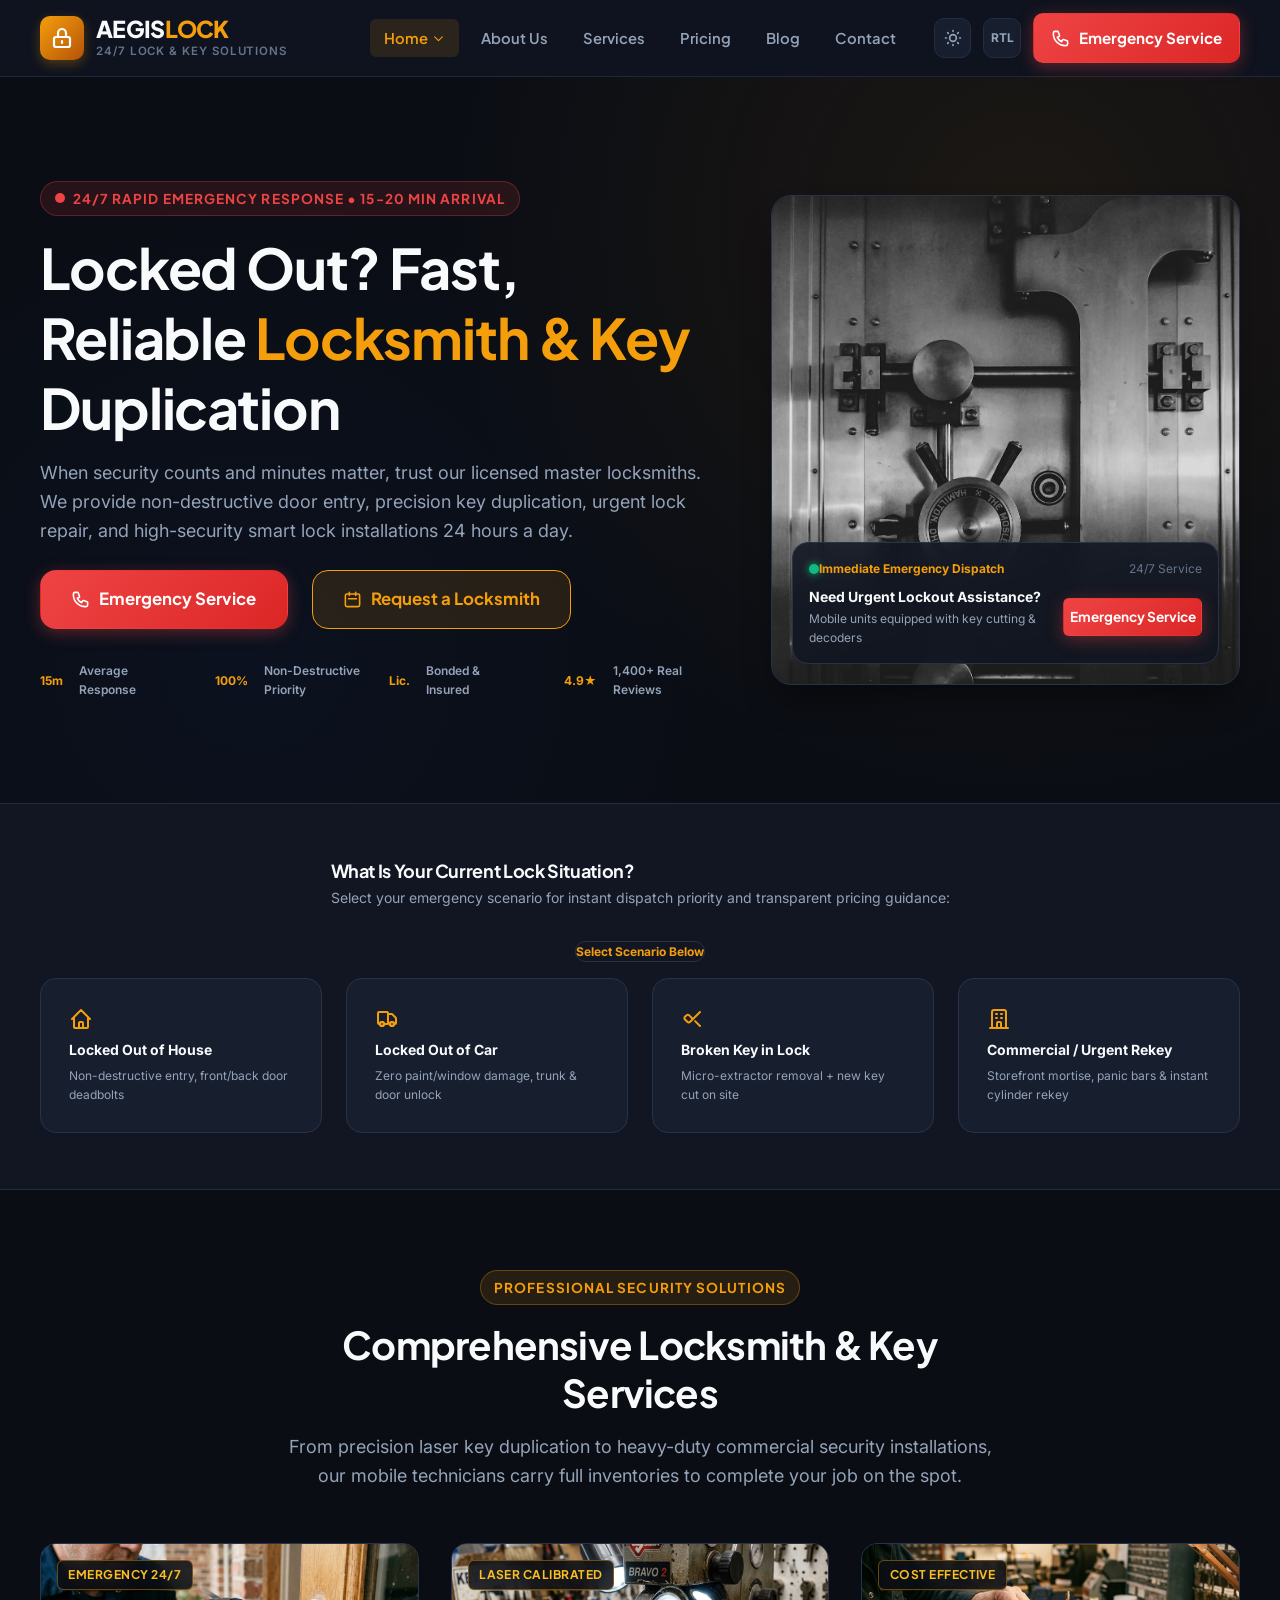
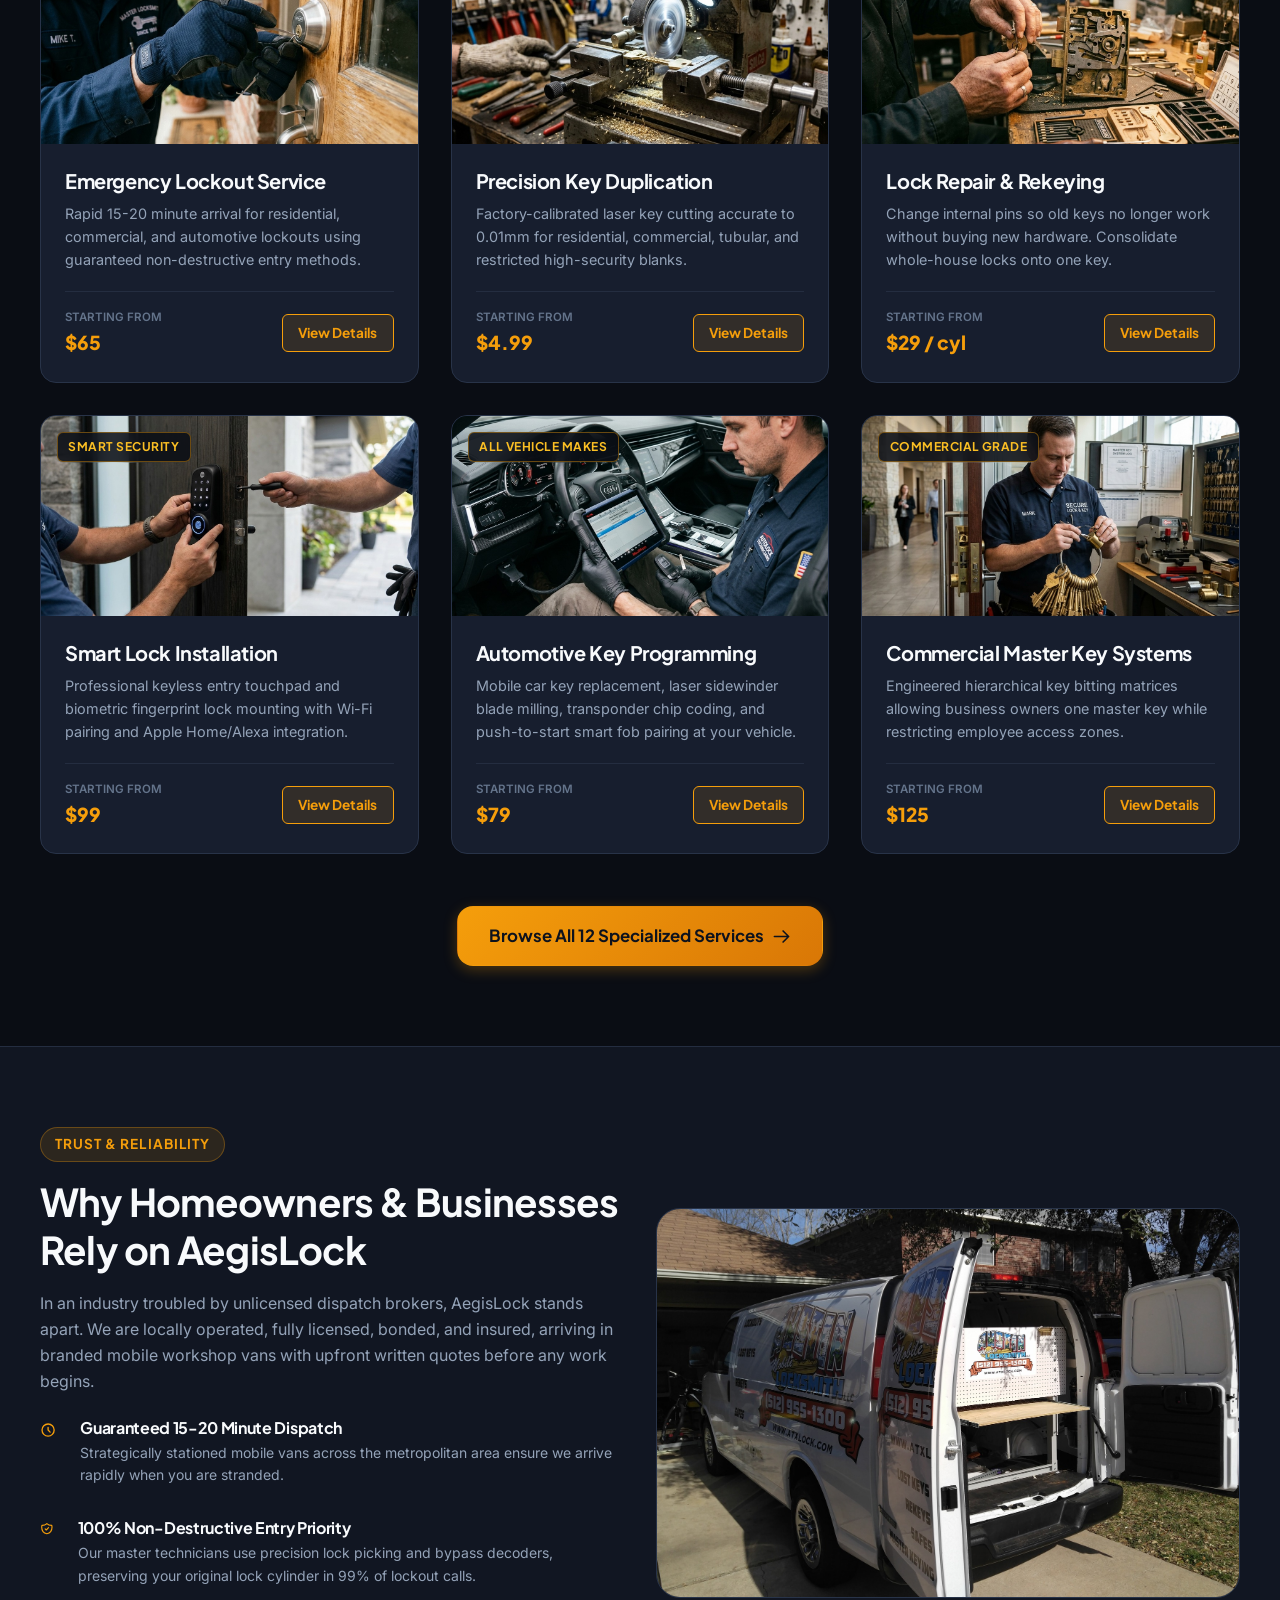
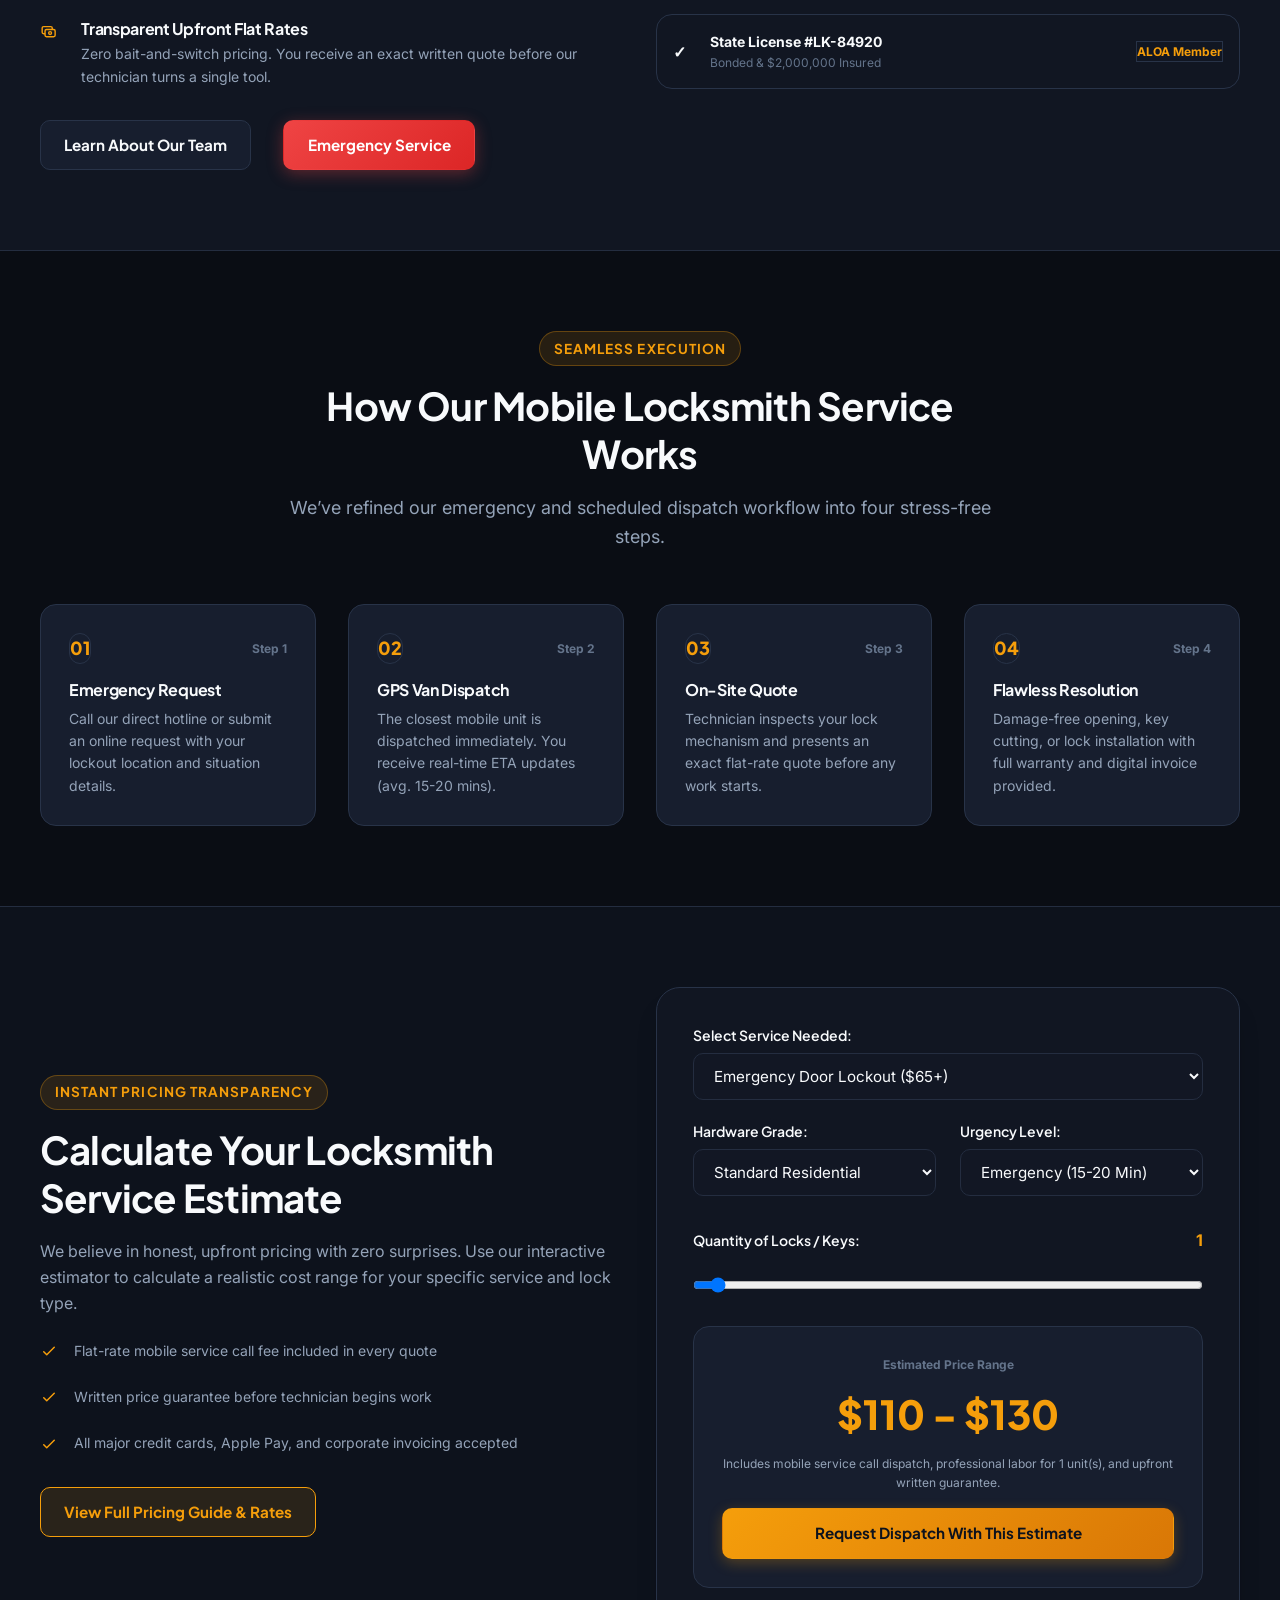
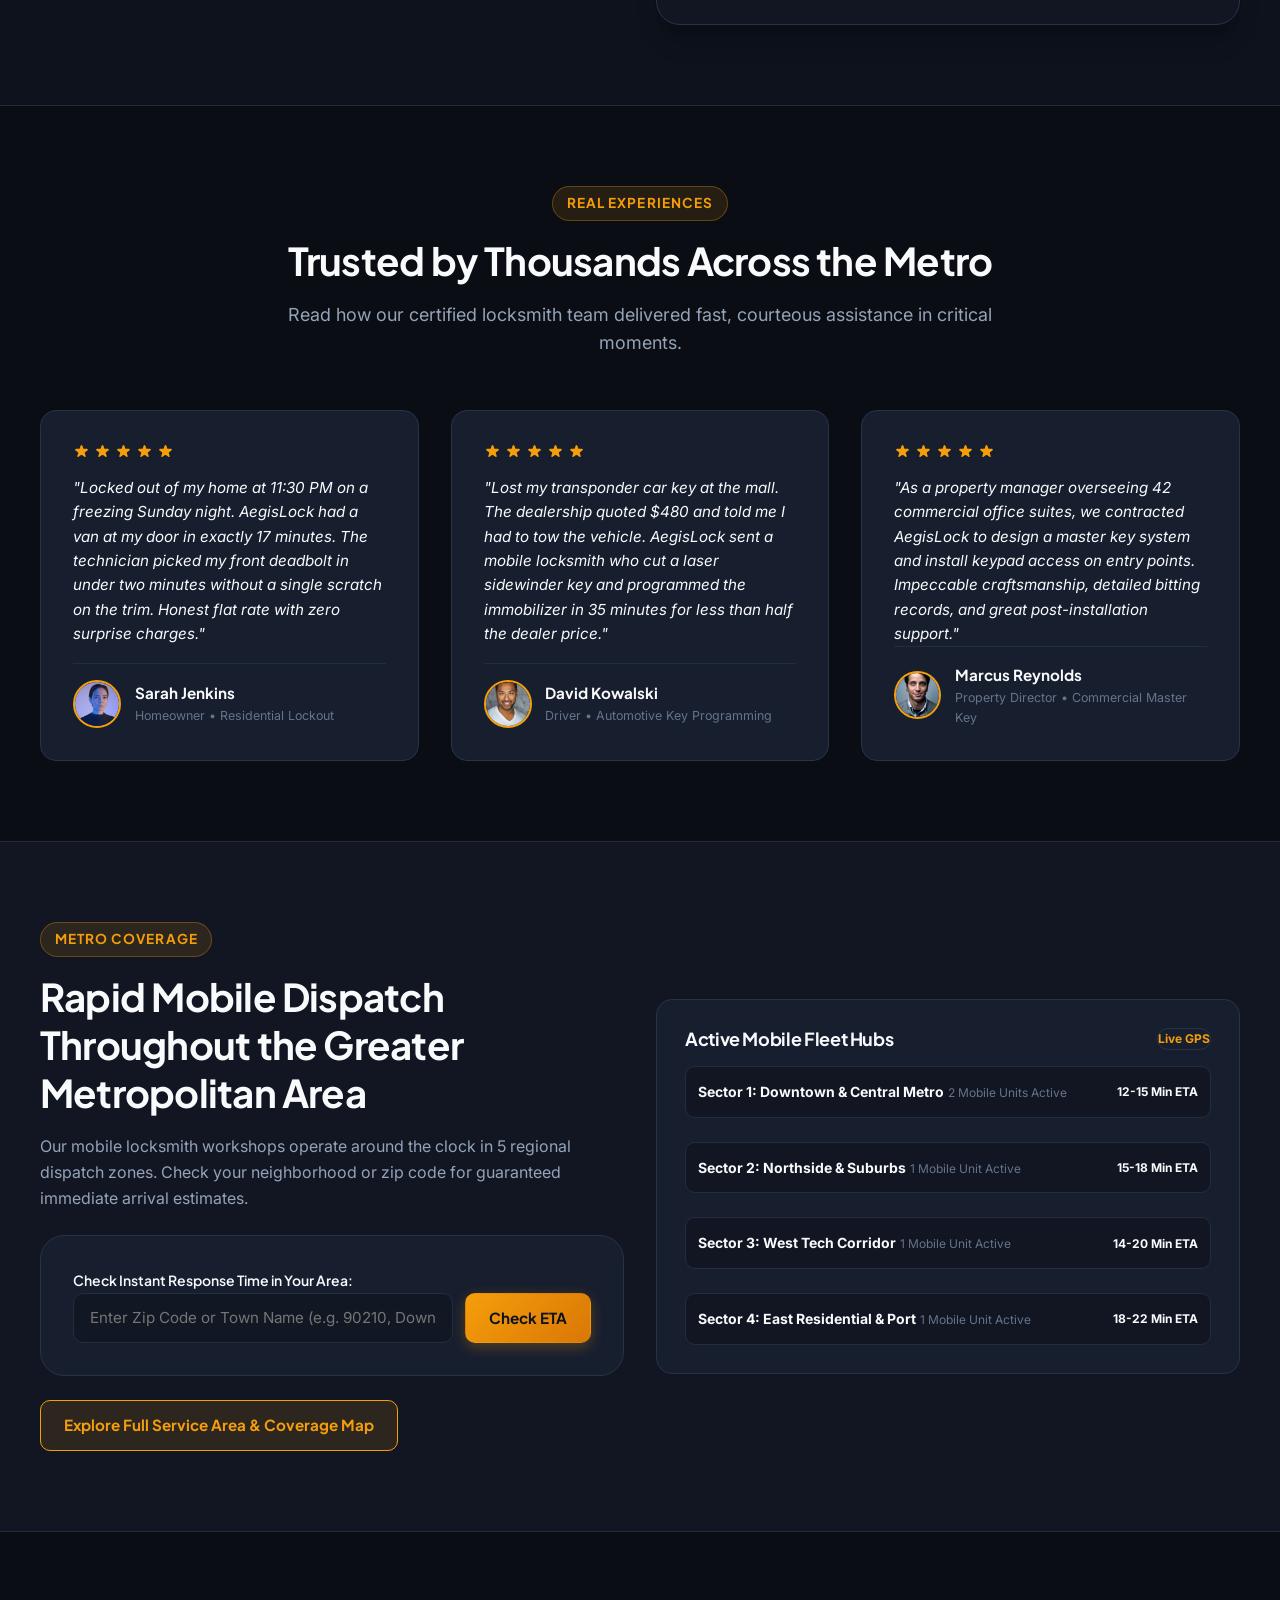
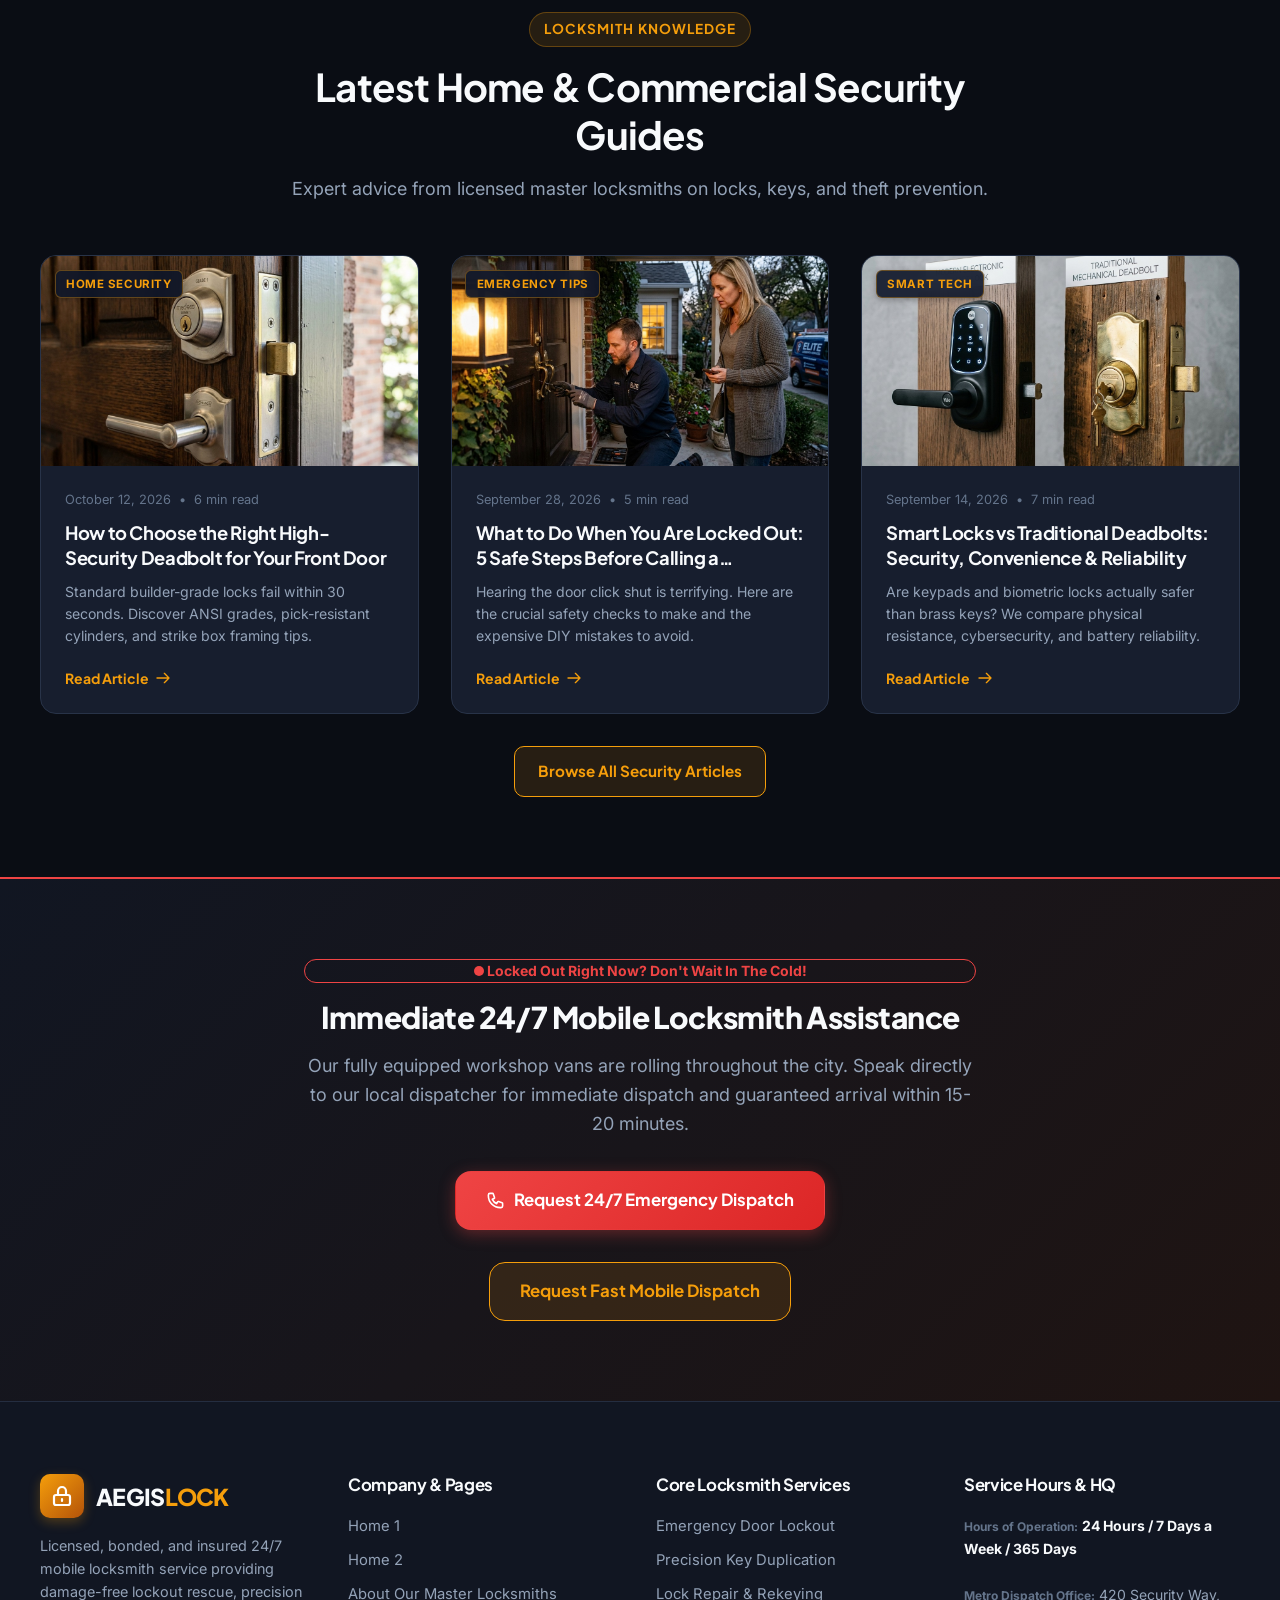
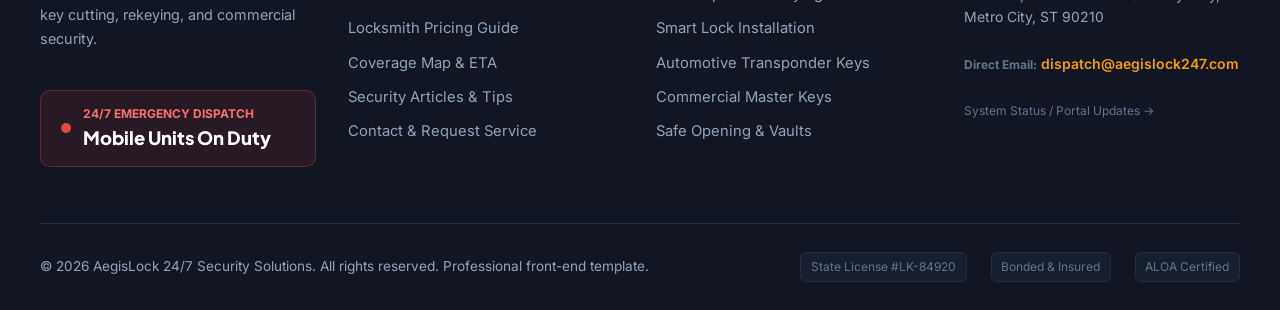
<file: index.html>
<!DOCTYPE html>
<html lang="en" data-theme="dark" dir="ltr">
<head>
  <meta charset="UTF-8">
  <meta name="viewport" content="width=device-width, initial-scale=1.0">
  <title>AegisLock 24/7 | Emergency Locksmith & Key Duplication Services</title>
  <meta name="description" content="Rapid 24/7 emergency locksmith and precision key duplication service. 15-20 min arrival for residential, commercial, automotive lockouts, rekeying, and smart lock installations.">
    <link rel="icon" type="image/svg+xml" href="assets/images/favicon.svg">
  <link rel="alternate icon" type="image/png" href="assets/images/favicon.png">
  
  <!-- CSS Stylesheets -->
  <link rel="stylesheet" href="assets/css/main.css">
  <link rel="stylesheet" href="assets/css/components.css">
  <link rel="stylesheet" href="assets/css/responsive.css">
</head>
<body>

  <!-- Main Navigation Header -->
  <header class="site-header">
    <div class="container">
      <nav class="navbar" aria-label="Main Navigation">
        <!-- Logo -->
        <a href="index.html" class="brand-logo" id="main-nav-logo">
          <div class="brand-icon">
            <svg fill="none" stroke="currentColor" viewBox="0 0 24 24" aria-hidden="true"><path stroke-linecap="round" stroke-linejoin="round" stroke-width="2.2" d="M12 15v2m-6 4h12a2 2 0 002-2v-6a2 2 0 00-2-2H6a2 2 0 00-2 2v6a2 2 0 002 2zm10-10V7a4 4 0 00-8 0v4h8z"/></svg>
          </div>
          <div class="brand-text">
            <span class="brand-name">AEGIS<span>LOCK</span></span>
            <span class="brand-tagline">24/7 Lock & Key Solutions</span>
          </div>
        </a>

        <!-- Desktop Navigation Menu -->
        <ul class="nav-menu">
          <li class="nav-item">
            <a href="index.html" class="nav-link active">Home <svg width="14" height="14" fill="none" stroke="currentColor" viewBox="0 0 24 24"><path stroke-linecap="round" stroke-linejoin="round" stroke-width="2" d="M19 9l-7 7-7-7"/></svg></a>
            <div class="nav-dropdown">
              <a href="index.html" class="dropdown-link active"><span>Home 1</span></a>
              <a href="home-2.html" class="dropdown-link"><span>Home 2</span></a>
            </div>
          </li>
          <li class="nav-item"><a href="about.html" class="nav-link">About Us</a></li>
          <li class="nav-item"><a href="services.html" class="nav-link">Services</a></li>
          <li class="nav-item"><a href="pricing.html" class="nav-link">Pricing</a></li>
          <li class="nav-item"><a href="blog.html" class="nav-link">Blog</a></li>
          <li class="nav-item"><a href="contact.html" class="nav-link">Contact</a></li>
        </ul>

        <!-- Header Actions: Theme, RTL, Emergency Call CTA -->
        <div class="header-actions">
          <!-- Theme Toggle -->
          <button type="button" class="control-btn js-theme-toggle" aria-label="Toggle Dark/Light Mode" title="Toggle Theme">
            <svg class="icon-sun" fill="none" stroke="currentColor" viewBox="0 0 24 24" aria-hidden="true"><path stroke-linecap="round" stroke-linejoin="round" stroke-width="2" d="M12 3v1m0 16v1m9-9h-1M4 12H3m15.364 6.364l-.707-.707M6.343 6.343l-.707-.707m12.728 0l-.707.707M6.343 17.657l-.707.707M16 12a4 4 0 11-8 0 4 4 0 018 0z"/></svg>
            <svg class="icon-moon" style="display: none;" fill="none" stroke="currentColor" viewBox="0 0 24 24" aria-hidden="true"><path stroke-linecap="round" stroke-linejoin="round" stroke-width="2" d="M20.354 15.354A9 9 0 018.646 3.646 9.003 9.003 0 0012 21a9.003 9.003 0 008.354-5.646z"/></svg>
          </button>

          <!-- RTL Toggle -->
          <button type="button" class="control-btn js-rtl-toggle" aria-label="Toggle Text Direction" title="Toggle RTL/LTR">
            <span class="rtl-label font-bold text-xs">RTL</span>
          </button>

          <!-- 24/7 Emergency Service CTA -->
          <a href="contact.html" class="btn btn-emergency btn-emergency-pulse">
            <svg fill="none" stroke="currentColor" viewBox="0 0 24 24" aria-hidden="true"><path stroke-linecap="round" stroke-linejoin="round" stroke-width="2" d="M3 5a2 2 0 012-2h3.28a1 1 0 01.948.684l1.498 4.493a1 1 0 01-.502 1.21l-2.257 1.13a11.042 11.042 0 005.516 5.516l1.13-2.257a1 1 0 011.21-.502l4.493 1.498a1 1 0 01.684.949V19a2 2 0 01-2 2h-1C9.716 21 3 14.284 3 6V5z"/></svg>
            <span>Emergency Service</span>
          </a>

          <!-- Mobile Nav Hamburger -->
          <button type="button" class="mobile-nav-toggle" aria-label="Open Mobile Menu">
            <svg fill="none" stroke="currentColor" viewBox="0 0 24 24" aria-hidden="true"><path stroke-linecap="round" stroke-linejoin="round" stroke-width="2" d="M4 6h16M4 12h16M4 18h16"/></svg>
          </button>
        </div>
      </nav>
    </div>
  </header>

  <!-- Mobile Navigation Off-Canvas Drawer -->
  <div class="mobile-nav-backdrop" aria-hidden="true">
    <div class="mobile-nav-drawer" role="dialog" aria-modal="true" aria-label="Mobile Navigation">
      <div class="mobile-drawer-header">
        <a href="index.html" class="brand-logo">
          <div class="brand-icon">
            <svg fill="none" stroke="currentColor" viewBox="0 0 24 24"><path stroke-linecap="round" stroke-linejoin="round" stroke-width="2.2" d="M12 15v2m-6 4h12a2 2 0 002-2v-6a2 2 0 00-2-2H6a2 2 0 00-2 2v6a2 2 0 002 2zm10-10V7a4 4 0 00-8 0v4h8z"/></svg>
          </div>
          <span class="brand-name">AEGIS<span>LOCK</span></span>
        </a>
        <button type="button" class="modal-close-btn mobile-drawer-close" aria-label="Close Mobile Menu">
          <svg width="22" height="22" fill="none" stroke="currentColor" viewBox="0 0 24 24"><path stroke-linecap="round" stroke-linejoin="round" stroke-width="2" d="M6 18L18 6M6 6l12 12"/></svg>
        </button>
      </div>

      <nav class="mobile-nav-links">
        <div class="mobile-nav-dropdown">
          <button type="button" class="mobile-nav-link mobile-dropdown-toggle active" aria-expanded="false" aria-controls="mobile-home-menu">
            <span>Home</span>
            <svg class="mobile-dropdown-arrow" width="16" height="16" fill="none" stroke="currentColor" viewBox="0 0 24 24">
              <path stroke-linecap="round" stroke-linejoin="round" stroke-width="2" d="M19 9l-7 7-7-7"/>
            </svg>
          </button>
          <div class="mobile-dropdown-menu" id="mobile-home-menu">
            <a href="index.html" class="mobile-dropdown-link active"><span>Home 1</span></a>
            <a href="home-2.html" class="mobile-dropdown-link"><span>Home 2</span></a>
          </div>
        </div>
        <a href="about.html" class="mobile-nav-link">About Us</a>
        <a href="services.html" class="mobile-nav-link">Services</a>
        <a href="pricing.html" class="mobile-nav-link">Pricing</a>
        <a href="blog.html" class="mobile-nav-link">Blog</a>
        <a href="contact.html" class="mobile-nav-link">Contact Us</a>
      </nav>

      <div class="mt-auto pt-6 border-t border-subtle flex flex-col gap-3">
        <a href="contact.html" class="btn btn-emergency btn-block">
          <svg width="18" height="18" fill="none" stroke="currentColor" viewBox="0 0 24 24"><path stroke-linecap="round" stroke-linejoin="round" stroke-width="2" d="M3 5a2 2 0 012-2h3.28a1 1 0 01.948.684l1.498 4.493a1 1 0 01-.502 1.21l-2.257 1.13a11.042 11.042 0 005.516 5.516l1.13-2.257a1 1 0 011.21-.502l4.493 1.498a1 1 0 01.684.949V19a2 2 0 01-2 2h-1C9.716 21 3 14.284 3 6V5z"/></svg>
          24/7 Emergency Service
        </a>
        <button type="button" class="btn btn-primary btn-block js-open-emergency-modal" data-service-context="Mobile Menu Request">
          Request Mobile Locksmith
        </button>
      </div>
    </div>
  </div>

  <main id="main-content">
    <!-- HERO SECTION -->
    <section class="section-py-lg hero-section relative overflow-hidden" style="background: radial-gradient(circle at 80% 20%, rgba(245, 158, 11, 0.08), transparent 50%), radial-gradient(circle at 20% 80%, rgba(37, 99, 235, 0.05), transparent 40%);">
      <div class="container">
        <div class="grid home1-hero-grid items-center">
          <!-- Hero Text -->
          <div class="hero-content">
            <div class="section-eyebrow eyebrow-emergency">
              <span class="emergency-dot" aria-hidden="true"></span>
              24/7 Rapid Emergency Response • 15-20 Min Arrival
            </div>
            <h1 class="mb-4">
              Locked Out? Fast, Reliable <span class="text-amber">Locksmith & Key</span> Duplication
            </h1>
            <p class="text-lg text-secondary mb-6 leading-relaxed">
              When security counts and minutes matter, trust our licensed master locksmiths. We provide non-destructive door entry, precision key duplication, urgent lock repair, and high-security smart lock installations 24 hours a day.
            </p>

            <div class="hero-actions flex items-center gap-3 mb-8">
              <a href="contact.html" class="btn btn-emergency btn-lg btn-emergency-pulse">
                <svg fill="none" stroke="currentColor" viewBox="0 0 24 24" aria-hidden="true"><path stroke-linecap="round" stroke-linejoin="round" stroke-width="2" d="M3 5a2 2 0 012-2h3.28a1 1 0 01.948.684l1.498 4.493a1 1 0 01-.502 1.21l-2.257 1.13a11.042 11.042 0 005.516 5.516l1.13-2.257a1 1 0 011.21-.502l4.493 1.498a1 1 0 01.684.949V19a2 2 0 01-2 2h-1C9.716 21 3 14.284 3 6V5z"/></svg>
                Emergency Service
              </a>
              <button type="button" class="btn btn-outline-amber btn-lg js-open-emergency-modal" data-service-context="Hero Booking Request">
                <svg fill="none" stroke="currentColor" viewBox="0 0 24 24" aria-hidden="true"><path stroke-linecap="round" stroke-linejoin="round" stroke-width="2" d="M8 7V3m8 4V3m-9 8h10M5 21h14a2 2 0 002-2V7a2 2 0 00-2-2H5a2 2 0 00-2 2v12a2 2 0 002 2z"/></svg>
                Request a Locksmith
              </button>
            </div>

            <!-- Trust Strip Badges -->
            <div class="grid grid-4 trust-strip-items gap-3 pt-6 border-t border-subtle">
              <div class="flex items-center gap-2">
                <div class="w-8 h-8 rounded-full bg-amber-soft text-amber flex items-center justify-center font-bold text-xs">15m</div>
                <div class="text-xs font-semibold text-secondary">Average<br>Response</div>
              </div>
              <div class="flex items-center gap-2">
                <div class="w-8 h-8 rounded-full bg-amber-soft text-amber flex items-center justify-center font-bold text-xs">100%</div>
                <div class="text-xs font-semibold text-secondary">Non-Destructive<br>Priority</div>
              </div>
              <div class="flex items-center gap-2">
                <div class="w-8 h-8 rounded-full bg-amber-soft text-amber flex items-center justify-center font-bold text-xs">Lic.</div>
                <div class="text-xs font-semibold text-secondary">Bonded &amp;<br>Insured</div>
              </div>
              <div class="flex items-center gap-2">
                <div class="w-8 h-8 rounded-full bg-amber-soft text-amber flex items-center justify-center font-bold text-xs">4.9★</div>
                <div class="text-xs font-semibold text-secondary">1,400+ Real<br>Reviews</div>
              </div>
            </div>
          </div>

          <!-- Hero Media & Quick Request Widget -->
          <div class="hero-visual home1-hero-visual relative">
            <div class="home1-hero-media-card rounded-2xl overflow-hidden border border-card shadow-xl relative">
              <img src="assets/images/hero-locksmith.jpg" alt="Master Locksmith technician working on a high-security lock cylinder" class="home1-hero-img w-full h-full object-cover">
              
              <!-- Floating Live Dispatch Card -->
              <div class="absolute bottom-4 inset-inline-start-4 inset-inline-end-4 p-4 rounded-xl bg-surface border border-card shadow-xl home1-floating-dispatch" style="background: var(--bg-glass); backdrop-filter: blur(12px);">
                <div class="flex items-center justify-between mb-2">
                  <span class="text-xs font-bold uppercase tracking-wider text-amber flex items-center gap-1.5">
                    <span class="live-indicator-dot"></span>
                    Immediate Emergency Dispatch
                  </span>
                  <span class="text-xs font-mono text-muted">24/7 Service</span>
                </div>
                <div class="flex items-center justify-between gap-2 home1-floating-dispatch-row">
                  <div>
                    <div class="text-sm font-bold text-main">Need Urgent Lockout Assistance?</div>
                    <div class="text-xs text-secondary">Mobile units equipped with key cutting &amp; decoders</div>
                  </div>
                  <a href="contact.html" class="btn btn-emergency btn-sm whitespace-nowrap">Emergency Service</a>
                </div>
              </div>
            </div>
          </div>
        </div>
      </div>
    </section>

    <!-- RAPID EMERGENCY INCIDENT SELECTOR -->
    <section class="section-py-sm" style="background: var(--bg-surface); border-block: 1px solid var(--border-subtle);">
      <div class="container">
        <div class="flex flex-col md:flex-row items-center justify-between gap-4 mb-4">
          <div>
            <h3 class="text-lg font-bold mb-1">What Is Your Current Lock Situation?</h3>
            <p class="text-sm text-secondary mb-0">Select your emergency scenario for instant dispatch priority and transparent pricing guidance:</p>
          </div>
          <span class="badge py-1 px-3 rounded-full text-xs font-bold bg-amber-soft text-amber border border-amber">Select Scenario Below</span>
        </div>

        <div class="grid grid-4 gap-3">
          <button type="button" class="card p-4 text-start js-open-emergency-modal" data-service-context="Emergency: House Lockout" style="cursor: pointer;">
            <div class="text-amber mb-2">
              <svg width="24" height="24" fill="none" stroke="currentColor" viewBox="0 0 24 24"><path stroke-linecap="round" stroke-linejoin="round" stroke-width="2" d="M3 12l2-2m0 0l7-7 7 7M5 10v10a1 1 0 001 1h3m10-11l2 2m-2-2v10a1 1 0 01-1 1h-3m-6 0a1 1 0 001-1v-4a1 1 0 011-1h2a1 1 0 011 1v4a1 1 0 001 1m-6 0h6"/></svg>
            </div>
            <div class="font-bold text-main text-sm mb-1">Locked Out of House</div>
            <div class="text-xs text-secondary">Non-destructive entry, front/back door deadbolts</div>
          </button>

          <button type="button" class="card p-4 text-start js-open-emergency-modal" data-service-context="Emergency: Car Lockout / Lost Keys" style="cursor: pointer;">
            <div class="text-amber mb-2">
              <svg width="24" height="24" fill="none" stroke="currentColor" viewBox="0 0 24 24"><path stroke-linecap="round" stroke-linejoin="round" stroke-width="2" d="M9 17a2 2 0 11-4 0 2 2 0 014 0zM19 17a2 2 0 11-4 0 2 2 0 014 0z"/><path stroke-linecap="round" stroke-linejoin="round" stroke-width="2" d="M13 16V6a1 1 0 00-1-1H4a1 1 0 00-1 1v10a1 1 0 001 1h1m8-1a1 1 0 01-1 1H9m4-1V8a1 1 0 011-1h2.586a1 1 0 01.707.293l3.414 3.414a1 1 0 01.293.707V16a1 1 0 01-1 1h-1m-6-1a1 1 0 001 1h1M5 17a2 2 0 104 0m-4 0a2 2 0 114 0m6 0a2 2 0 104 0m-4 0a2 2 0 114 0"/></svg>
            </div>
            <div class="font-bold text-main text-sm mb-1">Locked Out of Car</div>
            <div class="text-xs text-secondary">Zero paint/window damage, trunk &amp; door unlock</div>
          </button>

          <button type="button" class="card p-4 text-start js-open-emergency-modal" data-service-context="Emergency: Snapped / Broken Key in Cylinder" style="cursor: pointer;">
            <div class="text-amber mb-2">
              <svg width="24" height="24" fill="none" stroke="currentColor" viewBox="0 0 24 24"><path stroke-linecap="round" stroke-linejoin="round" stroke-width="2" d="M14.121 14.121L19 19m-7-7l7-7m-7 7l-2.828 2.829a2 2 0 01-2.829 0L4 12.586a2 2 0 010-2.829l1.414-1.414a2 2 0 012.829 0L11.07 11.17z"/></svg>
            </div>
            <div class="font-bold text-main text-sm mb-1">Broken Key in Lock</div>
            <div class="text-xs text-secondary">Micro-extractor removal + new key cut on site</div>
          </button>

          <button type="button" class="card p-4 text-start js-open-emergency-modal" data-service-context="Emergency: Commercial Lock Jammed / Break-In Repair" style="cursor: pointer;">
            <div class="text-amber mb-2">
              <svg width="24" height="24" fill="none" stroke="currentColor" viewBox="0 0 24 24"><path stroke-linecap="round" stroke-linejoin="round" stroke-width="2" d="M19 21V5a2 2 0 00-2-2H7a2 2 0 00-2 2v16m14 0h2m-2 0h-5m-9 0H3m2 0h5M9 7h1m-1 4h1m4-4h1m-1 4h1m-5 10v-5a1 1 0 011-1h2a1 1 0 011 1v5m-4 0h4"/></svg>
            </div>
            <div class="font-bold text-main text-sm mb-1">Commercial / Urgent Rekey</div>
            <div class="text-xs text-secondary">Storefront mortise, panic bars &amp; instant cylinder rekey</div>
          </button>
        </div>
      </div>
    </section>

    <!-- CORE SERVICES SHOWCASE -->
    <section class="section-py" id="featured-services">
      <div class="container">
        <div class="section-header text-center">
          <span class="section-eyebrow">Professional Security Solutions</span>
          <h2 class="section-title">Comprehensive Locksmith &amp; Key Services</h2>
          <p class="section-subtitle">From precision laser key duplication to heavy-duty commercial security installations, our mobile technicians carry full inventories to complete your job on the spot.</p>
        </div>

        <div class="grid grid-3 gap-4">
          <!-- Service Card 1 -->
          <article class="service-card">
            <div class="service-card-media">
              <img src="assets/images/services/emergency-lockout-new.jpg" alt="24/7 Emergency Lockout Service" loading="lazy">
              <span class="service-card-badge">Emergency 24/7</span>
            </div>
            <div class="service-card-body">
              <h3 class="service-card-title">Emergency Lockout Service</h3>
              <p class="service-card-desc">Rapid 15-20 minute arrival for residential, commercial, and automotive lockouts using guaranteed non-destructive entry methods.</p>
              <div class="service-card-meta">
                <div class="service-price">
                  <span class="service-price-label">Starting From</span>
                  <span class="service-price-val">$65</span>
                </div>
                <a href="service-details.html?service=emergency-lockout" class="btn btn-outline-amber btn-sm">View Details</a>
              </div>
            </div>
          </article>

          <!-- Service Card 2 -->
          <article class="service-card">
            <div class="service-card-media">
              <img src="assets/images/services/key-cutting-new.jpg" alt="Precision Key Duplication" loading="lazy">
              <span class="service-card-badge">Laser Calibrated</span>
            </div>
            <div class="service-card-body">
              <h3 class="service-card-title">Precision Key Duplication</h3>
              <p class="service-card-desc">Factory-calibrated laser key cutting accurate to 0.01mm for residential, commercial, tubular, and restricted high-security blanks.</p>
              <div class="service-card-meta">
                <div class="service-price">
                  <span class="service-price-label">Starting From</span>
                  <span class="service-price-val">$4.99</span>
                </div>
                <a href="service-details.html?service=key-duplication" class="btn btn-outline-amber btn-sm">View Details</a>
              </div>
            </div>
          </article>

          <!-- Service Card 3 -->
          <article class="service-card">
            <div class="service-card-media">
              <img src="assets/images/services/lock-rekeying-new.jpg" alt="Lock Repair and Rekeying" loading="lazy">
              <span class="service-card-badge">Cost Effective</span>
            </div>
            <div class="service-card-body">
              <h3 class="service-card-title">Lock Repair &amp; Rekeying</h3>
              <p class="service-card-desc">Change internal pins so old keys no longer work without buying new hardware. Consolidate whole-house locks onto one key.</p>
              <div class="service-card-meta">
                <div class="service-price">
                  <span class="service-price-label">Starting From</span>
                  <span class="service-price-val">$29 / cyl</span>
                </div>
                <a href="service-details.html?service=lock-repair-rekeying" class="btn btn-outline-amber btn-sm">View Details</a>
              </div>
            </div>
          </article>

          <!-- Service Card 4 -->
          <article class="service-card">
            <div class="service-card-media">
              <img src="assets/images/services/smart-lock-installation-new.jpg" alt="Smart Lock Installation" loading="lazy">
              <span class="service-card-badge">Smart Security</span>
            </div>
            <div class="service-card-body">
              <h3 class="service-card-title">Smart Lock Installation</h3>
              <p class="service-card-desc">Professional keyless entry touchpad and biometric fingerprint lock mounting with Wi-Fi pairing and Apple Home/Alexa integration.</p>
              <div class="service-card-meta">
                <div class="service-price">
                  <span class="service-price-label">Starting From</span>
                  <span class="service-price-val">$99</span>
                </div>
                <a href="service-details.html?service=smart-lock-installation" class="btn btn-outline-amber btn-sm">View Details</a>
              </div>
            </div>
          </article>

          <!-- Service Card 5 -->
          <article class="service-card">
            <div class="service-card-media">
              <img src="assets/images/services/automotive-key-programming-new.jpg" alt="Automotive and Transponder Key Programming" loading="lazy">
              <span class="service-card-badge">All Vehicle Makes</span>
            </div>
            <div class="service-card-body">
              <h3 class="service-card-title">Automotive Key Programming</h3>
              <p class="service-card-desc">Mobile car key replacement, laser sidewinder blade milling, transponder chip coding, and push-to-start smart fob pairing at your vehicle.</p>
              <div class="service-card-meta">
                <div class="service-price">
                  <span class="service-price-label">Starting From</span>
                  <span class="service-price-val">$79</span>
                </div>
                <a href="service-details.html?service=automotive-keys" class="btn btn-outline-amber btn-sm">View Details</a>
              </div>
            </div>
          </article>

          <!-- Service Card 6 -->
          <article class="service-card">
            <div class="service-card-media">
              <img src="assets/images/services/commercial-master-key-new.jpg" alt="Commercial Master Key Systems" loading="lazy">
              <span class="service-card-badge">Commercial Grade</span>
            </div>
            <div class="service-card-body">
              <h3 class="service-card-title">Commercial Master Key Systems</h3>
              <p class="service-card-desc">Engineered hierarchical key bitting matrices allowing business owners one master key while restricting employee access zones.</p>
              <div class="service-card-meta">
                <div class="service-price">
                  <span class="service-price-label">Starting From</span>
                  <span class="service-price-val">$125</span>
                </div>
                <a href="service-details.html?service=commercial-master-key" class="btn btn-outline-amber btn-sm">View Details</a>
              </div>
            </div>
          </article>
        </div>

        <div class="services-browse-wrap text-center">
          <a href="services.html" class="btn btn-primary btn-lg">
            Browse All 12 Specialized Services
            <svg fill="none" stroke="currentColor" viewBox="0 0 24 24"><path stroke-linecap="round" stroke-linejoin="round" stroke-width="2" d="M14 5l7 7m0 0l-7 7m7-7H3"/></svg>
          </a>
        </div>
      </div>
    </section>

    <!-- WHY CHOOSE US (TRUST & STANDARDS) -->
    <section class="section-py" style="background: var(--bg-surface); border-block: 1px solid var(--border-subtle);">
      <div class="container">
        <div class="grid grid-2 items-center gap-4">
          <div>
            <span class="section-eyebrow">Trust &amp; Reliability</span>
            <h2 class="mb-4">Why Homeowners &amp; Businesses Rely on AegisLock</h2>
            <p class="text-secondary mb-6 leading-relaxed">
              In an industry troubled by unlicensed dispatch brokers, AegisLock stands apart. We are locally operated, fully licensed, bonded, and insured, arriving in branded mobile workshop vans with upfront written quotes before any work begins.
            </p>

            <div class="flex flex-col gap-4 mb-8">
              <div class="flex items-start gap-3">
                <div class="w-10 h-10 rounded-lg bg-amber-soft text-amber flex items-center justify-center flex-shrink-0 mt-1">
                  <svg width="22" height="22" fill="none" stroke="currentColor" viewBox="0 0 24 24"><path stroke-linecap="round" stroke-linejoin="round" stroke-width="2" d="M12 8v4l3 3m6-3a9 9 0 11-18 0 9 9 0 0118 0z"/></svg>
                </div>
                <div>
                  <h4 class="text-base font-bold mb-1">Guaranteed 15-20 Minute Dispatch</h4>
                  <p class="text-sm text-secondary mb-0">Strategically stationed mobile vans across the metropolitan area ensure we arrive rapidly when you are stranded.</p>
                </div>
              </div>

              <div class="flex items-start gap-3">
                <div class="w-10 h-10 rounded-lg bg-amber-soft text-amber flex items-center justify-center flex-shrink-0 mt-1">
                  <svg width="22" height="22" fill="none" stroke="currentColor" viewBox="0 0 24 24"><path stroke-linecap="round" stroke-linejoin="round" stroke-width="2" d="M9 12l2 2 4-4m5.618-4.016A11.955 11.955 0 0112 2.944a11.955 11.955 0 01-8.618 3.04A12.02 12.02 0 003 9c0 5.591 3.824 10.29 9 11.622 5.176-1.332 9-6.03 9-11.622 0-1.042-.133-2.052-.382-3.016z"/></svg>
                </div>
                <div>
                  <h4 class="text-base font-bold mb-1">100% Non-Destructive Entry Priority</h4>
                  <p class="text-sm text-secondary mb-0">Our master technicians use precision lock picking and bypass decoders, preserving your original lock cylinder in 99% of lockout calls.</p>
                </div>
              </div>

              <div class="flex items-start gap-3">
                <div class="w-10 h-10 rounded-lg bg-amber-soft text-amber flex items-center justify-center flex-shrink-0 mt-1">
                  <svg width="22" height="22" fill="none" stroke="currentColor" viewBox="0 0 24 24"><path stroke-linecap="round" stroke-linejoin="round" stroke-width="2" d="M17 9V7a2 2 0 00-2-2H5a2 2 0 00-2 2v6a2 2 0 002 2h2m2 4h10a2 2 0 002-2v-6a2 2 0 00-2-2H9a2 2 0 00-2 2v6a2 2 0 002 2zm7-5a2 2 0 11-4 0 2 2 0 014 0z"/></svg>
                </div>
                <div>
                  <h4 class="text-base font-bold mb-1">Transparent Upfront Flat Rates</h4>
                  <p class="text-sm text-secondary mb-0">Zero bait-and-switch pricing. You receive an exact written quote before our technician turns a single tool.</p>
                </div>
              </div>
            </div>

            <div class="flex items-center gap-4">
              <a href="about.html" class="btn btn-secondary">Learn About Our Team</a>
              <a href="contact.html" class="btn btn-emergency">Emergency Service</a>
            </div>
          </div>

          <!-- Feature Image Composition -->
          <div class="relative">
            <div class="rounded-2xl overflow-hidden border border-card shadow-xl">
              <img src="assets/images/emergency-van.jpg" alt="AegisLock 24/7 Mobile Locksmith Workshop Van" class="w-full h-auto object-cover">
            </div>
            <!-- Credential Callout Box -->
            <div class="p-4 rounded-xl bg-surface border border-card shadow-xl mt-4 flex items-center justify-between flex-wrap gap-3">
              <div class="flex items-center gap-3">
                <div class="w-10 h-10 rounded-full bg-amber text-inverse font-heading font-extrabold flex items-center justify-center">✓</div>
                <div>
                  <div class="font-bold text-sm text-main">State License #LK-84920</div>
                  <div class="text-xs text-muted">Bonded &amp; $2,000,000 Insured</div>
                </div>
              </div>
              <span class="text-xs font-bold text-amber bg-amber-soft py-1 px-2.5 rounded border border-amber">ALOA Member</span>
            </div>
          </div>
        </div>
      </div>
    </section>

    <!-- 4-STEP SERVICE PROCESS -->
    <section class="section-py">
      <div class="container">
        <div class="section-header text-center">
          <span class="section-eyebrow">Seamless Execution</span>
          <h2 class="section-title">How Our Mobile Locksmith Service Works</h2>
          <p class="section-subtitle">We’ve refined our emergency and scheduled dispatch workflow into four stress-free steps.</p>
        </div>

        <div class="grid grid-4 gap-4">
          <div class="card p-6 flex flex-col justify-between">
            <div>
              <div class="flex items-center justify-between mb-4">
                <span class="w-12 h-12 rounded-xl bg-amber-soft border border-amber text-amber font-heading font-extrabold text-lg flex items-center justify-center">01</span>
                <span class="text-xs font-bold text-muted uppercase tracking-wider">Step 1</span>
              </div>
              <h3 class="text-base font-bold mb-2">Emergency Request</h3>
              <p class="text-sm text-secondary mb-0">Call our direct hotline or submit an online request with your lockout location and situation details.</p>
            </div>
          </div>

          <div class="card p-6 flex flex-col justify-between">
            <div>
              <div class="flex items-center justify-between mb-4">
                <span class="w-12 h-12 rounded-xl bg-amber-soft border border-amber text-amber font-heading font-extrabold text-lg flex items-center justify-center">02</span>
                <span class="text-xs font-bold text-muted uppercase tracking-wider">Step 2</span>
              </div>
              <h3 class="text-base font-bold mb-2">GPS Van Dispatch</h3>
              <p class="text-sm text-secondary mb-0">The closest mobile unit is dispatched immediately. You receive real-time ETA updates (avg. 15-20 mins).</p>
            </div>
          </div>

          <div class="card p-6 flex flex-col justify-between">
            <div>
              <div class="flex items-center justify-between mb-4">
                <span class="w-12 h-12 rounded-xl bg-amber-soft border border-amber text-amber font-heading font-extrabold text-lg flex items-center justify-center">03</span>
                <span class="text-xs font-bold text-muted uppercase tracking-wider">Step 3</span>
              </div>
              <h3 class="text-base font-bold mb-2">On-Site Quote</h3>
              <p class="text-sm text-secondary mb-0">Technician inspects your lock mechanism and presents an exact flat-rate quote before any work starts.</p>
            </div>
          </div>

          <div class="card p-6 flex flex-col justify-between">
            <div>
              <div class="flex items-center justify-between mb-4">
                <span class="w-12 h-12 rounded-xl bg-amber-soft border border-amber text-amber font-heading font-extrabold text-lg flex items-center justify-center">04</span>
                <span class="text-xs font-bold text-muted uppercase tracking-wider">Step 4</span>
              </div>
              <h3 class="text-base font-bold mb-2">Flawless Resolution</h3>
              <p class="text-sm text-secondary mb-0">Damage-free opening, key cutting, or lock installation with full warranty and digital invoice provided.</p>
            </div>
          </div>
        </div>
      </div>
    </section>

    <!-- INTERACTIVE COST ESTIMATOR PREVIEW -->
    <section class="section-py" style="background: var(--strip-bg); border-block: 1px solid var(--border-subtle);">
      <div class="container">
        <div class="grid grid-2 hero-split-grid items-center gap-4">
          <div>
            <span class="section-eyebrow">Instant Pricing Transparency</span>
            <h2 class="mb-4">Calculate Your Locksmith Service Estimate</h2>
            <p class="text-secondary mb-6 leading-relaxed">
              We believe in honest, upfront pricing with zero surprises. Use our interactive estimator to calculate a realistic cost range for your specific service and lock type.
            </p>

            <ul class="flex flex-col gap-3 mb-8">
              <li class="flex items-center gap-2 text-sm text-secondary">
                <svg width="18" height="18" class="text-amber" fill="none" stroke="currentColor" viewBox="0 0 24 24"><path stroke-linecap="round" stroke-linejoin="round" stroke-width="2" d="M5 13l4 4L19 7"/></svg>
                Flat-rate mobile service call fee included in every quote
              </li>
              <li class="flex items-center gap-2 text-sm text-secondary">
                <svg width="18" height="18" class="text-amber" fill="none" stroke="currentColor" viewBox="0 0 24 24"><path stroke-linecap="round" stroke-linejoin="round" stroke-width="2" d="M5 13l4 4L19 7"/></svg>
                Written price guarantee before technician begins work
              </li>
              <li class="flex items-center gap-2 text-sm text-secondary">
                <svg width="18" height="18" class="text-amber" fill="none" stroke="currentColor" viewBox="0 0 24 24"><path stroke-linecap="round" stroke-linejoin="round" stroke-width="2" d="M5 13l4 4L19 7"/></svg>
                All major credit cards, Apple Pay, and corporate invoicing accepted
              </li>
            </ul>

            <a href="pricing.html" class="btn btn-outline-amber">View Full Pricing Guide &amp; Rates</a>
          </div>

          <!-- Estimator Card Component -->
          <div class="estimator-card">
            <form id="locksmith-estimator-form">
              <div class="form-group">
                <label for="est-service-type" class="form-label">Select Service Needed:</label>
                <select id="est-service-type" class="form-select">
                  <option value="lockout" selected>Emergency Door Lockout ($65+)</option>
                  <option value="rekey">Lock Cylinder Rekeying ($29+)</option>
                  <option value="replace">Deadbolt Replacement ($85+)</option>
                  <option value="smartlock">Smart Lock Installation ($99+)</option>
                  <option value="carkey">Automotive Car Key ($89+)</option>
                  <option value="duplication">Key Duplication ($6+)</option>
                  <option value="safe">Safe Opening ($150+)</option>
                </select>
              </div>

              <div class="grid grid-2 gap-3 mb-3">
                <div class="form-group">
                  <label for="est-lock-type" class="form-label">Hardware Grade:</label>
                  <select id="est-lock-type" class="form-select">
                    <option value="standard" selected>Standard Residential</option>
                    <option value="high-sec">High-Security / Anti-Pick</option>
                    <option value="commercial">Commercial Mortise / Storefront</option>
                  </select>
                </div>

                <div class="form-group">
                  <label for="est-urgency" class="form-label">Urgency Level:</label>
                  <select id="est-urgency" class="form-select">
                    <option value="emergency" selected>Emergency (15-20 Min)</option>
                    <option value="sameday">Same-Day Scheduled</option>
                    <option value="standard">Standard Appointment</option>
                  </select>
                </div>
              </div>

              <div class="form-group mb-4">
                <div class="flex justify-between items-center mb-1">
                  <label for="est-count" class="form-label mb-0">Quantity of Locks / Keys:</label>
                  <span class="font-bold text-amber font-mono" id="est-count-display">1</span>
                </div>
                <input type="range" id="est-count" min="1" max="8" value="1" class="form-control" style="cursor: pointer;">
              </div>

              <!-- Output Box -->
              <div class="estimator-output-panel">
                <span class="text-xs text-muted uppercase font-bold tracking-wider">Estimated Price Range</span>
                <div class="estimator-price-tag" id="est-price-range">$85 - $105</div>
                <p class="text-xs text-secondary mb-4" id="est-breakdown">Includes mobile service dispatch, labor, and upfront guarantee.</p>
                <button type="button" class="btn btn-primary btn-block" id="est-book-btn">Request Dispatch With This Estimate</button>
              </div>
            </form>
          </div>
        </div>
      </div>
    </section>

    <!-- VERIFIED CUSTOMER TESTIMONIALS -->
    <section class="section-py">
      <div class="container">
        <div class="section-header text-center">
          <span class="section-eyebrow">Real Experiences</span>
          <h2 class="section-title">Trusted by Thousands Across the Metro</h2>
          <p class="section-subtitle">Read how our certified locksmith team delivered fast, courteous assistance in critical moments.</p>
        </div>

        <div class="grid grid-3 gap-4">
          <!-- Review 1 -->
          <div class="testimonial-card">
            <div>
              <div class="stars-rating" aria-label="5 out of 5 stars">
                <svg viewBox="0 0 20 20"><path d="M9.049 2.927c.3-.921 1.603-.921 1.902 0l1.07 3.292a1 1 0 00.95.69h3.462c.969 0 1.371 1.24.588 1.81l-2.8 2.034a1 1 0 00-.364 1.118l1.07 3.292c.3.921-.755 1.688-1.54 1.118l-2.8-2.034a1 1 0 00-1.175 0l-2.8 2.034c-.784.57-1.838-.197-1.539-1.118l1.07-3.292a1 1 0 00-.364-1.118L2.98 8.72c-.783-.57-.38-1.81.588-1.81h3.461a1 1 0 00.951-.69l1.07-3.292z"/></svg>
                <svg viewBox="0 0 20 20"><path d="M9.049 2.927c.3-.921 1.603-.921 1.902 0l1.07 3.292a1 1 0 00.95.69h3.462c.969 0 1.371 1.24.588 1.81l-2.8 2.034a1 1 0 00-.364 1.118l1.07 3.292c.3.921-.755 1.688-1.54 1.118l-2.8-2.034a1 1 0 00-1.175 0l-2.8 2.034c-.784.57-1.838-.197-1.539-1.118l1.07-3.292a1 1 0 00-.364-1.118L2.98 8.72c-.783-.57-.38-1.81.588-1.81h3.461a1 1 0 00.951-.69l1.07-3.292z"/></svg>
                <svg viewBox="0 0 20 20"><path d="M9.049 2.927c.3-.921 1.603-.921 1.902 0l1.07 3.292a1 1 0 00.95.69h3.462c.969 0 1.371 1.24.588 1.81l-2.8 2.034a1 1 0 00-.364 1.118l1.07 3.292c.3.921-.755 1.688-1.54 1.118l-2.8-2.034a1 1 0 00-1.175 0l-2.8 2.034c-.784.57-1.838-.197-1.539-1.118l1.07-3.292a1 1 0 00-.364-1.118L2.98 8.72c-.783-.57-.38-1.81.588-1.81h3.461a1 1 0 00.951-.69l1.07-3.292z"/></svg>
                <svg viewBox="0 0 20 20"><path d="M9.049 2.927c.3-.921 1.603-.921 1.902 0l1.07 3.292a1 1 0 00.95.69h3.462c.969 0 1.371 1.24.588 1.81l-2.8 2.034a1 1 0 00-.364 1.118l1.07 3.292c.3.921-.755 1.688-1.54 1.118l-2.8-2.034a1 1 0 00-1.175 0l-2.8 2.034c-.784.57-1.838-.197-1.539-1.118l1.07-3.292a1 1 0 00-.364-1.118L2.98 8.72c-.783-.57-.38-1.81.588-1.81h3.461a1 1 0 00.951-.69l1.07-3.292z"/></svg>
                <svg viewBox="0 0 20 20"><path d="M9.049 2.927c.3-.921 1.603-.921 1.902 0l1.07 3.292a1 1 0 00.95.69h3.462c.969 0 1.371 1.24.588 1.81l-2.8 2.034a1 1 0 00-.364 1.118l1.07 3.292c.3.921-.755 1.688-1.54 1.118l-2.8-2.034a1 1 0 00-1.175 0l-2.8 2.034c-.784.57-1.838-.197-1.539-1.118l1.07-3.292a1 1 0 00-.364-1.118L2.98 8.72c-.783-.57-.38-1.81.588-1.81h3.461a1 1 0 00.951-.69l1.07-3.292z"/></svg>
              </div>
              <p class="testimonial-text">"Locked out of my home at 11:30 PM on a freezing Sunday night. AegisLock had a van at my door in exactly 17 minutes. The technician picked my front deadbolt in under two minutes without a single scratch on the trim. Honest flat rate with zero surprise charges."</p>
            </div>
            <div class="testimonial-author">
              <img src="assets/images/customer-1.jpg" alt="Sarah Jenkins" class="author-avatar">
              <div class="author-info">
                <span class="author-name">Sarah Jenkins</span>
                <span class="author-tag">Homeowner • Residential Lockout</span>
              </div>
            </div>
          </div>

          <!-- Review 2 -->
          <div class="testimonial-card">
            <div>
              <div class="stars-rating" aria-label="5 out of 5 stars">
                <svg viewBox="0 0 20 20"><path d="M9.049 2.927c.3-.921 1.603-.921 1.902 0l1.07 3.292a1 1 0 00.95.69h3.462c.969 0 1.371 1.24.588 1.81l-2.8 2.034a1 1 0 00-.364 1.118l1.07 3.292c.3.921-.755 1.688-1.54 1.118l-2.8-2.034a1 1 0 00-1.175 0l-2.8 2.034c-.784.57-1.838-.197-1.539-1.118l1.07-3.292a1 1 0 00-.364-1.118L2.98 8.72c-.783-.57-.38-1.81.588-1.81h3.461a1 1 0 00.951-.69l1.07-3.292z"/></svg>
                <svg viewBox="0 0 20 20"><path d="M9.049 2.927c.3-.921 1.603-.921 1.902 0l1.07 3.292a1 1 0 00.95.69h3.462c.969 0 1.371 1.24.588 1.81l-2.8 2.034a1 1 0 00-.364 1.118l1.07 3.292c.3.921-.755 1.688-1.54 1.118l-2.8-2.034a1 1 0 00-1.175 0l-2.8 2.034c-.784.57-1.838-.197-1.539-1.118l1.07-3.292a1 1 0 00-.364-1.118L2.98 8.72c-.783-.57-.38-1.81.588-1.81h3.461a1 1 0 00.951-.69l1.07-3.292z"/></svg>
                <svg viewBox="0 0 20 20"><path d="M9.049 2.927c.3-.921 1.603-.921 1.902 0l1.07 3.292a1 1 0 00.95.69h3.462c.969 0 1.371 1.24.588 1.81l-2.8 2.034a1 1 0 00-.364 1.118l1.07 3.292c.3.921-.755 1.688-1.54 1.118l-2.8-2.034a1 1 0 00-1.175 0l-2.8 2.034c-.784.57-1.838-.197-1.539-1.118l1.07-3.292a1 1 0 00-.364-1.118L2.98 8.72c-.783-.57-.38-1.81.588-1.81h3.461a1 1 0 00.951-.69l1.07-3.292z"/></svg>
                <svg viewBox="0 0 20 20"><path d="M9.049 2.927c.3-.921 1.603-.921 1.902 0l1.07 3.292a1 1 0 00.95.69h3.462c.969 0 1.371 1.24.588 1.81l-2.8 2.034a1 1 0 00-.364 1.118l1.07 3.292c.3.921-.755 1.688-1.54 1.118l-2.8-2.034a1 1 0 00-1.175 0l-2.8 2.034c-.784.57-1.838-.197-1.539-1.118l1.07-3.292a1 1 0 00-.364-1.118L2.98 8.72c-.783-.57-.38-1.81.588-1.81h3.461a1 1 0 00.951-.69l1.07-3.292z"/></svg>
                <svg viewBox="0 0 20 20"><path d="M9.049 2.927c.3-.921 1.603-.921 1.902 0l1.07 3.292a1 1 0 00.95.69h3.462c.969 0 1.371 1.24.588 1.81l-2.8 2.034a1 1 0 00-.364 1.118l1.07 3.292c.3.921-.755 1.688-1.54 1.118l-2.8-2.034a1 1 0 00-1.175 0l-2.8 2.034c-.784.57-1.838-.197-1.539-1.118l1.07-3.292a1 1 0 00-.364-1.118L2.98 8.72c-.783-.57-.38-1.81.588-1.81h3.461a1 1 0 00.951-.69l1.07-3.292z"/></svg>
              </div>
              <p class="testimonial-text">"Lost my transponder car key at the mall. The dealership quoted $480 and told me I had to tow the vehicle. AegisLock sent a mobile locksmith who cut a laser sidewinder key and programmed the immobilizer in 35 minutes for less than half the dealer price."</p>
            </div>
            <div class="testimonial-author">
              <img src="assets/images/customer-2.jpg" alt="David Kowalski" class="author-avatar">
              <div class="author-info">
                <span class="author-name">David Kowalski</span>
                <span class="author-tag">Driver • Automotive Key Programming</span>
              </div>
            </div>
          </div>

          <!-- Review 3 -->
          <div class="testimonial-card">
            <div>
              <div class="stars-rating" aria-label="5 out of 5 stars">
                <svg viewBox="0 0 20 20"><path d="M9.049 2.927c.3-.921 1.603-.921 1.902 0l1.07 3.292a1 1 0 00.95.69h3.462c.969 0 1.371 1.24.588 1.81l-2.8 2.034a1 1 0 00-.364 1.118l1.07 3.292c.3.921-.755 1.688-1.54 1.118l-2.8-2.034a1 1 0 00-1.175 0l-2.8 2.034c-.784.57-1.838-.197-1.539-1.118l1.07-3.292a1 1 0 00-.364-1.118L2.98 8.72c-.783-.57-.38-1.81.588-1.81h3.461a1 1 0 00.951-.69l1.07-3.292z"/></svg>
                <svg viewBox="0 0 20 20"><path d="M9.049 2.927c.3-.921 1.603-.921 1.902 0l1.07 3.292a1 1 0 00.95.69h3.462c.969 0 1.371 1.24.588 1.81l-2.8 2.034a1 1 0 00-.364 1.118l1.07 3.292c.3.921-.755 1.688-1.54 1.118l-2.8-2.034a1 1 0 00-1.175 0l-2.8 2.034c-.784.57-1.838-.197-1.539-1.118l1.07-3.292a1 1 0 00-.364-1.118L2.98 8.72c-.783-.57-.38-1.81.588-1.81h3.461a1 1 0 00.951-.69l1.07-3.292z"/></svg>
                <svg viewBox="0 0 20 20"><path d="M9.049 2.927c.3-.921 1.603-.921 1.902 0l1.07 3.292a1 1 0 00.95.69h3.462c.969 0 1.371 1.24.588 1.81l-2.8 2.034a1 1 0 00-.364 1.118l1.07 3.292c.3.921-.755 1.688-1.54 1.118l-2.8-2.034a1 1 0 00-1.175 0l-2.8 2.034c-.784.57-1.838-.197-1.539-1.118l1.07-3.292a1 1 0 00-.364-1.118L2.98 8.72c-.783-.57-.38-1.81.588-1.81h3.461a1 1 0 00.951-.69l1.07-3.292z"/></svg>
                <svg viewBox="0 0 20 20"><path d="M9.049 2.927c.3-.921 1.603-.921 1.902 0l1.07 3.292a1 1 0 00.95.69h3.462c.969 0 1.371 1.24.588 1.81l-2.8 2.034a1 1 0 00-.364 1.118l1.07 3.292c.3.921-.755 1.688-1.54 1.118l-2.8-2.034a1 1 0 00-1.175 0l-2.8 2.034c-.784.57-1.838-.197-1.539-1.118l1.07-3.292a1 1 0 00-.364-1.118L2.98 8.72c-.783-.57-.38-1.81.588-1.81h3.461a1 1 0 00.951-.69l1.07-3.292z"/></svg>
                <svg viewBox="0 0 20 20"><path d="M9.049 2.927c.3-.921 1.603-.921 1.902 0l1.07 3.292a1 1 0 00.95.69h3.462c.969 0 1.371 1.24.588 1.81l-2.8 2.034a1 1 0 00-.364 1.118l1.07 3.292c.3.921-.755 1.688-1.54 1.118l-2.8-2.034a1 1 0 00-1.175 0l-2.8 2.034c-.784.57-1.838-.197-1.539-1.118l1.07-3.292a1 1 0 00-.364-1.118L2.98 8.72c-.783-.57-.38-1.81.588-1.81h3.461a1 1 0 00.951-.69l1.07-3.292z"/></svg>
              </div>
              <p class="testimonial-text">"As a property manager overseeing 42 commercial office suites, we contracted AegisLock to design a master key system and install keypad access on entry points. Impeccable craftsmanship, detailed bitting records, and great post-installation support."</p>
            </div>
            <div class="testimonial-author">
              <img src="assets/images/customer-3.jpg" alt="Marcus Reynolds" class="author-avatar">
              <div class="author-info">
                <span class="author-name">Marcus Reynolds</span>
                <span class="author-tag">Property Director • Commercial Master Key</span>
              </div>
            </div>
          </div>
        </div>
      </div>
    </section>

    <!-- SERVICE AREA & COVERAGE PREVIEW -->
    <section class="section-py" style="background: var(--bg-surface); border-block: 1px solid var(--border-subtle);">
      <div class="container">
        <div class="grid grid-2 hero-split-grid items-center gap-4">
          <div>
            <span class="section-eyebrow">Metro Coverage</span>
            <h2 class="mb-4">Rapid Mobile Dispatch Throughout the Greater Metropolitan Area</h2>
            <p class="text-secondary mb-6 leading-relaxed">
              Our mobile locksmith workshops operate around the clock in 5 regional dispatch zones. Check your neighborhood or zip code for guaranteed immediate arrival estimates.
            </p>

            <div class="zip-checker-box mb-6">
              <form id="zip-coverage-form">
                <label for="zip-code-input" class="form-label">Check Instant Response Time in Your Area:</label>
                <div class="zip-input-group">
                  <input type="text" id="zip-code-input" class="form-control" placeholder="Enter Zip Code or Town Name (e.g. 90210, Downtown)" required>
                  <button type="submit" class="btn btn-primary">Check ETA</button>
                </div>
              </form>
              <div id="zip-result-box" style="display: none;"></div>
            </div>

            <a href="service-area.html" class="btn btn-outline-amber">Explore Full Service Area &amp; Coverage Map</a>
          </div>

          <!-- Territory Graphic Card -->
          <div class="card p-6 border border-card">
            <div class="flex items-center justify-between mb-4">
              <h3 class="text-lg font-bold">Active Mobile Fleet Hubs</h3>
              <span class="badge py-1 px-3 rounded-full text-xs font-bold bg-amber-soft text-amber border border-amber">Live GPS</span>
            </div>
            <div class="flex flex-col gap-3">
              <div class="p-3 rounded-lg bg-surface border border-subtle flex items-center justify-between">
                <div>
                  <span class="font-bold text-sm block">Sector 1: Downtown &amp; Central Metro</span>
                  <span class="text-xs text-muted">2 Mobile Units Active</span>
                </div>
                <span class="text-xs font-bold text-success font-mono">12-15 Min ETA</span>
              </div>
              <div class="p-3 rounded-lg bg-surface border border-subtle flex items-center justify-between">
                <div>
                  <span class="font-bold text-sm block">Sector 2: Northside &amp; Suburbs</span>
                  <span class="text-xs text-muted">1 Mobile Unit Active</span>
                </div>
                <span class="text-xs font-bold text-success font-mono">15-18 Min ETA</span>
              </div>
              <div class="p-3 rounded-lg bg-surface border border-subtle flex items-center justify-between">
                <div>
                  <span class="font-bold text-sm block">Sector 3: West Tech Corridor</span>
                  <span class="text-xs text-muted">1 Mobile Unit Active</span>
                </div>
                <span class="text-xs font-bold text-success font-mono">14-20 Min ETA</span>
              </div>
              <div class="p-3 rounded-lg bg-surface border border-subtle flex items-center justify-between">
                <div>
                  <span class="font-bold text-sm block">Sector 4: East Residential &amp; Port</span>
                  <span class="text-xs text-muted">1 Mobile Unit Active</span>
                </div>
                <span class="text-xs font-bold text-success font-mono">18-22 Min ETA</span>
              </div>
            </div>
          </div>
        </div>
      </div>
    </section>

    <!-- LATEST SECURITY ARTICLES PREVIEW -->
    <section class="section-py">
      <div class="container">
        <div class="section-header text-center">
          <span class="section-eyebrow">Locksmith Knowledge</span>
          <h2 class="section-title">Latest Home &amp; Commercial Security Guides</h2>
          <p class="section-subtitle">Expert advice from licensed master locksmiths on locks, keys, and theft prevention.</p>
        </div>

        <div class="grid grid-3 gap-4">
          <!-- Article 1 -->
          <article class="blog-card">
            <div class="blog-card-media">
              <img src="assets/images/blog/blog-deadbolt-guide.jpg" alt="Choosing high security deadbolts" loading="lazy">
              <span class="blog-card-category">Home Security</span>
            </div>
            <div class="blog-card-body">
              <div class="blog-meta">
                <span>October 12, 2026</span>
                <span>•</span>
                <span>6 min read</span>
              </div>
              <h3 class="blog-title">
                <a href="blog-details.html?id=1">How to Choose the Right High-Security Deadbolt for Your Front Door</a>
              </h3>
              <p class="blog-snippet">Standard builder-grade locks fail within 30 seconds. Discover ANSI grades, pick-resistant cylinders, and strike box framing tips.</p>
              <a href="blog-details.html?id=1" class="blog-read-more">
                Read Article
                <svg fill="none" stroke="currentColor" viewBox="0 0 24 24"><path stroke-linecap="round" stroke-linejoin="round" stroke-width="2" d="M14 5l7 7m0 0l-7 7m7-7H3"/></svg>
              </a>
            </div>
          </article>

          <!-- Article 2 -->
          <article class="blog-card">
            <div class="blog-card-media">
              <img src="assets/images/blog/blog-locked-out-tips.jpg" alt="Locked out emergency advice" loading="lazy">
              <span class="blog-card-category">Emergency Tips</span>
            </div>
            <div class="blog-card-body">
              <div class="blog-meta">
                <span>September 28, 2026</span>
                <span>•</span>
                <span>5 min read</span>
              </div>
              <h3 class="blog-title">
                <a href="blog-details.html?id=2">What to Do When You Are Locked Out: 5 Safe Steps Before Calling a Locksmith</a>
              </h3>
              <p class="blog-snippet">Hearing the door click shut is terrifying. Here are the crucial safety checks to make and the expensive DIY mistakes to avoid.</p>
              <a href="blog-details.html?id=2" class="blog-read-more">
                Read Article
                <svg fill="none" stroke="currentColor" viewBox="0 0 24 24"><path stroke-linecap="round" stroke-linejoin="round" stroke-width="2" d="M14 5l7 7m0 0l-7 7m7-7H3"/></svg>
              </a>
            </div>
          </article>

          <!-- Article 3 -->
          <article class="blog-card">
            <div class="blog-card-media">
              <img src="assets/images/blog/blog-smart-vs-deadbolt.jpg" alt="Smart locks vs deadbolts" loading="lazy">
              <span class="blog-card-category">Smart Tech</span>
            </div>
            <div class="blog-card-body">
              <div class="blog-meta">
                <span>September 14, 2026</span>
                <span>•</span>
                <span>7 min read</span>
              </div>
              <h3 class="blog-title">
                <a href="blog-details.html?id=3">Smart Locks vs Traditional Deadbolts: Security, Convenience &amp; Reliability</a>
              </h3>
              <p class="blog-snippet">Are keypads and biometric locks actually safer than brass keys? We compare physical resistance, cybersecurity, and battery reliability.</p>
              <a href="blog-details.html?id=3" class="blog-read-more">
                Read Article
                <svg fill="none" stroke="currentColor" viewBox="0 0 24 24"><path stroke-linecap="round" stroke-linejoin="round" stroke-width="2" d="M14 5l7 7m0 0l-7 7m7-7H3"/></svg>
              </a>
            </div>
          </article>
        </div>

        <div class="text-center mt-8">
          <a href="blog.html" class="btn btn-outline-amber">Browse All Security Articles</a>
        </div>
      </div>
    </section>

    <!-- EMERGENCY CALL TO ACTION BANNER -->
    <section class="section-py relative overflow-hidden dark-cta-section" style="background: linear-gradient(135deg, #111622 0%, #1f1412 100%); border-top: 2px solid var(--emergency-500);">
      <div class="container text-center">
        <div class="max-w-2xl mx-auto">
          <div class="inline-flex items-center gap-2 mb-4 px-4 py-1.5 rounded-full bg-emergency-soft text-emergency border border-emergency text-sm font-bold">
            <span class="emergency-dot"></span>
            Locked Out Right Now? Don't Wait In The Cold!
          </div>
          <h2 class="text-3xl md:text-4xl font-extrabold mb-4">
            Immediate 24/7 Mobile Locksmith Assistance
          </h2>
          <p class="text-lg text-secondary mb-8">
            Our fully equipped workshop vans are rolling throughout the city. Speak directly to our local dispatcher for immediate dispatch and guaranteed arrival within 15-20 minutes.
          </p>
          <div class="flex items-center justify-center gap-4 flex-wrap">
            <a href="contact.html" class="btn btn-emergency btn-lg btn-emergency-pulse">
              <svg width="22" height="22" fill="none" stroke="currentColor" viewBox="0 0 24 24"><path stroke-linecap="round" stroke-linejoin="round" stroke-width="2" d="M3 5a2 2 0 012-2h3.28a1 1 0 01.948.684l1.498 4.493a1 1 0 01-.502 1.21l-2.257 1.13a11.042 11.042 0 005.516 5.516l1.13-2.257a1 1 0 011.21-.502l4.493 1.498a1 1 0 01.684.949V19a2 2 0 01-2 2h-1C9.716 21 3 14.284 3 6V5z"/></svg>
              Request 24/7 Emergency Dispatch
            </a>
            <button type="button" class="btn btn-outline-amber btn-lg js-open-emergency-modal" data-service-context="Emergency Banner Request">
              Request Fast Mobile Dispatch
            </button>
          </div>
        </div>
      </div>
    </section>
  </main>

  <!-- Global Footer -->
  <footer class="site-footer">
    <div class="container">
      <div class="footer-top">
        <div class="grid grid-4 gap-4">
          <!-- Col 1: Brand & Emergency -->
          <div class="footer-brand-col">
            <a href="index.html" class="brand-logo">
              <div class="brand-icon">
                <svg fill="none" stroke="currentColor" viewBox="0 0 24 24"><path stroke-linecap="round" stroke-linejoin="round" stroke-width="2.2" d="M12 15v2m-6 4h12a2 2 0 002-2v-6a2 2 0 00-2-2H6a2 2 0 00-2 2v6a2 2 0 002 2zm10-10V7a4 4 0 00-8 0v4h8z"/></svg>
              </div>
              <span class="brand-name">AEGIS<span>LOCK</span></span>
            </a>
            <p class="footer-desc">Licensed, bonded, and insured 24/7 mobile locksmith service providing damage-free lockout rescue, precision key cutting, rekeying, and commercial security.</p>
            <div class="footer-emergency-callout">
              <span class="emergency-dot"></span>
              <div class="footer-emergency-text">
                <span class="footer-emergency-label">24/7 Emergency Dispatch</span>
                <a href="contact.html" class="footer-emergency-number">Mobile Units On Duty</a>
              </div>
            </div>
          </div>

          <!-- Col 2: Quick Links -->
          <div>
            <h4 class="footer-heading">Company &amp; Pages</h4>
            <ul class="footer-links">
              <li><a href="index.html" class="footer-link">Home 1</a></li>
              <li><a href="home-2.html" class="footer-link">Home 2</a></li>
              <li><a href="about.html" class="footer-link">About Our Master Locksmiths</a></li>
              <li><a href="pricing.html" class="footer-link">Locksmith Pricing Guide</a></li>
              <li><a href="service-area.html" class="footer-link">Coverage Map &amp; ETA</a></li>
              <li><a href="blog.html" class="footer-link">Security Articles &amp; Tips</a></li>
              <li><a href="contact.html" class="footer-link">Contact &amp; Request Service</a></li>
            </ul>
          </div>

          <!-- Col 3: Services -->
          <div>
            <h4 class="footer-heading">Core Locksmith Services</h4>
            <ul class="footer-links">
              <li><a href="service-details.html?service=emergency-lockout" class="footer-link">Emergency Door Lockout</a></li>
              <li><a href="service-details.html?service=key-duplication" class="footer-link">Precision Key Duplication</a></li>
              <li><a href="service-details.html?service=lock-repair-rekeying" class="footer-link">Lock Repair &amp; Rekeying</a></li>
              <li><a href="service-details.html?service=smart-lock-installation" class="footer-link">Smart Lock Installation</a></li>
              <li><a href="service-details.html?service=automotive-keys" class="footer-link">Automotive Transponder Keys</a></li>
              <li><a href="service-details.html?service=commercial-master-key" class="footer-link">Commercial Master Keys</a></li>
              <li><a href="service-details.html?service=safe-opening-services" class="footer-link">Safe Opening &amp; Vaults</a></li>
            </ul>
          </div>

          <!-- Col 4: Contact & Hours -->
          <div>
            <h4 class="footer-heading">Service Hours &amp; HQ</h4>
            <div class="flex flex-col gap-3 text-sm">
              <div>
                <span class="text-muted block text-xs uppercase font-bold">Hours of Operation:</span>
                <span class="text-main font-bold">24 Hours / 7 Days a Week / 365 Days</span>
              </div>
              <div>
                <span class="text-muted block text-xs uppercase font-bold">Metro Dispatch Office:</span>
                <span class="text-secondary">420 Security Way, Metro City, ST 90210</span>
              </div>
              <div>
                <span class="text-muted block text-xs uppercase font-bold">Direct Email:</span>
                <a href="mailto:dispatch@aegislock247.com" class="text-amber font-semibold">dispatch@aegislock247.com</a>
              </div>
              <div class="pt-2">
                <a href="coming-soon.html" class="text-xs text-muted hover:text-amber">System Status / Portal Updates &rarr;</a>
              </div>
            </div>
          </div>
        </div>
      </div>

      <!-- Footer Bottom -->
      <div class="footer-bottom">
        <div class="footer-copyright">
          &copy; 2026 AegisLock 24/7 Security Solutions. All rights reserved. Professional front-end template.
        </div>
        <div class="flex items-center gap-3">
          <span class="footer-licensing-badge">State License #LK-84920</span>
          <span class="footer-licensing-badge">Bonded &amp; Insured</span>
          <span class="footer-licensing-badge">ALOA Certified</span>
        </div>
      </div>
    </div>
  </footer>

  <!-- Global Emergency Dispatch Modal -->
  <div class="modal-backdrop" id="emergency-modal" aria-hidden="true">
    <div class="modal-dialog" role="dialog" aria-modal="true" aria-labelledby="modal-headline">
      <div class="modal-header">
        <div class="modal-title" id="modal-headline">
          <span class="emergency-dot" aria-hidden="true"></span>
          <span>Emergency Locksmith Dispatch</span>
        </div>
        <button type="button" class="modal-close-btn js-modal-close" aria-label="Close modal">
          <svg width="20" height="20" fill="none" stroke="currentColor" viewBox="0 0 24 24"><path stroke-linecap="round" stroke-linejoin="round" stroke-width="2" d="M6 18L18 6M6 6l12 12"/></svg>
        </button>
      </div>
      <div class="modal-body">
        <p class="text-sm text-secondary mb-4">Immediate 15-20 min mobile unit arrival. Enter your coordinates below or call our emergency hotline directly.</p>
        
        <form id="emergency-dispatch-form">
          <div class="form-group">
            <label for="modal-phone" class="form-label">Phone Number (Required for Technician):</label>
            <input type="tel" id="modal-phone" name="phone" class="form-control" placeholder="Your Phone Number" required>
          </div>

          <div class="grid grid-2 gap-3 mb-3">
            <div class="form-group">
              <label for="modal-name" class="form-label">Your Name:</label>
              <input type="text" id="modal-name" name="name" class="form-control" placeholder="Jane Doe" required>
            </div>
            <div class="form-group">
              <label for="modal-service-type" class="form-label">Service Type:</label>
              <select id="modal-service-type" name="service_type" class="form-select">
                <option value="residential-lockout">House / Apartment Lockout</option>
                <option value="car-lockout">Car / Vehicle Lockout</option>
                <option value="broken-key">Broken Key Extraction</option>
                <option value="urgent-rekey">Urgent Lock Rekey</option>
                <option value="commercial">Commercial Building Lock</option>
                <option value="key-duplication">Key Duplication</option>
              </select>
            </div>
          </div>

          <div class="form-group">
            <label for="modal-location" class="form-label">Location / Street Address:</label>
            <input type="text" id="modal-location" name="location" class="form-control" placeholder="123 Main St, Apartment 4B or Landmark" required>
          </div>

          <div class="form-group">
            <label for="modal-notes" class="form-label">Notes / Lock Mechanism Details:</label>
            <textarea id="modal-notes" name="notes" class="form-textarea" placeholder="e.g. Deadbolt stuck, key broke inside, baby inside car, etc." rows="2"></textarea>
          </div>

          <div class="flex flex-col gap-2 mt-4">
            <button type="submit" class="btn btn-emergency btn-block">Transmit Dispatch Alert</button>
          </div>
        </form>
      </div>
    </div>
  </div>

  <!-- Floating Back to Top Button -->
  <aside class="floating-emergency-bar" aria-label="Quick Actions">
    <button type="button" class="back-to-top-btn" aria-label="Back to top">
      <svg width="20" height="20" fill="none" stroke="currentColor" viewBox="0 0 24 24"><path stroke-linecap="round" stroke-linejoin="round" stroke-width="2" d="M5 15l7-7 7 7"/></svg>
    </button>
  </aside>

  <!-- Mobile Persistent Bottom Action Bar -->
  <nav class="mobile-bottom-bar" aria-label="Mobile Quick Access">
    <a href="contact.html" class="btn btn-emergency btn-sm">
      <svg width="18" height="18" fill="none" stroke="currentColor" viewBox="0 0 24 24"><path stroke-linecap="round" stroke-linejoin="round" stroke-width="2" d="M3 5a2 2 0 012-2h3.28a1 1 0 01.948.684l1.498 4.493a1 1 0 01-.502 1.21l-2.257 1.13a11.042 11.042 0 005.516 5.516l1.13-2.257a1 1 0 011.21-.502l4.493 1.498a1 1 0 01.684.949V19a2 2 0 01-2 2h-1C9.716 21 3 14.284 3 6V5z"/></svg>
      Emergency Service
    </a>
    <button type="button" class="btn btn-primary btn-sm js-open-emergency-modal" data-service-context="Mobile Bottom Bar">
      Request Locksmith
    </button>
  </nav>

  <!-- Scripts -->
  <script src="assets/js/services-data.js"></script>
  <script src="assets/js/blog-data.js"></script>
  <script src="assets/js/estimator.js"></script>
  <script src="assets/js/main.js"></script>
</body>
</html>
</file>
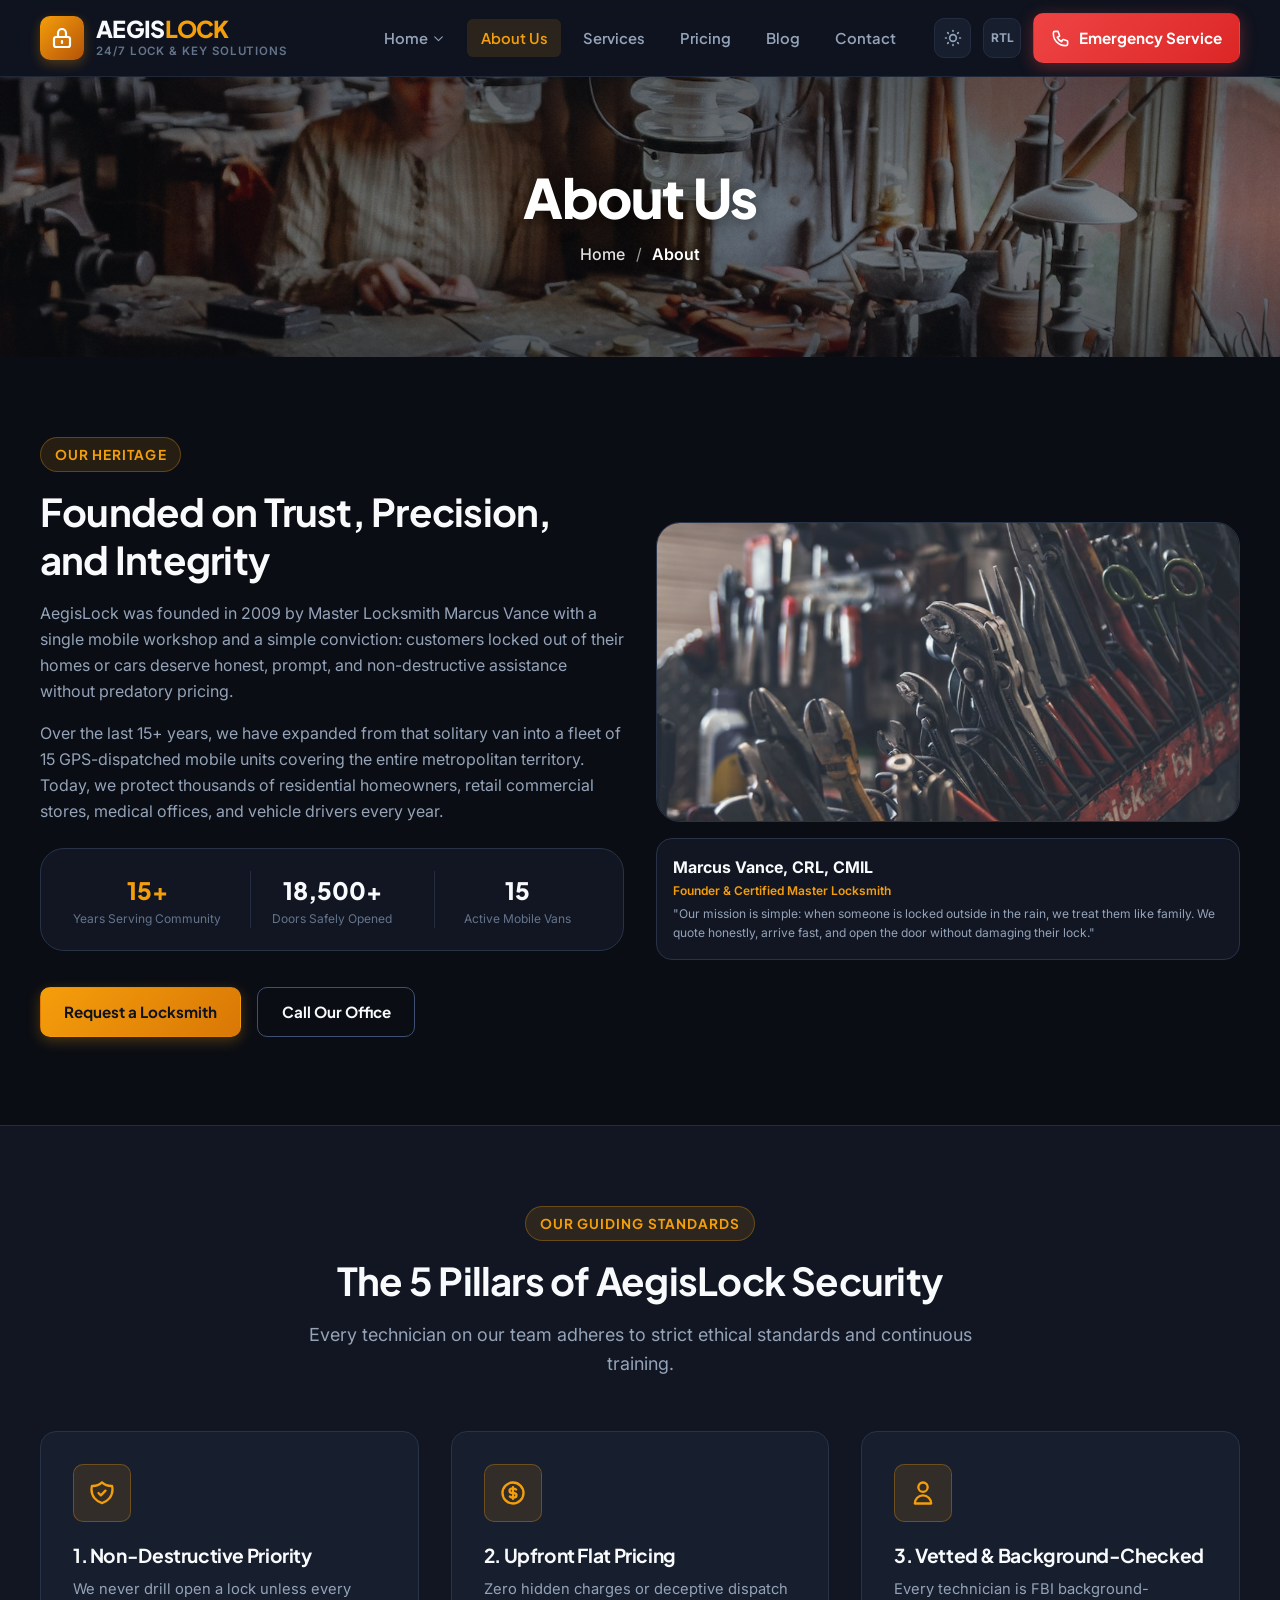
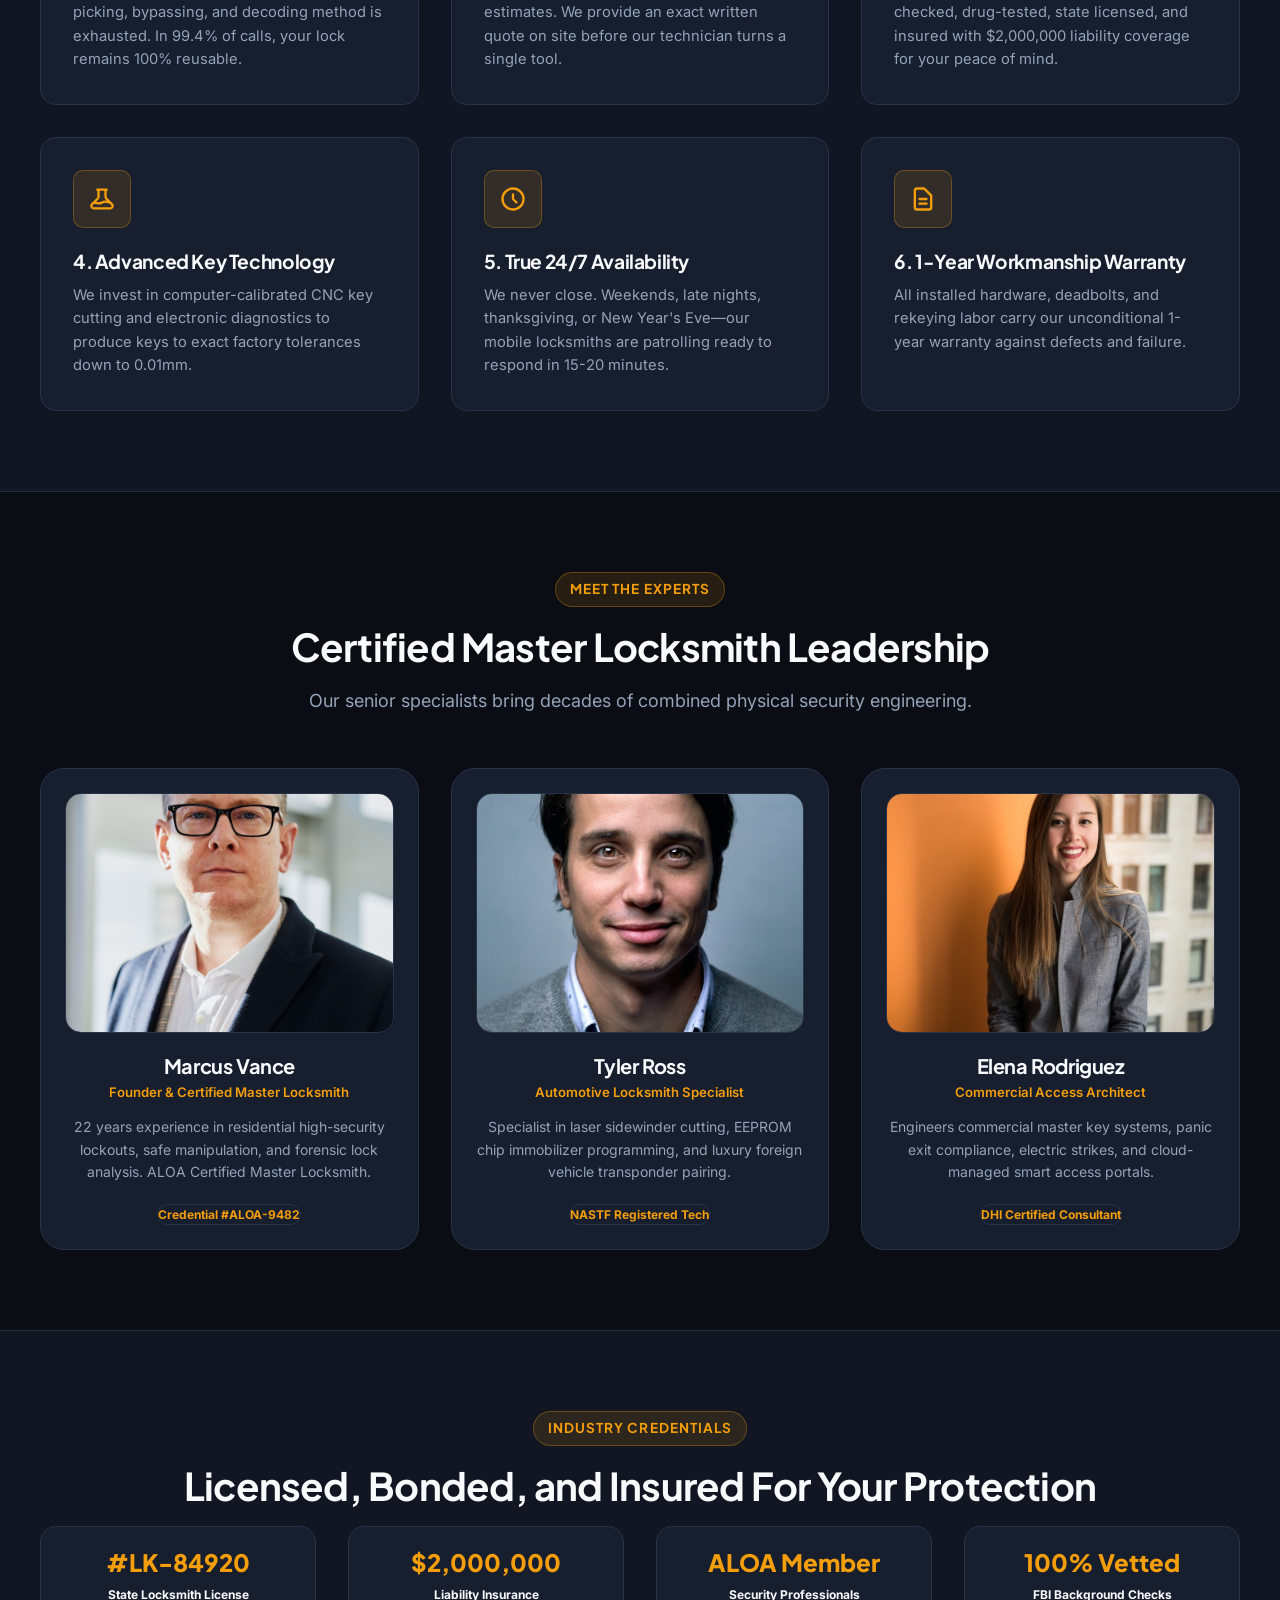
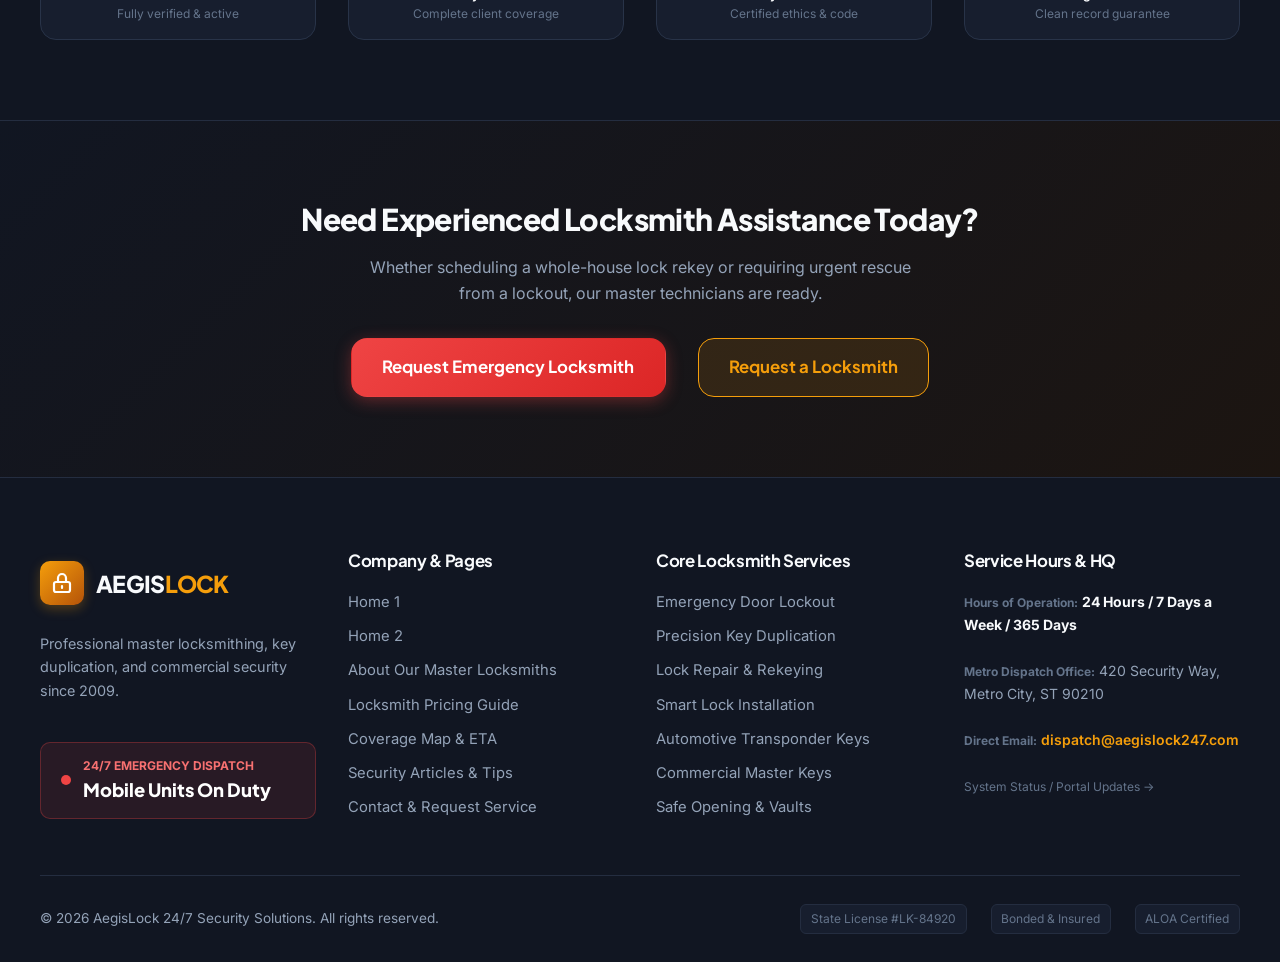
<file: about.html>
<!DOCTYPE html>
<html lang="en" data-theme="dark" dir="ltr">
<head>
  <meta charset="UTF-8">
  <meta name="viewport" content="width=device-width, initial-scale=1.0">
  <title>About Us | AegisLock 24/7 Master Locksmiths</title>
  <meta name="description" content="Learn about AegisLock 24/7: over 15 years of certified locksmithing excellence, non-destructive entry priority, licensed master technicians, and community security.">
  
    <link rel="icon" type="image/svg+xml" href="assets/images/favicon.svg">
  <link rel="alternate icon" type="image/png" href="assets/images/favicon.png">
  <link rel="stylesheet" href="assets/css/main.css">
  <link rel="stylesheet" href="assets/css/components.css">
  <link rel="stylesheet" href="assets/css/responsive.css">
</head>
<body>

  <!-- Navigation Header -->
  <header class="site-header">
    <div class="container">
      <nav class="navbar" aria-label="Main Navigation">
        <a href="index.html" class="brand-logo">
          <div class="brand-icon">
            <svg fill="none" stroke="currentColor" viewBox="0 0 24 24"><path stroke-linecap="round" stroke-linejoin="round" stroke-width="2.2" d="M12 15v2m-6 4h12a2 2 0 002-2v-6a2 2 0 00-2-2H6a2 2 0 00-2 2v6a2 2 0 002 2zm10-10V7a4 4 0 00-8 0v4h8z"/></svg>
          </div>
          <div class="brand-text">
            <span class="brand-name">AEGIS<span>LOCK</span></span>
            <span class="brand-tagline">24/7 Lock &amp; Key Solutions</span>
          </div>
        </a>

        <ul class="nav-menu">
          <li class="nav-item">
            <a href="index.html" class="nav-link">Home <svg width="14" height="14" fill="none" stroke="currentColor" viewBox="0 0 24 24"><path stroke-linecap="round" stroke-linejoin="round" stroke-width="2" d="M19 9l-7 7-7-7"/></svg></a>
            <div class="nav-dropdown">
              <a href="index.html" class="dropdown-link"><span>Home 1</span></a>
              <a href="home-2.html" class="dropdown-link"><span>Home 2</span></a>
            </div>
          </li>
          <li class="nav-item"><a href="about.html" class="nav-link active">About Us</a></li>
          <li class="nav-item"><a href="services.html" class="nav-link">Services</a></li>
          <li class="nav-item"><a href="pricing.html" class="nav-link">Pricing</a></li>
          <li class="nav-item"><a href="blog.html" class="nav-link">Blog</a></li>
          <li class="nav-item"><a href="contact.html" class="nav-link">Contact</a></li>
        </ul>

        <div class="header-actions">
          <button type="button" class="control-btn js-theme-toggle" aria-label="Toggle Theme">
            <svg class="icon-sun" fill="none" stroke="currentColor" viewBox="0 0 24 24"><path stroke-linecap="round" stroke-linejoin="round" stroke-width="2" d="M12 3v1m0 16v1m9-9h-1M4 12H3m15.364 6.364l-.707-.707M6.343 6.343l-.707-.707m12.728 0l-.707.707M6.343 17.657l-.707.707M16 12a4 4 0 11-8 0 4 4 0 018 0z"/></svg>
            <svg class="icon-moon" style="display: none;" fill="none" stroke="currentColor" viewBox="0 0 24 24"><path stroke-linecap="round" stroke-linejoin="round" stroke-width="2" d="M20.354 15.354A9 9 0 018.646 3.646 9.003 9.003 0 0012 21a9.003 9.003 0 008.354-5.646z"/></svg>
          </button>
          <button type="button" class="control-btn js-rtl-toggle" aria-label="Toggle RTL">
            <span class="rtl-label font-bold text-xs">RTL</span>
          </button>
          <a href="contact.html" class="btn btn-emergency btn-emergency-pulse">
            <svg fill="none" stroke="currentColor" viewBox="0 0 24 24"><path stroke-linecap="round" stroke-linejoin="round" stroke-width="2" d="M3 5a2 2 0 012-2h3.28a1 1 0 01.948.684l1.498 4.493a1 1 0 01-.502 1.21l-2.257 1.13a11.042 11.042 0 005.516 5.516l1.13-2.257a1 1 0 011.21-.502l4.493 1.498a1 1 0 01.684.949V19a2 2 0 01-2 2h-1C9.716 21 3 14.284 3 6V5z"/></svg>
            <span>Emergency Service</span>
          </a>
          <button type="button" class="mobile-nav-toggle" aria-label="Open Mobile Menu">
            <svg fill="none" stroke="currentColor" viewBox="0 0 24 24"><path stroke-linecap="round" stroke-linejoin="round" stroke-width="2" d="M4 6h16M4 12h16M4 18h16"/></svg>
          </button>
        </div>
      </nav>
    </div>
  </header>

  <!-- Mobile Nav Drawer -->
  <div class="mobile-nav-backdrop" aria-hidden="true">
    <div class="mobile-nav-drawer" role="dialog" aria-modal="true">
      <div class="mobile-drawer-header">
        <a href="index.html" class="brand-logo">
          <div class="brand-icon">
            <svg fill="none" stroke="currentColor" viewBox="0 0 24 24"><path stroke-linecap="round" stroke-linejoin="round" stroke-width="2.2" d="M12 15v2m-6 4h12a2 2 0 002-2v-6a2 2 0 00-2-2H6a2 2 0 00-2 2v6a2 2 0 002 2zm10-10V7a4 4 0 00-8 0v4h8z"/></svg>
          </div>
          <span class="brand-name">AEGIS<span>LOCK</span></span>
        </a>
        <button type="button" class="modal-close-btn mobile-drawer-close" aria-label="Close">
          <svg width="22" height="22" fill="none" stroke="currentColor" viewBox="0 0 24 24"><path stroke-linecap="round" stroke-linejoin="round" stroke-width="2" d="M6 18L18 6M6 6l12 12"/></svg>
        </button>
      </div>
      <nav class="mobile-nav-links">
        <div class="mobile-nav-dropdown">
          <button type="button" class="mobile-nav-link mobile-dropdown-toggle" aria-expanded="false" aria-controls="mobile-home-menu">
            <span>Home</span>
            <svg class="mobile-dropdown-arrow" width="16" height="16" fill="none" stroke="currentColor" viewBox="0 0 24 24">
              <path stroke-linecap="round" stroke-linejoin="round" stroke-width="2" d="M19 9l-7 7-7-7"/>
            </svg>
          </button>
          <div class="mobile-dropdown-menu" id="mobile-home-menu">
            <a href="index.html" class="mobile-dropdown-link"><span>Home 1</span></a>
            <a href="home-2.html" class="mobile-dropdown-link"><span>Home 2</span></a>
          </div>
        </div>
        <a href="about.html" class="mobile-nav-link active">About Us</a>
        <a href="services.html" class="mobile-nav-link">Services</a>
        <a href="pricing.html" class="mobile-nav-link">Pricing</a>
        <a href="blog.html" class="mobile-nav-link">Blog</a>
        <a href="contact.html" class="mobile-nav-link">Contact Us</a>
      </nav>
      <div class="mt-auto pt-6 border-t border-subtle">
        <a href="contact.html" class="btn btn-emergency btn-block">24/7 Emergency Service</a>
      </div>
    </div>
  </div>

  <main id="main-content">
    <!-- INNER PAGE HERO -->
    <section class="inner-page-hero" style="background-image: url('assets/images/heroes/about.jpg');">
      <div class="inner-page-hero-overlay" aria-hidden="true"></div>
      <div class="container inner-page-hero-content">
        <h1 class="inner-page-hero-title">About Us</h1>
        <nav class="inner-hero-breadcrumb" aria-label="Breadcrumb">
          <ol>
            <li><a href="index.html">Home</a></li>
            <li><span class="crumb-sep">/</span></li>
            <li><span class="crumb-current">About</span></li>
          </ol>
        </nav>
      </div>
    </section>

    <!-- COMPANY STORY SECTION -->
    <section class="section-py">
      <div class="container">
        <div class="grid grid-2 items-center gap-4">
          <div>
            <span class="section-eyebrow">Our Heritage</span>
            <h2 class="mb-4">Founded on Trust, Precision, and Integrity</h2>
            <p class="text-secondary mb-4 leading-relaxed">
              AegisLock was founded in 2009 by Master Locksmith Marcus Vance with a single mobile workshop and a simple conviction: customers locked out of their homes or cars deserve honest, prompt, and non-destructive assistance without predatory pricing.
            </p>
            <p class="text-secondary mb-6 leading-relaxed">
              Over the last 15+ years, we have expanded from that solitary van into a fleet of 15 GPS-dispatched mobile units covering the entire metropolitan territory. Today, we protect thousands of residential homeowners, retail commercial stores, medical offices, and vehicle drivers every year.
            </p>

            <div class="about-stats-strip p-4 rounded-xl bg-surface border border-card mb-6 text-center">
              <div>
                <div class="text-2xl font-extrabold text-amber font-heading">15+</div>
                <div class="text-xs text-muted">Years Serving Community</div>
              </div>
              <div class="border-inline-start border-subtle">
                <div class="text-2xl font-extrabold text-main font-heading">18,500+</div>
                <div class="text-xs text-muted">Doors Safely Opened</div>
              </div>
              <div class="border-inline-start border-subtle">
                <div class="text-2xl font-extrabold text-success font-heading">15</div>
                <div class="text-xs text-muted">Active Mobile Vans</div>
              </div>
            </div>

            <div class="about-actions flex items-center gap-3 flex-wrap">
              <button type="button" class="btn btn-primary js-open-emergency-modal" data-service-context="About Page Booking">Request a Locksmith</button>
              <a href="tel:+18005555625" class="btn btn-outline">Call Our Office</a>
            </div>
          </div>

          <div class="relative">
            <div class="about-heritage-media rounded-2xl overflow-hidden border border-card shadow-xl">
              <img src="assets/images/about/about-heritage-locksmith.jpg" alt="AegisLock Professional Locksmith Workshop" class="w-full h-full object-cover">
            </div>
            <div class="p-4 rounded-xl bg-surface border border-card shadow-xl mt-4">
              <div class="font-bold text-main">Marcus Vance, CRL, CMIL</div>
              <div class="text-xs text-amber font-semibold">Founder &amp; Certified Master Locksmith</div>
              <p class="text-xs text-secondary mt-1 mb-0">"Our mission is simple: when someone is locked outside in the rain, we treat them like family. We quote honestly, arrive fast, and open the door without damaging their lock."</p>
            </div>
          </div>
        </div>
      </div>
    </section>

    <!-- 5 CORE SECURITY PILLARS -->
    <section class="section-py" style="background: var(--bg-surface); border-block: 1px solid var(--border-subtle);">
      <div class="container">
        <div class="section-header text-center">
          <span class="section-eyebrow">Our Guiding Standards</span>
          <h2 class="section-title">The 5 Pillars of AegisLock Security</h2>
          <p class="section-subtitle">Every technician on our team adheres to strict ethical standards and continuous training.</p>
        </div>

        <div class="grid grid-3 gap-4">
          <div class="feature-card">
            <div class="feature-icon-wrapper">
              <svg fill="none" stroke="currentColor" viewBox="0 0 24 24"><path stroke-linecap="round" stroke-linejoin="round" stroke-width="2" d="M9 12l2 2 4-4m5.618-4.016A11.955 11.955 0 0112 2.944a11.955 11.955 0 01-8.618 3.04A12.02 12.02 0 003 9c0 5.591 3.824 10.29 9 11.622 5.176-1.332 9-6.03 9-11.622 0-1.042-.133-2.052-.382-3.016z"/></svg>
            </div>
            <h3 class="feature-title">1. Non-Destructive Priority</h3>
            <p class="feature-desc">We never drill open a lock unless every picking, bypassing, and decoding method is exhausted. In 99.4% of calls, your lock remains 100% reusable.</p>
          </div>

          <div class="feature-card">
            <div class="feature-icon-wrapper">
              <svg fill="none" stroke="currentColor" viewBox="0 0 24 24"><path stroke-linecap="round" stroke-linejoin="round" stroke-width="2" d="M12 8c-1.657 0-3 .895-3 2s1.343 2 3 2 3 .895 3 2-1.343 2-3 2m0-8c1.11 0 2.08.402 2.599 1M12 8V7m0 1v8m0 0v1m0-1c-1.11 0-2.08-.402-2.599-1M21 12a9 9 0 11-18 0 9 9 0 0118 0z"/></svg>
            </div>
            <h3 class="feature-title">2. Upfront Flat Pricing</h3>
            <p class="feature-desc">Zero hidden charges or deceptive dispatch estimates. We provide an exact written quote on site before our technician turns a single tool.</p>
          </div>

          <div class="feature-card">
            <div class="feature-icon-wrapper">
              <svg fill="none" stroke="currentColor" viewBox="0 0 24 24"><path stroke-linecap="round" stroke-linejoin="round" stroke-width="2" d="M16 7a4 4 0 11-8 0 4 4 0 018 0zM12 14a7 7 0 00-7 7h14a7 7 0 00-7-7z"/></svg>
            </div>
            <h3 class="feature-title">3. Vetted &amp; Background-Checked</h3>
            <p class="feature-desc">Every technician is FBI background-checked, drug-tested, state licensed, and insured with $2,000,000 liability coverage for your peace of mind.</p>
          </div>

          <div class="feature-card">
            <div class="feature-icon-wrapper">
              <svg fill="none" stroke="currentColor" viewBox="0 0 24 24"><path stroke-linecap="round" stroke-linejoin="round" stroke-width="2" d="M19.428 15.428a2 2 0 00-1.022-.547l-2.387-.477a6 6 0 00-3.86.517l-.318.158a6 6 0 01-3.86.517L6.05 15.21a2 2 0 00-1.806.547M8 4h8l-1 1v5.172a2 2 0 00.586 1.414l5 5c1.26 1.26.367 3.414-1.415 3.414H4.828c-1.782 0-2.674-2.154-1.414-3.414l5-5A2 2 0 009 10.172V5L8 4z"/></svg>
            </div>
            <h3 class="feature-title">4. Advanced Key Technology</h3>
            <p class="feature-desc">We invest in computer-calibrated CNC key cutting and electronic diagnostics to produce keys to exact factory tolerances down to 0.01mm.</p>
          </div>

          <div class="feature-card">
            <div class="feature-icon-wrapper">
              <svg fill="none" stroke="currentColor" viewBox="0 0 24 24"><path stroke-linecap="round" stroke-linejoin="round" stroke-width="2" d="M12 8v4l3 3m6-3a9 9 0 11-18 0 9 9 0 0118 0z"/></svg>
            </div>
            <h3 class="feature-title">5. True 24/7 Availability</h3>
            <p class="feature-desc">We never close. Weekends, late nights, thanksgiving, or New Year's Eve—our mobile locksmiths are patrolling ready to respond in 15-20 minutes.</p>
          </div>

          <div class="feature-card">
            <div class="feature-icon-wrapper">
              <svg fill="none" stroke="currentColor" viewBox="0 0 24 24"><path stroke-linecap="round" stroke-linejoin="round" stroke-width="2" d="M9 12h6m-6 4h6m2 5H7a2 2 0 01-2-2V5a2 2 0 012-2h5.586a1 1 0 01.707.293l5.414 5.414a1 1 0 01.293.707V19a2 2 0 01-2 2z"/></svg>
            </div>
            <h3 class="feature-title">6. 1-Year Workmanship Warranty</h3>
            <p class="feature-desc">All installed hardware, deadbolts, and rekeying labor carry our unconditional 1-year warranty against defects and failure.</p>
          </div>
        </div>
      </div>
    </section>

    <!-- MASTER LOCKSMITH TEAM -->
    <section class="section-py">
      <div class="container">
        <div class="section-header text-center">
          <span class="section-eyebrow">Meet The Experts</span>
          <h2 class="section-title">Certified Master Locksmith Leadership</h2>
          <p class="section-subtitle">Our senior specialists bring decades of combined physical security engineering.</p>
        </div>

        <div class="grid grid-3 gap-4">
          <!-- Member 1: Marcus Vance -->
          <div class="card team-card">
            <div class="team-card-media">
              <img src="assets/images/about/team-marcus-vance.jpg" alt="Marcus Vance - Founder &amp; Master Locksmith" class="team-card-img">
            </div>
            <div class="team-card-body">
              <h3 class="team-card-name">Marcus Vance</h3>
              <span class="team-card-role">Founder &amp; Certified Master Locksmith</span>
              <p class="team-card-desc">22 years experience in residential high-security lockouts, safe manipulation, and forensic lock analysis. ALOA Certified Master Locksmith.</p>
              <div class="team-card-footer">
                <span class="badge py-1 px-3 rounded-full text-xs font-bold bg-amber-soft text-amber border border-amber">Credential #ALOA-9482</span>
              </div>
            </div>
          </div>

          <!-- Member 2: Tyler Ross -->
          <div class="card team-card">
            <div class="team-card-media">
              <img src="assets/images/about/team-tyler-ross.jpg" alt="Tyler Ross - Automotive Locksmith Specialist" class="team-card-img">
            </div>
            <div class="team-card-body">
              <h3 class="team-card-name">Tyler Ross</h3>
              <span class="team-card-role">Automotive Locksmith Specialist</span>
              <p class="team-card-desc">Specialist in laser sidewinder cutting, EEPROM chip immobilizer programming, and luxury foreign vehicle transponder pairing.</p>
              <div class="team-card-footer">
                <span class="badge py-1 px-3 rounded-full text-xs font-bold bg-amber-soft text-amber border border-amber">NASTF Registered Tech</span>
              </div>
            </div>
          </div>

          <!-- Member 3: Elena Rodriguez -->
          <div class="card team-card">
            <div class="team-card-media">
              <img src="assets/images/about/team-elena-rodriguez.jpg" alt="Elena Rodriguez - Commercial Access Architect" class="team-card-img">
            </div>
            <div class="team-card-body">
              <h3 class="team-card-name">Elena Rodriguez</h3>
              <span class="team-card-role">Commercial Access Architect</span>
              <p class="team-card-desc">Engineers commercial master key systems, panic exit compliance, electric strikes, and cloud-managed smart access portals.</p>
              <div class="team-card-footer">
                <span class="badge py-1 px-3 rounded-full text-xs font-bold bg-amber-soft text-amber border border-amber">DHI Certified Consultant</span>
              </div>
            </div>
          </div>
        </div>
      </div>
    </section>

    <!-- CERTIFICATIONS & LICENSING BADGES -->
    <section class="section-py" style="background: var(--bg-surface); border-block: 1px solid var(--border-subtle);">
      <div class="container text-center">
        <span class="section-eyebrow">Industry Credentials</span>
        <h2 class="section-title mb-6">Licensed, Bonded, and Insured For Your Protection</h2>
        
        <div class="grid grid-4 gap-4 max-w-4xl mx-auto">
          <div class="p-4 rounded-xl bg-card border border-card">
            <div class="text-2xl font-extrabold text-amber font-heading mb-1">#LK-84920</div>
            <div class="text-xs font-bold text-main">State Locksmith License</div>
            <div class="text-xs text-muted">Fully verified &amp; active</div>
          </div>
          <div class="p-4 rounded-xl bg-card border border-card">
            <div class="text-2xl font-extrabold text-amber font-heading mb-1">$2,000,000</div>
            <div class="text-xs font-bold text-main">Liability Insurance</div>
            <div class="text-xs text-muted">Complete client coverage</div>
          </div>
          <div class="p-4 rounded-xl bg-card border border-card">
            <div class="text-2xl font-extrabold text-amber font-heading mb-1">ALOA Member</div>
            <div class="text-xs font-bold text-main">Security Professionals</div>
            <div class="text-xs text-muted">Certified ethics &amp; code</div>
          </div>
          <div class="p-4 rounded-xl bg-card border border-card">
            <div class="text-2xl font-extrabold text-amber font-heading mb-1">100% Vetted</div>
            <div class="text-xs font-bold text-main">FBI Background Checks</div>
            <div class="text-xs text-muted">Clean record guarantee</div>
          </div>
        </div>
      </div>
    </section>

    <!-- CALL TO ACTION -->
    <section class="section-py relative overflow-hidden dark-cta-section" style="background: linear-gradient(135deg, #111622 0%, #1c1511 100%);">
      <div class="container text-center">
        <h2 class="text-3xl font-extrabold mb-4">Need Experienced Locksmith Assistance Today?</h2>
        <p class="text-secondary mb-8 max-w-xl mx-auto">Whether scheduling a whole-house lock rekey or requiring urgent rescue from a lockout, our master technicians are ready.</p>
        <div class="flex items-center justify-center gap-4 flex-wrap">
          <a href="contact.html" class="btn btn-emergency btn-lg btn-emergency-pulse">Request Emergency Locksmith</a>
          <button type="button" class="btn btn-outline-amber btn-lg js-open-emergency-modal" data-service-context="About CTA">Request a Locksmith</button>
        </div>
      </div>
    </section>
  </main>

  <!-- Global Footer -->
  <footer class="site-footer">
    <div class="container">
      <div class="footer-top">
        <div class="grid grid-4 gap-4">
          <div class="footer-brand-col">
            <a href="index.html" class="brand-logo">
              <div class="brand-icon">
                <svg fill="none" stroke="currentColor" viewBox="0 0 24 24"><path stroke-linecap="round" stroke-linejoin="round" stroke-width="2.2" d="M12 15v2m-6 4h12a2 2 0 002-2v-6a2 2 0 00-2-2H6a2 2 0 00-2 2v6a2 2 0 002 2zm10-10V7a4 4 0 00-8 0v4h8z"/></svg>
              </div>
              <span class="brand-name">AEGIS<span>LOCK</span></span>
            </a>
            <p class="footer-desc">Professional master locksmithing, key duplication, and commercial security since 2009.</p>
            <div class="footer-emergency-callout">
              <span class="emergency-dot"></span>
              <div class="footer-emergency-text">
                <span class="footer-emergency-label">24/7 Emergency Dispatch</span>
                <a href="contact.html" class="footer-emergency-number">Mobile Units On Duty</a>
              </div>
            </div>
          </div>
          <div>
            <h4 class="footer-heading">Company &amp; Pages</h4>
            <ul class="footer-links">
              <li><a href="index.html" class="footer-link">Home 1</a></li>
              <li><a href="home-2.html" class="footer-link">Home 2</a></li>
              <li><a href="about.html" class="footer-link">About Our Master Locksmiths</a></li>
              <li><a href="pricing.html" class="footer-link">Locksmith Pricing Guide</a></li>
              <li><a href="service-area.html" class="footer-link">Coverage Map &amp; ETA</a></li>
              <li><a href="blog.html" class="footer-link">Security Articles &amp; Tips</a></li>
              <li><a href="contact.html" class="footer-link">Contact &amp; Request Service</a></li>
            </ul>
          </div>
          <div>
            <h4 class="footer-heading">Core Locksmith Services</h4>
            <ul class="footer-links">
              <li><a href="service-details.html?service=emergency-lockout" class="footer-link">Emergency Door Lockout</a></li>
              <li><a href="service-details.html?service=key-duplication" class="footer-link">Precision Key Duplication</a></li>
              <li><a href="service-details.html?service=lock-repair-rekeying" class="footer-link">Lock Repair &amp; Rekeying</a></li>
              <li><a href="service-details.html?service=smart-lock-installation" class="footer-link">Smart Lock Installation</a></li>
              <li><a href="service-details.html?service=automotive-keys" class="footer-link">Automotive Transponder Keys</a></li>
              <li><a href="service-details.html?service=commercial-master-key" class="footer-link">Commercial Master Keys</a></li>
              <li><a href="service-details.html?service=safe-opening-services" class="footer-link">Safe Opening &amp; Vaults</a></li>
            </ul>
          </div>
          <div>
            <h4 class="footer-heading">Service Hours &amp; HQ</h4>
            <div class="flex flex-col gap-3 text-sm">
              <div>
                <span class="text-muted block text-xs uppercase font-bold">Hours of Operation:</span>
                <span class="text-main font-bold">24 Hours / 7 Days a Week / 365 Days</span>
              </div>
              <div>
                <span class="text-muted block text-xs uppercase font-bold">Metro Dispatch Office:</span>
                <span class="text-secondary">420 Security Way, Metro City, ST 90210</span>
              </div>
              <div>
                <span class="text-muted block text-xs uppercase font-bold">Direct Email:</span>
                <a href="mailto:dispatch@aegislock247.com" class="text-amber font-semibold">dispatch@aegislock247.com</a>
              </div>
              <div class="pt-2">
                <a href="coming-soon.html" class="text-xs text-muted hover:text-amber">System Status / Portal Updates &rarr;</a>
              </div>
            </div>
          </div>
        </div>
      </div>
      <div class="footer-bottom">
        <div class="footer-copyright">&copy; 2026 AegisLock 24/7 Security Solutions. All rights reserved.</div>
        <div class="flex items-center gap-3">
          <span class="footer-licensing-badge">State License #LK-84920</span>
          <span class="footer-licensing-badge">Bonded &amp; Insured</span>
          <span class="footer-licensing-badge">ALOA Certified</span>
        </div>
      </div>
    </div>
  </footer>

  <!-- Modal -->
  <div class="modal-backdrop" id="emergency-modal" aria-hidden="true">
    <div class="modal-dialog" role="dialog" aria-modal="true">
      <div class="modal-header">
        <div class="modal-title"><span class="emergency-dot"></span><span>Emergency Locksmith Dispatch</span></div>
        <button type="button" class="modal-close-btn js-modal-close" aria-label="Close"><svg width="20" height="20" fill="none" stroke="currentColor" viewBox="0 0 24 24"><path stroke-linecap="round" stroke-linejoin="round" stroke-width="2" d="M6 18L18 6M6 6l12 12"/></svg></button>
      </div>
      <div class="modal-body">
        <form id="emergency-dispatch-form">
          <div class="form-group"><label for="modal-phone" class="form-label">Phone Number (Required for Technician):</label><input type="tel" id="modal-phone" name="phone" class="form-control" placeholder="Your Phone Number" required></div>
          <div class="grid grid-2 gap-3 mb-3">
            <div class="form-group"><label for="modal-name" class="form-label">Your Name:</label><input type="text" id="modal-name" name="name" class="form-control" placeholder="Jane Doe" required></div>
            <div class="form-group"><label for="modal-service-type" class="form-label">Service Type:</label><select id="modal-service-type" name="service_type" class="form-select"><option value="residential-lockout">House / Apartment Lockout</option><option value="car-lockout">Car / Vehicle Lockout</option><option value="broken-key">Broken Key Extraction</option><option value="urgent-rekey">Urgent Lock Rekey</option><option value="commercial">Commercial Building Lock</option><option value="key-duplication">Key Duplication</option></select></div>
          </div>
          <div class="form-group"><label for="modal-location" class="form-label">Location / Address:</label><input type="text" id="modal-location" name="location" class="form-control" placeholder="Street Address, City or Landmark" required></div>
          <div class="form-group"><label for="modal-notes" class="form-label">Situation Notes:</label><textarea id="modal-notes" name="notes" class="form-textarea" placeholder="Describe the lock or situation" rows="2"></textarea></div>
          <button type="submit" class="btn btn-emergency btn-block mt-3">Dispatch Emergency Van</button>
        </form>
      </div>
    </div>
  </div>

  <aside class="floating-emergency-bar">
    <button type="button" class="back-to-top-btn" aria-label="Back to top"><svg width="20" height="20" fill="none" stroke="currentColor" viewBox="0 0 24 24"><path stroke-linecap="round" stroke-linejoin="round" stroke-width="2" d="M5 15l7-7 7 7"/></svg></button>
  </aside>

  <nav class="mobile-bottom-bar">
    <a href="contact.html" class="btn btn-emergency btn-sm">
      <svg width="18" height="18" fill="none" stroke="currentColor" viewBox="0 0 24 24"><path stroke-linecap="round" stroke-linejoin="round" stroke-width="2" d="M3 5a2 2 0 012-2h3.28a1 1 0 01.948.684l1.498 4.493a1 1 0 01-.502 1.21l-2.257 1.13a11.042 11.042 0 005.516 5.516l1.13-2.257a1 1 0 011.21-.502l4.493 1.498a1 1 0 01.684.949V19a2 2 0 01-2 2h-1C9.716 21 3 14.284 3 6V5z"/></svg>
      Emergency Service
    </a>
    <button type="button" class="btn btn-primary btn-sm js-open-emergency-modal">Request Locksmith</button>
  </nav>

  <script src="assets/js/services-data.js"></script>
  <script src="assets/js/main.js"></script>
</body>
</html>
</file>
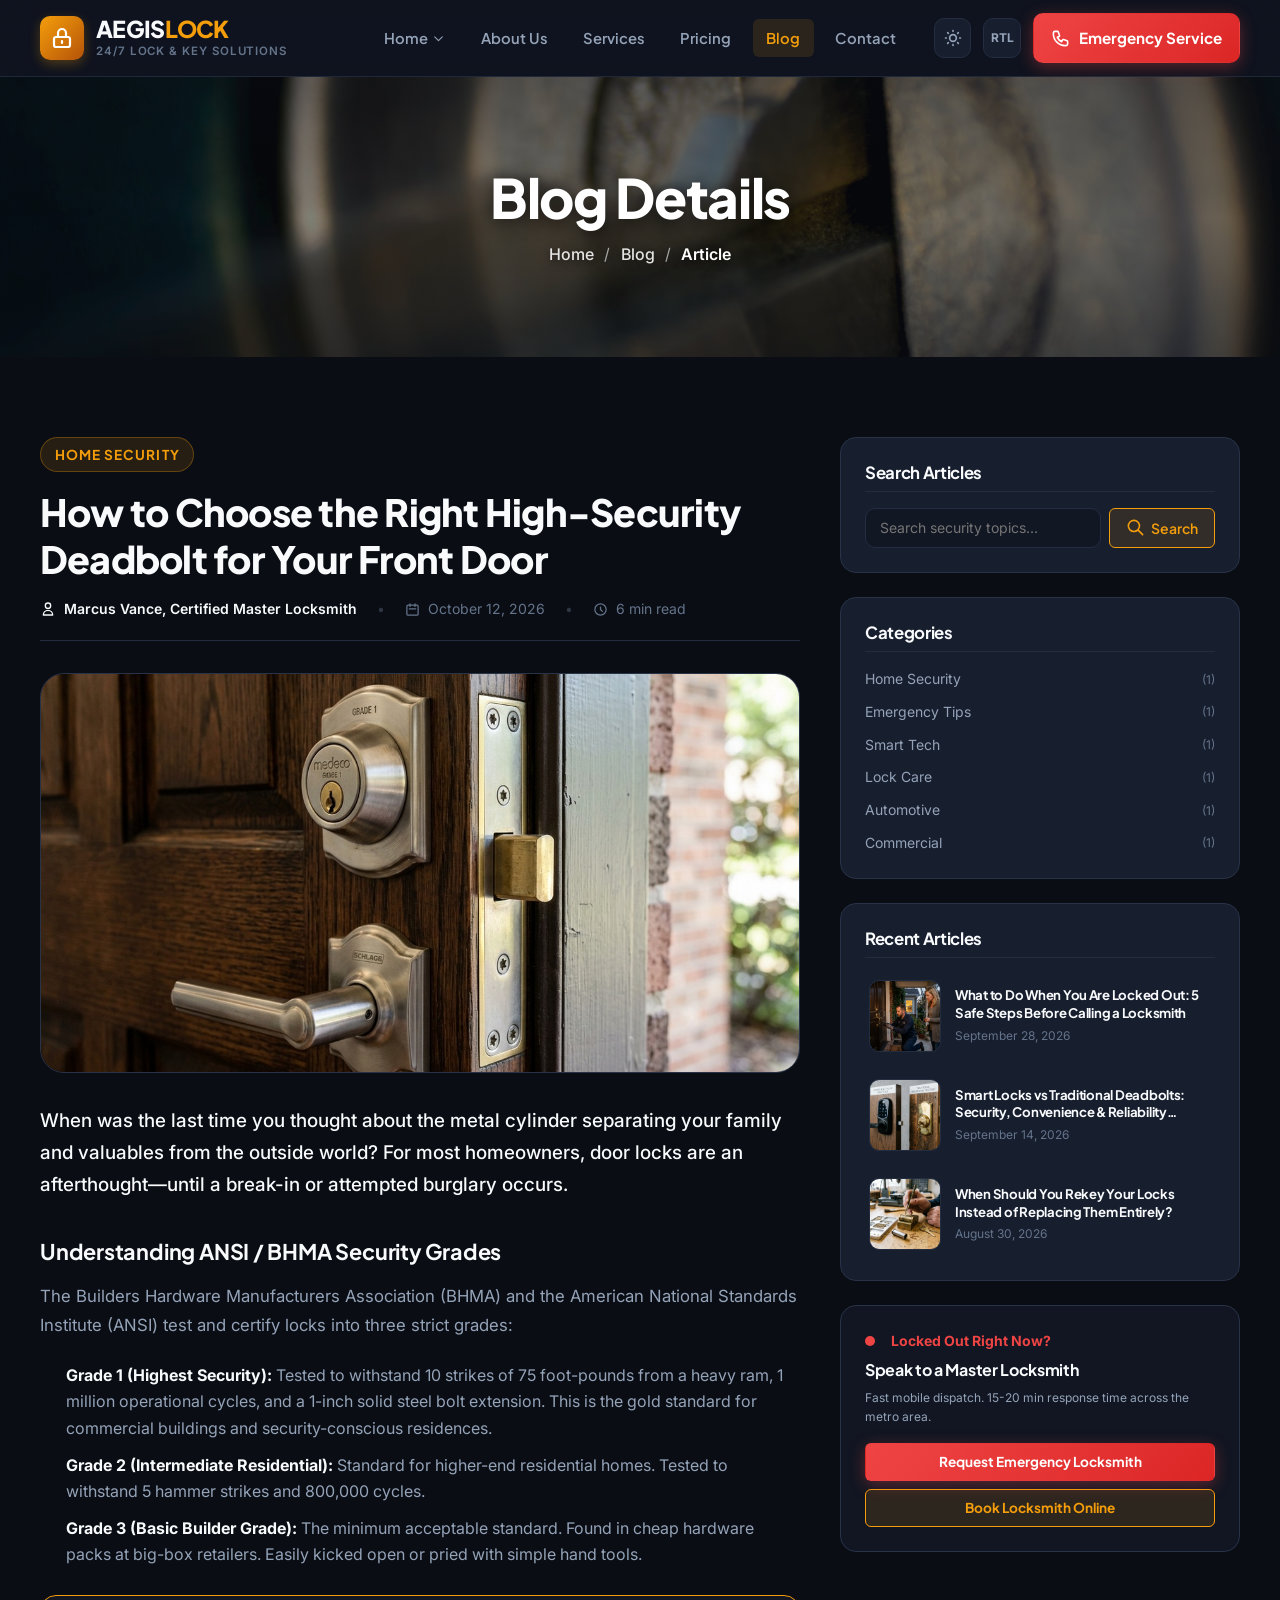
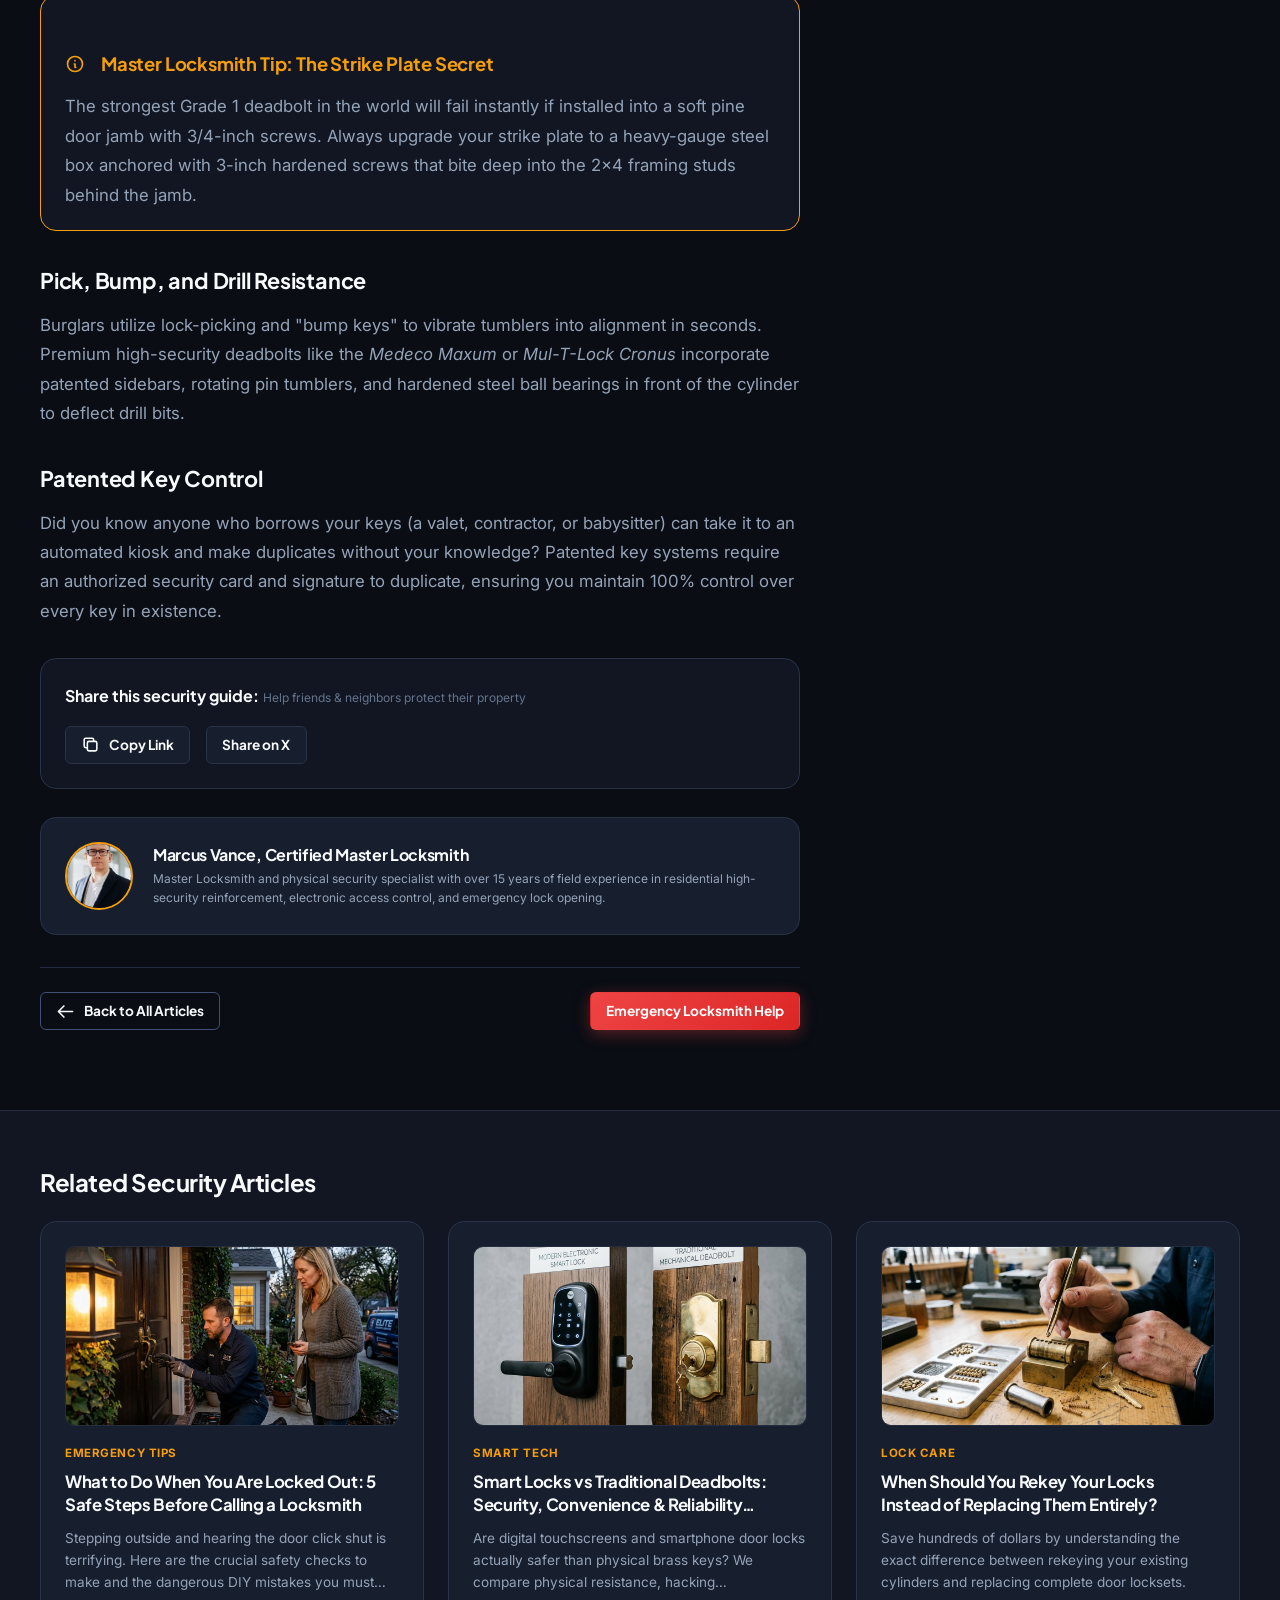
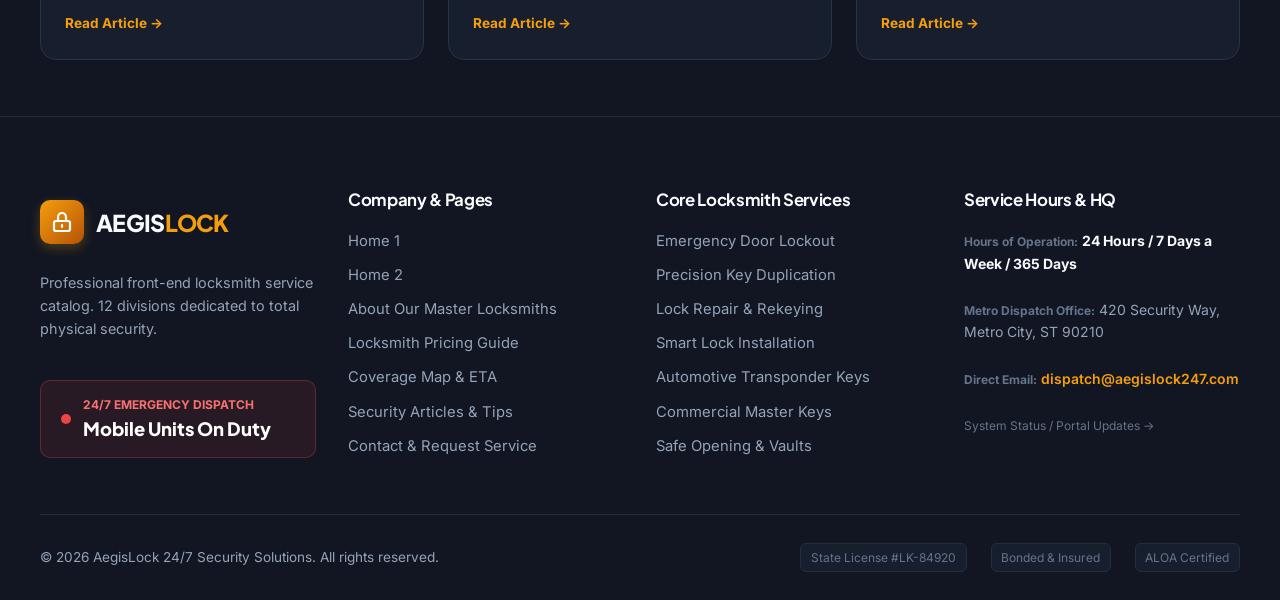
<file: blog-details.html>
<!DOCTYPE html>
<html lang="en" data-theme="dark" dir="ltr">
<head>
  <meta charset="UTF-8">
  <meta name="viewport" content="width=device-width, initial-scale=1.0">
  <title>Security Guide | AegisLock 24/7 Locksmith Blog</title>
  <meta name="description" content="In-depth locksmith security guide, lock hardware recommendations, and break-in prevention tips from certified master locksmiths.">
  
    <link rel="icon" type="image/svg+xml" href="assets/images/favicon.svg">
  <link rel="alternate icon" type="image/png" href="assets/images/favicon.png">
  <link rel="stylesheet" href="assets/css/main.css">
  <link rel="stylesheet" href="assets/css/components.css">
  <link rel="stylesheet" href="assets/css/responsive.css">
</head>
<body>

  <!-- Navigation Header -->
  <header class="site-header">
    <div class="container">
      <nav class="navbar" aria-label="Main Navigation">
        <a href="index.html" class="brand-logo">
          <div class="brand-icon">
            <svg fill="none" stroke="currentColor" viewBox="0 0 24 24"><path stroke-linecap="round" stroke-linejoin="round" stroke-width="2.2" d="M12 15v2m-6 4h12a2 2 0 002-2v-6a2 2 0 00-2-2H6a2 2 0 00-2 2v6a2 2 0 002 2zm10-10V7a4 4 0 00-8 0v4h8z"/></svg>
          </div>
          <div class="brand-text">
            <span class="brand-name">AEGIS<span>LOCK</span></span>
            <span class="brand-tagline">24/7 Lock &amp; Key Solutions</span>
          </div>
        </a>

        <ul class="nav-menu">
          <li class="nav-item">
            <a href="index.html" class="nav-link">Home <svg width="14" height="14" fill="none" stroke="currentColor" viewBox="0 0 24 24"><path stroke-linecap="round" stroke-linejoin="round" stroke-width="2" d="M19 9l-7 7-7-7"/></svg></a>
            <div class="nav-dropdown">
              <a href="index.html" class="dropdown-link"><span>Home 1</span></a>
              <a href="home-2.html" class="dropdown-link"><span>Home 2</span></a>
            </div>
          </li>
          <li class="nav-item"><a href="about.html" class="nav-link">About Us</a></li>
          <li class="nav-item"><a href="services.html" class="nav-link">Services</a></li>
          <li class="nav-item"><a href="pricing.html" class="nav-link">Pricing</a></li>
          <li class="nav-item"><a href="blog.html" class="nav-link active">Blog</a></li>
          <li class="nav-item"><a href="contact.html" class="nav-link">Contact</a></li>
        </ul>

        <div class="header-actions">
          <button type="button" class="control-btn js-theme-toggle" aria-label="Toggle Theme">
            <svg class="icon-sun" fill="none" stroke="currentColor" viewBox="0 0 24 24"><path stroke-linecap="round" stroke-linejoin="round" stroke-width="2" d="M12 3v1m0 16v1m9-9h-1M4 12H3m15.364 6.364l-.707-.707M6.343 6.343l-.707-.707m12.728 0l-.707.707M6.343 17.657l-.707.707M16 12a4 4 0 11-8 0 4 4 0 018 0z"/></svg>
            <svg class="icon-moon" style="display: none;" fill="none" stroke="currentColor" viewBox="0 0 24 24"><path stroke-linecap="round" stroke-linejoin="round" stroke-width="2" d="M20.354 15.354A9 9 0 018.646 3.646 9.003 9.003 0 0012 21a9.003 9.003 0 008.354-5.646z"/></svg>
          </button>
          <button type="button" class="control-btn js-rtl-toggle" aria-label="Toggle RTL"><span class="rtl-label font-bold text-xs">RTL</span></button>
          <a href="contact.html" class="btn btn-emergency btn-emergency-pulse">
            <svg fill="none" stroke="currentColor" viewBox="0 0 24 24"><path stroke-linecap="round" stroke-linejoin="round" stroke-width="2" d="M3 5a2 2 0 012-2h3.28a1 1 0 01.948.684l1.498 4.493a1 1 0 01-.502 1.21l-2.257 1.13a11.042 11.042 0 005.516 5.516l1.13-2.257a1 1 0 011.21-.502l4.493 1.498a1 1 0 01.684.949V19a2 2 0 01-2 2h-1C9.716 21 3 14.284 3 6V5z"/></svg>
            <span>Emergency Service</span>
          </a>
          <button type="button" class="mobile-nav-toggle" aria-label="Open Mobile Menu">
            <svg fill="none" stroke="currentColor" viewBox="0 0 24 24"><path stroke-linecap="round" stroke-linejoin="round" stroke-width="2" d="M4 6h16M4 12h16M4 18h16"/></svg>
          </button>
        </div>
      </nav>
    </div>
  </header>

  <!-- Mobile Nav Drawer -->
  <div class="mobile-nav-backdrop" aria-hidden="true">
    <div class="mobile-nav-drawer" role="dialog" aria-modal="true">
      <div class="mobile-drawer-header">
        <a href="index.html" class="brand-logo">
          <div class="brand-icon"><svg fill="none" stroke="currentColor" viewBox="0 0 24 24"><path stroke-linecap="round" stroke-linejoin="round" stroke-width="2.2" d="M12 15v2m-6 4h12a2 2 0 002-2v-6a2 2 0 00-2-2H6a2 2 0 00-2 2v6a2 2 0 002 2zm10-10V7a4 4 0 00-8 0v4h8z"/></svg></div>
          <span class="brand-name">AEGIS<span>LOCK</span></span>
        </a>
        <button type="button" class="modal-close-btn mobile-drawer-close" aria-label="Close"><svg width="22" height="22" fill="none" stroke="currentColor" viewBox="0 0 24 24"><path stroke-linecap="round" stroke-linejoin="round" stroke-width="2" d="M6 18L18 6M6 6l12 12"/></svg></button>
      </div>
      <nav class="mobile-nav-links">
        <div class="mobile-nav-dropdown">
          <button type="button" class="mobile-nav-link mobile-dropdown-toggle" aria-expanded="false" aria-controls="mobile-home-menu">
            <span>Home</span>
            <svg class="mobile-dropdown-arrow" width="16" height="16" fill="none" stroke="currentColor" viewBox="0 0 24 24">
              <path stroke-linecap="round" stroke-linejoin="round" stroke-width="2" d="M19 9l-7 7-7-7"/>
            </svg>
          </button>
          <div class="mobile-dropdown-menu" id="mobile-home-menu">
            <a href="index.html" class="mobile-dropdown-link"><span>Home 1</span></a>
            <a href="home-2.html" class="mobile-dropdown-link"><span>Home 2</span></a>
          </div>
        </div>
        <a href="about.html" class="mobile-nav-link">About Us</a>
        <a href="services.html" class="mobile-nav-link">Services</a>
        <a href="pricing.html" class="mobile-nav-link">Pricing</a>
        <a href="blog.html" class="mobile-nav-link active">Blog</a>
        <a href="contact.html" class="mobile-nav-link">Contact Us</a>
      </nav>
      <div class="mt-auto pt-6 border-t border-subtle">
        <a href="contact.html" class="btn btn-emergency btn-block">Request Emergency Locksmith</a>
      </div>
    </div>
  </div>

  <main id="main-content">
    <!-- INNER PAGE HERO -->
    <section class="inner-page-hero" style="background-image: url('assets/images/heroes/blog-details.jpg');">
      <div class="inner-page-hero-overlay" aria-hidden="true"></div>
      <div class="container inner-page-hero-content">
        <h1 class="inner-page-hero-title" id="blog-hero-title">Blog Details</h1>
        <nav class="inner-hero-breadcrumb" aria-label="Breadcrumb">
          <ol>
            <li><a href="index.html">Home</a></li>
            <li><span class="crumb-sep">/</span></li>
            <li><a href="blog.html">Blog</a></li>
            <li><span class="crumb-sep">/</span></li>
            <li><span class="crumb-current" id="breadcrumb-blog-title">Article</span></li>
          </ol>
        </nav>
      </div>
    </section>

    <!-- ARTICLE & SIDEBAR LAYOUT -->
    <section class="section-py">
      <div class="container">
        <div class="blog-details-layout">
          
          <!-- Left Column: Full Article Container (Populated dynamically from BLOG_ARTICLES) -->
          <div id="blog-detail-container">
            <!-- Static fallback while JS runs -->
            <article class="blog-article-full">
              <span class="section-eyebrow mb-3">Home Security</span>
              <h1 class="blog-article-title">How to Choose the Right High-Security Deadbolt for Your Front Door</h1>
              
              <div class="blog-meta-row">
                <span class="blog-meta-item meta-author">
                  <svg width="16" height="16" fill="none" stroke="currentColor" viewBox="0 0 24 24"><path stroke-linecap="round" stroke-linejoin="round" stroke-width="2" d="M16 7a4 4 0 11-8 0 4 4 0 018 0zM12 14a7 7 0 00-7 7h14a7 7 0 00-7-7z"/></svg>
                  <span>Marcus Vance, Certified Master Locksmith</span>
                </span>
                <span class="blog-meta-sep">•</span>
                <span class="blog-meta-item">
                  <svg width="15" height="15" fill="none" stroke="currentColor" viewBox="0 0 24 24"><path stroke-linecap="round" stroke-linejoin="round" stroke-width="2" d="M8 7V3m8 4V3m-9 8h10M5 21h14a2 2 0 002-2V7a2 2 0 00-2-2H5a2 2 0 00-2 2v12a2 2 0 002 2z"/></svg>
                  <span>October 12, 2026</span>
                </span>
                <span class="blog-meta-sep">•</span>
                <span class="blog-meta-item">
                  <svg width="15" height="15" fill="none" stroke="currentColor" viewBox="0 0 24 24"><path stroke-linecap="round" stroke-linejoin="round" stroke-width="2" d="M12 8v4l3 3m6-3a9 9 0 11-18 0 9 9 0 0118 0z"/></svg>
                  <span>6 min read</span>
                </span>
              </div>

              <div class="blog-article-hero-media">
                <img src="assets/images/blog/blog-deadbolt-guide.jpg" alt="High-security deadbolt" class="blog-article-hero-img">
              </div>

              <div class="article-body">
                <p class="lead">When was the last time you thought about the metal cylinder separating your family and valuables from the outside world? For most homeowners, door locks are an afterthought—until a break-in or attempted burglary occurs.</p>
                
                <h3>Understanding ANSI / BHMA Security Grades</h3>
                <p>The Builders Hardware Manufacturers Association (BHMA) and the American National Standards Institute (ANSI) test and certify locks into three strict grades:</p>
                <ul>
                  <li><strong>Grade 1 (Highest Security):</strong> Tested to withstand 10 strikes of 75 foot-pounds from a heavy ram, 1 million operational cycles, and a 1-inch solid steel bolt extension. This is the gold standard for commercial buildings and security-conscious residences.</li>
                  <li><strong>Grade 2 (Intermediate Residential):</strong> Standard for higher-end residential homes. Tested to withstand 5 hammer strikes and 800,000 cycles.</li>
                  <li><strong>Grade 3 (Basic Builder Grade):</strong> The minimum acceptable standard. Found in cheap hardware packs at big-box retailers. Easily kicked open or pried with simple hand tools.</li>
                </ul>

                <div class="alert-box">
                  <h4 class="text-amber font-bold flex items-center gap-2 mb-1">
                    <svg width="20" height="20" fill="none" stroke="currentColor" viewBox="0 0 24 24"><path stroke-linecap="round" stroke-linejoin="round" stroke-width="2" d="M13 16h-1v-4h-1m1-4h.01M21 12a9 9 0 11-18 0 9 9 0 0118 0z"/></svg>
                    Master Locksmith Tip: The Strike Plate Secret
                  </h4>
                  <p class="text-sm mb-0">The strongest Grade 1 deadbolt in the world will fail instantly if installed into a soft pine door jamb with 3/4-inch screws. Always upgrade your strike plate to a heavy-gauge steel box anchored with 3-inch hardened screws that bite deep into the 2x4 framing studs behind the jamb.</p>
                </div>

                <h3>Pick, Bump, and Drill Resistance</h3>
                <p>Burglars utilize lock-picking and "bump keys" to vibrate tumblers into alignment in seconds. Premium high-security deadbolts incorporate patented sidebars, rotating pin tumblers, and hardened steel ball bearings in front of the cylinder to deflect drill bits.</p>

                <h3>Patented Key Control</h3>
                <p>Patented key systems require an authorized security card and signature to duplicate, ensuring you maintain 100% control over every key in existence.</p>
              </div>

              <!-- Share Card -->
              <div class="blog-share-card">
                <div>
                  <span class="font-heading font-bold text-main block mb-1">Share this security guide:</span>
                  <span class="text-xs text-muted">Help friends &amp; neighbors protect their property</span>
                </div>
                <div class="flex items-center gap-2">
                  <button type="button" class="btn btn-secondary btn-sm" onclick="copyArticleLink()">
                    <svg width="16" height="16" fill="none" stroke="currentColor" viewBox="0 0 24 24"><path stroke-linecap="round" stroke-linejoin="round" stroke-width="2" d="M8 16H6a2 2 0 01-2-2V6a2 2 0 012-2h8a2 2 0 012 2v2m-6 12h8a2 2 0 002-2v-8a2 2 0 00-2-2h-8a2 2 0 00-2 2v8a2 2 0 002 2z"/></svg>
                    Copy Link
                  </button>
                  <a href="https://twitter.com/intent/tweet?text=How%20to%20Choose%20the%20Right%20High-Security%20Deadbolt" target="_blank" rel="noopener" class="btn btn-secondary btn-sm">Share on X</a>
                </div>
              </div>

              <!-- Author Bio Card -->
              <div class="blog-author-bio-card">
                <img src="assets/images/technician-1.jpg" alt="Marcus Vance" class="blog-author-avatar">
                <div>
                  <h4 class="text-base font-bold text-main mb-1">Marcus Vance, Certified Master Locksmith</h4>
                  <p class="text-xs text-secondary mb-0">Master Locksmith and physical security specialist with over 15 years of field experience in residential high-security reinforcement, electronic access control, and emergency lock opening.</p>
                </div>
              </div>

              <!-- Bottom Actions -->
              <div class="blog-bottom-actions">
                <a href="blog.html" class="btn btn-outline btn-sm">
                  <svg width="16" height="16" fill="none" stroke="currentColor" viewBox="0 0 24 24"><path stroke-linecap="round" stroke-linejoin="round" stroke-width="2" d="M10 19l-7-7m0 0l7-7m-7 7h18"/></svg>
                  Back to All Articles
                </a>
                <a href="contact.html" class="btn btn-emergency btn-sm">Emergency Locksmith Help</a>
              </div>
            </article>
          </div>

          <!-- Right Sidebar Column -->
          <aside class="blog-sidebar">
            <!-- Search Widget -->
            <div class="blog-sidebar-card">
              <h3 class="blog-sidebar-title">Search Articles</h3>
              <form id="sidebar-search-form" class="sidebar-search-form" action="blog.html" method="GET">
                <div class="sidebar-search-wrap">
                  <input type="text" id="sidebar-search-input" name="q" class="form-control text-sm" placeholder="Search security topics..." aria-label="Search articles" required>
                  <button type="submit" id="sidebar-search-btn" class="btn btn-outline-amber btn-sm" aria-label="Search">
                    <svg width="15" height="15" fill="none" stroke="currentColor" viewBox="0 0 24 24"><path stroke-linecap="round" stroke-linejoin="round" stroke-width="2" d="M21 21l-6-6m2-5a7 7 0 11-14 0 7 7 0 0114 0z"/></svg>
                    <span>Search</span>
                  </button>
                </div>
              </form>
            </div>

            <!-- Categories Widget -->
            <div class="blog-sidebar-card">
              <h3 class="blog-sidebar-title">Categories</h3>
              <ul class="blog-sidebar-categories" id="sidebar-categories-list">
                <li><a href="blog.html?category=Home%20Security" class="blog-category-link"><span>Home Security</span><span class="text-xs text-muted font-mono">(1)</span></a></li>
                <li><a href="blog.html?category=Emergency%20Tips" class="blog-category-link"><span>Emergency Tips</span><span class="text-xs text-muted font-mono">(1)</span></a></li>
                <li><a href="blog.html?category=Smart%20Tech" class="blog-category-link"><span>Smart Tech</span><span class="text-xs text-muted font-mono">(1)</span></a></li>
                <li><a href="blog.html?category=Lock%20Care" class="blog-category-link"><span>Lock Care</span><span class="text-xs text-muted font-mono">(1)</span></a></li>
                <li><a href="blog.html?category=Automotive" class="blog-category-link"><span>Automotive</span><span class="text-xs text-muted font-mono">(1)</span></a></li>
                <li><a href="blog.html?category=Commercial" class="blog-category-link"><span>Commercial</span><span class="text-xs text-muted font-mono">(1)</span></a></li>
              </ul>
            </div>

            <!-- Recent Posts Widget -->
            <div class="blog-sidebar-card">
              <h3 class="blog-sidebar-title">Recent Articles</h3>
              <div class="recent-articles-list" id="sidebar-recent-articles">
                <a href="blog-details.html?id=2" class="recent-article-item">
                  <div class="recent-article-thumb-wrap">
                    <img src="assets/images/blog/blog-locked-out-tips.jpg" alt="Locked out tips" class="recent-article-thumb">
                  </div>
                  <div class="recent-article-info">
                    <h4 class="recent-article-title">What to Do When You Are Locked Out: 5 Safe Steps</h4>
                    <span class="recent-article-date">Sep 28, 2026</span>
                  </div>
                </a>
                <a href="blog-details.html?id=3" class="recent-article-item">
                  <div class="recent-article-thumb-wrap">
                    <img src="assets/images/blog/blog-smart-vs-deadbolt.jpg" alt="Smart locks vs deadbolts" class="recent-article-thumb">
                  </div>
                  <div class="recent-article-info">
                    <h4 class="recent-article-title">Smart Locks vs Traditional Deadbolts</h4>
                    <span class="recent-article-date">Sep 14, 2026</span>
                  </div>
                </a>
                <a href="blog-details.html?id=4" class="recent-article-item">
                  <div class="recent-article-thumb-wrap">
                    <img src="assets/images/blog/blog-rekey-vs-replace.jpg" alt="Rekeying locks" class="recent-article-thumb">
                  </div>
                  <div class="recent-article-info">
                    <h4 class="recent-article-title">When Should You Rekey Locks Instead of Replacing?</h4>
                    <span class="recent-article-date">Aug 30, 2026</span>
                  </div>
                </a>
              </div>
            </div>

            <!-- Emergency Helpline Callout Widget -->
            <div class="blog-sidebar-card border-2 border-emergency" style="background: var(--bg-surface);">
              <div class="flex items-center gap-2 mb-2 text-emergency font-bold text-sm">
                <span class="emergency-dot"></span>
                Locked Out Right Now?
              </div>
              <h4 class="text-base font-bold mb-2">Speak to a Master Locksmith</h4>
              <p class="text-xs text-secondary mb-4">Fast mobile dispatch. 15-20 min response time across the metro area.</p>
              <a href="contact.html" class="btn btn-emergency btn-sm btn-block mb-2">Request Emergency Locksmith</a>
              <button type="button" class="btn btn-outline-amber btn-sm btn-block js-open-emergency-modal" data-service-context="Blog Details Sidebar">Book Locksmith Online</button>
            </div>
          </aside>

        </div>
      </div>
    </section>

    <!-- RELATED ARTICLES SECTION -->
    <section class="related-articles-section">
      <div class="container">
        <h2 class="text-2xl font-bold mb-6">Related Security Articles</h2>
        <div class="related-articles-grid" id="related-articles-grid">
          <div class="related-article-card">
            <div class="related-article-media">
              <img src="assets/images/blog/blog-locked-out-tips.jpg" alt="What to Do When You Are Locked Out: 5 Safe Steps" class="related-article-img" loading="lazy">
            </div>
            <span class="related-article-category">Emergency Tips</span>
            <h3 class="related-article-title"><a href="blog-details.html?id=2">What to Do When You Are Locked Out: 5 Safe Steps</a></h3>
            <p class="related-article-desc">Crucial safety checks and costly DIY mistakes to avoid before calling emergency locksmiths.</p>
            <a href="blog-details.html?id=2" class="related-article-link">Read Article &rarr;</a>
          </div>
          <div class="related-article-card">
            <div class="related-article-media">
              <img src="assets/images/blog/blog-rekey-vs-replace.jpg" alt="When Should You Rekey Locks Instead of Replacing Them?" class="related-article-img" loading="lazy">
            </div>
            <span class="related-article-category">Lock Care</span>
            <h3 class="related-article-title"><a href="blog-details.html?id=4">When Should You Rekey Locks Instead of Replacing Them?</a></h3>
            <p class="related-article-desc">Save money by understanding pin cylinder tumblers and when hardware replacement is necessary.</p>
            <a href="blog-details.html?id=4" class="related-article-link">Read Article &rarr;</a>
          </div>
          <div class="related-article-card">
            <div class="related-article-media">
              <img src="assets/images/blog/blog-car-key-programming.jpg" alt="How Car Key Duplication & Transponder Programming Works" class="related-article-img" loading="lazy">
            </div>
            <span class="related-article-category">Automotive</span>
            <h3 class="related-article-title"><a href="blog-details.html?id=5">How Car Key Duplication &amp; Laser-Cut Transponder Programming Works</a></h3>
            <p class="related-article-desc">Why modern vehicle keys cost more than house keys and how mobile key programming saves money.</p>
            <a href="blog-details.html?id=5" class="related-article-link">Read Article &rarr;</a>
          </div>
        </div>
      </div>
    </section>
  </main>

  <!-- Global Footer -->
  <footer class="site-footer">
    <div class="container">
      <div class="footer-top">
        <div class="grid grid-4 gap-4">
          <div class="footer-brand-col">
            <a href="index.html" class="brand-logo">
              <div class="brand-icon"><svg fill="none" stroke="currentColor" viewBox="0 0 24 24"><path stroke-linecap="round" stroke-linejoin="round" stroke-width="2.2" d="M12 15v2m-6 4h12a2 2 0 002-2v-6a2 2 0 00-2-2H6a2 2 0 00-2 2v6a2 2 0 002 2zm10-10V7a4 4 0 00-8 0v4h8z"/></svg></div>
              <span class="brand-name">AEGIS<span>LOCK</span></span>
            </a>
            <p class="footer-desc">Professional front-end locksmith service catalog. 12 divisions dedicated to total physical security.</p>
            <div class="footer-emergency-callout">
              <span class="emergency-dot"></span>
              <div class="footer-emergency-text">
                <span class="footer-emergency-label">24/7 Emergency Dispatch</span>
                <a href="contact.html" class="footer-emergency-number">Mobile Units On Duty</a>
              </div>
            </div>
          </div>
          <div>
            <h4 class="footer-heading">Company &amp; Pages</h4>
            <ul class="footer-links">
              <li><a href="index.html" class="footer-link">Home 1</a></li>
              <li><a href="home-2.html" class="footer-link">Home 2</a></li>
              <li><a href="about.html" class="footer-link">About Our Master Locksmiths</a></li>
              <li><a href="pricing.html" class="footer-link">Locksmith Pricing Guide</a></li>
              <li><a href="service-area.html" class="footer-link">Coverage Map &amp; ETA</a></li>
              <li><a href="blog.html" class="footer-link">Security Articles &amp; Tips</a></li>
              <li><a href="contact.html" class="footer-link">Contact &amp; Request Service</a></li>
            </ul>
          </div>
          <div>
            <h4 class="footer-heading">Core Locksmith Services</h4>
            <ul class="footer-links">
              <li><a href="service-details.html?service=emergency-lockout" class="footer-link">Emergency Door Lockout</a></li>
              <li><a href="service-details.html?service=key-duplication" class="footer-link">Precision Key Duplication</a></li>
              <li><a href="service-details.html?service=lock-repair-rekeying" class="footer-link">Lock Repair &amp; Rekeying</a></li>
              <li><a href="service-details.html?service=smart-lock-installation" class="footer-link">Smart Lock Installation</a></li>
              <li><a href="service-details.html?service=automotive-keys" class="footer-link">Automotive Transponder Keys</a></li>
              <li><a href="service-details.html?service=commercial-master-key" class="footer-link">Commercial Master Keys</a></li>
              <li><a href="service-details.html?service=safe-opening-services" class="footer-link">Safe Opening &amp; Vaults</a></li>
            </ul>
          </div>
          <div>
            <h4 class="footer-heading">Service Hours &amp; HQ</h4>
            <div class="flex flex-col gap-3 text-sm">
              <div>
                <span class="text-muted block text-xs uppercase font-bold">Hours of Operation:</span>
                <span class="text-main font-bold">24 Hours / 7 Days a Week / 365 Days</span>
              </div>
              <div>
                <span class="text-muted block text-xs uppercase font-bold">Metro Dispatch Office:</span>
                <span class="text-secondary">420 Security Way, Metro City, ST 90210</span>
              </div>
              <div>
                <span class="text-muted block text-xs uppercase font-bold">Direct Email:</span>
                <a href="mailto:dispatch@aegislock247.com" class="text-amber font-semibold">dispatch@aegislock247.com</a>
              </div>
              <div class="pt-2">
                <a href="coming-soon.html" class="text-xs text-muted hover:text-amber">System Status / Portal Updates &rarr;</a>
              </div>
            </div>
          </div>
        </div>
      </div>
      <div class="footer-bottom">
        <div class="footer-copyright">&copy; 2026 AegisLock 24/7 Security Solutions. All rights reserved.</div>
        <div class="flex items-center gap-3">
          <span class="footer-licensing-badge">State License #LK-84920</span>
          <span class="footer-licensing-badge">Bonded &amp; Insured</span>
          <span class="footer-licensing-badge">ALOA Certified</span>
        </div>
      </div>
    </div>
  </footer>

  <!-- Modal -->
  <div class="modal-backdrop" id="emergency-modal" aria-hidden="true">
    <div class="modal-dialog" role="dialog" aria-modal="true">
      <div class="modal-header">
        <div class="modal-title"><span class="emergency-dot"></span><span>Emergency Locksmith Dispatch</span></div>
        <button type="button" class="modal-close-btn js-modal-close" aria-label="Close"><svg width="20" height="20" fill="none" stroke="currentColor" viewBox="0 0 24 24"><path stroke-linecap="round" stroke-linejoin="round" stroke-width="2" d="M6 18L18 6M6 6l12 12"/></svg></button>
      </div>
      <div class="modal-body">
        <form id="emergency-dispatch-form">
          <div class="form-group"><label for="modal-phone" class="form-label">Phone Number (Required for Technician):</label><input type="tel" id="modal-phone" name="phone" class="form-control" placeholder="(555) 000-0000" required></div>
          <div class="grid grid-2 gap-3 mb-3">
            <div class="form-group"><label for="modal-name" class="form-label">Your Name:</label><input type="text" id="modal-name" name="name" class="form-control" placeholder="Jane Doe" required></div>
            <div class="form-group"><label for="modal-service-type" class="form-label">Service Type:</label><select id="modal-service-type" name="service_type" class="form-select"><option value="residential-lockout">House / Apartment Lockout</option><option value="car-lockout">Car / Vehicle Lockout</option><option value="broken-key">Broken Key Extraction</option><option value="urgent-rekey">Urgent Lock Rekey</option><option value="commercial">Commercial Building Lock</option><option value="key-duplication">Key Duplication</option></select></div>
          </div>
          <div class="form-group"><label for="modal-location" class="form-label">Location / Address:</label><input type="text" id="modal-location" name="location" class="form-control" placeholder="Street Address, City or Landmark" required></div>
          <div class="form-group"><label for="modal-notes" class="form-label">Situation Notes:</label><textarea id="modal-notes" name="notes" class="form-textarea" placeholder="Describe the lock or situation" rows="2"></textarea></div>
          <button type="submit" class="btn btn-emergency btn-block mt-3">Dispatch Emergency Van</button>
        </form>
      </div>
    </div>
  </div>

  <aside class="floating-emergency-bar">
    <button type="button" class="back-to-top-btn" aria-label="Back to top"><svg width="20" height="20" fill="none" stroke="currentColor" viewBox="0 0 24 24"><path stroke-linecap="round" stroke-linejoin="round" stroke-width="2" d="M5 15l7-7 7 7"/></svg></button>
  </aside>

  <nav class="mobile-bottom-bar">
    <a href="contact.html" class="btn btn-emergency btn-sm">
      <svg width="18" height="18" fill="none" stroke="currentColor" viewBox="0 0 24 24"><path stroke-linecap="round" stroke-linejoin="round" stroke-width="2" d="M3 5a2 2 0 012-2h3.28a1 1 0 01.948.684l1.498 4.493a1 1 0 01-.502 1.21l-2.257 1.13a11.042 11.042 0 005.516 5.516l1.13-2.257a1 1 0 011.21-.502l4.493 1.498a1 1 0 01.684.949V19a2 2 0 01-2 2h-1C9.716 21 3 14.284 3 6V5z"/></svg>
      Emergency Service
    </a>
    <button type="button" class="btn btn-primary btn-sm js-open-emergency-modal">Request Locksmith</button>
  </nav>

  <script src="assets/js/blog-data.js"></script>
  <script src="assets/js/main.js"></script>
</body>
</html>
</file>
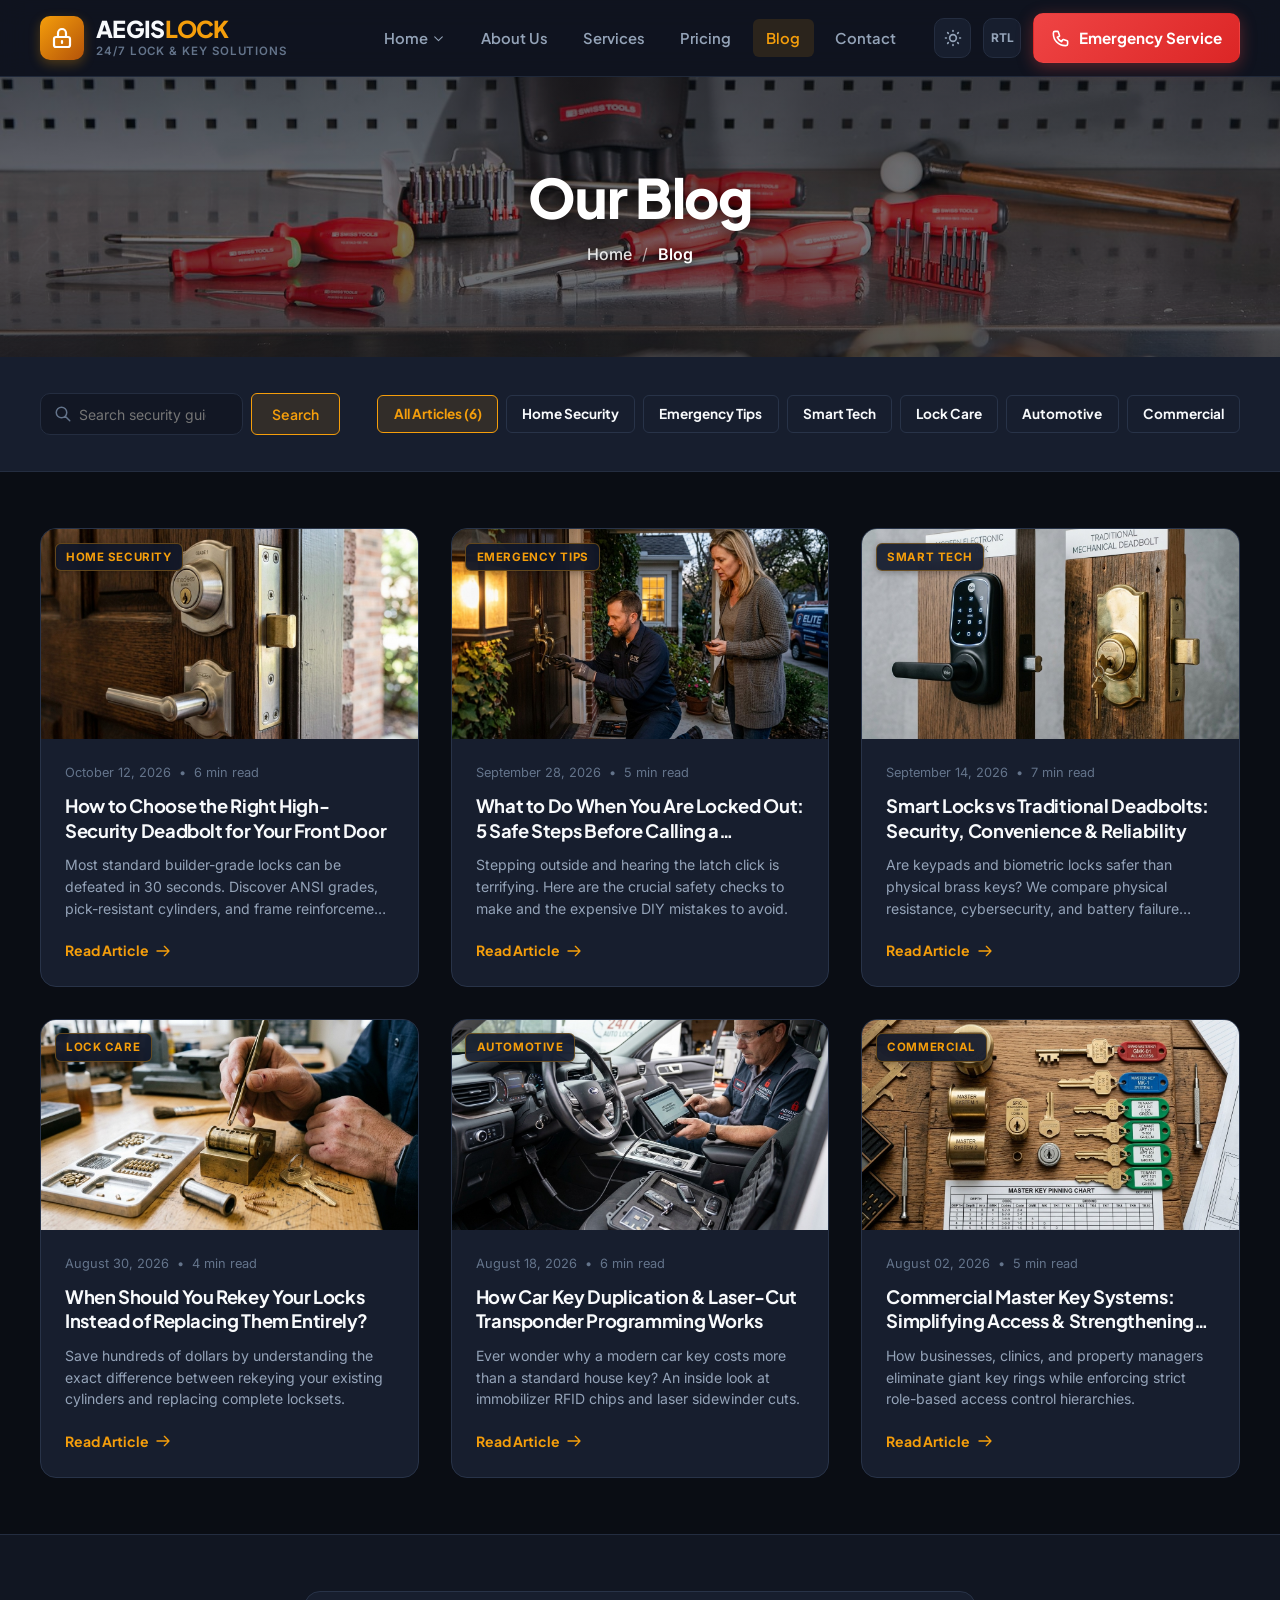
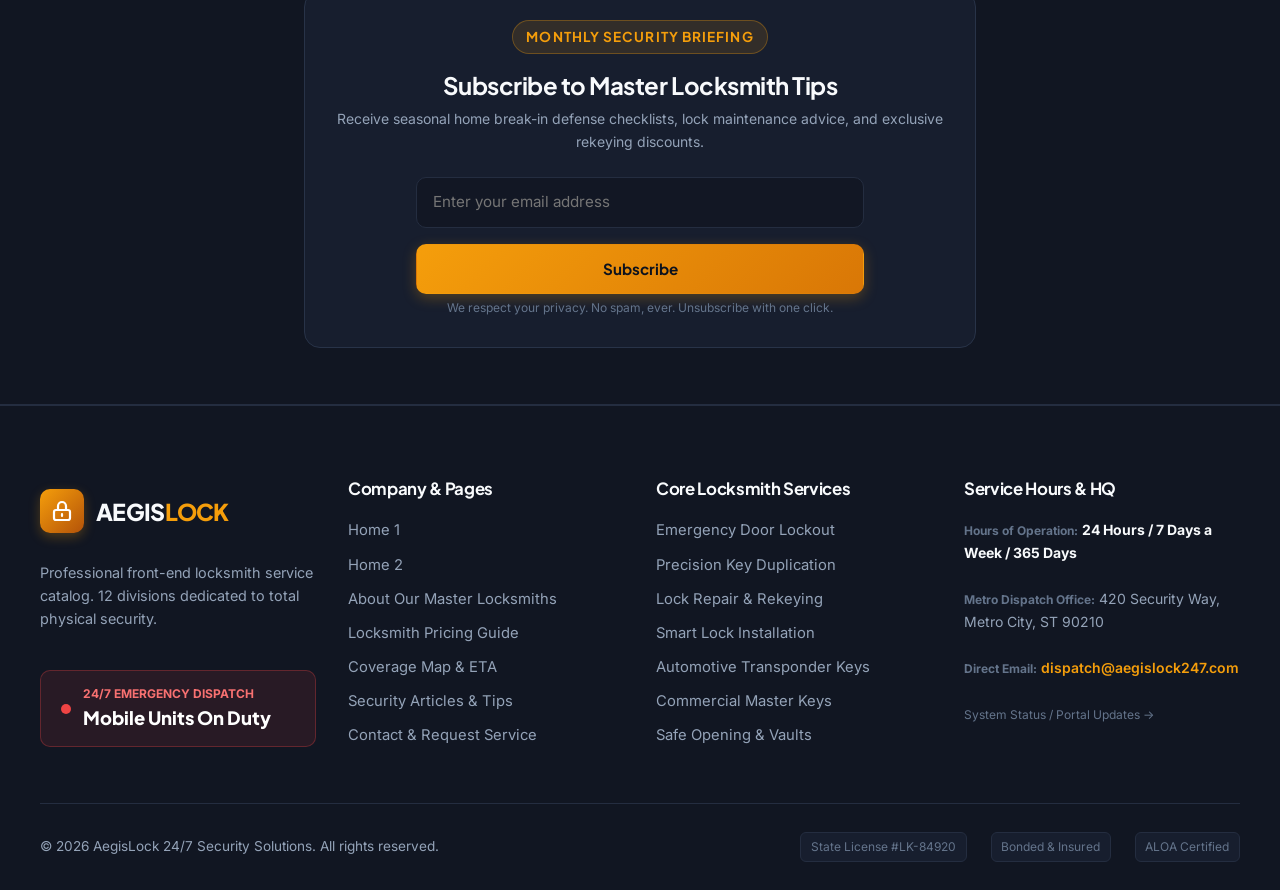
<file: blog.html>
<!DOCTYPE html>
<html lang="en" data-theme="dark" dir="ltr">
<head>
  <meta charset="UTF-8">
  <meta name="viewport" content="width=device-width, initial-scale=1.0">
  <title>Security &amp; Locksmith Blog | AegisLock 24/7</title>
  <meta name="description" content="Expert locksmith advice, home break-in defense, smart lock comparisons, and emergency lockout survival guides written by certified master locksmiths.">
  
    <link rel="icon" type="image/svg+xml" href="assets/images/favicon.svg">
  <link rel="alternate icon" type="image/png" href="assets/images/favicon.png">
  <link rel="stylesheet" href="assets/css/main.css">
  <link rel="stylesheet" href="assets/css/components.css">
  <link rel="stylesheet" href="assets/css/responsive.css">
</head>
<body>

  <!-- Navigation Header -->
  <header class="site-header">
    <div class="container">
      <nav class="navbar" aria-label="Main Navigation">
        <a href="index.html" class="brand-logo">
          <div class="brand-icon">
            <svg fill="none" stroke="currentColor" viewBox="0 0 24 24"><path stroke-linecap="round" stroke-linejoin="round" stroke-width="2.2" d="M12 15v2m-6 4h12a2 2 0 002-2v-6a2 2 0 00-2-2H6a2 2 0 00-2 2v6a2 2 0 002 2zm10-10V7a4 4 0 00-8 0v4h8z"/></svg>
          </div>
          <div class="brand-text">
            <span class="brand-name">AEGIS<span>LOCK</span></span>
            <span class="brand-tagline">24/7 Lock &amp; Key Solutions</span>
          </div>
        </a>

        <ul class="nav-menu">
          <li class="nav-item">
            <a href="index.html" class="nav-link">Home <svg width="14" height="14" fill="none" stroke="currentColor" viewBox="0 0 24 24"><path stroke-linecap="round" stroke-linejoin="round" stroke-width="2" d="M19 9l-7 7-7-7"/></svg></a>
            <div class="nav-dropdown">
              <a href="index.html" class="dropdown-link"><span>Home 1</span></a>
              <a href="home-2.html" class="dropdown-link"><span>Home 2</span></a>
            </div>
          </li>
          <li class="nav-item"><a href="about.html" class="nav-link">About Us</a></li>
          <li class="nav-item"><a href="services.html" class="nav-link">Services</a></li>
          <li class="nav-item"><a href="pricing.html" class="nav-link">Pricing</a></li>
          <li class="nav-item"><a href="blog.html" class="nav-link active">Blog</a></li>
          <li class="nav-item"><a href="contact.html" class="nav-link">Contact</a></li>
        </ul>

        <div class="header-actions">
          <button type="button" class="control-btn js-theme-toggle" aria-label="Toggle Theme">
            <svg class="icon-sun" fill="none" stroke="currentColor" viewBox="0 0 24 24"><path stroke-linecap="round" stroke-linejoin="round" stroke-width="2" d="M12 3v1m0 16v1m9-9h-1M4 12H3m15.364 6.364l-.707-.707M6.343 6.343l-.707-.707m12.728 0l-.707.707M6.343 17.657l-.707.707M16 12a4 4 0 11-8 0 4 4 0 018 0z"/></svg>
            <svg class="icon-moon" style="display: none;" fill="none" stroke="currentColor" viewBox="0 0 24 24"><path stroke-linecap="round" stroke-linejoin="round" stroke-width="2" d="M20.354 15.354A9 9 0 018.646 3.646 9.003 9.003 0 0012 21a9.003 9.003 0 008.354-5.646z"/></svg>
          </button>
          <button type="button" class="control-btn js-rtl-toggle" aria-label="Toggle RTL"><span class="rtl-label font-bold text-xs">RTL</span></button>
          <a href="contact.html" class="btn btn-emergency btn-emergency-pulse">
            <svg fill="none" stroke="currentColor" viewBox="0 0 24 24"><path stroke-linecap="round" stroke-linejoin="round" stroke-width="2" d="M3 5a2 2 0 012-2h3.28a1 1 0 01.948.684l1.498 4.493a1 1 0 01-.502 1.21l-2.257 1.13a11.042 11.042 0 005.516 5.516l1.13-2.257a1 1 0 011.21-.502l4.493 1.498a1 1 0 01.684.949V19a2 2 0 01-2 2h-1C9.716 21 3 14.284 3 6V5z"/></svg>
            <span>Emergency Service</span>
          </a>
          <button type="button" class="mobile-nav-toggle" aria-label="Open Mobile Menu">
            <svg fill="none" stroke="currentColor" viewBox="0 0 24 24"><path stroke-linecap="round" stroke-linejoin="round" stroke-width="2" d="M4 6h16M4 12h16M4 18h16"/></svg>
          </button>
        </div>
      </nav>
    </div>
  </header>

  <!-- Mobile Nav Drawer -->
  <div class="mobile-nav-backdrop" aria-hidden="true">
    <div class="mobile-nav-drawer" role="dialog" aria-modal="true">
      <div class="mobile-drawer-header">
        <a href="index.html" class="brand-logo">
          <div class="brand-icon"><svg fill="none" stroke="currentColor" viewBox="0 0 24 24"><path stroke-linecap="round" stroke-linejoin="round" stroke-width="2.2" d="M12 15v2m-6 4h12a2 2 0 002-2v-6a2 2 0 00-2-2H6a2 2 0 00-2 2v6a2 2 0 002 2zm10-10V7a4 4 0 00-8 0v4h8z"/></svg></div>
          <span class="brand-name">AEGIS<span>LOCK</span></span>
        </a>
        <button type="button" class="modal-close-btn mobile-drawer-close" aria-label="Close"><svg width="22" height="22" fill="none" stroke="currentColor" viewBox="0 0 24 24"><path stroke-linecap="round" stroke-linejoin="round" stroke-width="2" d="M6 18L18 6M6 6l12 12"/></svg></button>
      </div>
      <nav class="mobile-nav-links">
        <div class="mobile-nav-dropdown">
          <button type="button" class="mobile-nav-link mobile-dropdown-toggle" aria-expanded="false" aria-controls="mobile-home-menu">
            <span>Home</span>
            <svg class="mobile-dropdown-arrow" width="16" height="16" fill="none" stroke="currentColor" viewBox="0 0 24 24">
              <path stroke-linecap="round" stroke-linejoin="round" stroke-width="2" d="M19 9l-7 7-7-7"/>
            </svg>
          </button>
          <div class="mobile-dropdown-menu" id="mobile-home-menu">
            <a href="index.html" class="mobile-dropdown-link"><span>Home 1</span></a>
            <a href="home-2.html" class="mobile-dropdown-link"><span>Home 2</span></a>
          </div>
        </div>
        <a href="about.html" class="mobile-nav-link">About Us</a>
        <a href="services.html" class="mobile-nav-link">Services</a>
        <a href="pricing.html" class="mobile-nav-link">Pricing</a>
        <a href="blog.html" class="mobile-nav-link active">Blog</a>
        <a href="contact.html" class="mobile-nav-link">Contact Us</a>
      </nav>
      <div class="mt-auto pt-6 border-t border-subtle">
        <a href="contact.html" class="btn btn-emergency btn-block">Request Emergency Locksmith</a>
      </div>
    </div>
  </div>

  <main id="main-content">
    <!-- INNER PAGE HERO -->
    <section class="inner-page-hero" style="background-image: url('assets/images/heroes/blog.jpg');">
      <div class="inner-page-hero-overlay" aria-hidden="true"></div>
      <div class="container inner-page-hero-content">
        <h1 class="inner-page-hero-title">Our Blog</h1>
        <nav class="inner-hero-breadcrumb" aria-label="Breadcrumb">
          <ol>
            <li><a href="index.html">Home</a></li>
            <li><span class="crumb-sep">/</span></li>
            <li><span class="crumb-current">Blog</span></li>
          </ol>
        </nav>
      </div>
    </section>

    <!-- SEARCH & FILTER TOOLBAR -->
    <section class="filter-toolbar-section">
      <div class="container">
        <div class="blog-filter-toolbar">
          <!-- Search Input Form -->
          <form id="blog-search-form" class="blog-filter-search">
            <div class="search-input-wrap">
              <span class="search-input-icon" aria-hidden="true">
                <svg width="18" height="18" fill="none" stroke="currentColor" viewBox="0 0 24 24"><path stroke-linecap="round" stroke-linejoin="round" stroke-width="2" d="M21 21l-6-6m2-5a7 7 0 11-14 0 7 7 0 0114 0z"/></svg>
              </span>
              <input type="text" id="blog-search-input" class="form-control" placeholder="Search security guides &amp; tips..." aria-label="Search articles">
              <button type="button" id="blog-search-clear" class="search-clear-btn" aria-label="Clear search" title="Clear search" style="display: none;">
                <svg width="14" height="14" fill="none" stroke="currentColor" viewBox="0 0 24 24"><path stroke-linecap="round" stroke-linejoin="round" stroke-width="2" d="M6 18L18 6M6 6l12 12"/></svg>
              </button>
            </div>
            <button type="submit" id="blog-search-btn" class="btn btn-outline-amber btn-sm">Search</button>
          </form>

          <!-- Category Filter Tabs -->
          <div class="blog-filter-categories">
            <button type="button" class="btn btn-sm btn-outline-amber js-blog-filter-btn active" data-filter="all">All Articles (6)</button>
            <button type="button" class="btn btn-sm btn-secondary js-blog-filter-btn" data-filter="Home Security">Home Security</button>
            <button type="button" class="btn btn-sm btn-secondary js-blog-filter-btn" data-filter="Emergency Tips">Emergency Tips</button>
            <button type="button" class="btn btn-sm btn-secondary js-blog-filter-btn" data-filter="Smart Tech">Smart Tech</button>
            <button type="button" class="btn btn-sm btn-secondary js-blog-filter-btn" data-filter="Lock Care">Lock Care</button>
            <button type="button" class="btn btn-sm btn-secondary js-blog-filter-btn" data-filter="Automotive">Automotive</button>
            <button type="button" class="btn btn-sm btn-secondary js-blog-filter-btn" data-filter="Commercial">Commercial</button>
          </div>
        </div>
      </div>
    </section>


    <!-- BLOG ARTICLES GRID -->
    <section class="section-py-sm">
      <div class="container">
        <div class="grid grid-3 gap-4" id="blog-grid-container">

          <!-- Article 1 -->
          <article class="blog-card js-blog-item" data-category="Home Security">
            <div class="blog-card-media">
              <img src="assets/images/blog/blog-deadbolt-guide.jpg" alt="How to Choose High-Security Deadbolts" loading="lazy">
              <span class="blog-card-category">Home Security</span>
            </div>
            <div class="blog-card-body">
              <div class="blog-meta">
                <span>October 12, 2026</span>
                <span>•</span>
                <span>6 min read</span>
              </div>
              <h3 class="blog-title">
                <a href="blog-details.html?id=1">How to Choose the Right High-Security Deadbolt for Your Front Door</a>
              </h3>
              <p class="blog-snippet">Most standard builder-grade locks can be defeated in 30 seconds. Discover ANSI grades, pick-resistant cylinders, and frame reinforcement tips.</p>
              <a href="blog-details.html?id=1" class="blog-read-more">
                Read Article
                <svg fill="none" stroke="currentColor" viewBox="0 0 24 24"><path stroke-linecap="round" stroke-linejoin="round" stroke-width="2" d="M14 5l7 7m0 0l-7 7m7-7H3"/></svg>
              </a>
            </div>
          </article>

          <!-- Article 2 -->
          <article class="blog-card js-blog-item" data-category="Emergency Tips">
            <div class="blog-card-media">
              <img src="assets/images/blog/blog-locked-out-tips.jpg" alt="Safe Steps When Locked Out of House or Apartment" loading="lazy">
              <span class="blog-card-category">Emergency Tips</span>
            </div>
            <div class="blog-card-body">
              <div class="blog-meta">
                <span>September 28, 2026</span>
                <span>•</span>
                <span>5 min read</span>
              </div>
              <h3 class="blog-title">
                <a href="blog-details.html?id=2">What to Do When You Are Locked Out: 5 Safe Steps Before Calling a Locksmith</a>
              </h3>
              <p class="blog-snippet">Stepping outside and hearing the latch click is terrifying. Here are the crucial safety checks to make and the expensive DIY mistakes to avoid.</p>
              <a href="blog-details.html?id=2" class="blog-read-more">
                Read Article
                <svg fill="none" stroke="currentColor" viewBox="0 0 24 24"><path stroke-linecap="round" stroke-linejoin="round" stroke-width="2" d="M14 5l7 7m0 0l-7 7m7-7H3"/></svg>
              </a>
            </div>
          </article>

          <!-- Article 3 -->
          <article class="blog-card js-blog-item" data-category="Smart Tech">
            <div class="blog-card-media">
              <img src="assets/images/blog/blog-smart-vs-deadbolt.jpg" alt="Smart Electronic Keypad Locks vs Traditional Deadbolts" loading="lazy">
              <span class="blog-card-category">Smart Tech</span>
            </div>
            <div class="blog-card-body">
              <div class="blog-meta">
                <span>September 14, 2026</span>
                <span>•</span>
                <span>7 min read</span>
              </div>
              <h3 class="blog-title">
                <a href="blog-details.html?id=3">Smart Locks vs Traditional Deadbolts: Security, Convenience &amp; Reliability</a>
              </h3>
              <p class="blog-snippet">Are keypads and biometric locks safer than physical brass keys? We compare physical resistance, cybersecurity, and battery failure recovery.</p>
              <a href="blog-details.html?id=3" class="blog-read-more">
                Read Article
                <svg fill="none" stroke="currentColor" viewBox="0 0 24 24"><path stroke-linecap="round" stroke-linejoin="round" stroke-width="2" d="M14 5l7 7m0 0l-7 7m7-7H3"/></svg>
              </a>
            </div>
          </article>

          <!-- Article 4 -->
          <article class="blog-card js-blog-item" data-category="Lock Care">
            <div class="blog-card-media">
              <img src="assets/images/blog/blog-rekey-vs-replace.jpg" alt="When to Rekey Locks vs Replacing Hardware Completely" loading="lazy">
              <span class="blog-card-category">Lock Care</span>
            </div>
            <div class="blog-card-body">
              <div class="blog-meta">
                <span>August 30, 2026</span>
                <span>•</span>
                <span>4 min read</span>
              </div>
              <h3 class="blog-title">
                <a href="blog-details.html?id=4">When Should You Rekey Your Locks Instead of Replacing Them Entirely?</a>
              </h3>
              <p class="blog-snippet">Save hundreds of dollars by understanding the exact difference between rekeying your existing cylinders and replacing complete locksets.</p>
              <a href="blog-details.html?id=4" class="blog-read-more">
                Read Article
                <svg fill="none" stroke="currentColor" viewBox="0 0 24 24"><path stroke-linecap="round" stroke-linejoin="round" stroke-width="2" d="M14 5l7 7m0 0l-7 7m7-7H3"/></svg>
              </a>
            </div>
          </article>

          <!-- Article 5 -->
          <article class="blog-card js-blog-item" data-category="Automotive">
            <div class="blog-card-media">
              <img src="assets/images/blog/blog-car-key-programming.jpg" alt="Automotive Laser-Cut Transponder Car Key Duplication" loading="lazy">
              <span class="blog-card-category">Automotive</span>
            </div>
            <div class="blog-card-body">
              <div class="blog-meta">
                <span>August 18, 2026</span>
                <span>•</span>
                <span>6 min read</span>
              </div>
              <h3 class="blog-title">
                <a href="blog-details.html?id=5">How Car Key Duplication &amp; Laser-Cut Transponder Programming Works</a>
              </h3>
              <p class="blog-snippet">Ever wonder why a modern car key costs more than a standard house key? An inside look at immobilizer RFID chips and laser sidewinder cuts.</p>
              <a href="blog-details.html?id=5" class="blog-read-more">
                Read Article
                <svg fill="none" stroke="currentColor" viewBox="0 0 24 24"><path stroke-linecap="round" stroke-linejoin="round" stroke-width="2" d="M14 5l7 7m0 0l-7 7m7-7H3"/></svg>
              </a>
            </div>
          </article>

          <!-- Article 6 -->
          <article class="blog-card js-blog-item" data-category="Commercial">
            <div class="blog-card-media">
              <img src="assets/images/blog/blog-commercial-master-keys.jpg" alt="Commercial Master Key Systems Access Hierarchy" loading="lazy">
              <span class="blog-card-category">Commercial</span>
            </div>
            <div class="blog-card-body">
              <div class="blog-meta">
                <span>August 02, 2026</span>
                <span>•</span>
                <span>5 min read</span>
              </div>
              <h3 class="blog-title">
                <a href="blog-details.html?id=6">Commercial Master Key Systems: Simplifying Access &amp; Strengthening Security</a>
              </h3>
              <p class="blog-snippet">How businesses, clinics, and property managers eliminate giant key rings while enforcing strict role-based access control hierarchies.</p>
              <a href="blog-details.html?id=6" class="blog-read-more">
                Read Article
                <svg fill="none" stroke="currentColor" viewBox="0 0 24 24"><path stroke-linecap="round" stroke-linejoin="round" stroke-width="2" d="M14 5l7 7m0 0l-7 7m7-7H3"/></svg>
              </a>
            </div>
          </article>

        </div>
      </div>
    </section>

    <!-- NEWSLETTER SUBSCRIPTION CARD -->
    <section class="section-py-sm" style="background: var(--bg-surface); border-block: 1px solid var(--border-subtle);">
      <div class="container">
        <div class="card p-8 text-center max-w-2xl mx-auto">
          <span class="section-eyebrow mb-2">Monthly Security Briefing</span>
          <h2 class="text-2xl font-bold mb-2">Subscribe to Master Locksmith Tips</h2>
          <p class="text-secondary text-sm mb-6">Receive seasonal home break-in defense checklists, lock maintenance advice, and exclusive rekeying discounts.</p>
          
          <form class="js-validate-form flex flex-col sm:flex-row gap-2 max-w-md mx-auto">
            <input type="email" class="form-control" placeholder="Enter your email address" required aria-label="Email Address">
            <button type="submit" class="btn btn-primary">Subscribe</button>
          </form>
          <span class="text-xs text-muted block mt-3">We respect your privacy. No spam, ever. Unsubscribe with one click.</span>
        </div>
      </div>
    </section>
  </main>

  <!-- Global Footer -->
  <footer class="site-footer">
    <div class="container">
      <div class="footer-top">
        <div class="grid grid-4 gap-4">
          <div class="footer-brand-col">
            <a href="index.html" class="brand-logo">
              <div class="brand-icon"><svg fill="none" stroke="currentColor" viewBox="0 0 24 24"><path stroke-linecap="round" stroke-linejoin="round" stroke-width="2.2" d="M12 15v2m-6 4h12a2 2 0 002-2v-6a2 2 0 00-2-2H6a2 2 0 00-2 2v6a2 2 0 002 2zm10-10V7a4 4 0 00-8 0v4h8z"/></svg></div>
              <span class="brand-name">AEGIS<span>LOCK</span></span>
            </a>
            <p class="footer-desc">Professional front-end locksmith service catalog. 12 divisions dedicated to total physical security.</p>
            <div class="footer-emergency-callout">
              <span class="emergency-dot"></span>
              <div class="footer-emergency-text">
                <span class="footer-emergency-label">24/7 Emergency Dispatch</span>
                <a href="contact.html" class="footer-emergency-number">Mobile Units On Duty</a>
              </div>
            </div>
          </div>
          <div>
            <h4 class="footer-heading">Company &amp; Pages</h4>
            <ul class="footer-links">
              <li><a href="index.html" class="footer-link">Home 1</a></li>
              <li><a href="home-2.html" class="footer-link">Home 2</a></li>
              <li><a href="about.html" class="footer-link">About Our Master Locksmiths</a></li>
              <li><a href="pricing.html" class="footer-link">Locksmith Pricing Guide</a></li>
              <li><a href="service-area.html" class="footer-link">Coverage Map &amp; ETA</a></li>
              <li><a href="blog.html" class="footer-link">Security Articles &amp; Tips</a></li>
              <li><a href="contact.html" class="footer-link">Contact &amp; Request Service</a></li>
            </ul>
          </div>
          <div>
            <h4 class="footer-heading">Core Locksmith Services</h4>
            <ul class="footer-links">
              <li><a href="service-details.html?service=emergency-lockout" class="footer-link">Emergency Door Lockout</a></li>
              <li><a href="service-details.html?service=key-duplication" class="footer-link">Precision Key Duplication</a></li>
              <li><a href="service-details.html?service=lock-repair-rekeying" class="footer-link">Lock Repair &amp; Rekeying</a></li>
              <li><a href="service-details.html?service=smart-lock-installation" class="footer-link">Smart Lock Installation</a></li>
              <li><a href="service-details.html?service=automotive-keys" class="footer-link">Automotive Transponder Keys</a></li>
              <li><a href="service-details.html?service=commercial-master-key" class="footer-link">Commercial Master Keys</a></li>
              <li><a href="service-details.html?service=safe-opening-services" class="footer-link">Safe Opening &amp; Vaults</a></li>
            </ul>
          </div>
          <div>
            <h4 class="footer-heading">Service Hours &amp; HQ</h4>
            <div class="flex flex-col gap-3 text-sm">
              <div>
                <span class="text-muted block text-xs uppercase font-bold">Hours of Operation:</span>
                <span class="text-main font-bold">24 Hours / 7 Days a Week / 365 Days</span>
              </div>
              <div>
                <span class="text-muted block text-xs uppercase font-bold">Metro Dispatch Office:</span>
                <span class="text-secondary">420 Security Way, Metro City, ST 90210</span>
              </div>
              <div>
                <span class="text-muted block text-xs uppercase font-bold">Direct Email:</span>
                <a href="mailto:dispatch@aegislock247.com" class="text-amber font-semibold">dispatch@aegislock247.com</a>
              </div>
              <div class="pt-2">
                <a href="coming-soon.html" class="text-xs text-muted hover:text-amber">System Status / Portal Updates &rarr;</a>
              </div>
            </div>
          </div>
        </div>
      </div>
      <div class="footer-bottom">
        <div class="footer-copyright">&copy; 2026 AegisLock 24/7 Security Solutions. All rights reserved.</div>
        <div class="flex items-center gap-3">
          <span class="footer-licensing-badge">State License #LK-84920</span>
          <span class="footer-licensing-badge">Bonded &amp; Insured</span>
          <span class="footer-licensing-badge">ALOA Certified</span>
        </div>
      </div>
    </div>
  </footer>

  <!-- Modal -->
  <div class="modal-backdrop" id="emergency-modal" aria-hidden="true">
    <div class="modal-dialog" role="dialog" aria-modal="true">
      <div class="modal-header">
        <div class="modal-title"><span class="emergency-dot"></span><span>Emergency Locksmith Dispatch</span></div>
        <button type="button" class="modal-close-btn js-modal-close" aria-label="Close"><svg width="20" height="20" fill="none" stroke="currentColor" viewBox="0 0 24 24"><path stroke-linecap="round" stroke-linejoin="round" stroke-width="2" d="M6 18L18 6M6 6l12 12"/></svg></button>
      </div>
      <div class="modal-body">
        <form id="emergency-dispatch-form">
          <div class="form-group"><label for="modal-phone" class="form-label">Phone Number (Required for Technician):</label><input type="tel" id="modal-phone" name="phone" class="form-control" placeholder="(555) 000-0000" required></div>
          <div class="grid grid-2 gap-3 mb-3">
            <div class="form-group"><label for="modal-name" class="form-label">Your Name:</label><input type="text" id="modal-name" name="name" class="form-control" placeholder="Jane Doe" required></div>
            <div class="form-group"><label for="modal-service-type" class="form-label">Service Type:</label><select id="modal-service-type" name="service_type" class="form-select"><option value="residential-lockout">House / Apartment Lockout</option><option value="car-lockout">Car / Vehicle Lockout</option><option value="broken-key">Broken Key Extraction</option><option value="urgent-rekey">Urgent Lock Rekey</option><option value="commercial">Commercial Building Lock</option><option value="key-duplication">Key Duplication</option></select></div>
          </div>
          <div class="form-group"><label for="modal-location" class="form-label">Location / Address:</label><input type="text" id="modal-location" name="location" class="form-control" placeholder="Street Address, City or Landmark" required></div>
          <div class="form-group"><label for="modal-notes" class="form-label">Situation Notes:</label><textarea id="modal-notes" name="notes" class="form-textarea" placeholder="Describe the lock or situation" rows="2"></textarea></div>
          <button type="submit" class="btn btn-emergency btn-block mt-3">Dispatch Emergency Van</button>
        </form>
      </div>
    </div>
  </div>

  <aside class="floating-emergency-bar">
    <button type="button" class="back-to-top-btn" aria-label="Back to top"><svg width="20" height="20" fill="none" stroke="currentColor" viewBox="0 0 24 24"><path stroke-linecap="round" stroke-linejoin="round" stroke-width="2" d="M5 15l7-7 7 7"/></svg></button>
  </aside>

  <nav class="mobile-bottom-bar">
    <a href="contact.html" class="btn btn-emergency btn-sm">
      <svg width="18" height="18" fill="none" stroke="currentColor" viewBox="0 0 24 24"><path stroke-linecap="round" stroke-linejoin="round" stroke-width="2" d="M3 5a2 2 0 012-2h3.28a1 1 0 01.948.684l1.498 4.493a1 1 0 01-.502 1.21l-2.257 1.13a11.042 11.042 0 005.516 5.516l1.13-2.257a1 1 0 011.21-.502l4.493 1.498a1 1 0 01.684.949V19a2 2 0 01-2 2h-1C9.716 21 3 14.284 3 6V5z"/></svg>
      Emergency Service
    </a>
    <button type="button" class="btn btn-primary btn-sm js-open-emergency-modal">Request Locksmith</button>
  </nav>

  <script src="assets/js/blog-data.js"></script>
  <script src="assets/js/main.js"></script>
</body>
</html>
</file>
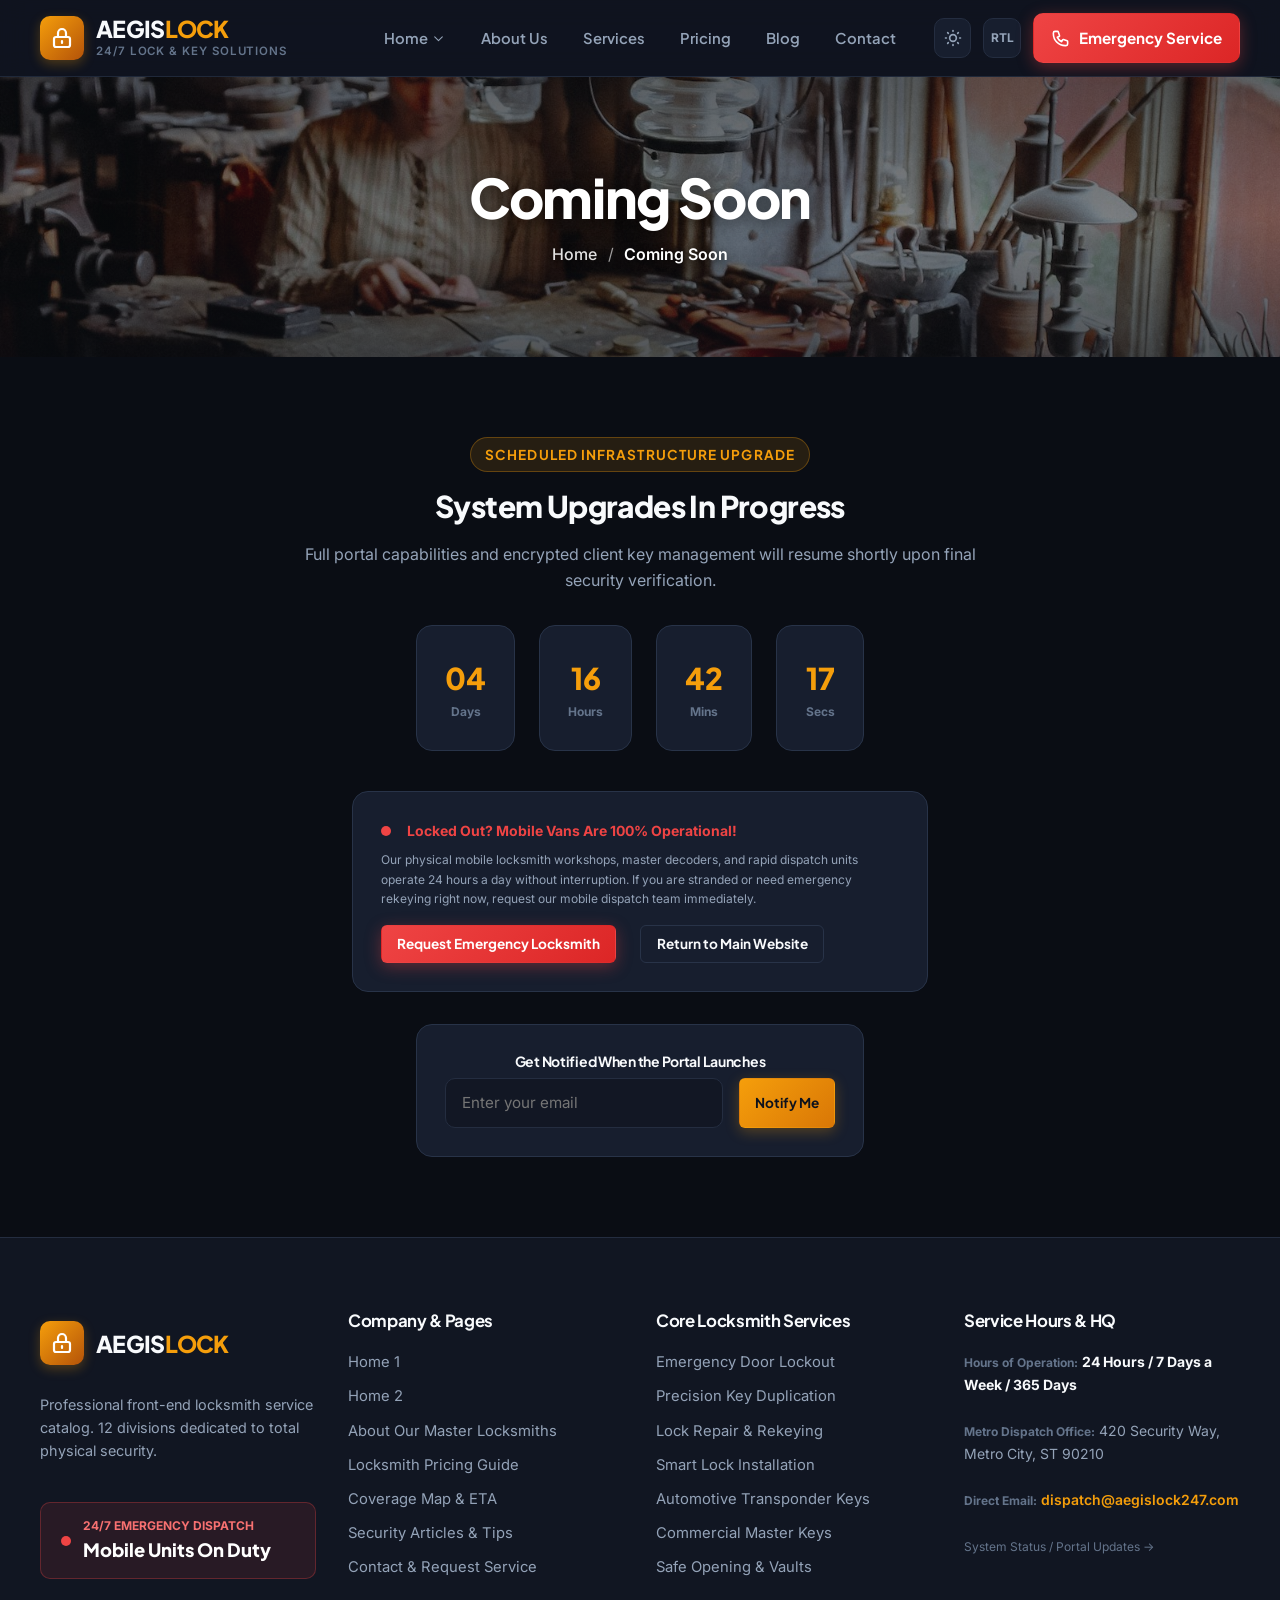
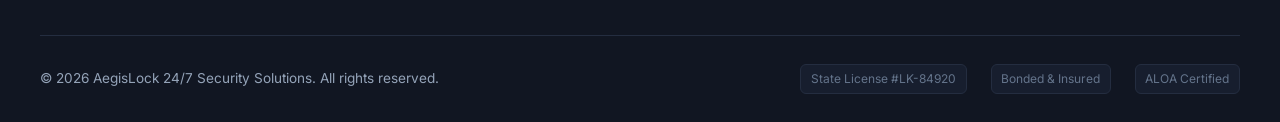
<file: coming-soon.html>
<!DOCTYPE html>
<html lang="en" data-theme="dark" dir="ltr">
<head>
  <meta charset="UTF-8">
  <meta name="viewport" content="width=device-width, initial-scale=1.0">
  <title>System Maintenance &amp; Portal Upgrade | AegisLock 24/7</title>
  <meta name="description" content="AegisLock customer portal upgrade in progress. 24/7 emergency locksmith mobile units remain fully active and on duty.">
  
    <link rel="icon" type="image/svg+xml" href="assets/images/favicon.svg">
  <link rel="alternate icon" type="image/png" href="assets/images/favicon.png">
  <link rel="stylesheet" href="assets/css/main.css">
  <link rel="stylesheet" href="assets/css/components.css">
  <link rel="stylesheet" href="assets/css/responsive.css">
</head>
<body class="flex flex-col min-h-screen">

  <!-- Navigation Header -->
  <header class="site-header">
    <div class="container">
      <nav class="navbar" aria-label="Main Navigation">
        <a href="index.html" class="brand-logo">
          <div class="brand-icon">
            <svg fill="none" stroke="currentColor" viewBox="0 0 24 24"><path stroke-linecap="round" stroke-linejoin="round" stroke-width="2.2" d="M12 15v2m-6 4h12a2 2 0 002-2v-6a2 2 0 00-2-2H6a2 2 0 00-2 2v6a2 2 0 002 2zm10-10V7a4 4 0 00-8 0v4h8z"/></svg>
          </div>
          <div class="brand-text">
            <span class="brand-name">AEGIS<span>LOCK</span></span>
            <span class="brand-tagline">24/7 Lock &amp; Key Solutions</span>
          </div>
        </a>

        <ul class="nav-menu">
          <li class="nav-item">
            <a href="index.html" class="nav-link">Home <svg width="14" height="14" fill="none" stroke="currentColor" viewBox="0 0 24 24"><path stroke-linecap="round" stroke-linejoin="round" stroke-width="2" d="M19 9l-7 7-7-7"/></svg></a>
            <div class="nav-dropdown">
              <a href="index.html" class="dropdown-link"><span>Home 1</span></a>
              <a href="home-2.html" class="dropdown-link"><span>Home 2</span></a>
            </div>
          </li>
          <li class="nav-item"><a href="about.html" class="nav-link">About Us</a></li>
          <li class="nav-item"><a href="services.html" class="nav-link">Services</a></li>
          <li class="nav-item"><a href="pricing.html" class="nav-link">Pricing</a></li>
          <li class="nav-item"><a href="blog.html" class="nav-link">Blog</a></li>
          <li class="nav-item"><a href="contact.html" class="nav-link">Contact</a></li>
        </ul>

        <div class="header-actions">
          <button type="button" class="control-btn js-theme-toggle" aria-label="Toggle Theme">
            <svg class="icon-sun" fill="none" stroke="currentColor" viewBox="0 0 24 24"><path stroke-linecap="round" stroke-linejoin="round" stroke-width="2" d="M12 3v1m0 16v1m9-9h-1M4 12H3m15.364 6.364l-.707-.707M6.343 6.343l-.707-.707m12.728 0l-.707.707M6.343 17.657l-.707.707M16 12a4 4 0 11-8 0 4 4 0 018 0z"/></svg>
            <svg class="icon-moon" style="display: none;" fill="none" stroke="currentColor" viewBox="0 0 24 24"><path stroke-linecap="round" stroke-linejoin="round" stroke-width="2" d="M20.354 15.354A9 9 0 018.646 3.646 9.003 9.003 0 0012 21a9.003 9.003 0 008.354-5.646z"/></svg>
          </button>
          <button type="button" class="control-btn js-rtl-toggle" aria-label="Toggle RTL"><span class="rtl-label font-bold text-xs">RTL</span></button>
          <a href="contact.html" class="btn btn-emergency btn-emergency-pulse">
            <svg fill="none" stroke="currentColor" viewBox="0 0 24 24"><path stroke-linecap="round" stroke-linejoin="round" stroke-width="2" d="M3 5a2 2 0 012-2h3.28a1 1 0 01.948.684l1.498 4.493a1 1 0 01-.502 1.21l-2.257 1.13a11.042 11.042 0 005.516 5.516l1.13-2.257a1 1 0 011.21-.502l4.493 1.498a1 1 0 01.684.949V19a2 2 0 01-2 2h-1C9.716 21 3 14.284 3 6V5z"/></svg>
            <span>Emergency Service</span>
          </a>
          <button type="button" class="mobile-nav-toggle" aria-label="Open Mobile Menu">
            <svg fill="none" stroke="currentColor" viewBox="0 0 24 24"><path stroke-linecap="round" stroke-linejoin="round" stroke-width="2" d="M4 6h16M4 12h16M4 18h16"/></svg>
          </button>
        </div>
      </nav>
    </div>
  </header>

  <!-- Mobile Nav Drawer -->
  <div class="mobile-nav-backdrop" aria-hidden="true">
    <div class="mobile-nav-drawer" role="dialog" aria-modal="true">
      <div class="mobile-drawer-header">
        <a href="index.html" class="brand-logo">
          <div class="brand-icon"><svg fill="none" stroke="currentColor" viewBox="0 0 24 24"><path stroke-linecap="round" stroke-linejoin="round" stroke-width="2.2" d="M12 15v2m-6 4h12a2 2 0 002-2v-6a2 2 0 00-2-2H6a2 2 0 00-2 2v6a2 2 0 002 2zm10-10V7a4 4 0 00-8 0v4h8z"/></svg></div>
          <span class="brand-name">AEGIS<span>LOCK</span></span>
        </a>
        <button type="button" class="modal-close-btn mobile-drawer-close" aria-label="Close"><svg width="22" height="22" fill="none" stroke="currentColor" viewBox="0 0 24 24"><path stroke-linecap="round" stroke-linejoin="round" stroke-width="2" d="M6 18L18 6M6 6l12 12"/></svg></button>
      </div>
      <nav class="mobile-nav-links">
        <div class="mobile-nav-dropdown">
          <button type="button" class="mobile-nav-link mobile-dropdown-toggle" aria-expanded="false" aria-controls="mobile-home-menu">
            <span>Home</span>
            <svg class="mobile-dropdown-arrow" width="16" height="16" fill="none" stroke="currentColor" viewBox="0 0 24 24">
              <path stroke-linecap="round" stroke-linejoin="round" stroke-width="2" d="M19 9l-7 7-7-7"/>
            </svg>
          </button>
          <div class="mobile-dropdown-menu" id="mobile-home-menu">
            <a href="index.html" class="mobile-dropdown-link"><span>Home 1</span></a>
            <a href="home-2.html" class="mobile-dropdown-link"><span>Home 2</span></a>
          </div>
        </div>
        <a href="about.html" class="mobile-nav-link">About Us</a>
        <a href="services.html" class="mobile-nav-link">Services</a>
        <a href="pricing.html" class="mobile-nav-link">Pricing</a>
        <a href="blog.html" class="mobile-nav-link">Blog</a>
        <a href="contact.html" class="mobile-nav-link">Contact Us</a>
      </nav>
      <div class="mt-auto pt-6 border-t border-subtle">
        <a href="contact.html" class="btn btn-emergency btn-block">Request Emergency Locksmith</a>
      </div>
    </div>
  </div>

  <main id="main-content">
    <!-- INNER PAGE HERO -->
    <section class="inner-page-hero" style="background-image: url('assets/images/heroes/about.jpg');">
      <div class="inner-page-hero-overlay" aria-hidden="true"></div>
      <div class="container inner-page-hero-content">
        <h1 class="inner-page-hero-title">Coming Soon</h1>
        <nav class="inner-hero-breadcrumb" aria-label="Breadcrumb">
          <ol>
            <li><a href="index.html">Home</a></li>
            <li><span class="crumb-sep">/</span></li>
            <li><span class="crumb-current">Coming Soon</span></li>
          </ol>
        </nav>
      </div>
    </section>

    <div class="section-py flex items-center justify-center">
      <div class="container text-center">
        <div class="max-w-2xl mx-auto">
          <span class="section-eyebrow mb-3">Scheduled Infrastructure Upgrade</span>
          <h2 class="text-3xl md:text-4xl font-extrabold mb-4">
            System Upgrades In Progress
          </h2>
          <p class="text-secondary text-base mb-8 leading-relaxed">
            Full portal capabilities and encrypted client key management will resume shortly upon final security verification.
          </p>

        <!-- Live Countdown Ticker -->
        <div class="grid grid-4 gap-3 max-w-md mx-auto mb-10 text-center">
          <div class="card p-3">
            <div class="text-3xl font-extrabold text-amber font-heading" id="countdown-days">04</div>
            <div class="text-xs text-muted uppercase font-bold">Days</div>
          </div>
          <div class="card p-3">
            <div class="text-3xl font-extrabold text-amber font-heading" id="countdown-hours">16</div>
            <div class="text-xs text-muted uppercase font-bold">Hours</div>
          </div>
          <div class="card p-3">
            <div class="text-3xl font-extrabold text-amber font-heading" id="countdown-mins">42</div>
            <div class="text-xs text-muted uppercase font-bold">Mins</div>
          </div>
          <div class="card p-3">
            <div class="text-3xl font-extrabold text-amber font-heading" id="countdown-secs">18</div>
            <div class="text-xs text-muted uppercase font-bold">Secs</div>
          </div>
        </div>

        <!-- Reassurance Callout -->
        <div class="card p-6 border-2 border-emergency bg-surface mb-8 text-start max-w-xl mx-auto">
          <div class="flex items-center gap-2 mb-2 text-emergency font-bold text-sm">
            <span class="emergency-dot"></span>
            Locked Out? Mobile Vans Are 100% Operational!
          </div>
          <p class="text-xs text-secondary mb-4 leading-relaxed">
            Our physical mobile locksmith workshops, master decoders, and rapid dispatch units operate 24 hours a day without interruption. If you are stranded or need emergency rekeying right now, request our mobile dispatch team immediately.
          </p>
          <div class="flex items-center gap-3 flex-wrap">
            <a href="contact.html" class="btn btn-emergency btn-sm">Request Emergency Locksmith</a>
            <a href="index.html" class="btn btn-secondary btn-sm">Return to Main Website</a>
          </div>
        </div>

        <!-- Notify Form -->
        <div class="card p-6 max-w-md mx-auto">
          <h4 class="text-sm font-bold mb-2">Get Notified When the Portal Launches</h4>
          <form class="js-validate-form flex gap-2">
            <input type="email" class="form-control text-sm" placeholder="Enter your email" required aria-label="Email Address">
            <button type="submit" class="btn btn-primary btn-sm">Notify Me</button>
          </form>
        </div>
      </div>
    </div>
  </main>

  <!-- Global Footer -->
  <footer class="site-footer">
    <div class="container">
      <div class="footer-top">
        <div class="grid grid-4 gap-4">
          <div class="footer-brand-col">
            <a href="index.html" class="brand-logo">
              <div class="brand-icon"><svg fill="none" stroke="currentColor" viewBox="0 0 24 24"><path stroke-linecap="round" stroke-linejoin="round" stroke-width="2.2" d="M12 15v2m-6 4h12a2 2 0 002-2v-6a2 2 0 00-2-2H6a2 2 0 00-2 2v6a2 2 0 002 2zm10-10V7a4 4 0 00-8 0v4h8z"/></svg></div>
              <span class="brand-name">AEGIS<span>LOCK</span></span>
            </a>
            <p class="footer-desc">Professional front-end locksmith service catalog. 12 divisions dedicated to total physical security.</p>
            <div class="footer-emergency-callout">
              <span class="emergency-dot"></span>
              <div class="footer-emergency-text">
                <span class="footer-emergency-label">24/7 Emergency Dispatch</span>
                <a href="contact.html" class="footer-emergency-number">Mobile Units On Duty</a>
              </div>
            </div>
          </div>
          <div>
            <h4 class="footer-heading">Company &amp; Pages</h4>
            <ul class="footer-links">
              <li><a href="index.html" class="footer-link">Home 1</a></li>
              <li><a href="home-2.html" class="footer-link">Home 2</a></li>
              <li><a href="about.html" class="footer-link">About Our Master Locksmiths</a></li>
              <li><a href="pricing.html" class="footer-link">Locksmith Pricing Guide</a></li>
              <li><a href="service-area.html" class="footer-link">Coverage Map &amp; ETA</a></li>
              <li><a href="blog.html" class="footer-link">Security Articles &amp; Tips</a></li>
              <li><a href="contact.html" class="footer-link">Contact &amp; Request Service</a></li>
            </ul>
          </div>
          <div>
            <h4 class="footer-heading">Core Locksmith Services</h4>
            <ul class="footer-links">
              <li><a href="service-details.html?service=emergency-lockout" class="footer-link">Emergency Door Lockout</a></li>
              <li><a href="service-details.html?service=key-duplication" class="footer-link">Precision Key Duplication</a></li>
              <li><a href="service-details.html?service=lock-repair-rekeying" class="footer-link">Lock Repair &amp; Rekeying</a></li>
              <li><a href="service-details.html?service=smart-lock-installation" class="footer-link">Smart Lock Installation</a></li>
              <li><a href="service-details.html?service=automotive-keys" class="footer-link">Automotive Transponder Keys</a></li>
              <li><a href="service-details.html?service=commercial-master-key" class="footer-link">Commercial Master Keys</a></li>
              <li><a href="service-details.html?service=safe-opening-services" class="footer-link">Safe Opening &amp; Vaults</a></li>
            </ul>
          </div>
          <div>
            <h4 class="footer-heading">Service Hours &amp; HQ</h4>
            <div class="flex flex-col gap-3 text-sm">
              <div>
                <span class="text-muted block text-xs uppercase font-bold">Hours of Operation:</span>
                <span class="text-main font-bold">24 Hours / 7 Days a Week / 365 Days</span>
              </div>
              <div>
                <span class="text-muted block text-xs uppercase font-bold">Metro Dispatch Office:</span>
                <span class="text-secondary">420 Security Way, Metro City, ST 90210</span>
              </div>
              <div>
                <span class="text-muted block text-xs uppercase font-bold">Direct Email:</span>
                <a href="mailto:dispatch@aegislock247.com" class="text-amber font-semibold">dispatch@aegislock247.com</a>
              </div>
              <div class="pt-2">
                <a href="coming-soon.html" class="text-xs text-muted hover:text-amber">System Status / Portal Updates &rarr;</a>
              </div>
            </div>
          </div>
        </div>
      </div>
      <div class="footer-bottom">
        <div class="footer-copyright">&copy; 2026 AegisLock 24/7 Security Solutions. All rights reserved.</div>
        <div class="flex items-center gap-3">
          <span class="footer-licensing-badge">State License #LK-84920</span>
          <span class="footer-licensing-badge">Bonded &amp; Insured</span>
          <span class="footer-licensing-badge">ALOA Certified</span>
        </div>
      </div>
    </div>
  </footer>

  <aside class="floating-emergency-bar">
    <button type="button" class="back-to-top-btn" aria-label="Back to top"><svg width="20" height="20" fill="none" stroke="currentColor" viewBox="0 0 24 24"><path stroke-linecap="round" stroke-linejoin="round" stroke-width="2" d="M5 15l7-7 7 7"/></svg></button>
  </aside>

  <script src="assets/js/main.js"></script>
  <script>
    // Live countdown simulation
    setInterval(() => {
      const s = document.getElementById('countdown-secs');
      if (s) {
        let sec = parseInt(s.textContent, 10) - 1;
        if (sec < 0) sec = 59;
        s.textContent = sec < 10 ? '0' + sec : sec;
      }
    }, 1000);
  </script>
</body>
</html>
</file>
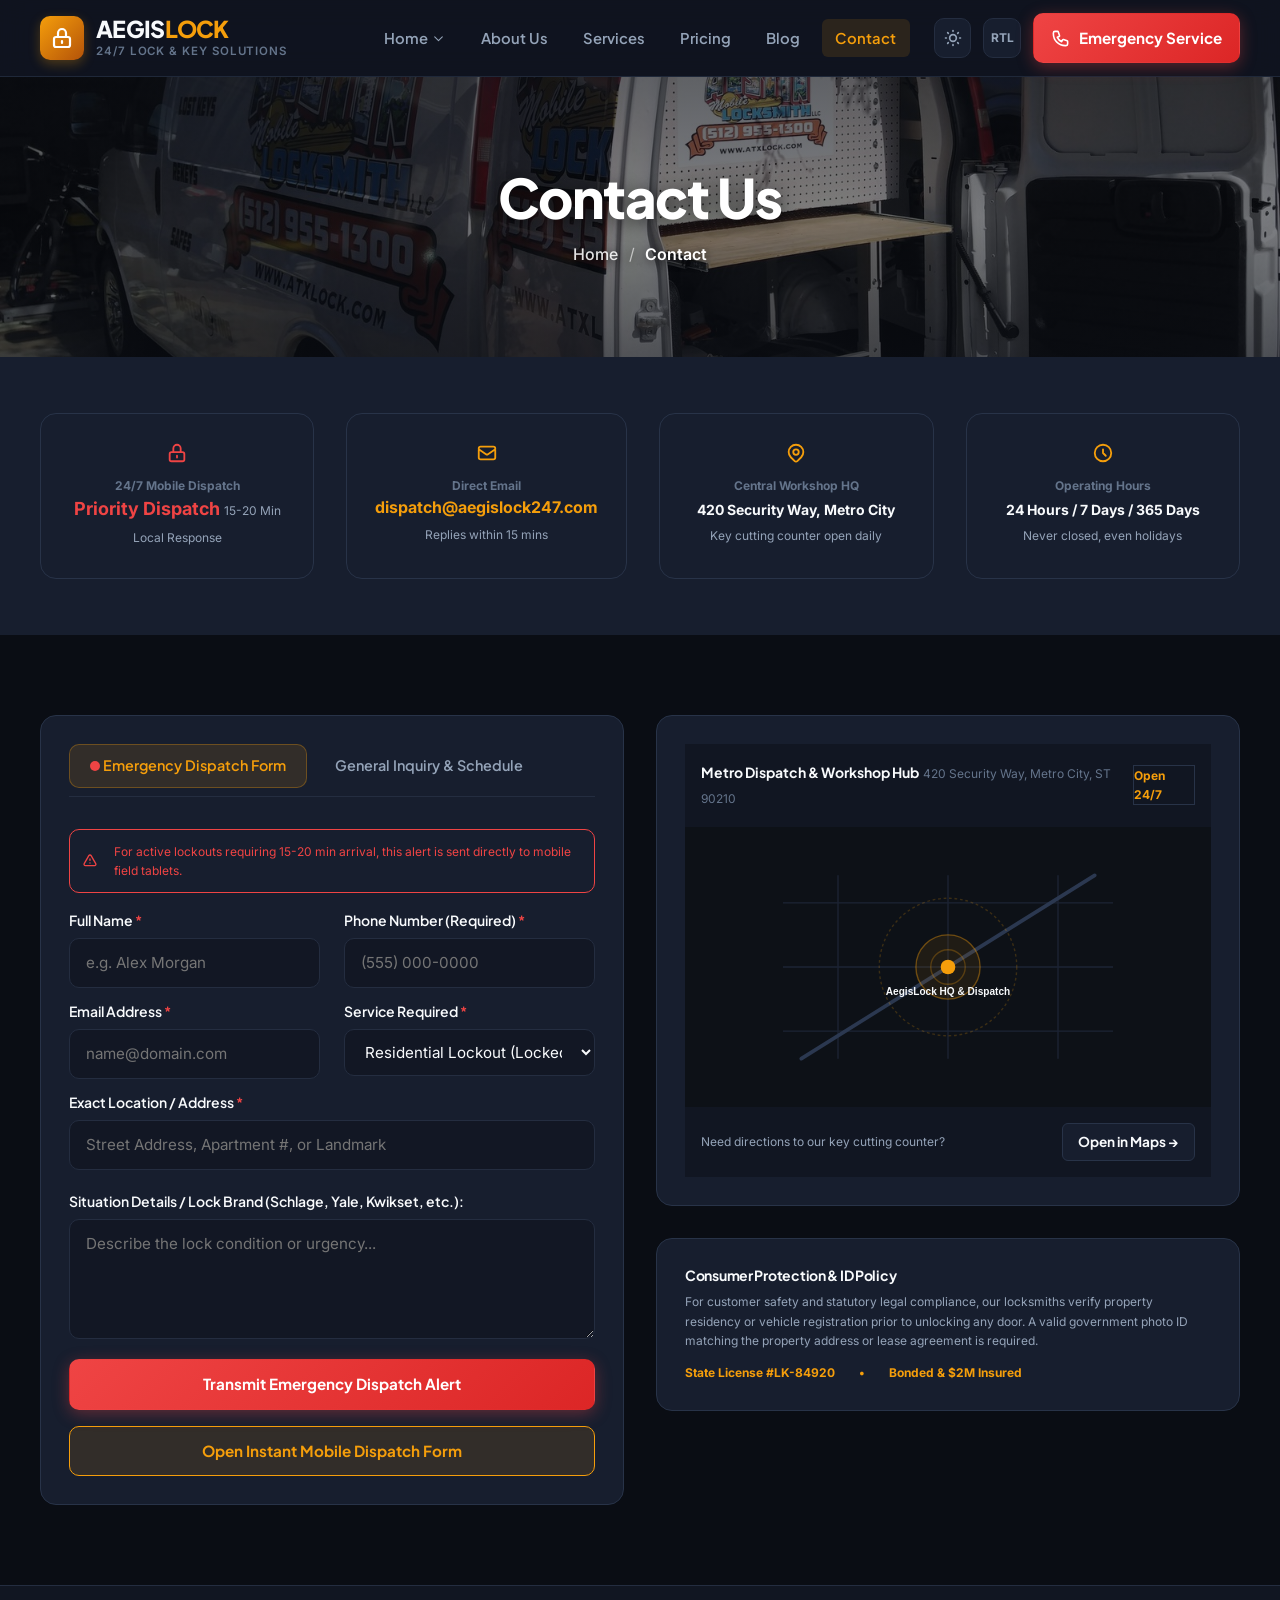
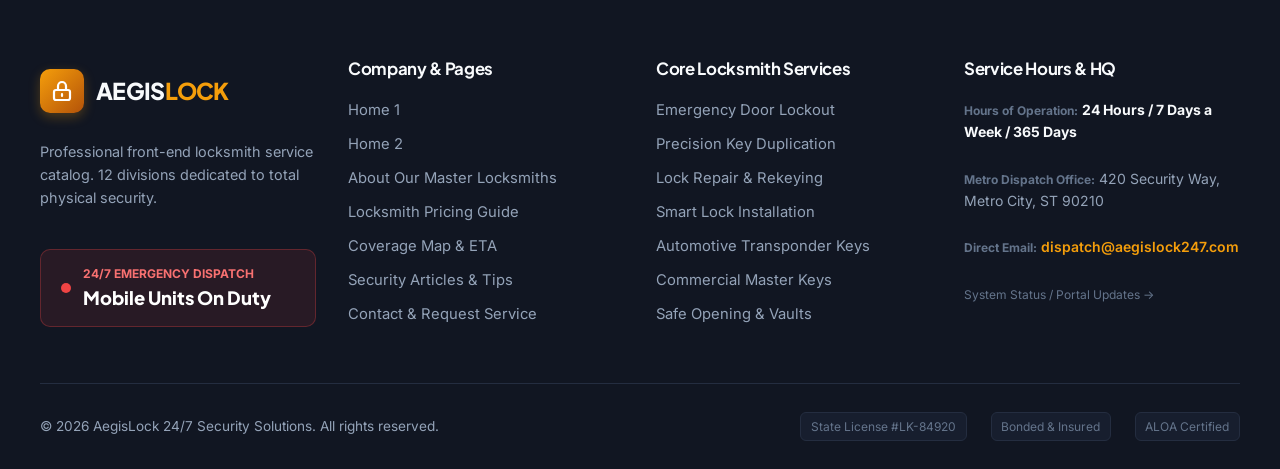
<file: contact.html>
<!DOCTYPE html>
<html lang="en" data-theme="dark" dir="ltr">
<head>
  <meta charset="UTF-8">
  <meta name="viewport" content="width=device-width, initial-scale=1.0">
  <title>Contact Us &amp; Emergency Dispatch | AegisLock 24/7</title>
  <meta name="description" content="Contact AegisLock 24/7 mobile locksmiths. Direct phone hotline, emergency lockout form, workshop address, and map. Immediate 15-20 min arrival across the metro.">
  
    <link rel="icon" type="image/svg+xml" href="assets/images/favicon.svg">
  <link rel="alternate icon" type="image/png" href="assets/images/favicon.png">
  <link rel="stylesheet" href="assets/css/main.css">
  <link rel="stylesheet" href="assets/css/components.css">
  <link rel="stylesheet" href="assets/css/responsive.css">
</head>
<body>

  <!-- Navigation Header -->
  <header class="site-header">
    <div class="container">
      <nav class="navbar" aria-label="Main Navigation">
        <a href="index.html" class="brand-logo">
          <div class="brand-icon">
            <svg fill="none" stroke="currentColor" viewBox="0 0 24 24"><path stroke-linecap="round" stroke-linejoin="round" stroke-width="2.2" d="M12 15v2m-6 4h12a2 2 0 002-2v-6a2 2 0 00-2-2H6a2 2 0 00-2 2v6a2 2 0 002 2zm10-10V7a4 4 0 00-8 0v4h8z"/></svg>
          </div>
          <div class="brand-text">
            <span class="brand-name">AEGIS<span>LOCK</span></span>
            <span class="brand-tagline">24/7 Lock &amp; Key Solutions</span>
          </div>
        </a>

        <ul class="nav-menu">
          <li class="nav-item">
            <a href="index.html" class="nav-link">Home <svg width="14" height="14" fill="none" stroke="currentColor" viewBox="0 0 24 24"><path stroke-linecap="round" stroke-linejoin="round" stroke-width="2" d="M19 9l-7 7-7-7"/></svg></a>
            <div class="nav-dropdown">
              <a href="index.html" class="dropdown-link"><span>Home 1</span></a>
              <a href="home-2.html" class="dropdown-link"><span>Home 2</span></a>
            </div>
          </li>
          <li class="nav-item"><a href="about.html" class="nav-link">About Us</a></li>
          <li class="nav-item"><a href="services.html" class="nav-link">Services</a></li>
          <li class="nav-item"><a href="pricing.html" class="nav-link">Pricing</a></li>
          <li class="nav-item"><a href="blog.html" class="nav-link">Blog</a></li>
          <li class="nav-item"><a href="contact.html" class="nav-link active">Contact</a></li>
        </ul>

        <div class="header-actions">
          <button type="button" class="control-btn js-theme-toggle" aria-label="Toggle Theme">
            <svg class="icon-sun" fill="none" stroke="currentColor" viewBox="0 0 24 24"><path stroke-linecap="round" stroke-linejoin="round" stroke-width="2" d="M12 3v1m0 16v1m9-9h-1M4 12H3m15.364 6.364l-.707-.707M6.343 6.343l-.707-.707m12.728 0l-.707.707M6.343 17.657l-.707.707M16 12a4 4 0 11-8 0 4 4 0 018 0z"/></svg>
            <svg class="icon-moon" style="display: none;" fill="none" stroke="currentColor" viewBox="0 0 24 24"><path stroke-linecap="round" stroke-linejoin="round" stroke-width="2" d="M20.354 15.354A9 9 0 018.646 3.646 9.003 9.003 0 0012 21a9.003 9.003 0 008.354-5.646z"/></svg>
          </button>
          <button type="button" class="control-btn js-rtl-toggle" aria-label="Toggle RTL"><span class="rtl-label font-bold text-xs">RTL</span></button>
          <a href="contact.html" class="btn btn-emergency btn-emergency-pulse">
            <svg fill="none" stroke="currentColor" viewBox="0 0 24 24"><path stroke-linecap="round" stroke-linejoin="round" stroke-width="2" d="M3 5a2 2 0 012-2h3.28a1 1 0 01.948.684l1.498 4.493a1 1 0 01-.502 1.21l-2.257 1.13a11.042 11.042 0 005.516 5.516l1.13-2.257a1 1 0 011.21-.502l4.493 1.498a1 1 0 01.684.949V19a2 2 0 01-2 2h-1C9.716 21 3 14.284 3 6V5z"/></svg>
            <span>Emergency Service</span>
          </a>
          <button type="button" class="mobile-nav-toggle" aria-label="Open Mobile Menu">
            <svg fill="none" stroke="currentColor" viewBox="0 0 24 24"><path stroke-linecap="round" stroke-linejoin="round" stroke-width="2" d="M4 6h16M4 12h16M4 18h16"/></svg>
          </button>
        </div>
      </nav>
    </div>
  </header>

  <!-- Mobile Nav Drawer -->
  <div class="mobile-nav-backdrop" aria-hidden="true">
    <div class="mobile-nav-drawer" role="dialog" aria-modal="true">
      <div class="mobile-drawer-header">
        <a href="index.html" class="brand-logo">
          <div class="brand-icon"><svg fill="none" stroke="currentColor" viewBox="0 0 24 24"><path stroke-linecap="round" stroke-linejoin="round" stroke-width="2.2" d="M12 15v2m-6 4h12a2 2 0 002-2v-6a2 2 0 00-2-2H6a2 2 0 00-2 2v6a2 2 0 002 2zm10-10V7a4 4 0 00-8 0v4h8z"/></svg></div>
          <span class="brand-name">AEGIS<span>LOCK</span></span>
        </a>
        <button type="button" class="modal-close-btn mobile-drawer-close" aria-label="Close"><svg width="22" height="22" fill="none" stroke="currentColor" viewBox="0 0 24 24"><path stroke-linecap="round" stroke-linejoin="round" stroke-width="2" d="M6 18L18 6M6 6l12 12"/></svg></button>
      </div>
      <nav class="mobile-nav-links">
        <div class="mobile-nav-dropdown">
          <button type="button" class="mobile-nav-link mobile-dropdown-toggle" aria-expanded="false" aria-controls="mobile-home-menu">
            <span>Home</span>
            <svg class="mobile-dropdown-arrow" width="16" height="16" fill="none" stroke="currentColor" viewBox="0 0 24 24">
              <path stroke-linecap="round" stroke-linejoin="round" stroke-width="2" d="M19 9l-7 7-7-7"/>
            </svg>
          </button>
          <div class="mobile-dropdown-menu" id="mobile-home-menu">
            <a href="index.html" class="mobile-dropdown-link"><span>Home 1</span></a>
            <a href="home-2.html" class="mobile-dropdown-link"><span>Home 2</span></a>
          </div>
        </div>
        <a href="about.html" class="mobile-nav-link">About Us</a>
        <a href="services.html" class="mobile-nav-link">Services</a>
        <a href="pricing.html" class="mobile-nav-link">Pricing</a>
        <a href="blog.html" class="mobile-nav-link">Blog</a>
        <a href="contact.html" class="mobile-nav-link active">Contact Us</a>
      </nav>
      <div class="mt-auto pt-6 border-t border-subtle">
        <a href="contact.html" class="btn btn-emergency btn-block">Request Emergency Locksmith</a>
      </div>
    </div>
  </div>

  <main id="main-content">
    <!-- INNER PAGE HERO -->
    <section class="inner-page-hero" style="background-image: url('assets/images/heroes/contact.jpg');">
      <div class="inner-page-hero-overlay" aria-hidden="true"></div>
      <div class="container inner-page-hero-content">
        <h1 class="inner-page-hero-title">Contact Us</h1>
        <nav class="inner-hero-breadcrumb" aria-label="Breadcrumb">
          <ol>
            <li><a href="index.html">Home</a></li>
            <li><span class="crumb-sep">/</span></li>
            <li><span class="crumb-current">Contact</span></li>
          </ol>
        </nav>
      </div>
    </section>

    <!-- CONTACT CARDS GRID -->
    <section class="section-py-sm bg-card border-b border-subtle">
      <div class="container">
        <div class="grid grid-4 gap-4">
          <!-- Card 1: Emergency Dispatch -->
          <div class="card p-5 border border-emergency text-center">
            <div class="w-12 h-12 rounded-full bg-emergency-soft text-emergency mx-auto flex items-center justify-center mb-3">
              <svg width="22" height="22" fill="none" stroke="currentColor" viewBox="0 0 24 24"><path stroke-linecap="round" stroke-linejoin="round" stroke-width="2" d="M12 15v2m-6 4h12a2 2 0 002-2v-6a2 2 0 00-2-2H6a2 2 0 00-2 2v6a2 2 0 002 2zm10-10V7a4 4 0 00-8 0v4h8z"/></svg>
            </div>
            <div class="text-xs text-muted uppercase font-bold">24/7 Mobile Dispatch</div>
            <a href="#emergency-form" class="text-lg font-bold text-emergency hover:underline block mt-1">Priority Dispatch</a>
            <span class="text-xs text-secondary mt-1 block">15-20 Min Local Response</span>
          </div>

          <!-- Card 2: Email -->
          <div class="card p-5 text-center">
            <div class="w-12 h-12 rounded-full bg-amber-soft text-amber mx-auto flex items-center justify-center mb-3">
              <svg width="22" height="22" fill="none" stroke="currentColor" viewBox="0 0 24 24"><path stroke-linecap="round" stroke-linejoin="round" stroke-width="2" d="M3 8l7.89 5.26a2 2 0 002.22 0L21 8M5 19h14a2 2 0 002-2V7a2 2 0 00-2-2H5a2 2 0 00-2 2v10a2 2 0 002 2z"/></svg>
            </div>
            <div class="text-xs text-muted uppercase font-bold">Direct Email</div>
            <a href="mailto:dispatch@aegislock247.com" class="text-base font-bold text-amber hover:underline block mt-1">dispatch@aegislock247.com</a>
            <span class="text-xs text-secondary mt-1 block">Replies within 15 mins</span>
          </div>

          <!-- Card 3: Location -->
          <div class="card p-5 text-center">
            <div class="w-12 h-12 rounded-full bg-amber-soft text-amber mx-auto flex items-center justify-center mb-3">
              <svg width="22" height="22" fill="none" stroke="currentColor" viewBox="0 0 24 24"><path stroke-linecap="round" stroke-linejoin="round" stroke-width="2" d="M17.657 16.657L13.414 20.9a1.998 1.998 0 01-2.827 0l-4.244-4.243a8 8 0 1111.314 0z"/><path stroke-linecap="round" stroke-linejoin="round" stroke-width="2" d="M15 11a3 3 0 11-6 0 3 3 0 016 0z"/></svg>
            </div>
            <div class="text-xs text-muted uppercase font-bold">Central Workshop HQ</div>
            <div class="text-sm font-bold text-main mt-1">420 Security Way, Metro City</div>
            <span class="text-xs text-secondary mt-1 block">Key cutting counter open daily</span>
          </div>

          <!-- Card 4: Hours -->
          <div class="card p-5 text-center">
            <div class="w-12 h-12 rounded-full bg-amber-soft text-amber mx-auto flex items-center justify-center mb-3">
              <svg width="22" height="22" fill="none" stroke="currentColor" viewBox="0 0 24 24"><path stroke-linecap="round" stroke-linejoin="round" stroke-width="2" d="M12 8v4l3 3m6-3a9 9 0 11-18 0 9 9 0 0118 0z"/></svg>
            </div>
            <div class="text-xs text-muted uppercase font-bold">Operating Hours</div>
            <div class="text-sm font-bold text-success mt-1">24 Hours / 7 Days / 365 Days</div>
            <span class="text-xs text-secondary mt-1 block">Never closed, even holidays</span>
          </div>
        </div>
      </div>
    </section>

    <!-- FORM & MAP SECTION -->
    <section class="section-py js-tabs-container">
      <div class="container">
        <div class="grid grid-2 hero-split-grid gap-4 items-start">
          
          <!-- Contact / Dispatch Form Container -->
          <div class="card p-6 border-2 border-card shadow-xl">
            <!-- Tabs for Emergency vs General Request -->
            <div class="tabs-nav mb-6">
              <button type="button" class="tab-btn active" data-tab-target="#tab-emergency-form">
                <span class="emergency-dot me-1"></span>
                Emergency Dispatch Form
              </button>
              <button type="button" class="tab-btn" data-tab-target="#tab-scheduled-form">
                General Inquiry &amp; Schedule
              </button>
            </div>

            <!-- Tab 1: 24/7 Emergency Dispatch Form -->
            <div class="tab-content-panel active" id="tab-emergency-form">
              <div class="p-3 rounded-lg bg-emergency-soft border border-emergency mb-4 text-xs text-emergency font-medium flex items-center gap-2">
                <svg width="18" height="18" fill="none" stroke="currentColor" viewBox="0 0 24 24"><path stroke-linecap="round" stroke-linejoin="round" stroke-width="2" d="M12 9v2m0 4h.01m-6.938 4h13.856c1.54 0 2.502-1.667 1.732-3L13.732 4c-.77-1.333-2.694-1.333-3.464 0L3.34 16c-.77 1.333.192 3 1.732 3z"/></svg>
                <span>For active lockouts requiring 15-20 min arrival, this alert is sent directly to mobile field tablets.</span>
              </div>

              <form class="js-validate-form" id="contact-emergency-form">
                <div class="grid grid-2 gap-3 mb-3">
                  <div class="form-group mb-0">
                    <label class="form-label text-xs">Full Name <span class="text-emergency">*</span></label>
                    <input type="text" name="name" class="form-control text-sm" placeholder="e.g. Alex Morgan" required>
                  </div>
                  <div class="form-group mb-0">
                    <label class="form-label text-xs">Phone Number (Required) <span class="text-emergency">*</span></label>
                    <input type="tel" name="phone" class="form-control text-sm" placeholder="(555) 000-0000" required>
                  </div>
                </div>

                <div class="grid grid-2 gap-3 mb-3">
                  <div class="form-group mb-0">
                    <label class="form-label text-xs">Email Address <span class="text-emergency">*</span></label>
                    <input type="email" name="email" class="form-control text-sm" placeholder="name@domain.com" required>
                  </div>
                  <div class="form-group mb-0">
                    <label class="form-label text-xs">Service Required <span class="text-emergency">*</span></label>
                    <select name="service" class="form-select text-sm" required>
                      <option value="Residential Lockout" selected>Residential Lockout (Locked Outside)</option>
                      <option value="Car Lockout">Automotive Car Lockout</option>
                      <option value="Broken Key Extraction">Broken Key Extraction</option>
                      <option value="Urgent Rekey">Urgent Lock Rekeying</option>
                      <option value="Commercial Lockout">Commercial Office Lockout</option>
                      <option value="Safe Lockout">Safe Opening Emergency</option>
                    </select>
                  </div>
                </div>

                <div class="form-group mb-3">
                  <label class="form-label text-xs">Exact Location / Address <span class="text-emergency">*</span></label>
                  <input type="text" name="location" class="form-control text-sm" placeholder="Street Address, Apartment #, or Landmark" required>
                </div>

                <div class="form-group mb-4">
                  <label class="form-label text-xs">Situation Details / Lock Brand (Schlage, Yale, Kwikset, etc.):</label>
                  <textarea name="message" class="form-textarea text-sm" placeholder="Describe the lock condition or urgency..." rows="3"></textarea>
                </div>

                <div class="flex flex-col gap-2">
                  <button type="submit" class="btn btn-emergency btn-block">
                    Transmit Emergency Dispatch Alert
                  </button>
                  <button type="button" class="btn btn-outline-amber btn-block text-sm js-open-emergency-modal">
                    Open Instant Mobile Dispatch Form
                  </button>
                </div>
              </form>
            </div>

            <!-- Tab 2: General Inquiry / Scheduled Maintenance -->
            <div class="tab-content-panel" id="tab-scheduled-form">
              <form class="js-validate-form" id="contact-schedule-form">
                <div class="grid grid-2 gap-3 mb-3">
                  <div class="form-group mb-0">
                    <label class="form-label text-xs">Full Name <span class="text-emergency">*</span></label>
                    <input type="text" class="form-control text-sm" placeholder="Your Name" required>
                  </div>
                  <div class="form-group mb-0">
                    <label class="form-label text-xs">Phone Number <span class="text-emergency">*</span></label>
                    <input type="tel" class="form-control text-sm" placeholder="(555) 000-0000" required>
                  </div>
                </div>

                <div class="grid grid-2 gap-3 mb-3">
                  <div class="form-group mb-0">
                    <label class="form-label text-xs">Email Address <span class="text-emergency">*</span></label>
                    <input type="email" class="form-control text-sm" placeholder="name@domain.com" required>
                  </div>
                  <div class="form-group mb-0">
                    <label class="form-label text-xs">Project Type:</label>
                    <select class="form-select text-sm">
                      <option value="whole-house-rekey">Whole-House Lock Rekeying</option>
                      <option value="smart-lock-install">Smart Lock Installation</option>
                      <option value="commercial-master">Commercial Master Key System</option>
                      <option value="deadbolt-upgrade">High-Security Deadbolt Upgrade</option>
                      <option value="key-cutting">Bulk Key Duplication</option>
                    </select>
                  </div>
                </div>

                <div class="form-group mb-4">
                  <label class="form-label text-xs">Message / Hardware Specifications:</label>
                  <textarea class="form-textarea text-sm" placeholder="Provide details on door thickness, quantities, preferred schedule..." rows="4" required></textarea>
                </div>

                <button type="submit" class="btn btn-primary btn-block">Submit Inquiry</button>
              </form>
            </div>
          </div>

          <!-- Interactive Styled Map & Office Overview Column -->
          <div class="flex flex-col gap-4">
            <!-- Stylized Map Box -->
            <div class="card p-0 overflow-hidden border border-card shadow-xl">
              <div class="p-4 border-b border-subtle bg-surface flex items-center justify-between">
                <div>
                  <span class="font-heading font-bold text-sm text-main block">Metro Dispatch &amp; Workshop Hub</span>
                  <span class="text-xs text-muted">420 Security Way, Metro City, ST 90210</span>
                </div>
                <span class="badge py-1 px-2.5 rounded text-xs font-bold bg-amber-soft text-amber border border-amber">Open 24/7</span>
              </div>

              <!-- Interactive Styled SVG Map -->
              <div class="relative w-full p-4" style="background: #0d1117; min-height: 280px; display: flex; align-items: center; justify-content: center;">
                <svg viewBox="0 0 400 240" class="w-full h-auto" style="max-height: 220px;" aria-label="Interactive map representation">
                  <!-- Road Grid Lines -->
                  <path d="M20 50 H380 M20 120 H380 M20 190 H380" stroke="#1c2434" stroke-width="1.5" />
                  <path d="M80 20 V220 M200 20 V220 M320 20 V220" stroke="#1c2434" stroke-width="1.5" />
                  <!-- Diagonal Arterial Highway -->
                  <path d="M40 220 L360 20" stroke="#2b3850" stroke-width="4" stroke-linecap="round" />
                  
                  <!-- Dispatch Radius Rings -->
                  <circle cx="200" cy="120" r="75" fill="none" stroke="rgba(245, 158, 11, 0.2)" stroke-width="1.5" stroke-dasharray="3 3"/>
                  <circle cx="200" cy="120" r="35" fill="rgba(245, 158, 11, 0.08)" stroke="rgba(245, 158, 11, 0.4)" stroke-width="1.5" />
                  
                  <!-- Main Pin -->
                  <circle cx="200" cy="120" r="8" fill="var(--amber-500)" />
                  <circle cx="200" cy="120" r="16" fill="none" stroke="var(--amber-500)" stroke-width="1.5" opacity="0.6">
                    <animate attributeName="r" values="8;24" dur="2s" repeatCount="indefinite"/>
                    <animate attributeName="opacity" values="0.8;0" dur="2s" repeatCount="indefinite"/>
                  </circle>
                  <text x="200" y="150" fill="#f8fafc" font-size="11" font-weight="bold" text-anchor="middle" font-family="sans-serif">AegisLock HQ &amp; Dispatch</text>
                </svg>
              </div>

              <div class="p-4 bg-surface border-t border-subtle flex items-center justify-between">
                <span class="text-xs text-secondary">Need directions to our key cutting counter?</span>
                <a href="https://maps.google.com" target="_blank" rel="noopener" class="btn btn-secondary btn-sm">Open in Maps &rarr;</a>
              </div>
            </div>

            <!-- Licensing & Consumer Protection Card -->
            <div class="card p-5">
              <h4 class="text-sm font-bold text-main mb-2">Consumer Protection &amp; ID Policy</h4>
              <p class="text-xs text-secondary mb-3 leading-relaxed">
                For customer safety and statutory legal compliance, our locksmiths verify property residency or vehicle registration prior to unlocking any door. A valid government photo ID matching the property address or lease agreement is required.
              </p>
              <div class="flex items-center gap-3 text-xs text-amber font-mono font-bold">
                <span>State License #LK-84920</span>
                <span>•</span>
                <span>Bonded &amp; $2M Insured</span>
              </div>
            </div>
          </div>

        </div>
      </div>
    </section>
  </main>

  <!-- Global Footer -->
  <footer class="site-footer">
    <div class="container">
      <div class="footer-top">
        <div class="grid grid-4 gap-4">
          <div class="footer-brand-col">
            <a href="index.html" class="brand-logo">
              <div class="brand-icon"><svg fill="none" stroke="currentColor" viewBox="0 0 24 24"><path stroke-linecap="round" stroke-linejoin="round" stroke-width="2.2" d="M12 15v2m-6 4h12a2 2 0 002-2v-6a2 2 0 00-2-2H6a2 2 0 00-2 2v6a2 2 0 002 2zm10-10V7a4 4 0 00-8 0v4h8z"/></svg></div>
              <span class="brand-name">AEGIS<span>LOCK</span></span>
            </a>
            <p class="footer-desc">Professional front-end locksmith service catalog. 12 divisions dedicated to total physical security.</p>
            <div class="footer-emergency-callout">
              <span class="emergency-dot"></span>
              <div class="footer-emergency-text">
                <span class="footer-emergency-label">24/7 Emergency Dispatch</span>
                <a href="contact.html" class="footer-emergency-number">Mobile Units On Duty</a>
              </div>
            </div>
          </div>
          <div>
            <h4 class="footer-heading">Company &amp; Pages</h4>
            <ul class="footer-links">
              <li><a href="index.html" class="footer-link">Home 1</a></li>
              <li><a href="home-2.html" class="footer-link">Home 2</a></li>
              <li><a href="about.html" class="footer-link">About Our Master Locksmiths</a></li>
              <li><a href="pricing.html" class="footer-link">Locksmith Pricing Guide</a></li>
              <li><a href="service-area.html" class="footer-link">Coverage Map &amp; ETA</a></li>
              <li><a href="blog.html" class="footer-link">Security Articles &amp; Tips</a></li>
              <li><a href="contact.html" class="footer-link">Contact &amp; Request Service</a></li>
            </ul>
          </div>
          <div>
            <h4 class="footer-heading">Core Locksmith Services</h4>
            <ul class="footer-links">
              <li><a href="service-details.html?service=emergency-lockout" class="footer-link">Emergency Door Lockout</a></li>
              <li><a href="service-details.html?service=key-duplication" class="footer-link">Precision Key Duplication</a></li>
              <li><a href="service-details.html?service=lock-repair-rekeying" class="footer-link">Lock Repair &amp; Rekeying</a></li>
              <li><a href="service-details.html?service=smart-lock-installation" class="footer-link">Smart Lock Installation</a></li>
              <li><a href="service-details.html?service=automotive-keys" class="footer-link">Automotive Transponder Keys</a></li>
              <li><a href="service-details.html?service=commercial-master-key" class="footer-link">Commercial Master Keys</a></li>
              <li><a href="service-details.html?service=safe-opening-services" class="footer-link">Safe Opening &amp; Vaults</a></li>
            </ul>
          </div>
          <div>
            <h4 class="footer-heading">Service Hours &amp; HQ</h4>
            <div class="flex flex-col gap-3 text-sm">
              <div>
                <span class="text-muted block text-xs uppercase font-bold">Hours of Operation:</span>
                <span class="text-main font-bold">24 Hours / 7 Days a Week / 365 Days</span>
              </div>
              <div>
                <span class="text-muted block text-xs uppercase font-bold">Metro Dispatch Office:</span>
                <span class="text-secondary">420 Security Way, Metro City, ST 90210</span>
              </div>
              <div>
                <span class="text-muted block text-xs uppercase font-bold">Direct Email:</span>
                <a href="mailto:dispatch@aegislock247.com" class="text-amber font-semibold">dispatch@aegislock247.com</a>
              </div>
              <div class="pt-2">
                <a href="coming-soon.html" class="text-xs text-muted hover:text-amber">System Status / Portal Updates &rarr;</a>
              </div>
            </div>
          </div>
        </div>
      </div>
      <div class="footer-bottom">
        <div class="footer-copyright">&copy; 2026 AegisLock 24/7 Security Solutions. All rights reserved.</div>
        <div class="flex items-center gap-3">
          <span class="footer-licensing-badge">State License #LK-84920</span>
          <span class="footer-licensing-badge">Bonded &amp; Insured</span>
          <span class="footer-licensing-badge">ALOA Certified</span>
        </div>
      </div>
    </div>
  </footer>

  <!-- Modal -->
  <div class="modal-backdrop" id="emergency-modal" aria-hidden="true">
    <div class="modal-dialog" role="dialog" aria-modal="true">
      <div class="modal-header">
        <div class="modal-title"><span class="emergency-dot"></span><span>Emergency Locksmith Dispatch</span></div>
        <button type="button" class="modal-close-btn js-modal-close" aria-label="Close"><svg width="20" height="20" fill="none" stroke="currentColor" viewBox="0 0 24 24"><path stroke-linecap="round" stroke-linejoin="round" stroke-width="2" d="M6 18L18 6M6 6l12 12"/></svg></button>
      </div>
      <div class="modal-body">
        <form id="emergency-dispatch-form">
          <div class="form-group"><label for="modal-phone" class="form-label">Phone Number (Required for Technician):</label><input type="tel" id="modal-phone" name="phone" class="form-control" placeholder="(555) 000-0000" required></div>
          <div class="grid grid-2 gap-3 mb-3">
            <div class="form-group"><label for="modal-name" class="form-label">Your Name:</label><input type="text" id="modal-name" name="name" class="form-control" placeholder="Jane Doe" required></div>
            <div class="form-group"><label for="modal-service-type" class="form-label">Service Type:</label><select id="modal-service-type" name="service_type" class="form-select"><option value="residential-lockout">House / Apartment Lockout</option><option value="car-lockout">Car / Vehicle Lockout</option><option value="broken-key">Broken Key Extraction</option><option value="urgent-rekey">Urgent Lock Rekey</option><option value="commercial">Commercial Building Lock</option><option value="key-duplication">Key Duplication</option></select></div>
          </div>
          <div class="form-group"><label for="modal-location" class="form-label">Location / Address:</label><input type="text" id="modal-location" name="location" class="form-control" placeholder="Street Address, City or Landmark" required></div>
          <div class="form-group"><label for="modal-notes" class="form-label">Situation Notes:</label><textarea id="modal-notes" name="notes" class="form-textarea" placeholder="Describe the lock or situation" rows="2"></textarea></div>
          <button type="submit" class="btn btn-emergency btn-block mt-3">Dispatch Emergency Van</button>
        </form>
      </div>
    </div>
  </div>

  <aside class="floating-emergency-bar">
    <button type="button" class="back-to-top-btn" aria-label="Back to top"><svg width="20" height="20" fill="none" stroke="currentColor" viewBox="0 0 24 24"><path stroke-linecap="round" stroke-linejoin="round" stroke-width="2" d="M5 15l7-7 7 7"/></svg></button>
  </aside>

  <nav class="mobile-bottom-bar">
    <a href="contact.html" class="btn btn-emergency btn-sm">
      <svg width="18" height="18" fill="none" stroke="currentColor" viewBox="0 0 24 24"><path stroke-linecap="round" stroke-linejoin="round" stroke-width="2" d="M3 5a2 2 0 012-2h3.28a1 1 0 01.948.684l1.498 4.493a1 1 0 01-.502 1.21l-2.257 1.13a11.042 11.042 0 005.516 5.516l1.13-2.257a1 1 0 011.21-.502l4.493 1.498a1 1 0 01.684.949V19a2 2 0 01-2 2h-1C9.716 21 3 14.284 3 6V5z"/></svg>
      Emergency Service
    </a>
    <button type="button" class="btn btn-primary btn-sm js-open-emergency-modal">Request Locksmith</button>
  </nav>

  <script src="assets/js/main.js"></script>
</body>
</html>
</file>
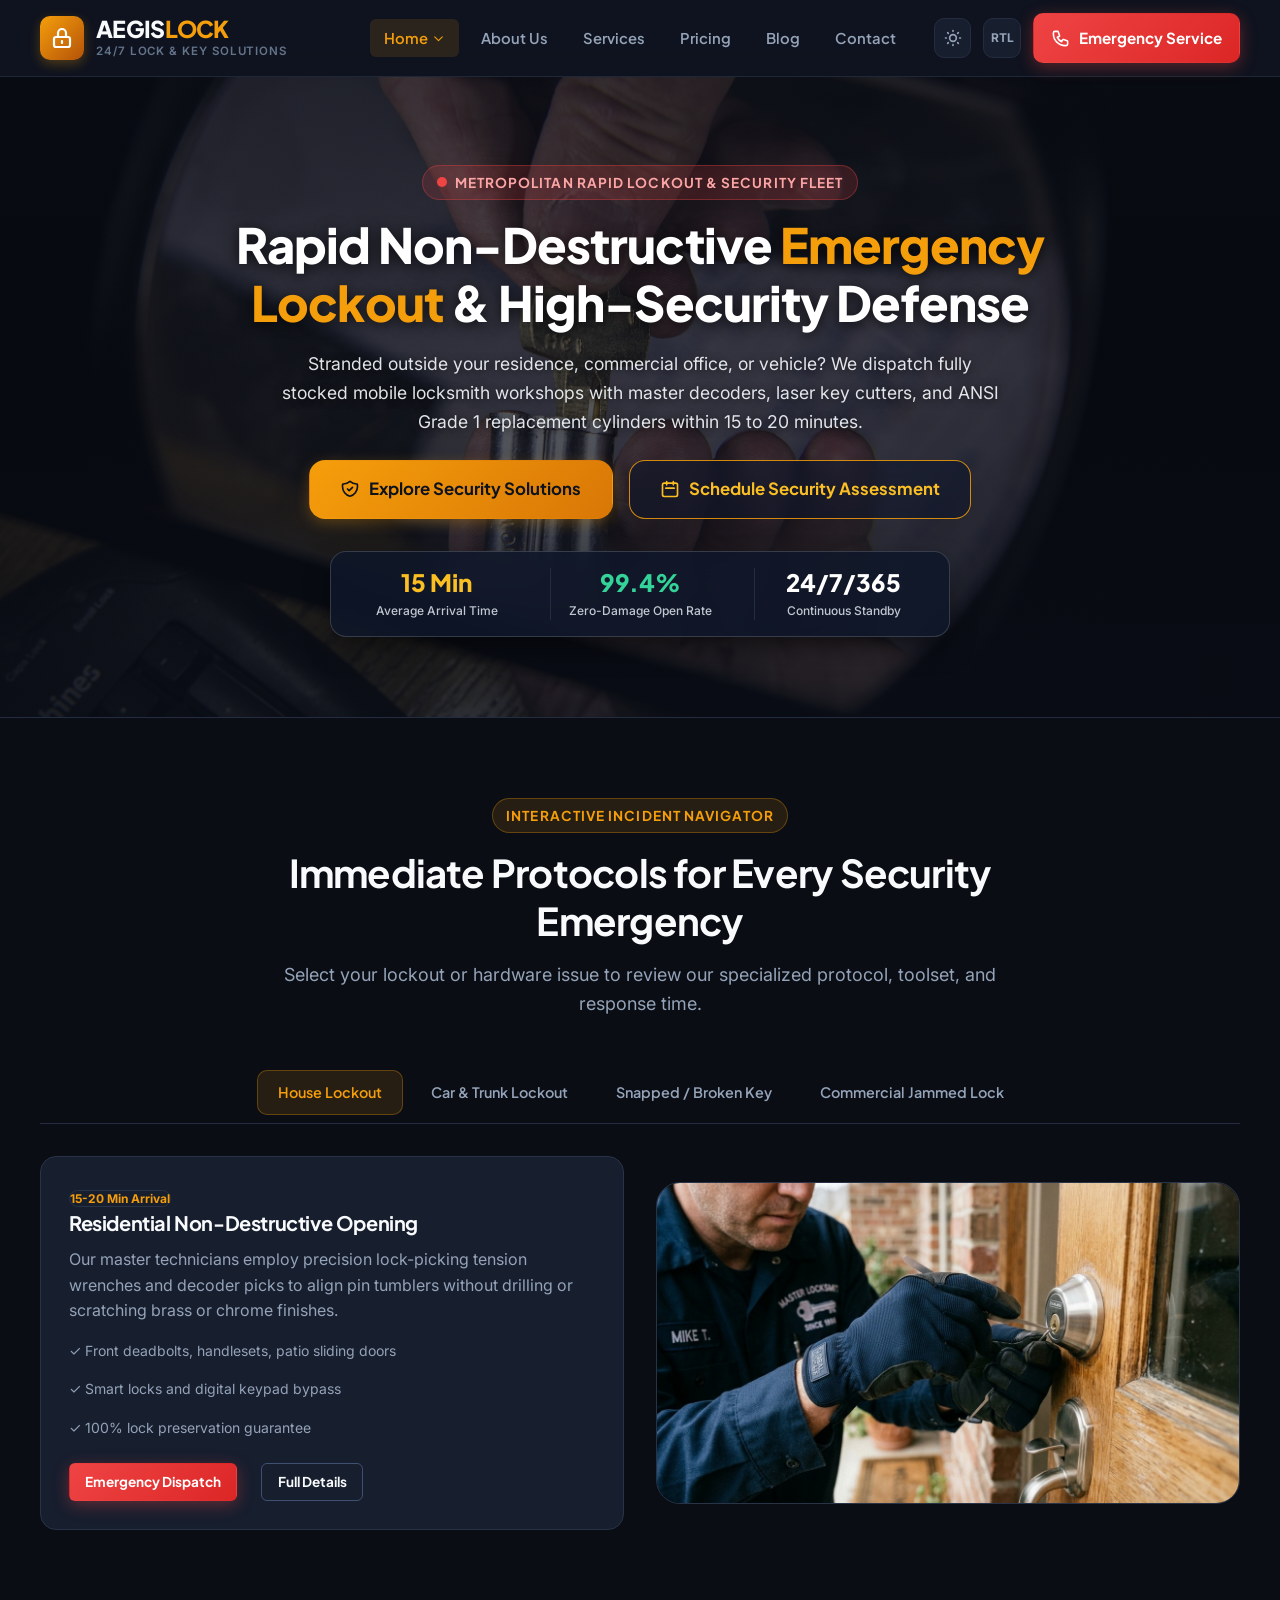
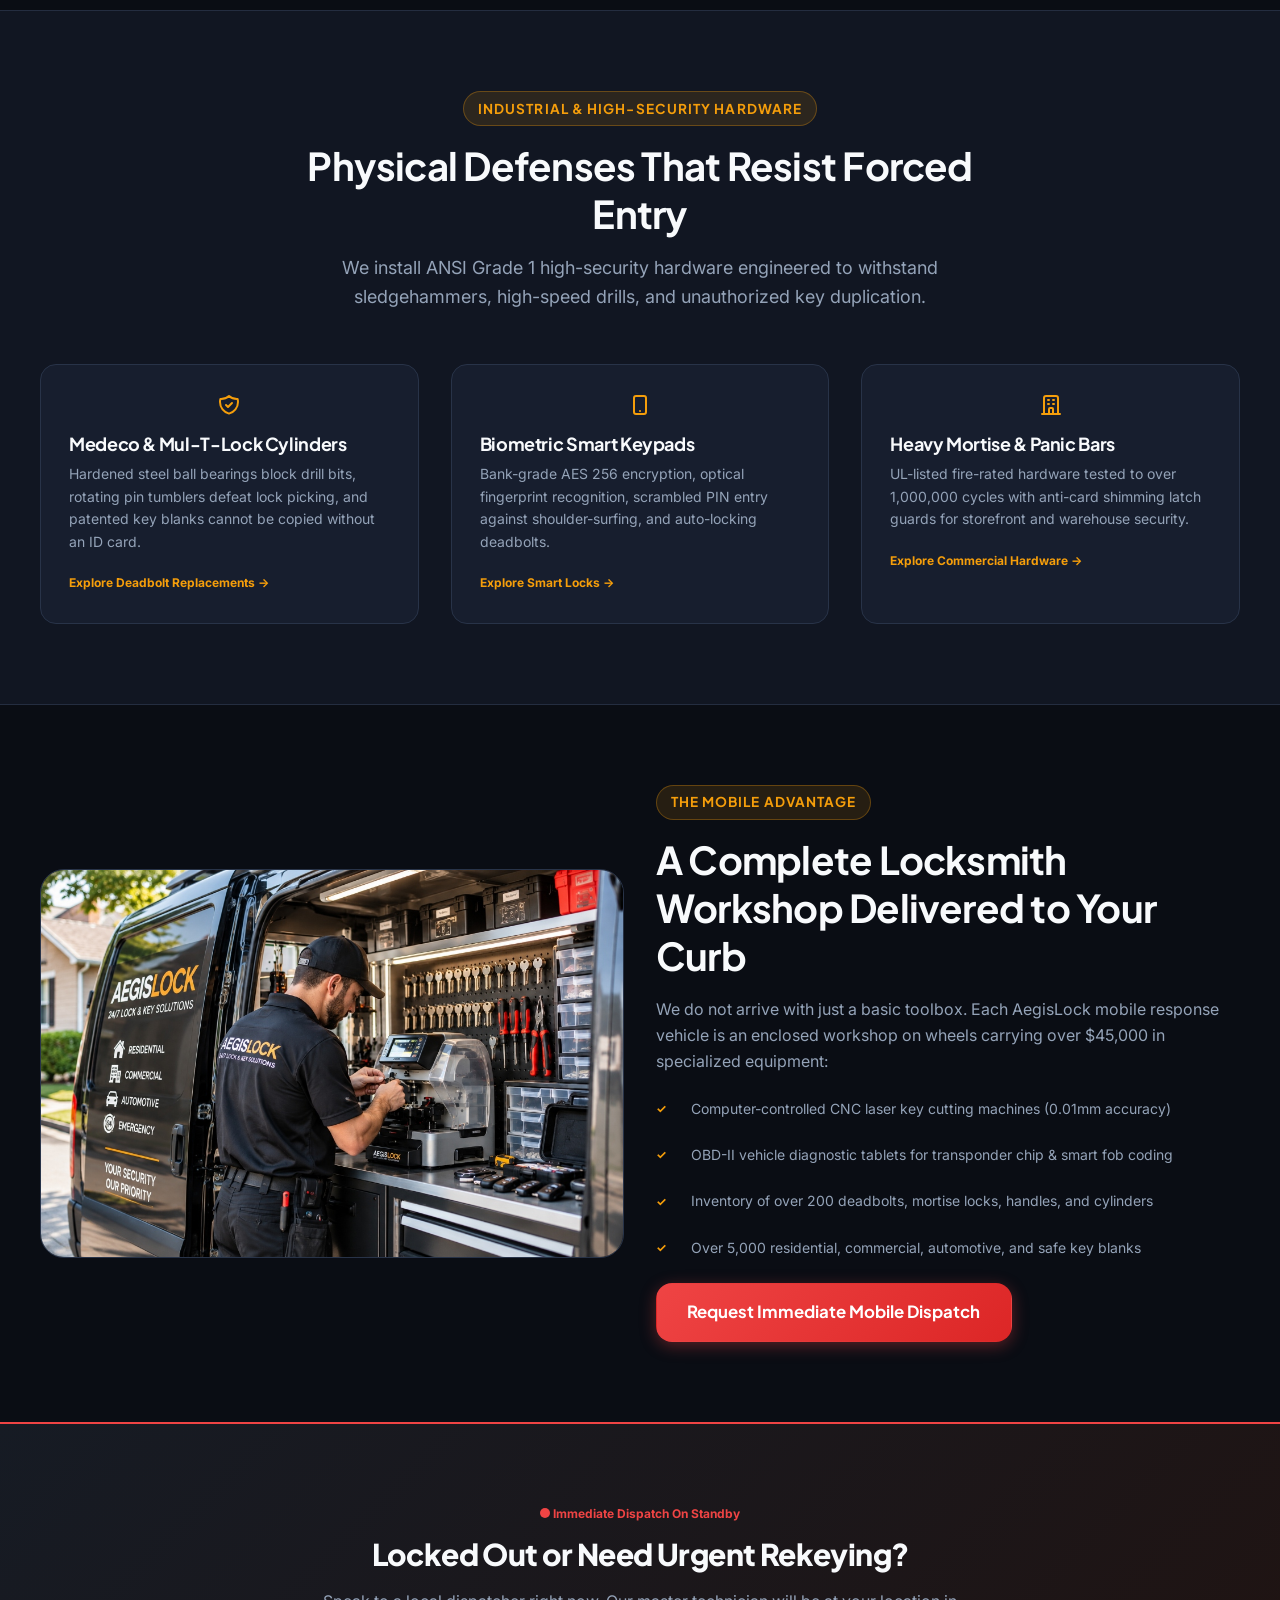
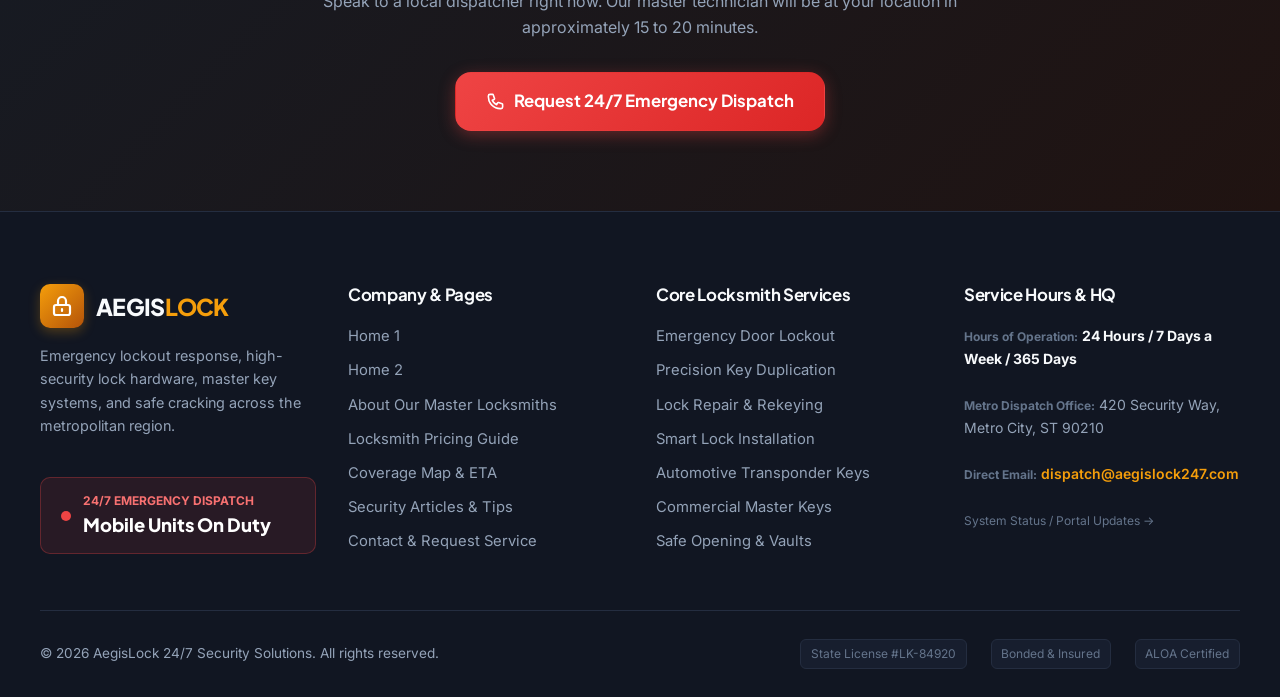
<file: home-2.html>
<!DOCTYPE html>
<html lang="en" data-theme="dark" dir="ltr">

<head>
  <meta charset="UTF-8">
  <meta name="viewport" content="width=device-width, initial-scale=1.0">
  <title>Emergency &amp; High-Security Locksmith | AegisLock 24/7</title>
  <meta name="description"
    content="Dedicated 24/7 emergency response and high-security commercial locksmith. Live mobile dispatch, non-destructive entry, Grade 1 deadbolts, and master key engineering.">

  <!-- CSS Stylesheets -->
  <link rel="icon" type="image/svg+xml" href="assets/images/favicon.svg">
  <link rel="alternate icon" type="image/png" href="assets/images/favicon.png">
  <link rel="stylesheet" href="assets/css/main.css">
  <link rel="stylesheet" href="assets/css/components.css">
  <link rel="stylesheet" href="assets/css/responsive.css">
</head>

<body>

  <!-- Main Navigation Header -->
  <header class="site-header">
    <div class="container">
      <nav class="navbar" aria-label="Main Navigation">
        <a href="index.html" class="brand-logo">
          <div class="brand-icon">
            <svg fill="none" stroke="currentColor" viewBox="0 0 24 24">
              <path stroke-linecap="round" stroke-linejoin="round" stroke-width="2.2"
                d="M12 15v2m-6 4h12a2 2 0 002-2v-6a2 2 0 00-2-2H6a2 2 0 00-2 2v6a2 2 0 002 2zm10-10V7a4 4 0 00-8 0v4h8z" />
            </svg>
          </div>
          <div class="brand-text">
            <span class="brand-name">AEGIS<span>LOCK</span></span>
            <span class="brand-tagline">24/7 Lock &amp; Key Solutions</span>
          </div>
        </a>

        <ul class="nav-menu">
          <li class="nav-item">
            <a href="index.html" class="nav-link active">Home <svg width="14" height="14" fill="none"
                stroke="currentColor" viewBox="0 0 24 24">
                <path stroke-linecap="round" stroke-linejoin="round" stroke-width="2" d="M19 9l-7 7-7-7" />
              </svg></a>
            <div class="nav-dropdown">
              <a href="index.html" class="dropdown-link"><span>Home 1</span></a>
              <a href="home-2.html" class="dropdown-link active"><span>Home 2</span></a>
            </div>
          </li>
          <li class="nav-item"><a href="about.html" class="nav-link">About Us</a></li>
          <li class="nav-item"><a href="services.html" class="nav-link">Services</a></li>
          <li class="nav-item"><a href="pricing.html" class="nav-link">Pricing</a></li>
          <li class="nav-item"><a href="blog.html" class="nav-link">Blog</a></li>
          <li class="nav-item"><a href="contact.html" class="nav-link">Contact</a></li>
        </ul>

        <div class="header-actions">
          <button type="button" class="control-btn js-theme-toggle" aria-label="Toggle Dark/Light Mode">
            <svg class="icon-sun" fill="none" stroke="currentColor" viewBox="0 0 24 24">
              <path stroke-linecap="round" stroke-linejoin="round" stroke-width="2"
                d="M12 3v1m0 16v1m9-9h-1M4 12H3m15.364 6.364l-.707-.707M6.343 6.343l-.707-.707m12.728 0l-.707.707M6.343 17.657l-.707.707M16 12a4 4 0 11-8 0 4 4 0 018 0z" />
            </svg>
            <svg class="icon-moon" style="display: none;" fill="none" stroke="currentColor" viewBox="0 0 24 24">
              <path stroke-linecap="round" stroke-linejoin="round" stroke-width="2"
                d="M20.354 15.354A9 9 0 018.646 3.646 9.003 9.003 0 0012 21a9.003 9.003 0 008.354-5.646z" />
            </svg>
          </button>
          <button type="button" class="control-btn js-rtl-toggle" aria-label="Toggle RTL">
            <span class="rtl-label font-bold text-xs">RTL</span>
          </button>
          <a href="contact.html" class="btn btn-emergency btn-emergency-pulse">
            <svg fill="none" stroke="currentColor" viewBox="0 0 24 24">
              <path stroke-linecap="round" stroke-linejoin="round" stroke-width="2"
                d="M3 5a2 2 0 012-2h3.28a1 1 0 01.948.684l1.498 4.493a1 1 0 01-.502 1.21l-2.257 1.13a11.042 11.042 0 005.516 5.516l1.13-2.257a1 1 0 011.21-.502l4.493 1.498a1 1 0 01.684.949V19a2 2 0 01-2 2h-1C9.716 21 3 14.284 3 6V5z" />
            </svg>
            <span>Emergency Service</span>
          </a>
          <button type="button" class="mobile-nav-toggle" aria-label="Open Mobile Menu">
            <svg fill="none" stroke="currentColor" viewBox="0 0 24 24">
              <path stroke-linecap="round" stroke-linejoin="round" stroke-width="2" d="M4 6h16M4 12h16M4 18h16" />
            </svg>
          </button>
        </div>
      </nav>
    </div>
  </header>

  <!-- Mobile Nav Drawer -->
  <div class="mobile-nav-backdrop" aria-hidden="true">
    <div class="mobile-nav-drawer" role="dialog" aria-modal="true">
      <div class="mobile-drawer-header">
        <a href="index.html" class="brand-logo">
          <div class="brand-icon">
            <svg fill="none" stroke="currentColor" viewBox="0 0 24 24">
              <path stroke-linecap="round" stroke-linejoin="round" stroke-width="2.2"
                d="M12 15v2m-6 4h12a2 2 0 002-2v-6a2 2 0 00-2-2H6a2 2 0 00-2 2v6a2 2 0 002 2zm10-10V7a4 4 0 00-8 0v4h8z" />
            </svg>
          </div>
          <span class="brand-name">AEGIS<span>LOCK</span></span>
        </a>
        <button type="button" class="modal-close-btn mobile-drawer-close" aria-label="Close">
          <svg width="22" height="22" fill="none" stroke="currentColor" viewBox="0 0 24 24">
            <path stroke-linecap="round" stroke-linejoin="round" stroke-width="2" d="M6 18L18 6M6 6l12 12" />
          </svg>
        </button>
      </div>
      <nav class="mobile-nav-links">
        <div class="mobile-nav-dropdown">
          <button type="button" class="mobile-nav-link mobile-dropdown-toggle active" aria-expanded="false" aria-controls="mobile-home-menu">
            <span>Home</span>
            <svg class="mobile-dropdown-arrow" width="16" height="16" fill="none" stroke="currentColor" viewBox="0 0 24 24">
              <path stroke-linecap="round" stroke-linejoin="round" stroke-width="2" d="M19 9l-7 7-7-7"/>
            </svg>
          </button>
          <div class="mobile-dropdown-menu" id="mobile-home-menu">
            <a href="index.html" class="mobile-dropdown-link"><span>Home 1</span></a>
            <a href="home-2.html" class="mobile-dropdown-link active"><span>Home 2</span></a>
          </div>
        </div>
        <a href="about.html" class="mobile-nav-link">About Us</a>
        <a href="services.html" class="mobile-nav-link">Services</a>
        <a href="pricing.html" class="mobile-nav-link">Pricing</a>
        <a href="blog.html" class="mobile-nav-link">Blog</a>
        <a href="contact.html" class="mobile-nav-link">Contact Us</a>
      </nav>
      <div class="mt-auto pt-6 border-t border-subtle flex flex-col gap-3">
        <a href="contact.html" class="btn btn-emergency btn-block">24/7 Emergency Service</a>
      </div>
    </div>
  </div>

  <main id="main-content">
    <!-- HERO SECTION (HOME 2: FULL-WIDTH BACKGROUND HERO) -->
    <section class="home2-hero-section relative overflow-hidden">
      <!-- Full-Width Background Image (Preserving existing hero-security.jpg) -->
      <div class="home2-hero-bg" aria-hidden="true"></div>
      <!-- Balanced Dark/Transparent Overlay for optimal text readability -->
      <div class="home2-hero-overlay" aria-hidden="true"></div>

      <div class="container relative z-10">
        <div class="home2-hero-content text-center mx-auto">
          <div class="section-eyebrow eyebrow-emergency mb-3 inline-flex items-center">
            <span class="emergency-dot" aria-hidden="true"></span>
            Metropolitan Rapid Lockout &amp; Security Fleet
          </div>

          <h1 class="home2-hero-title mb-4">
            Rapid Non-Destructive <span class="text-amber">Emergency Lockout</span> &amp; High-Security Defense
          </h1>

          <p class="home2-hero-desc mb-6 mx-auto">
            Stranded outside your residence, commercial office, or vehicle? We dispatch fully stocked mobile locksmith
            workshops with master decoders, laser key cutters, and ANSI Grade 1 replacement cylinders within 15 to 20
            minutes.
          </p>

          <div class="home2-hero-actions mb-8">
            <a href="services.html" class="btn btn-primary btn-lg">
              <svg fill="none" stroke="currentColor" viewBox="0 0 24 24" style="width:1.25rem;height:1.25rem"
                aria-hidden="true">
                <path stroke-linecap="round" stroke-linejoin="round" stroke-width="2"
                  d="M9 12l2 2 4-4m5.618-4.016A11.955 11.955 0 0112 2.944a11.955 11.955 0 01-8.618 3.04A12.02 12.02 0 003 9c0 5.591 3.824 10.29 9 11.622 5.176-1.332 9-6.03 9-11.622 0-1.042-.133-2.052-.382-3.016z" />
              </svg>
              Explore Security Solutions
            </a>
            <button type="button" class="btn btn-outline-amber btn-lg js-open-emergency-modal"
              data-service-context="Home 2 Security Assessment">
              <svg fill="none" stroke="currentColor" viewBox="0 0 24 24" style="width:1.25rem;height:1.25rem"
                aria-hidden="true">
                <path stroke-linecap="round" stroke-linejoin="round" stroke-width="2"
                  d="M8 7V3m8 4V3m-9 8h10M5 21h14a2 2 0 002-2V7a2 2 0 00-2-2H5a2 2 0 00-2 2v12a2 2 0 002 2z" />
              </svg>
              Schedule Security Assessment
            </button>
          </div>

          <!-- Emergency Metric Strip (Centered & Visually Balanced) -->
          <div class="home2-hero-metrics grid grid-3 gap-3 p-4 rounded-xl border border-card mx-auto">
            <div class="text-center">
              <div class="home2-metric-val text-amber">15 Min</div>
              <div class="home2-metric-label">Average Arrival Time</div>
            </div>
            <div class="text-center border-inline-start border-subtle ps-3">
              <div class="home2-metric-val text-success">99.4%</div>
              <div class="home2-metric-label">Zero-Damage Open Rate</div>
            </div>
            <div class="text-center border-inline-start border-subtle ps-3">
              <div class="home2-metric-val text-white">24/7/365</div>
              <div class="home2-metric-label">Continuous Standby</div>
            </div>
          </div>
        </div>
      </div>
    </section>

    <!-- LIVE SITUATION QUICK TABS -->
    <section class="section-py js-tabs-container">
      <div class="container">
        <div class="section-header text-center">
          <span class="section-eyebrow">Interactive Incident Navigator</span>
          <h2 class="section-title">Immediate Protocols for Every Security Emergency</h2>
          <p class="section-subtitle">Select your lockout or hardware issue to review our specialized protocol, toolset,
            and response time.</p>
        </div>

        <div class="tabs-nav justify-center">
          <button type="button" class="tab-btn active" data-tab-target="#tab-home-lockout">House Lockout</button>
          <button type="button" class="tab-btn" data-tab-target="#tab-car-lockout">Car &amp; Trunk Lockout</button>
          <button type="button" class="tab-btn" data-tab-target="#tab-broken-key">Snapped / Broken Key</button>
          <button type="button" class="tab-btn" data-tab-target="#tab-commercial-jam">Commercial Jammed Lock</button>
        </div>

        <!-- Tab 1: House Lockout -->
        <div class="tab-content-panel active" id="tab-home-lockout">
          <div class="grid grid-2 items-center gap-4">
            <div class="card p-6">
              <span
                class="badge py-1 px-3 rounded-full text-xs font-bold bg-amber-soft text-amber border border-amber mb-3 inline-block">15-20
                Min Arrival</span>
              <h3 class="text-xl font-bold mb-3">Residential Non-Destructive Opening</h3>
              <p class="text-secondary mb-4">Our master technicians employ precision lock-picking tension wrenches and
                decoder picks to align pin tumblers without drilling or scratching brass or chrome finishes.</p>
              <ul class="flex flex-col gap-2 mb-6 text-sm text-secondary">
                <li class="flex items-center gap-2">✓ Front deadbolts, handlesets, patio sliding doors</li>
                <li class="flex items-center gap-2">✓ Smart locks and digital keypad bypass</li>
                <li class="flex items-center gap-2">✓ 100% lock preservation guarantee</li>
              </ul>
              <div class="flex items-center gap-3">
                <a href="contact.html" class="btn btn-emergency btn-sm">Emergency Dispatch</a>
                <a href="service-details.html?service=emergency-lockout" class="btn btn-outline btn-sm">Full Details</a>
              </div>
            </div>
            <div class="rounded-2xl overflow-hidden border border-card shadow-lg">
              <img src="assets/images/services/emergency-lockout-new.jpg"
                alt="Master locksmith picking front deadbolt cylinder" class="w-full h-auto object-cover"
                style="max-height: 320px;">
            </div>
          </div>
        </div>

        <!-- Tab 2: Car Lockout -->
        <div class="tab-content-panel" id="tab-car-lockout">
          <div class="grid grid-2 items-center gap-4">
            <div class="card p-6">
              <span
                class="badge py-1 px-3 rounded-full text-xs font-bold bg-amber-soft text-amber border border-amber mb-3 inline-block">All
                Makes &amp; Models</span>
              <h3 class="text-xl font-bold mb-3">Automotive Door &amp; Trunk Rescue</h3>
              <p class="text-secondary mb-4">Locked keys in the trunk or left the fob in the cup holder? We use gentle
                inflatable poly wedges and remote linkage levers that never bend door frames or crack weatherstripping.
              </p>
              <ul class="flex flex-col gap-2 mb-6 text-sm text-secondary">
                <li class="flex items-center gap-2">✓ Sedans, SUVs, trucks, and luxury push-to-start vehicles</li>
                <li class="flex items-center gap-2">✓ Laser key cutting on site if keys are lost</li>
                <li class="flex items-center gap-2">✓ Zero paint, glass, or frame damage</li>
              </ul>
              <div class="flex items-center gap-3">
                <a href="contact.html" class="btn btn-emergency btn-sm">Emergency Auto Dispatch</a>
                <a href="service-details.html?service=automotive-keys" class="btn btn-outline btn-sm">Auto Key Rates</a>
              </div>
            </div>
            <div class="rounded-2xl overflow-hidden border border-card shadow-lg">
              <img src="assets/images/services/automotive-key-programming-new.jpg"
                alt="Automotive key duplication and transponder programming" class="w-full h-auto object-cover"
                style="max-height: 320px;">
            </div>
          </div>
        </div>

        <!-- Tab 3: Broken Key -->
        <div class="tab-content-panel" id="tab-broken-key">
          <div class="grid grid-2 items-center gap-4">
            <div class="card p-6">
              <span
                class="badge py-1 px-3 rounded-full text-xs font-bold bg-amber-soft text-amber border border-amber mb-3 inline-block">Gentle
                Extraction</span>
              <h3 class="text-xl font-bold mb-3">Broken Key Extraction &amp; Recutting</h3>
              <p class="text-secondary mb-4">Snapped off your key flush with the cylinder? Do not use glue or tweezers!
                Our micro-spiral extractors slip behind the key serrations to pull the blade out effortlessly.</p>
              <ul class="flex flex-col gap-2 mb-6 text-sm text-secondary">
                <li class="flex items-center gap-2">✓ Preserves existing cylinder tumblers</li>
                <li class="flex items-center gap-2">✓ Brand-new factory key cut from the broken pieces on site</li>
                <li class="flex items-center gap-2">✓ Cylinder degreasing &amp; dry graphite lubrication</li>
              </ul>
              <div class="flex items-center gap-3">
                <a href="contact.html" class="btn btn-emergency btn-sm">Extract Key Now</a>
                <a href="service-details.html?service=broken-key-extraction" class="btn btn-outline btn-sm">Service
                  Specs</a>
              </div>
            </div>
            <div class="rounded-2xl overflow-hidden border border-card shadow-lg">
              <img src="assets/images/services/broken-key-extraction-new.jpg"
                alt="Locksmith technician with extraction tools" class="w-full h-auto object-cover"
                style="max-height: 320px;">
            </div>
          </div>
        </div>

        <!-- Tab 4: Commercial Jam -->
        <div class="tab-content-panel" id="tab-commercial-jam">
          <div class="grid grid-2 items-center gap-4">
            <div class="card p-6">
              <span
                class="badge py-1 px-3 rounded-full text-xs font-bold bg-amber-soft text-amber border border-amber mb-3 inline-block">Priority
                Commercial</span>
              <h3 class="text-xl font-bold mb-3">Storefront &amp; Panic Bar Emergency Repairs</h3>
              <p class="text-secondary mb-4">When a commercial door refuses to open or lock at closing time, your
                business inventory is exposed. We arrive with commercial mortise bodies, electric strikes, and Adams
                Rite cylinders.</p>
              <ul class="flex flex-col gap-2 mb-6 text-sm text-secondary">
                <li class="flex items-center gap-2">✓ Fire code and ADA compliant emergency exit hardware</li>
                <li class="flex items-center gap-2">✓ Commercial invoice &amp; credit card billing on site</li>
                <li class="flex items-center gap-2">✓ High-security restricted keyways (Medeco, Mul-T-Lock)</li>
              </ul>
              <div class="flex items-center gap-3">
                <a href="contact.html" class="btn btn-emergency btn-sm">Commercial Dispatch</a>
                <a href="service-details.html?service=high-security-commercial"
                  class="btn btn-outline btn-sm">Commercial Hardware</a>
              </div>
            </div>
            <div class="rounded-2xl overflow-hidden border border-card shadow-lg">
              <img src="assets/images/services/commercial-security-new.jpg" alt="Commercial storefront lock maintenance"
                class="w-full h-auto object-cover" style="max-height: 320px;">
            </div>
          </div>
        </div>
      </div>
    </section>

    <!-- HIGH SECURITY HARDWARE SHOWCASE -->
    <section class="section-py" style="background: var(--bg-surface); border-block: 1px solid var(--border-subtle);">
      <div class="container">
        <div class="section-header text-center">
          <span class="section-eyebrow">Industrial &amp; High-Security Hardware</span>
          <h2 class="section-title">Physical Defenses That Resist Forced Entry</h2>
          <p class="section-subtitle">We install ANSI Grade 1 high-security hardware engineered to withstand
            sledgehammers, high-speed drills, and unauthorized key duplication.</p>
        </div>

        <div class="grid grid-3 gap-4">
          <div class="card p-6">
            <div class="w-12 h-12 rounded-xl bg-amber-soft text-amber flex items-center justify-center mb-4">
              <svg width="24" height="24" fill="none" stroke="currentColor" viewBox="0 0 24 24">
                <path stroke-linecap="round" stroke-linejoin="round" stroke-width="2"
                  d="M9 12l2 2 4-4m5.618-4.016A11.955 11.955 0 0112 2.944a11.955 11.955 0 01-8.618 3.04A12.02 12.02 0 003 9c0 5.591 3.824 10.29 9 11.622 5.176-1.332 9-6.03 9-11.622 0-1.042-.133-2.052-.382-3.016z" />
              </svg>
            </div>
            <h3 class="text-lg font-bold mb-2">Medeco &amp; Mul-T-Lock Cylinders</h3>
            <p class="text-sm text-secondary mb-4">Hardened steel ball bearings block drill bits, rotating pin tumblers
              defeat lock picking, and patented key blanks cannot be copied without an ID card.</p>
            <a href="service-details.html?service=lock-replacement"
              class="text-xs font-bold text-amber hover:underline">Explore Deadbolt Replacements &rarr;</a>
          </div>

          <div class="card p-6">
            <div class="w-12 h-12 rounded-xl bg-amber-soft text-amber flex items-center justify-center mb-4">
              <svg width="24" height="24" fill="none" stroke="currentColor" viewBox="0 0 24 24">
                <path stroke-linecap="round" stroke-linejoin="round" stroke-width="2"
                  d="M12 18h.01M8 21h8a2 2 0 002-2V5a2 2 0 00-2-2H8a2 2 0 00-2 2v14a2 2 0 002 2z" />
              </svg>
            </div>
            <h3 class="text-lg font-bold mb-2">Biometric Smart Keypads</h3>
            <p class="text-sm text-secondary mb-4">Bank-grade AES 256 encryption, optical fingerprint recognition,
              scrambled PIN entry against shoulder-surfing, and auto-locking deadbolts.</p>
            <a href="service-details.html?service=smart-lock-installation"
              class="text-xs font-bold text-amber hover:underline">Explore Smart Locks &rarr;</a>
          </div>

          <div class="card p-6">
            <div class="w-12 h-12 rounded-xl bg-amber-soft text-amber flex items-center justify-center mb-4">
              <svg width="24" height="24" fill="none" stroke="currentColor" viewBox="0 0 24 24">
                <path stroke-linecap="round" stroke-linejoin="round" stroke-width="2"
                  d="M19 21V5a2 2 0 00-2-2H7a2 2 0 00-2 2v16m14 0h2m-2 0h-5m-9 0H3m2 0h5M9 7h1m-1 4h1m4-4h1m-1 4h1m-5 10v-5a1 1 0 011-1h2a1 1 0 011 1v5m-4 0h4" />
              </svg>
            </div>
            <h3 class="text-lg font-bold mb-2">Heavy Mortise &amp; Panic Bars</h3>
            <p class="text-sm text-secondary mb-4">UL-listed fire-rated hardware tested to over 1,000,000 cycles with
              anti-card shimming latch guards for storefront and warehouse security.</p>
            <a href="service-details.html?service=high-security-commercial"
              class="text-xs font-bold text-amber hover:underline">Explore Commercial Hardware &rarr;</a>
          </div>
        </div>
      </div>
    </section>

    <!-- MOBILE WORKSHOP FLEET DEEP-DIVE -->
    <section class="section-py">
      <div class="container">
        <div class="grid grid-2 items-center gap-4">
          <div class="rounded-2xl overflow-hidden border border-card shadow-xl">
            <img src="assets/images/locksmith-mobile-technician.jpg" alt="AegisLock mobile workshop van interior"
              class="w-full h-auto object-cover">
          </div>
          <div>
            <span class="section-eyebrow">The Mobile Advantage</span>
            <h2 class="mb-4">A Complete Locksmith Workshop Delivered to Your Curb</h2>
            <p class="text-secondary mb-6 leading-relaxed">
              We do not arrive with just a basic toolbox. Each AegisLock mobile response vehicle is an enclosed workshop
              on wheels carrying over $45,000 in specialized equipment:
            </p>
            <div class="flex flex-col gap-3 mb-6">
              <div class="flex items-center gap-3 text-sm text-secondary">
                <span
                  class="w-6 h-6 rounded-full bg-amber-soft text-amber flex items-center justify-center font-bold text-xs">✓</span>
                <span>Computer-controlled CNC laser key cutting machines (0.01mm accuracy)</span>
              </div>
              <div class="flex items-center gap-3 text-sm text-secondary">
                <span
                  class="w-6 h-6 rounded-full bg-amber-soft text-amber flex items-center justify-center font-bold text-xs">✓</span>
                <span>OBD-II vehicle diagnostic tablets for transponder chip &amp; smart fob coding</span>
              </div>
              <div class="flex items-center gap-3 text-sm text-secondary">
                <span
                  class="w-6 h-6 rounded-full bg-amber-soft text-amber flex items-center justify-center font-bold text-xs">✓</span>
                <span>Inventory of over 200 deadbolts, mortise locks, handles, and cylinders</span>
              </div>
              <div class="flex items-center gap-3 text-sm text-secondary">
                <span
                  class="w-6 h-6 rounded-full bg-amber-soft text-amber flex items-center justify-center font-bold text-xs">✓</span>
                <span>Over 5,000 residential, commercial, automotive, and safe key blanks</span>
              </div>
            </div>
            <a href="contact.html" class="btn btn-emergency btn-lg">Request Immediate Mobile Dispatch</a>
          </div>
        </div>
      </div>
    </section>

    <!-- EMERGENCY BOTTOM CTA -->
    <section class="section-py relative overflow-hidden dark-cta-section"
      style="background: linear-gradient(135deg, #161b24 0%, #201311 100%); border-top: 2px solid var(--emergency-500);">
      <div class="container text-center">
        <div class="max-w-2xl mx-auto">
          <div
            class="inline-flex items-center gap-2 mb-3 px-3 py-1 rounded-full bg-emergency-soft text-emergency text-xs font-bold">
            <span class="emergency-dot"></span>
            Immediate Dispatch On Standby
          </div>
          <h2 class="text-3xl font-extrabold mb-4">Locked Out or Need Urgent Rekeying?</h2>
          <p class="text-secondary mb-8">Speak to a local dispatcher right now. Our master technician will be at your
            location in approximately 15 to 20 minutes.</p>
          <a href="contact.html" class="btn btn-emergency btn-lg btn-emergency-pulse">
            <svg width="22" height="22" fill="none" stroke="currentColor" viewBox="0 0 24 24">
              <path stroke-linecap="round" stroke-linejoin="round" stroke-width="2"
                d="M3 5a2 2 0 012-2h3.28a1 1 0 01.948.684l1.498 4.493a1 1 0 01-.502 1.21l-2.257 1.13a11.042 11.042 0 005.516 5.516l1.13-2.257a1 1 0 011.21-.502l4.493 1.498a1 1 0 01.684.949V19a2 2 0 01-2 2h-1C9.716 21 3 14.284 3 6V5z" />
            </svg>
            Request 24/7 Emergency Dispatch
          </a>
        </div>
      </div>
    </section>
  </main>

  <!-- Global Footer -->
  <footer class="site-footer">
    <div class="container">
      <div class="footer-top">
        <div class="grid grid-4 gap-4">
          <div class="footer-brand-col">
            <a href="index.html" class="brand-logo">
              <div class="brand-icon">
                <svg fill="none" stroke="currentColor" viewBox="0 0 24 24">
                  <path stroke-linecap="round" stroke-linejoin="round" stroke-width="2.2"
                    d="M12 15v2m-6 4h12a2 2 0 002-2v-6a2 2 0 00-2-2H6a2 2 0 00-2 2v6a2 2 0 002 2zm10-10V7a4 4 0 00-8 0v4h8z" />
                </svg>
              </div>
              <span class="brand-name">AEGIS<span>LOCK</span></span>
            </a>
            <p class="footer-desc">Emergency lockout response, high-security lock hardware, master key systems, and safe
              cracking across the metropolitan region.</p>
            <div class="footer-emergency-callout">
              <span class="emergency-dot"></span>
              <div class="footer-emergency-text">
                <span class="footer-emergency-label">24/7 Emergency Dispatch</span>
                <a href="contact.html" class="footer-emergency-number">Mobile Units On Duty</a>
              </div>
            </div>
          </div>
          <div>
            <h4 class="footer-heading">Company &amp; Pages</h4>
            <ul class="footer-links">
              <li><a href="index.html" class="footer-link">Home 1</a></li>
              <li><a href="home-2.html" class="footer-link">Home 2</a></li>
              <li><a href="about.html" class="footer-link">About Our Master Locksmiths</a></li>
              <li><a href="pricing.html" class="footer-link">Locksmith Pricing Guide</a></li>
              <li><a href="service-area.html" class="footer-link">Coverage Map &amp; ETA</a></li>
              <li><a href="blog.html" class="footer-link">Security Articles &amp; Tips</a></li>
              <li><a href="contact.html" class="footer-link">Contact &amp; Request Service</a></li>
            </ul>
          </div>
          <div>
            <h4 class="footer-heading">Core Locksmith Services</h4>
            <ul class="footer-links">
              <li><a href="service-details.html?service=emergency-lockout" class="footer-link">Emergency Door
                  Lockout</a></li>
              <li><a href="service-details.html?service=key-duplication" class="footer-link">Precision Key
                  Duplication</a></li>
              <li><a href="service-details.html?service=lock-repair-rekeying" class="footer-link">Lock Repair &amp;
                  Rekeying</a></li>
              <li><a href="service-details.html?service=smart-lock-installation" class="footer-link">Smart Lock
                  Installation</a></li>
              <li><a href="service-details.html?service=automotive-keys" class="footer-link">Automotive Transponder
                  Keys</a></li>
              <li><a href="service-details.html?service=commercial-master-key" class="footer-link">Commercial Master
                  Keys</a></li>
              <li><a href="service-details.html?service=safe-opening-services" class="footer-link">Safe Opening &amp;
                  Vaults</a></li>
            </ul>
          </div>
          <div>
            <h4 class="footer-heading">Service Hours &amp; HQ</h4>
            <div class="flex flex-col gap-3 text-sm">
              <div>
                <span class="text-muted block text-xs uppercase font-bold">Hours of Operation:</span>
                <span class="text-main font-bold">24 Hours / 7 Days a Week / 365 Days</span>
              </div>
              <div>
                <span class="text-muted block text-xs uppercase font-bold">Metro Dispatch Office:</span>
                <span class="text-secondary">420 Security Way, Metro City, ST 90210</span>
              </div>
              <div>
                <span class="text-muted block text-xs uppercase font-bold">Direct Email:</span>
                <a href="mailto:dispatch@aegislock247.com"
                  class="text-amber font-semibold">dispatch@aegislock247.com</a>
              </div>
              <div class="pt-2">
                <a href="coming-soon.html" class="text-xs text-muted hover:text-amber">System Status / Portal Updates
                  &rarr;</a>
              </div>
            </div>
          </div>
        </div>
      </div>
      <div class="footer-bottom">
        <div class="footer-copyright">&copy; 2026 AegisLock 24/7 Security Solutions. All rights reserved.</div>
        <div class="flex items-center gap-3">
          <span class="footer-licensing-badge">State License #LK-84920</span>
          <span class="footer-licensing-badge">Bonded &amp; Insured</span>
          <span class="footer-licensing-badge">ALOA Certified</span>
        </div>
      </div>
    </div>
  </footer>

  <!-- Global Modal -->
  <div class="modal-backdrop" id="emergency-modal" aria-hidden="true">
    <div class="modal-dialog" role="dialog" aria-modal="true">
      <div class="modal-header">
        <div class="modal-title">
          <span class="emergency-dot"></span>
          <span>Emergency Locksmith Dispatch</span>
        </div>
        <button type="button" class="modal-close-btn js-modal-close" aria-label="Close">
          <svg width="20" height="20" fill="none" stroke="currentColor" viewBox="0 0 24 24">
            <path stroke-linecap="round" stroke-linejoin="round" stroke-width="2" d="M6 18L18 6M6 6l12 12" />
          </svg>
        </button>
      </div>
      <div class="modal-body">
        <form id="emergency-dispatch-form">
          <div class="form-group"><label for="modal-phone" class="form-label">Phone Number (Required for
              Technician):</label><input type="tel" id="modal-phone" name="phone" class="form-control"
              placeholder="Your Phone Number" required></div>
          <div class="grid grid-2 gap-3 mb-3">
            <div class="form-group"><label for="modal-name" class="form-label">Your Name:</label><input type="text"
                id="modal-name" name="name" class="form-control" placeholder="Jane Doe" required></div>
            <div class="form-group"><label for="modal-service-type" class="form-label">Service Type:</label><select
                id="modal-service-type" name="service_type" class="form-select">
                <option value="residential-lockout">House / Apartment Lockout</option>
                <option value="car-lockout">Car / Vehicle Lockout</option>
                <option value="broken-key">Broken Key Extraction</option>
                <option value="urgent-rekey">Urgent Lock Rekey</option>
                <option value="commercial">Commercial Building Lock</option>
                <option value="key-duplication">Key Duplication</option>
              </select></div>
          </div>
          <div class="form-group"><label for="modal-location" class="form-label">Location / Address:</label><input
              type="text" id="modal-location" name="location" class="form-control"
              placeholder="Street Address, City or Landmark" required></div>
          <div class="form-group"><label for="modal-notes" class="form-label">Situation Notes:</label><textarea
              id="modal-notes" name="notes" class="form-textarea" placeholder="Describe the lock or situation"
              rows="2"></textarea></div>
          <button type="submit" class="btn btn-emergency btn-block mt-3">Dispatch Emergency Van</button>
        </form>
      </div>
    </div>
  </div>

  <!-- Floating Back to Top Button -->
  <aside class="floating-emergency-bar">
    <button type="button" class="back-to-top-btn" aria-label="Back to top">
      <svg width="20" height="20" fill="none" stroke="currentColor" viewBox="0 0 24 24">
        <path stroke-linecap="round" stroke-linejoin="round" stroke-width="2" d="M5 15l7-7 7 7" />
      </svg>
    </button>
  </aside>

  <!-- Mobile Bottom Action Bar -->
  <nav class="mobile-bottom-bar">
    <a href="contact.html" class="btn btn-emergency btn-sm">
      <svg width="18" height="18" fill="none" stroke="currentColor" viewBox="0 0 24 24">
        <path stroke-linecap="round" stroke-linejoin="round" stroke-width="2"
          d="M3 5a2 2 0 012-2h3.28a1 1 0 01.948.684l1.498 4.493a1 1 0 01-.502 1.21l-2.257 1.13a11.042 11.042 0 005.516 5.516l1.13-2.257a1 1 0 011.21-.502l4.493 1.498a1 1 0 01.684.949V19a2 2 0 01-2 2h-1C9.716 21 3 14.284 3 6V5z" />
      </svg>
      Emergency Service
    </a>
    <button type="button" class="btn btn-primary btn-sm js-open-emergency-modal">Request Locksmith</button>
  </nav>

  <!-- Scripts -->
  <script src="assets/js/services-data.js"></script>
  <script src="assets/js/blog-data.js"></script>
  <script src="assets/js/main.js"></script>
</body>

</html>
</file>
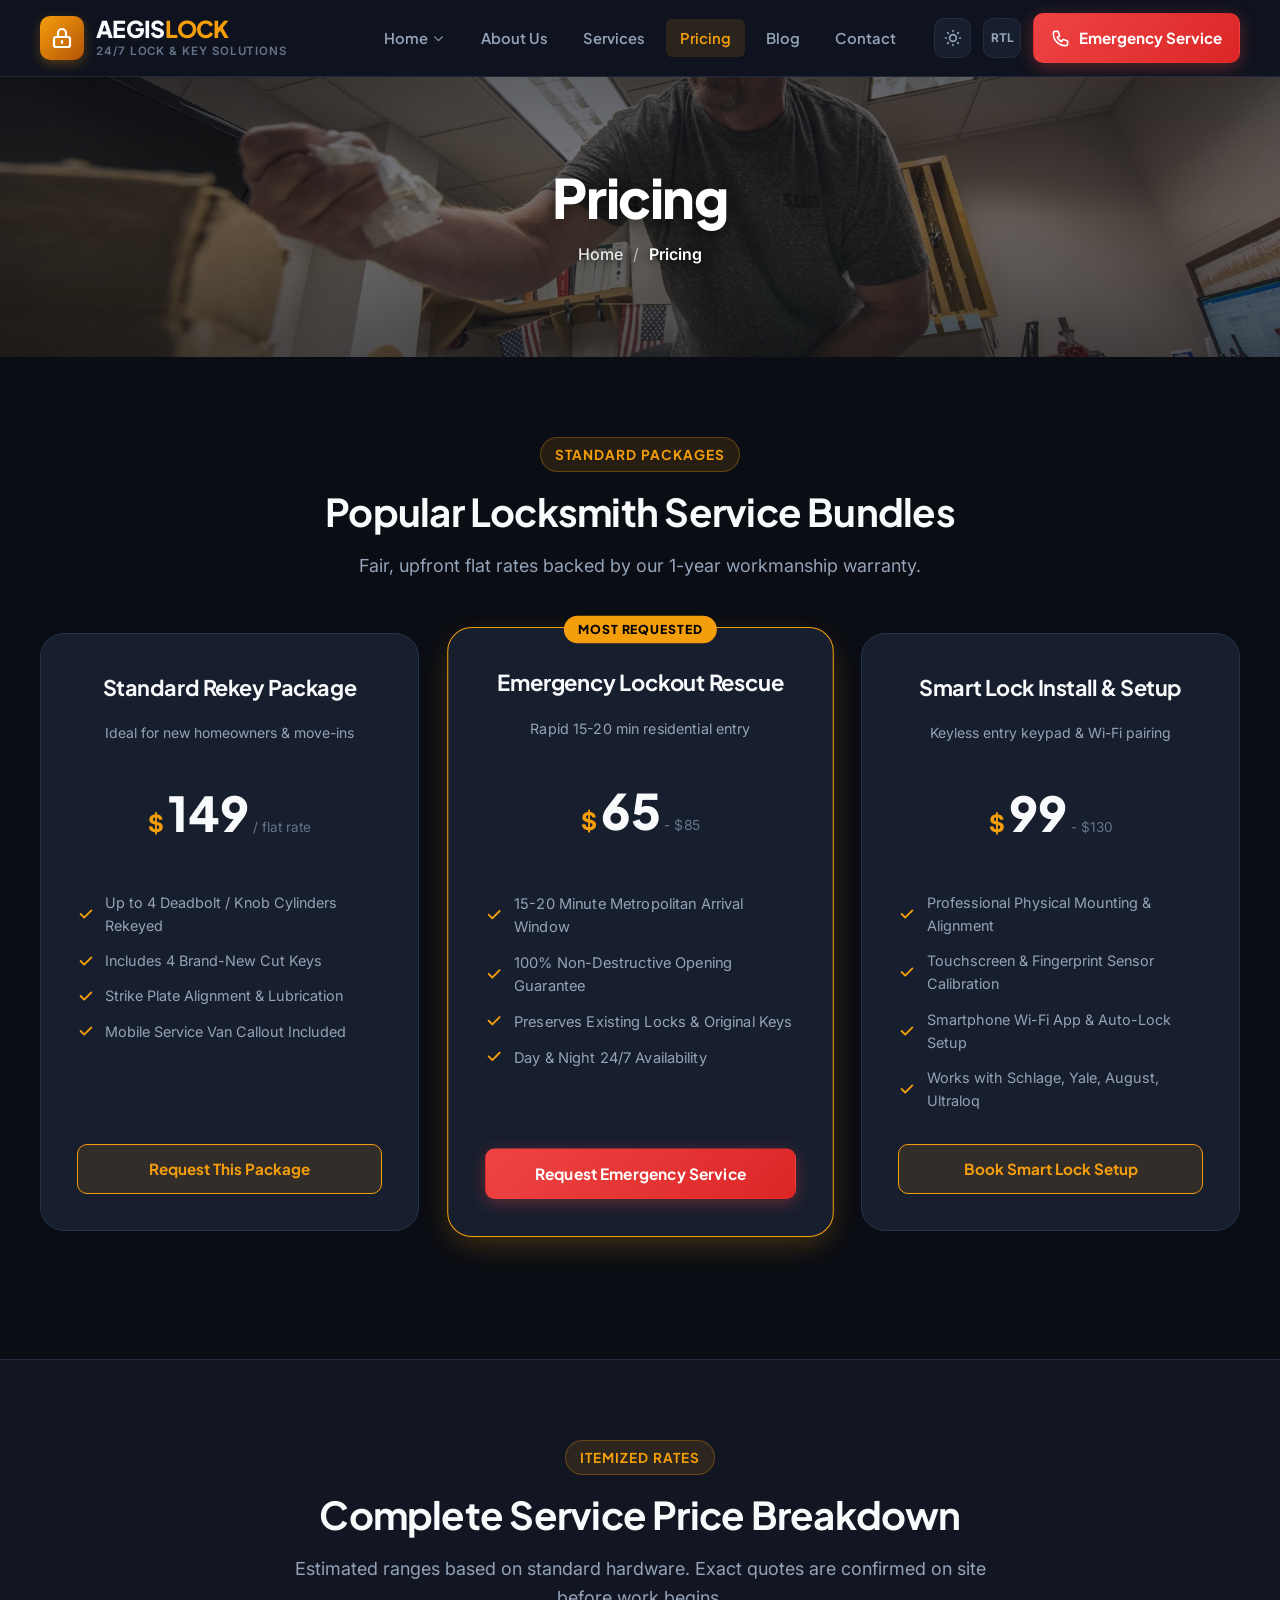
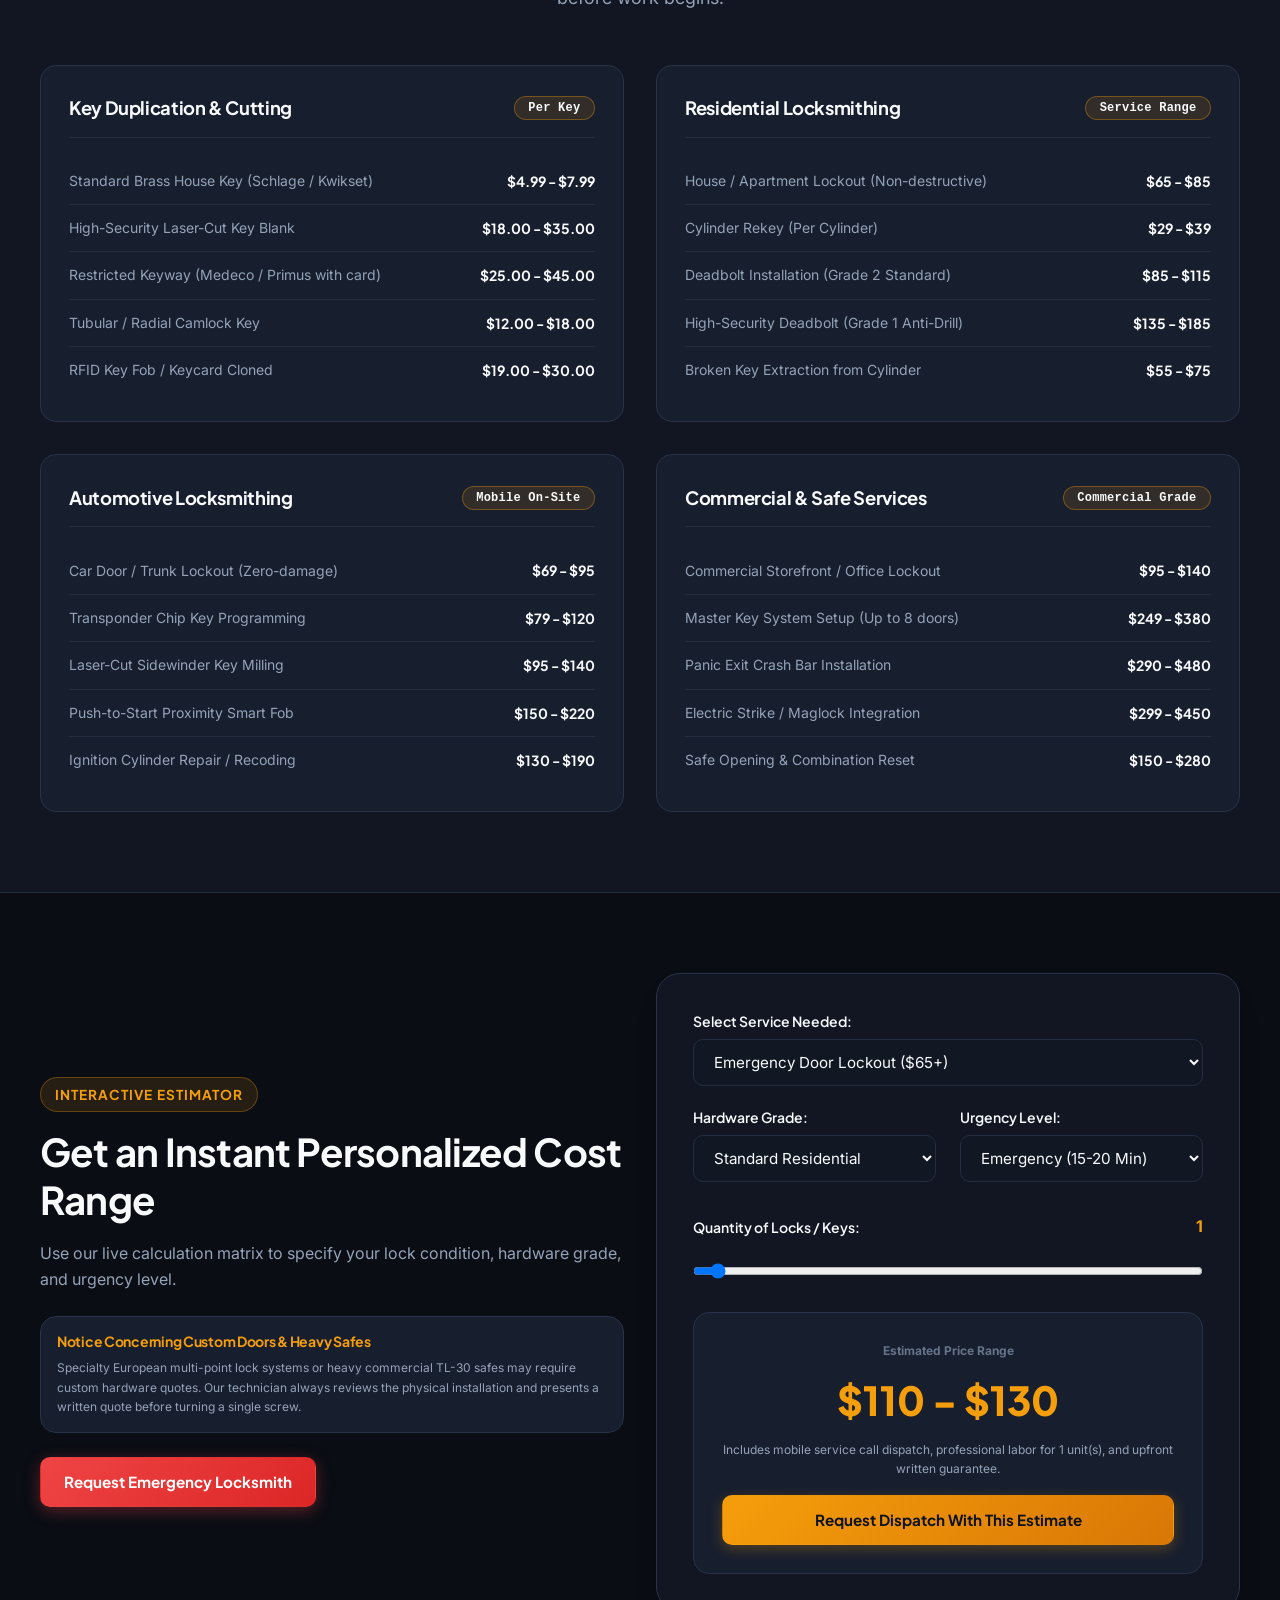
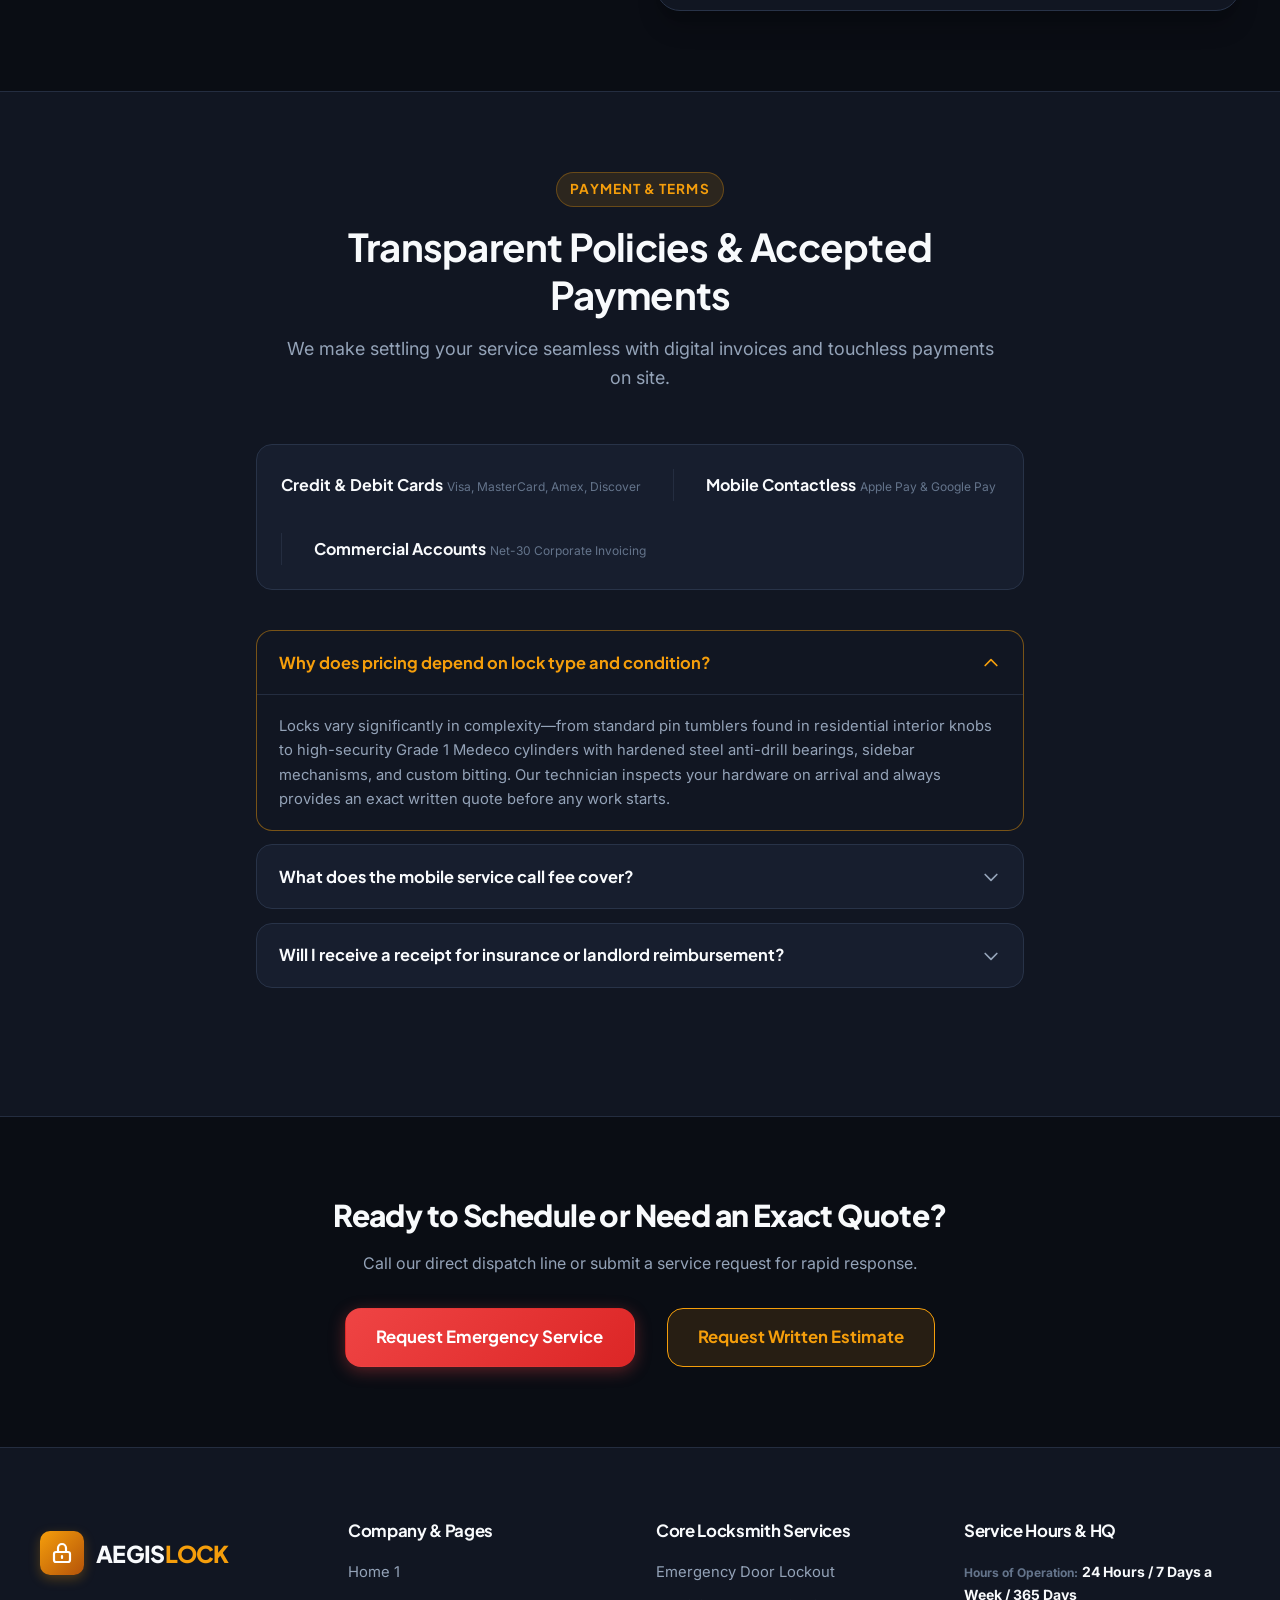
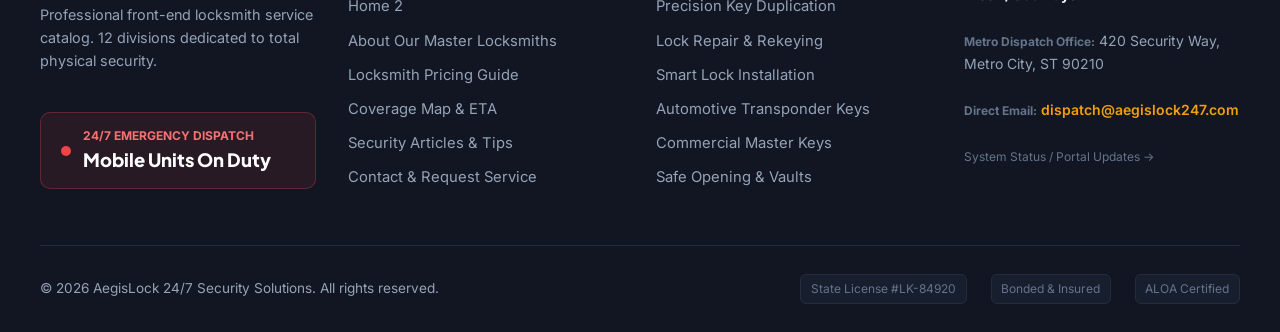
<file: pricing.html>
<!DOCTYPE html>
<html lang="en" data-theme="dark" dir="ltr">
<head>
  <meta charset="UTF-8">
  <meta name="viewport" content="width=device-width, initial-scale=1.0">
  <title>Locksmith Pricing Guide &amp; Cost Estimator | AegisLock 24/7</title>
  <meta name="description" content="Transparent locksmith pricing guide. Upfront flat rates for emergency lockouts, precision key cutting, cylinder rekeying, smart locks, and automotive keys. Zero hidden fees.">
  
    <link rel="icon" type="image/svg+xml" href="assets/images/favicon.svg">
  <link rel="alternate icon" type="image/png" href="assets/images/favicon.png">
  <link rel="stylesheet" href="assets/css/main.css">
  <link rel="stylesheet" href="assets/css/components.css">
  <link rel="stylesheet" href="assets/css/responsive.css">
</head>
<body>

  <!-- Navigation Header -->
  <header class="site-header">
    <div class="container">
      <nav class="navbar" aria-label="Main Navigation">
        <a href="index.html" class="brand-logo">
          <div class="brand-icon">
            <svg fill="none" stroke="currentColor" viewBox="0 0 24 24"><path stroke-linecap="round" stroke-linejoin="round" stroke-width="2.2" d="M12 15v2m-6 4h12a2 2 0 002-2v-6a2 2 0 00-2-2H6a2 2 0 00-2 2v6a2 2 0 002 2zm10-10V7a4 4 0 00-8 0v4h8z"/></svg>
          </div>
          <div class="brand-text">
            <span class="brand-name">AEGIS<span>LOCK</span></span>
            <span class="brand-tagline">24/7 Lock &amp; Key Solutions</span>
          </div>
        </a>

        <ul class="nav-menu">
          <li class="nav-item">
            <a href="index.html" class="nav-link">Home <svg width="14" height="14" fill="none" stroke="currentColor" viewBox="0 0 24 24"><path stroke-linecap="round" stroke-linejoin="round" stroke-width="2" d="M19 9l-7 7-7-7"/></svg></a>
            <div class="nav-dropdown">
              <a href="index.html" class="dropdown-link"><span>Home 1</span></a>
              <a href="home-2.html" class="dropdown-link"><span>Home 2</span></a>
            </div>
          </li>
          <li class="nav-item"><a href="about.html" class="nav-link">About Us</a></li>
          <li class="nav-item"><a href="services.html" class="nav-link">Services</a></li>
          <li class="nav-item"><a href="pricing.html" class="nav-link active">Pricing</a></li>
          <li class="nav-item"><a href="blog.html" class="nav-link">Blog</a></li>
          <li class="nav-item"><a href="contact.html" class="nav-link">Contact</a></li>
        </ul>

        <div class="header-actions">
          <button type="button" class="control-btn js-theme-toggle" aria-label="Toggle Theme">
            <svg class="icon-sun" fill="none" stroke="currentColor" viewBox="0 0 24 24"><path stroke-linecap="round" stroke-linejoin="round" stroke-width="2" d="M12 3v1m0 16v1m9-9h-1M4 12H3m15.364 6.364l-.707-.707M6.343 6.343l-.707-.707m12.728 0l-.707.707M6.343 17.657l-.707.707M16 12a4 4 0 11-8 0 4 4 0 018 0z"/></svg>
            <svg class="icon-moon" style="display: none;" fill="none" stroke="currentColor" viewBox="0 0 24 24"><path stroke-linecap="round" stroke-linejoin="round" stroke-width="2" d="M20.354 15.354A9 9 0 018.646 3.646 9.003 9.003 0 0012 21a9.003 9.003 0 008.354-5.646z"/></svg>
          </button>
          <button type="button" class="control-btn js-rtl-toggle" aria-label="Toggle RTL"><span class="rtl-label font-bold text-xs">RTL</span></button>
          <a href="contact.html" class="btn btn-emergency btn-emergency-pulse">
            <svg fill="none" stroke="currentColor" viewBox="0 0 24 24"><path stroke-linecap="round" stroke-linejoin="round" stroke-width="2" d="M3 5a2 2 0 012-2h3.28a1 1 0 01.948.684l1.498 4.493a1 1 0 01-.502 1.21l-2.257 1.13a11.042 11.042 0 005.516 5.516l1.13-2.257a1 1 0 011.21-.502l4.493 1.498a1 1 0 01.684.949V19a2 2 0 01-2 2h-1C9.716 21 3 14.284 3 6V5z"/></svg>
            <span>Emergency Service</span>
          </a>
          <button type="button" class="mobile-nav-toggle" aria-label="Open Mobile Menu">
            <svg fill="none" stroke="currentColor" viewBox="0 0 24 24"><path stroke-linecap="round" stroke-linejoin="round" stroke-width="2" d="M4 6h16M4 12h16M4 18h16"/></svg>
          </button>
        </div>
      </nav>
    </div>
  </header>

  <!-- Mobile Nav Drawer -->
  <div class="mobile-nav-backdrop" aria-hidden="true">
    <div class="mobile-nav-drawer" role="dialog" aria-modal="true">
      <div class="mobile-drawer-header">
        <a href="index.html" class="brand-logo">
          <div class="brand-icon"><svg fill="none" stroke="currentColor" viewBox="0 0 24 24"><path stroke-linecap="round" stroke-linejoin="round" stroke-width="2.2" d="M12 15v2m-6 4h12a2 2 0 002-2v-6a2 2 0 00-2-2H6a2 2 0 00-2 2v6a2 2 0 002 2zm10-10V7a4 4 0 00-8 0v4h8z"/></svg></div>
          <span class="brand-name">AEGIS<span>LOCK</span></span>
        </a>
        <button type="button" class="modal-close-btn mobile-drawer-close" aria-label="Close"><svg width="22" height="22" fill="none" stroke="currentColor" viewBox="0 0 24 24"><path stroke-linecap="round" stroke-linejoin="round" stroke-width="2" d="M6 18L18 6M6 6l12 12"/></svg></button>
      </div>
      <nav class="mobile-nav-links">
        <div class="mobile-nav-dropdown">
          <button type="button" class="mobile-nav-link mobile-dropdown-toggle" aria-expanded="false" aria-controls="mobile-home-menu">
            <span>Home</span>
            <svg class="mobile-dropdown-arrow" width="16" height="16" fill="none" stroke="currentColor" viewBox="0 0 24 24">
              <path stroke-linecap="round" stroke-linejoin="round" stroke-width="2" d="M19 9l-7 7-7-7"/>
            </svg>
          </button>
          <div class="mobile-dropdown-menu" id="mobile-home-menu">
            <a href="index.html" class="mobile-dropdown-link"><span>Home 1</span></a>
            <a href="home-2.html" class="mobile-dropdown-link"><span>Home 2</span></a>
          </div>
        </div>
        <a href="about.html" class="mobile-nav-link">About Us</a>
        <a href="services.html" class="mobile-nav-link">Services</a>
        <a href="pricing.html" class="mobile-nav-link active">Pricing</a>
        <a href="blog.html" class="mobile-nav-link">Blog</a>
        <a href="contact.html" class="mobile-nav-link">Contact Us</a>
      </nav>
      <div class="mt-auto pt-6 border-t border-subtle">
        <a href="contact.html" class="btn btn-emergency btn-block">Request Emergency Locksmith</a>
      </div>
    </div>
  </div>

  <main id="main-content">
    <!-- INNER PAGE HERO -->
    <section class="inner-page-hero" style="background-image: url('assets/images/heroes/pricing.jpg');">
      <div class="inner-page-hero-overlay" aria-hidden="true"></div>
      <div class="container inner-page-hero-content">
        <h1 class="inner-page-hero-title">Pricing</h1>
        <nav class="inner-hero-breadcrumb" aria-label="Breadcrumb">
          <ol>
            <li><a href="index.html">Home</a></li>
            <li><span class="crumb-sep">/</span></li>
            <li><span class="crumb-current">Pricing</span></li>
          </ol>
        </nav>
      </div>
    </section>

    <!-- 3 FEATURED SERVICE PACKAGES -->
    <section class="section-py">
      <div class="container">
        <div class="section-header text-center">
          <span class="section-eyebrow">Standard Packages</span>
          <h2 class="section-title">Popular Locksmith Service Bundles</h2>
          <p class="section-subtitle">Fair, upfront flat rates backed by our 1-year workmanship warranty.</p>
        </div>

        <div class="grid grid-3 pricing-grid gap-4 items-stretch mb-12">
          <!-- Package 1 -->
          <div class="pricing-card">
            <div class="pricing-header">
              <h3 class="pricing-title">Standard Rekey Package</h3>
              <p class="pricing-desc">Ideal for new homeowners &amp; move-ins</p>
              <div class="pricing-price-box">
                <span class="pricing-currency">$</span>
                <span class="pricing-amount">149</span>
                <span class="pricing-frequency">/ flat rate</span>
              </div>
            </div>
            <ul class="pricing-features-list">
              <li class="pricing-feature-item">
                <svg viewBox="0 0 20 20" fill="currentColor"><path fill-rule="evenodd" d="M16.707 5.293a1 1 0 010 1.414l-8 8a1 1 0 01-1.414 0l-4-4a1 1 0 011.414-1.414L8 12.586l7.293-7.293a1 1 0 011.414 0z" clip-rule="evenodd"/></svg>
                Up to 4 Deadbolt / Knob Cylinders Rekeyed
              </li>
              <li class="pricing-feature-item">
                <svg viewBox="0 0 20 20" fill="currentColor"><path fill-rule="evenodd" d="M16.707 5.293a1 1 0 010 1.414l-8 8a1 1 0 01-1.414 0l-4-4a1 1 0 011.414-1.414L8 12.586l7.293-7.293a1 1 0 011.414 0z" clip-rule="evenodd"/></svg>
                Includes 4 Brand-New Cut Keys
              </li>
              <li class="pricing-feature-item">
                <svg viewBox="0 0 20 20" fill="currentColor"><path fill-rule="evenodd" d="M16.707 5.293a1 1 0 010 1.414l-8 8a1 1 0 01-1.414 0l-4-4a1 1 0 011.414-1.414L8 12.586l7.293-7.293a1 1 0 011.414 0z" clip-rule="evenodd"/></svg>
                Strike Plate Alignment &amp; Lubrication
              </li>
              <li class="pricing-feature-item">
                <svg viewBox="0 0 20 20" fill="currentColor"><path fill-rule="evenodd" d="M16.707 5.293a1 1 0 010 1.414l-8 8a1 1 0 01-1.414 0l-4-4a1 1 0 011.414-1.414L8 12.586l7.293-7.293a1 1 0 011.414 0z" clip-rule="evenodd"/></svg>
                Mobile Service Van Callout Included
              </li>
            </ul>
            <button type="button" class="btn btn-outline-amber btn-block js-open-emergency-modal" data-service-context="Pricing: Standard Rekey Package ($149)">Request This Package</button>
          </div>

          <!-- Package 2: Most Popular -->
          <div class="pricing-card is-popular">
            <span class="popular-badge">Most Requested</span>
            <div class="pricing-header">
              <h3 class="pricing-title">Emergency Lockout Rescue</h3>
              <p class="pricing-desc">Rapid 15-20 min residential entry</p>
              <div class="pricing-price-box">
                <span class="pricing-currency">$</span>
                <span class="pricing-amount">65</span>
                <span class="pricing-frequency">- $85</span>
              </div>
            </div>
            <ul class="pricing-features-list">
              <li class="pricing-feature-item">
                <svg viewBox="0 0 20 20" fill="currentColor"><path fill-rule="evenodd" d="M16.707 5.293a1 1 0 010 1.414l-8 8a1 1 0 01-1.414 0l-4-4a1 1 0 011.414-1.414L8 12.586l7.293-7.293a1 1 0 011.414 0z" clip-rule="evenodd"/></svg>
                15-20 Minute Metropolitan Arrival Window
              </li>
              <li class="pricing-feature-item">
                <svg viewBox="0 0 20 20" fill="currentColor"><path fill-rule="evenodd" d="M16.707 5.293a1 1 0 010 1.414l-8 8a1 1 0 01-1.414 0l-4-4a1 1 0 011.414-1.414L8 12.586l7.293-7.293a1 1 0 011.414 0z" clip-rule="evenodd"/></svg>
                100% Non-Destructive Opening Guarantee
              </li>
              <li class="pricing-feature-item">
                <svg viewBox="0 0 20 20" fill="currentColor"><path fill-rule="evenodd" d="M16.707 5.293a1 1 0 010 1.414l-8 8a1 1 0 01-1.414 0l-4-4a1 1 0 011.414-1.414L8 12.586l7.293-7.293a1 1 0 011.414 0z" clip-rule="evenodd"/></svg>
                Preserves Existing Locks &amp; Original Keys
              </li>
              <li class="pricing-feature-item">
                <svg viewBox="0 0 20 20" fill="currentColor"><path fill-rule="evenodd" d="M16.707 5.293a1 1 0 010 1.414l-8 8a1 1 0 01-1.414 0l-4-4a1 1 0 011.414-1.414L8 12.586l7.293-7.293a1 1 0 011.414 0z" clip-rule="evenodd"/></svg>
                Day &amp; Night 24/7 Availability
              </li>
            </ul>
            <a href="contact.html" class="btn btn-emergency btn-block">Request Emergency Service</a>
          </div>

          <!-- Package 3 -->
          <div class="pricing-card">
            <div class="pricing-header">
              <h3 class="pricing-title">Smart Lock Install &amp; Setup</h3>
              <p class="pricing-desc">Keyless entry keypad &amp; Wi-Fi pairing</p>
              <div class="pricing-price-box">
                <span class="pricing-currency">$</span>
                <span class="pricing-amount">99</span>
                <span class="pricing-frequency">- $130</span>
              </div>
            </div>
            <ul class="pricing-features-list">
              <li class="pricing-feature-item">
                <svg viewBox="0 0 20 20" fill="currentColor"><path fill-rule="evenodd" d="M16.707 5.293a1 1 0 010 1.414l-8 8a1 1 0 01-1.414 0l-4-4a1 1 0 011.414-1.414L8 12.586l7.293-7.293a1 1 0 011.414 0z" clip-rule="evenodd"/></svg>
                Professional Physical Mounting &amp; Alignment
              </li>
              <li class="pricing-feature-item">
                <svg viewBox="0 0 20 20" fill="currentColor"><path fill-rule="evenodd" d="M16.707 5.293a1 1 0 010 1.414l-8 8a1 1 0 01-1.414 0l-4-4a1 1 0 011.414-1.414L8 12.586l7.293-7.293a1 1 0 011.414 0z" clip-rule="evenodd"/></svg>
                Touchscreen &amp; Fingerprint Sensor Calibration
              </li>
              <li class="pricing-feature-item">
                <svg viewBox="0 0 20 20" fill="currentColor"><path fill-rule="evenodd" d="M16.707 5.293a1 1 0 010 1.414l-8 8a1 1 0 01-1.414 0l-4-4a1 1 0 011.414-1.414L8 12.586l7.293-7.293a1 1 0 011.414 0z" clip-rule="evenodd"/></svg>
                Smartphone Wi-Fi App &amp; Auto-Lock Setup
              </li>
              <li class="pricing-feature-item">
                <svg viewBox="0 0 20 20" fill="currentColor"><path fill-rule="evenodd" d="M16.707 5.293a1 1 0 010 1.414l-8 8a1 1 0 01-1.414 0l-4-4a1 1 0 011.414-1.414L8 12.586l7.293-7.293a1 1 0 011.414 0z" clip-rule="evenodd"/></svg>
                Works with Schlage, Yale, August, Ultraloq
              </li>
            </ul>
            <button type="button" class="btn btn-outline-amber btn-block js-open-emergency-modal" data-service-context="Pricing: Smart Lock Installation">Book Smart Lock Setup</button>
          </div>
        </div>
      </div>
    </section>

    <!-- DETAILED SERVICE PRICING TABLES -->
    <section class="section-py" style="background: var(--bg-surface); border-block: 1px solid var(--border-subtle);">
      <div class="container">
        <div class="section-header text-center">
          <span class="section-eyebrow">Itemized Rates</span>
          <h2 class="section-title">Complete Service Price Breakdown</h2>
          <p class="section-subtitle">Estimated ranges based on standard hardware. Exact quotes are confirmed on site before work begins.</p>
        </div>

        <div class="grid grid-2 gap-4">
          <!-- Table 1: Key Cutting & Duplication -->
          <div class="card p-6 pricing-detail-card">
            <div class="pricing-table-header">
              <h3 class="pricing-table-title">Key Duplication &amp; Cutting</h3>
              <span class="pricing-table-badge">Per Key</span>
            </div>
            <div class="pricing-rows-list">
              <div class="pricing-row">
                <span class="pricing-service-name">Standard Brass House Key (Schlage / Kwikset)</span>
                <span class="pricing-service-price">$4.99 - $7.99</span>
              </div>
              <div class="pricing-row">
                <span class="pricing-service-name">High-Security Laser-Cut Key Blank</span>
                <span class="pricing-service-price">$18.00 - $35.00</span>
              </div>
              <div class="pricing-row">
                <span class="pricing-service-name">Restricted Keyway (Medeco / Primus with card)</span>
                <span class="pricing-service-price">$25.00 - $45.00</span>
              </div>
              <div class="pricing-row">
                <span class="pricing-service-name">Tubular / Radial Camlock Key</span>
                <span class="pricing-service-price">$12.00 - $18.00</span>
              </div>
              <div class="pricing-row">
                <span class="pricing-service-name">RFID Key Fob / Keycard Cloned</span>
                <span class="pricing-service-price">$19.00 - $30.00</span>
              </div>
            </div>
          </div>

          <!-- Table 2: Residential Locksmith -->
          <div class="card p-6 pricing-detail-card">
            <div class="pricing-table-header">
              <h3 class="pricing-table-title">Residential Locksmithing</h3>
              <span class="pricing-table-badge">Service Range</span>
            </div>
            <div class="pricing-rows-list">
              <div class="pricing-row">
                <span class="pricing-service-name">House / Apartment Lockout (Non-destructive)</span>
                <span class="pricing-service-price">$65 - $85</span>
              </div>
              <div class="pricing-row">
                <span class="pricing-service-name">Cylinder Rekey (Per Cylinder)</span>
                <span class="pricing-service-price">$29 - $39</span>
              </div>
              <div class="pricing-row">
                <span class="pricing-service-name">Deadbolt Installation (Grade 2 Standard)</span>
                <span class="pricing-service-price">$85 - $115</span>
              </div>
              <div class="pricing-row">
                <span class="pricing-service-name">High-Security Deadbolt (Grade 1 Anti-Drill)</span>
                <span class="pricing-service-price">$135 - $185</span>
              </div>
              <div class="pricing-row">
                <span class="pricing-service-name">Broken Key Extraction from Cylinder</span>
                <span class="pricing-service-price">$55 - $75</span>
              </div>
            </div>
          </div>

          <!-- Table 3: Automotive Locksmith -->
          <div class="card p-6 pricing-detail-card">
            <div class="pricing-table-header">
              <h3 class="pricing-table-title">Automotive Locksmithing</h3>
              <span class="pricing-table-badge">Mobile On-Site</span>
            </div>
            <div class="pricing-rows-list">
              <div class="pricing-row">
                <span class="pricing-service-name">Car Door / Trunk Lockout (Zero-damage)</span>
                <span class="pricing-service-price">$69 - $95</span>
              </div>
              <div class="pricing-row">
                <span class="pricing-service-name">Transponder Chip Key Programming</span>
                <span class="pricing-service-price">$79 - $120</span>
              </div>
              <div class="pricing-row">
                <span class="pricing-service-name">Laser-Cut Sidewinder Key Milling</span>
                <span class="pricing-service-price">$95 - $140</span>
              </div>
              <div class="pricing-row">
                <span class="pricing-service-name">Push-to-Start Proximity Smart Fob</span>
                <span class="pricing-service-price">$150 - $220</span>
              </div>
              <div class="pricing-row">
                <span class="pricing-service-name">Ignition Cylinder Repair / Recoding</span>
                <span class="pricing-service-price">$130 - $190</span>
              </div>
            </div>
          </div>

          <!-- Table 4: Commercial & Safes -->
          <div class="card p-6 pricing-detail-card">
            <div class="pricing-table-header">
              <h3 class="pricing-table-title">Commercial &amp; Safe Services</h3>
              <span class="pricing-table-badge">Commercial Grade</span>
            </div>
            <div class="pricing-rows-list">
              <div class="pricing-row">
                <span class="pricing-service-name">Commercial Storefront / Office Lockout</span>
                <span class="pricing-service-price">$95 - $140</span>
              </div>
              <div class="pricing-row">
                <span class="pricing-service-name">Master Key System Setup (Up to 8 doors)</span>
                <span class="pricing-service-price">$249 - $380</span>
              </div>
              <div class="pricing-row">
                <span class="pricing-service-name">Panic Exit Crash Bar Installation</span>
                <span class="pricing-service-price">$290 - $480</span>
              </div>
              <div class="pricing-row">
                <span class="pricing-service-name">Electric Strike / Maglock Integration</span>
                <span class="pricing-service-price">$299 - $450</span>
              </div>
              <div class="pricing-row">
                <span class="pricing-service-name">Safe Opening &amp; Combination Reset</span>
                <span class="pricing-service-price">$150 - $280</span>
              </div>
            </div>
          </div>
        </div>
      </div>
    </section>

    <!-- INTERACTIVE ESTIMATOR SECTION -->
    <section class="section-py">
      <div class="container">
        <div class="grid grid-2 hero-split-grid items-center gap-4">
          <div>
            <span class="section-eyebrow">Interactive Estimator</span>
            <h2 class="mb-4">Get an Instant Personalized Cost Range</h2>
            <p class="text-secondary mb-6 leading-relaxed">
              Use our live calculation matrix to specify your lock condition, hardware grade, and urgency level.
            </p>
            <div class="p-4 rounded-xl bg-card border border-card mb-6">
              <h4 class="text-sm font-bold text-amber mb-2">Notice Concerning Custom Doors &amp; Heavy Safes</h4>
              <p class="text-xs text-secondary mb-0">Specialty European multi-point lock systems or heavy commercial TL-30 safes may require custom hardware quotes. Our technician always reviews the physical installation and presents a written quote before turning a single screw.</p>
            </div>
            <a href="contact.html" class="btn btn-emergency">Request Emergency Locksmith</a>
          </div>

          <!-- Estimator Card Component -->
          <div class="estimator-card">
            <form id="locksmith-estimator-form">
              <div class="form-group">
                <label for="est-service-type" class="form-label">Select Service Needed:</label>
                <select id="est-service-type" class="form-select">
                  <option value="lockout" selected>Emergency Door Lockout ($65+)</option>
                  <option value="rekey">Lock Cylinder Rekeying ($29+)</option>
                  <option value="replace">Deadbolt Replacement ($85+)</option>
                  <option value="smartlock">Smart Lock Installation ($99+)</option>
                  <option value="carkey">Automotive Car Key ($89+)</option>
                  <option value="duplication">Key Duplication ($6+)</option>
                  <option value="safe">Safe Opening ($150+)</option>
                </select>
              </div>

              <div class="grid grid-2 gap-3 mb-3">
                <div class="form-group">
                  <label for="est-lock-type" class="form-label">Hardware Grade:</label>
                  <select id="est-lock-type" class="form-select">
                    <option value="standard" selected>Standard Residential</option>
                    <option value="high-sec">High-Security / Anti-Pick</option>
                    <option value="commercial">Commercial Mortise / Storefront</option>
                  </select>
                </div>

                <div class="form-group">
                  <label for="est-urgency" class="form-label">Urgency Level:</label>
                  <select id="est-urgency" class="form-select">
                    <option value="emergency" selected>Emergency (15-20 Min)</option>
                    <option value="sameday">Same-Day Scheduled</option>
                    <option value="standard">Standard Appointment</option>
                  </select>
                </div>
              </div>

              <div class="form-group mb-4">
                <div class="flex justify-between items-center mb-1">
                  <label for="est-count" class="form-label mb-0">Quantity of Locks / Keys:</label>
                  <span class="font-bold text-amber font-mono" id="est-count-display">1</span>
                </div>
                <input type="range" id="est-count" min="1" max="8" value="1" class="form-control" style="cursor: pointer;">
              </div>

              <div class="estimator-output-panel">
                <span class="text-xs text-muted uppercase font-bold tracking-wider">Estimated Price Range</span>
                <div class="estimator-price-tag" id="est-price-range">$85 - $105</div>
                <p class="text-xs text-secondary mb-4" id="est-breakdown">Includes mobile service dispatch, professional labor, and upfront guarantee.</p>
                <button type="button" class="btn btn-primary btn-block" id="est-book-btn">Request Dispatch With This Estimate</button>
              </div>
            </form>
          </div>
        </div>
      </div>
    </section>

    <!-- PAYMENT METHODS & TRANSPARENCY FAQ -->
    <section class="section-py" style="background: var(--bg-surface); border-block: 1px solid var(--border-subtle);">
      <div class="container">
        <div class="section-header text-center">
          <span class="section-eyebrow">Payment &amp; Terms</span>
          <h2 class="section-title">Transparent Policies &amp; Accepted Payments</h2>
          <p class="section-subtitle">We make settling your service seamless with digital invoices and touchless payments on site.</p>
        </div>

        <div class="max-w-3xl mx-auto mb-10">
          <div class="p-6 rounded-xl bg-card border border-card flex items-center justify-around flex-wrap gap-4 text-center">
            <div>
              <span class="font-heading font-bold text-main block">Credit &amp; Debit Cards</span>
              <span class="text-xs text-muted">Visa, MasterCard, Amex, Discover</span>
            </div>
            <div class="w-px h-8 bg-subtle"></div>
            <div>
              <span class="font-heading font-bold text-main block">Mobile Contactless</span>
              <span class="text-xs text-muted">Apple Pay &amp; Google Pay</span>
            </div>
            <div class="w-px h-8 bg-subtle"></div>
            <div>
              <span class="font-heading font-bold text-main block">Commercial Accounts</span>
              <span class="text-xs text-muted">Net-30 Corporate Invoicing</span>
            </div>
          </div>
        </div>

        <div class="max-w-3xl mx-auto accordion">
          <div class="accordion-item open">
            <button type="button" class="accordion-header">
              <span>Why does pricing depend on lock type and condition?</span>
              <svg class="accordion-icon" width="20" height="20" fill="none" stroke="currentColor" viewBox="0 0 24 24"><path stroke-linecap="round" stroke-linejoin="round" stroke-width="2" d="M19 9l-7 7-7-7"/></svg>
            </button>
            <div class="accordion-body">
              <p>Locks vary significantly in complexity—from standard pin tumblers found in residential interior knobs to high-security Grade 1 Medeco cylinders with hardened steel anti-drill bearings, sidebar mechanisms, and custom bitting. Our technician inspects your hardware on arrival and always provides an exact written quote before any work starts.</p>
            </div>
          </div>

          <div class="accordion-item">
            <button type="button" class="accordion-header">
              <span>What does the mobile service call fee cover?</span>
              <svg class="accordion-icon" width="20" height="20" fill="none" stroke="currentColor" viewBox="0 0 24 24"><path stroke-linecap="round" stroke-linejoin="round" stroke-width="2" d="M19 9l-7 7-7-7"/></svg>
            </button>
            <div class="accordion-body">
              <p>The mobile service call fee covers immediate dispatch of our enclosed mobile workshop van, GPS navigation to your exact location, technician fuel/wear, and on-site diagnosis by a state-licensed master locksmith.</p>
            </div>
          </div>

          <div class="accordion-item">
            <button type="button" class="accordion-header">
              <span>Will I receive a receipt for insurance or landlord reimbursement?</span>
              <svg class="accordion-icon" width="20" height="20" fill="none" stroke="currentColor" viewBox="0 0 24 24"><path stroke-linecap="round" stroke-linejoin="round" stroke-width="2" d="M19 9l-7 7-7-7"/></svg>
            </button>
            <div class="accordion-body">
              <p>Yes. Upon completion of work, you receive an itemized digital PDF invoice and paper receipt displaying our license number, tax breakdown, and 1-year warranty confirmation. Many auto clubs (AAA) and homeowner insurance policies reimburse emergency lockout fees.</p>
            </div>
          </div>
        </div>
      </div>
    </section>

    <!-- BOTTOM CTA -->
    <section class="section-py relative text-center">
      <div class="container">
        <h2 class="text-3xl font-extrabold mb-4">Ready to Schedule or Need an Exact Quote?</h2>
        <p class="text-secondary mb-8 max-w-xl mx-auto">Call our direct dispatch line or submit a service request for rapid response.</p>
        <div class="flex items-center justify-center gap-4 flex-wrap">
          <a href="contact.html" class="btn btn-emergency btn-lg btn-emergency-pulse">Request Emergency Service</a>
          <button type="button" class="btn btn-outline-amber btn-lg js-open-emergency-modal" data-service-context="Pricing Page CTA">Request Written Estimate</button>
        </div>
      </div>
    </section>
  </main>

  <!-- Global Footer -->
  <footer class="site-footer">
    <div class="container">
      <div class="footer-top">
        <div class="grid grid-4 gap-4">
          <div class="footer-brand-col">
            <a href="index.html" class="brand-logo">
              <div class="brand-icon"><svg fill="none" stroke="currentColor" viewBox="0 0 24 24"><path stroke-linecap="round" stroke-linejoin="round" stroke-width="2.2" d="M12 15v2m-6 4h12a2 2 0 002-2v-6a2 2 0 00-2-2H6a2 2 0 00-2 2v6a2 2 0 002 2zm10-10V7a4 4 0 00-8 0v4h8z"/></svg></div>
              <span class="brand-name">AEGIS<span>LOCK</span></span>
            </a>
            <p class="footer-desc">Professional front-end locksmith service catalog. 12 divisions dedicated to total physical security.</p>
            <div class="footer-emergency-callout">
              <span class="emergency-dot"></span>
              <div class="footer-emergency-text">
                <span class="footer-emergency-label">24/7 Emergency Dispatch</span>
                <a href="contact.html" class="footer-emergency-number">Mobile Units On Duty</a>
              </div>
            </div>
          </div>
          <div>
            <h4 class="footer-heading">Company &amp; Pages</h4>
            <ul class="footer-links">
              <li><a href="index.html" class="footer-link">Home 1</a></li>
              <li><a href="home-2.html" class="footer-link">Home 2</a></li>
              <li><a href="about.html" class="footer-link">About Our Master Locksmiths</a></li>
              <li><a href="pricing.html" class="footer-link">Locksmith Pricing Guide</a></li>
              <li><a href="service-area.html" class="footer-link">Coverage Map &amp; ETA</a></li>
              <li><a href="blog.html" class="footer-link">Security Articles &amp; Tips</a></li>
              <li><a href="contact.html" class="footer-link">Contact &amp; Request Service</a></li>
            </ul>
          </div>
          <div>
            <h4 class="footer-heading">Core Locksmith Services</h4>
            <ul class="footer-links">
              <li><a href="service-details.html?service=emergency-lockout" class="footer-link">Emergency Door Lockout</a></li>
              <li><a href="service-details.html?service=key-duplication" class="footer-link">Precision Key Duplication</a></li>
              <li><a href="service-details.html?service=lock-repair-rekeying" class="footer-link">Lock Repair &amp; Rekeying</a></li>
              <li><a href="service-details.html?service=smart-lock-installation" class="footer-link">Smart Lock Installation</a></li>
              <li><a href="service-details.html?service=automotive-keys" class="footer-link">Automotive Transponder Keys</a></li>
              <li><a href="service-details.html?service=commercial-master-key" class="footer-link">Commercial Master Keys</a></li>
              <li><a href="service-details.html?service=safe-opening-services" class="footer-link">Safe Opening &amp; Vaults</a></li>
            </ul>
          </div>
          <div>
            <h4 class="footer-heading">Service Hours &amp; HQ</h4>
            <div class="flex flex-col gap-3 text-sm">
              <div>
                <span class="text-muted block text-xs uppercase font-bold">Hours of Operation:</span>
                <span class="text-main font-bold">24 Hours / 7 Days a Week / 365 Days</span>
              </div>
              <div>
                <span class="text-muted block text-xs uppercase font-bold">Metro Dispatch Office:</span>
                <span class="text-secondary">420 Security Way, Metro City, ST 90210</span>
              </div>
              <div>
                <span class="text-muted block text-xs uppercase font-bold">Direct Email:</span>
                <a href="mailto:dispatch@aegislock247.com" class="text-amber font-semibold">dispatch@aegislock247.com</a>
              </div>
              <div class="pt-2">
                <a href="coming-soon.html" class="text-xs text-muted hover:text-amber">System Status / Portal Updates &rarr;</a>
              </div>
            </div>
          </div>
        </div>
      </div>
      <div class="footer-bottom">
        <div class="footer-copyright">&copy; 2026 AegisLock 24/7 Security Solutions. All rights reserved.</div>
        <div class="flex items-center gap-3">
          <span class="footer-licensing-badge">State License #LK-84920</span>
          <span class="footer-licensing-badge">Bonded &amp; Insured</span>
          <span class="footer-licensing-badge">ALOA Certified</span>
        </div>
      </div>
    </div>
  </footer>

  <!-- Modal -->
  <div class="modal-backdrop" id="emergency-modal" aria-hidden="true">
    <div class="modal-dialog" role="dialog" aria-modal="true">
      <div class="modal-header">
        <div class="modal-title"><span class="emergency-dot"></span><span>Emergency Locksmith Dispatch</span></div>
        <button type="button" class="modal-close-btn js-modal-close" aria-label="Close"><svg width="20" height="20" fill="none" stroke="currentColor" viewBox="0 0 24 24"><path stroke-linecap="round" stroke-linejoin="round" stroke-width="2" d="M6 18L18 6M6 6l12 12"/></svg></button>
      </div>
      <div class="modal-body">
        <form id="emergency-dispatch-form">
          <div class="form-group"><label for="modal-phone" class="form-label">Phone Number (Required for Technician):</label><input type="tel" id="modal-phone" name="phone" class="form-control" placeholder="(555) 000-0000" required></div>
          <div class="grid grid-2 gap-3 mb-3">
            <div class="form-group"><label for="modal-name" class="form-label">Your Name:</label><input type="text" id="modal-name" name="name" class="form-control" placeholder="Jane Doe" required></div>
            <div class="form-group"><label for="modal-service-type" class="form-label">Service Type:</label><select id="modal-service-type" name="service_type" class="form-select"><option value="residential-lockout">House / Apartment Lockout</option><option value="car-lockout">Car / Vehicle Lockout</option><option value="broken-key">Broken Key Extraction</option><option value="urgent-rekey">Urgent Lock Rekey</option><option value="commercial">Commercial Building Lock</option><option value="key-duplication">Key Duplication</option></select></div>
          </div>
          <div class="form-group"><label for="modal-location" class="form-label">Location / Address:</label><input type="text" id="modal-location" name="location" class="form-control" placeholder="Street Address, City or Landmark" required></div>
          <div class="form-group"><label for="modal-notes" class="form-label">Situation Notes:</label><textarea id="modal-notes" name="notes" class="form-textarea" placeholder="Describe the lock or situation" rows="2"></textarea></div>
          <button type="submit" class="btn btn-emergency btn-block mt-3">Dispatch Emergency Van</button>
        </form>
      </div>
    </div>
  </div>

  <aside class="floating-emergency-bar">
    <button type="button" class="back-to-top-btn" aria-label="Back to top"><svg width="20" height="20" fill="none" stroke="currentColor" viewBox="0 0 24 24"><path stroke-linecap="round" stroke-linejoin="round" stroke-width="2" d="M5 15l7-7 7 7"/></svg></button>
  </aside>

  <nav class="mobile-bottom-bar">
    <a href="contact.html" class="btn btn-emergency btn-sm">
      <svg width="18" height="18" fill="none" stroke="currentColor" viewBox="0 0 24 24"><path stroke-linecap="round" stroke-linejoin="round" stroke-width="2" d="M3 5a2 2 0 012-2h3.28a1 1 0 01.948.684l1.498 4.493a1 1 0 01-.502 1.21l-2.257 1.13a11.042 11.042 0 005.516 5.516l1.13-2.257a1 1 0 011.21-.502l4.493 1.498a1 1 0 01.684.949V19a2 2 0 01-2 2h-1C9.716 21 3 14.284 3 6V5z"/></svg>
      Emergency Service
    </a>
    <button type="button" class="btn btn-primary btn-sm js-open-emergency-modal">Request Locksmith</button>
  </nav>

  <script src="assets/js/services-data.js"></script>
  <script src="assets/js/estimator.js"></script>
  <script src="assets/js/main.js"></script>
</body>
</html>
</file>
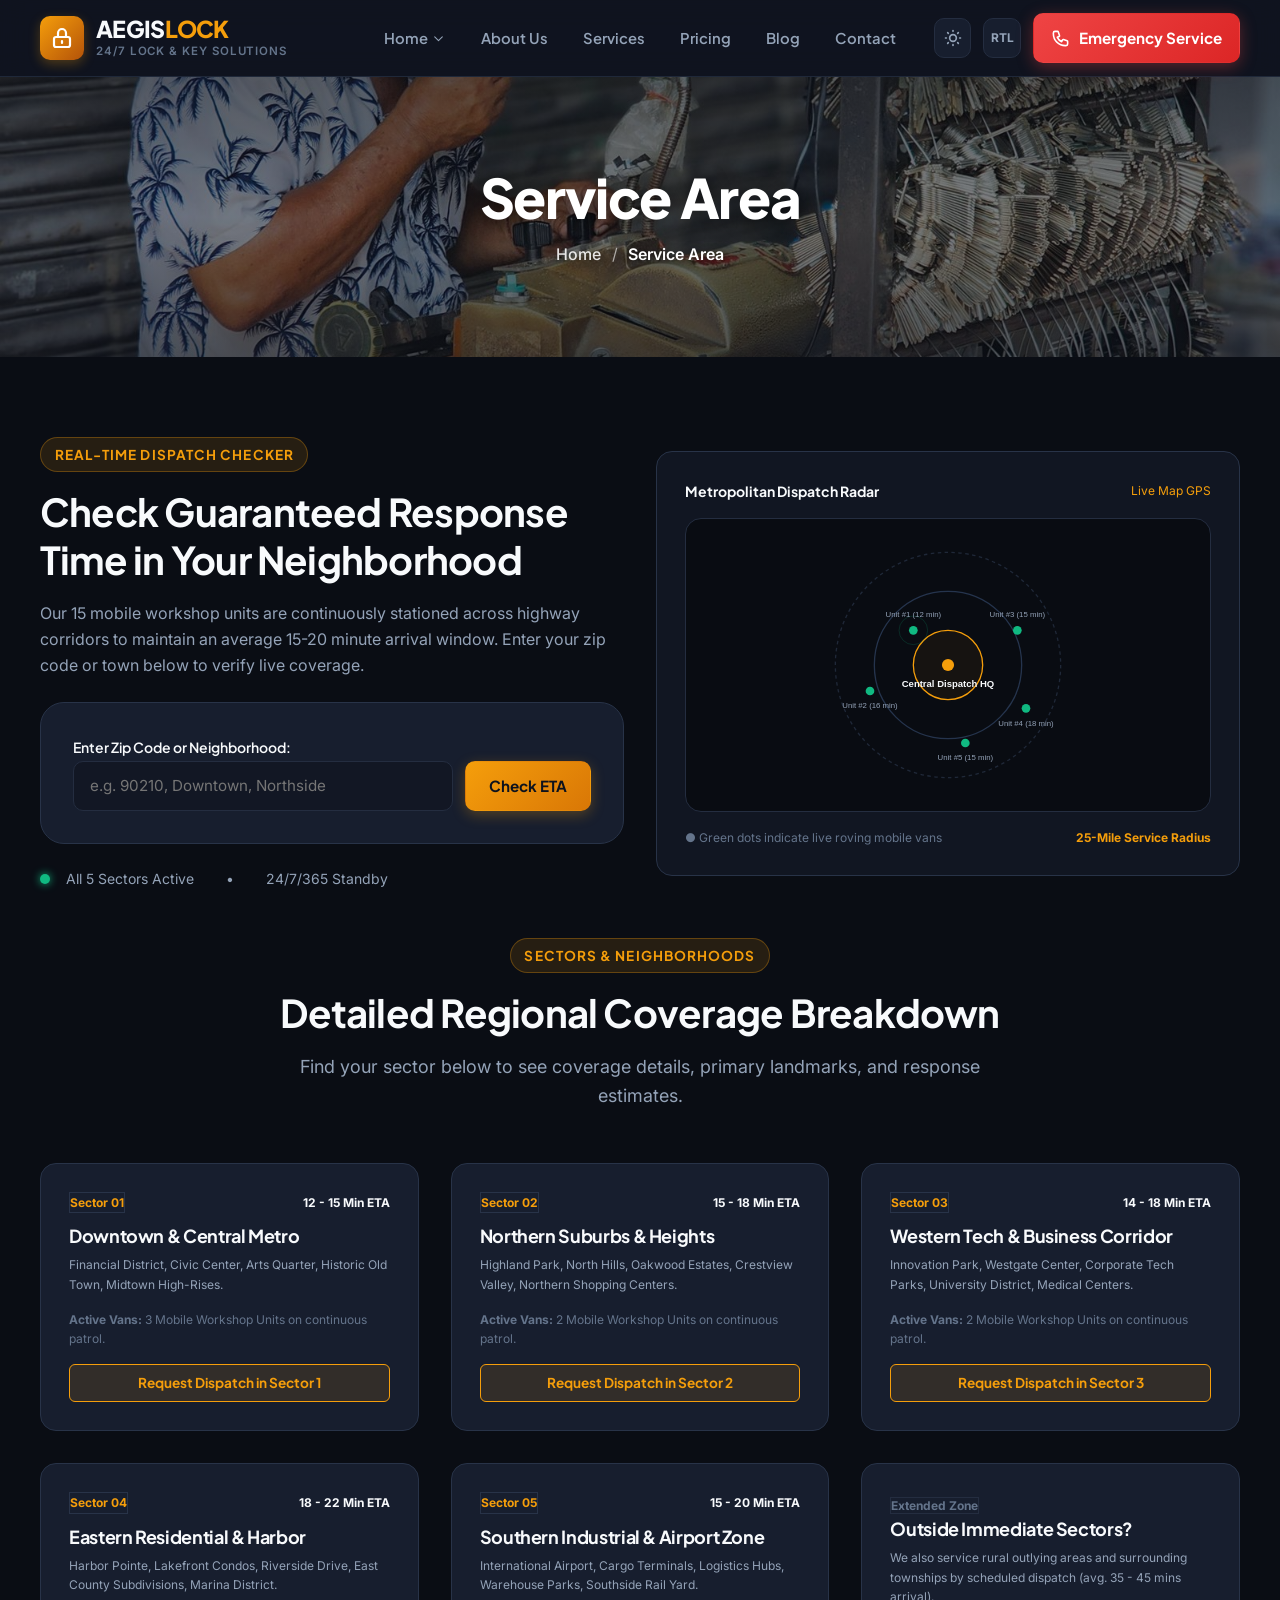
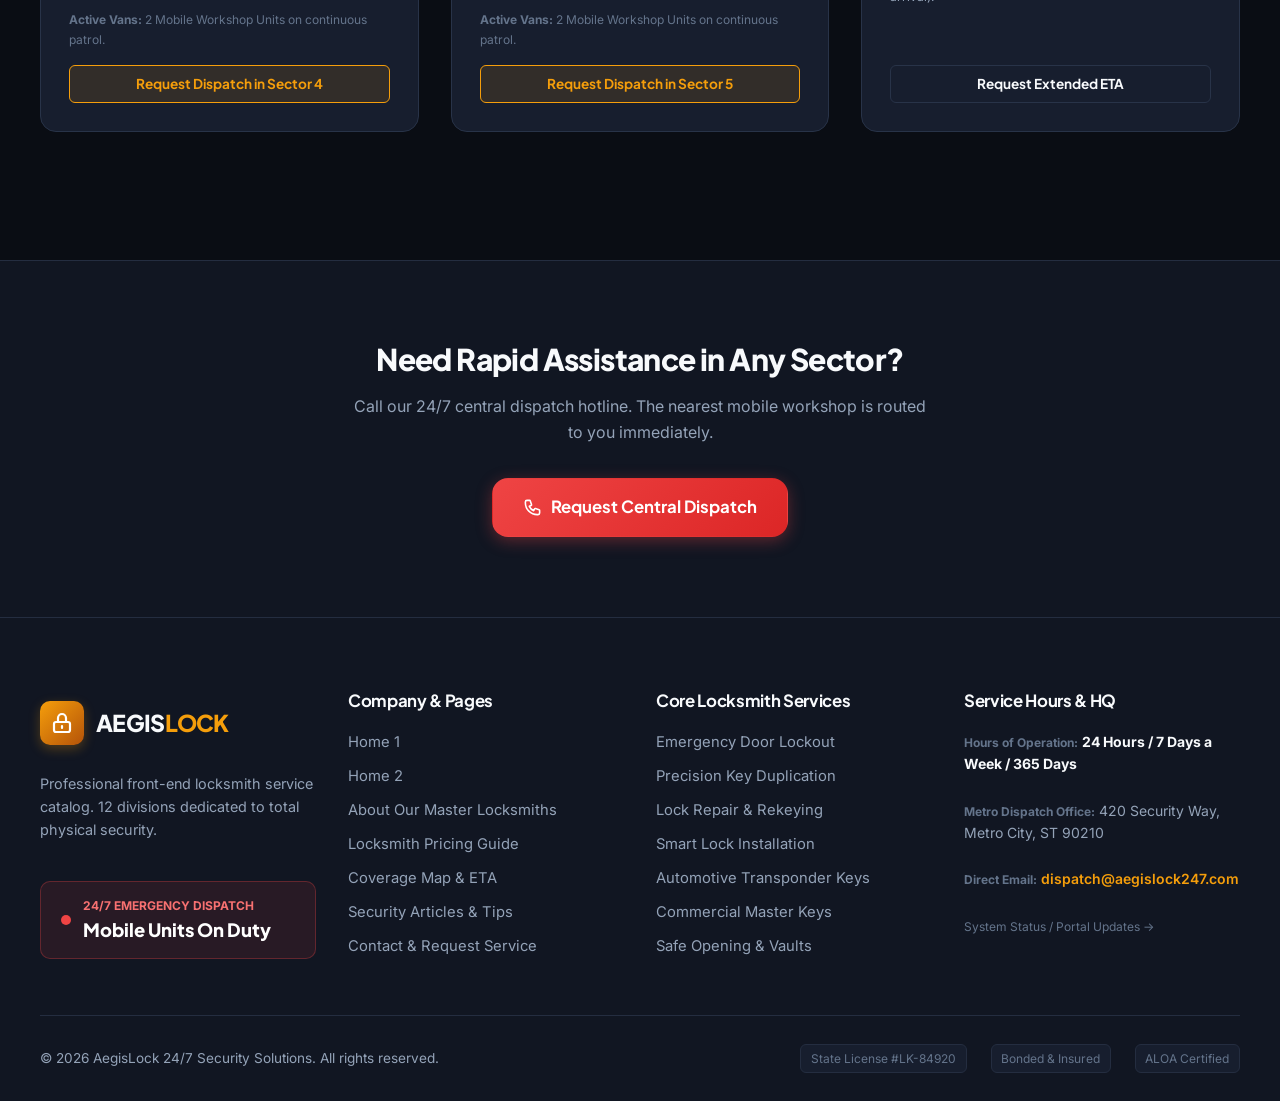
<file: service-area.html>
<!DOCTYPE html>
<html lang="en" data-theme="dark" dir="ltr">
<head>
  <meta charset="UTF-8">
  <meta name="viewport" content="width=device-width, initial-scale=1.0">
  <title>Service Area &amp; Coverage Map | AegisLock 24/7</title>
  <meta name="description" content="View AegisLock 24/7 metropolitan coverage zones. Check your zip code for instant ETA. Average 15-20 min response across residential and commercial sectors.">
  
    <link rel="icon" type="image/svg+xml" href="assets/images/favicon.svg">
  <link rel="alternate icon" type="image/png" href="assets/images/favicon.png">
  <link rel="stylesheet" href="assets/css/main.css">
  <link rel="stylesheet" href="assets/css/components.css">
  <link rel="stylesheet" href="assets/css/responsive.css">
</head>
<body>

  <!-- Navigation Header -->
  <header class="site-header">
    <div class="container">
      <nav class="navbar" aria-label="Main Navigation">
        <a href="index.html" class="brand-logo">
          <div class="brand-icon">
            <svg fill="none" stroke="currentColor" viewBox="0 0 24 24"><path stroke-linecap="round" stroke-linejoin="round" stroke-width="2.2" d="M12 15v2m-6 4h12a2 2 0 002-2v-6a2 2 0 00-2-2H6a2 2 0 00-2 2v6a2 2 0 002 2zm10-10V7a4 4 0 00-8 0v4h8z"/></svg>
          </div>
          <div class="brand-text">
            <span class="brand-name">AEGIS<span>LOCK</span></span>
            <span class="brand-tagline">24/7 Lock &amp; Key Solutions</span>
          </div>
        </a>

        <ul class="nav-menu">
          <li class="nav-item">
            <a href="index.html" class="nav-link">Home <svg width="14" height="14" fill="none" stroke="currentColor" viewBox="0 0 24 24"><path stroke-linecap="round" stroke-linejoin="round" stroke-width="2" d="M19 9l-7 7-7-7"/></svg></a>
            <div class="nav-dropdown">
              <a href="index.html" class="dropdown-link"><span>Home 1</span></a>
              <a href="home-2.html" class="dropdown-link"><span>Home 2</span></a>
            </div>
          </li>
          <li class="nav-item"><a href="about.html" class="nav-link">About Us</a></li>
          <li class="nav-item"><a href="services.html" class="nav-link">Services</a></li>
          <li class="nav-item"><a href="pricing.html" class="nav-link">Pricing</a></li>
          <li class="nav-item"><a href="blog.html" class="nav-link">Blog</a></li>
          <li class="nav-item"><a href="contact.html" class="nav-link">Contact</a></li>
        </ul>

        <div class="header-actions">
          <button type="button" class="control-btn js-theme-toggle" aria-label="Toggle Theme">
            <svg class="icon-sun" fill="none" stroke="currentColor" viewBox="0 0 24 24"><path stroke-linecap="round" stroke-linejoin="round" stroke-width="2" d="M12 3v1m0 16v1m9-9h-1M4 12H3m15.364 6.364l-.707-.707M6.343 6.343l-.707-.707m12.728 0l-.707.707M6.343 17.657l-.707.707M16 12a4 4 0 11-8 0 4 4 0 018 0z"/></svg>
            <svg class="icon-moon" style="display: none;" fill="none" stroke="currentColor" viewBox="0 0 24 24"><path stroke-linecap="round" stroke-linejoin="round" stroke-width="2" d="M20.354 15.354A9 9 0 018.646 3.646 9.003 9.003 0 0012 21a9.003 9.003 0 008.354-5.646z"/></svg>
          </button>
          <button type="button" class="control-btn js-rtl-toggle" aria-label="Toggle RTL"><span class="rtl-label font-bold text-xs">RTL</span></button>
          <a href="contact.html" class="btn btn-emergency btn-emergency-pulse">
            <svg fill="none" stroke="currentColor" viewBox="0 0 24 24"><path stroke-linecap="round" stroke-linejoin="round" stroke-width="2" d="M3 5a2 2 0 012-2h3.28a1 1 0 01.948.684l1.498 4.493a1 1 0 01-.502 1.21l-2.257 1.13a11.042 11.042 0 005.516 5.516l1.13-2.257a1 1 0 011.21-.502l4.493 1.498a1 1 0 01.684.949V19a2 2 0 01-2 2h-1C9.716 21 3 14.284 3 6V5z"/></svg>
            <span>Emergency Service</span>
          </a>
          <button type="button" class="mobile-nav-toggle" aria-label="Open Mobile Menu">
            <svg fill="none" stroke="currentColor" viewBox="0 0 24 24"><path stroke-linecap="round" stroke-linejoin="round" stroke-width="2" d="M4 6h16M4 12h16M4 18h16"/></svg>
          </button>
        </div>
      </nav>
    </div>
  </header>

  <!-- Mobile Nav Drawer -->
  <div class="mobile-nav-backdrop" aria-hidden="true">
    <div class="mobile-nav-drawer" role="dialog" aria-modal="true">
      <div class="mobile-drawer-header">
        <a href="index.html" class="brand-logo">
          <div class="brand-icon"><svg fill="none" stroke="currentColor" viewBox="0 0 24 24"><path stroke-linecap="round" stroke-linejoin="round" stroke-width="2.2" d="M12 15v2m-6 4h12a2 2 0 002-2v-6a2 2 0 00-2-2H6a2 2 0 00-2 2v6a2 2 0 002 2zm10-10V7a4 4 0 00-8 0v4h8z"/></svg></div>
          <span class="brand-name">AEGIS<span>LOCK</span></span>
        </a>
        <button type="button" class="modal-close-btn mobile-drawer-close" aria-label="Close"><svg width="22" height="22" fill="none" stroke="currentColor" viewBox="0 0 24 24"><path stroke-linecap="round" stroke-linejoin="round" stroke-width="2" d="M6 18L18 6M6 6l12 12"/></svg></button>
      </div>
      <nav class="mobile-nav-links">
        <div class="mobile-nav-dropdown">
          <button type="button" class="mobile-nav-link mobile-dropdown-toggle" aria-expanded="false" aria-controls="mobile-home-menu">
            <span>Home</span>
            <svg class="mobile-dropdown-arrow" width="16" height="16" fill="none" stroke="currentColor" viewBox="0 0 24 24">
              <path stroke-linecap="round" stroke-linejoin="round" stroke-width="2" d="M19 9l-7 7-7-7"/>
            </svg>
          </button>
          <div class="mobile-dropdown-menu" id="mobile-home-menu">
            <a href="index.html" class="mobile-dropdown-link"><span>Home 1</span></a>
            <a href="home-2.html" class="mobile-dropdown-link"><span>Home 2</span></a>
          </div>
        </div>
        <a href="about.html" class="mobile-nav-link">About Us</a>
        <a href="services.html" class="mobile-nav-link">Services</a>
        <a href="pricing.html" class="mobile-nav-link">Pricing</a>
        <a href="blog.html" class="mobile-nav-link">Blog</a>
        <a href="contact.html" class="mobile-nav-link">Contact Us</a>
      </nav>
      <div class="mt-auto pt-6 border-t border-subtle">
        <a href="contact.html" class="btn btn-emergency btn-block">Request Emergency Locksmith</a>
      </div>
    </div>
  </div>

  <main id="main-content">
    <!-- INNER PAGE HERO -->
    <section class="inner-page-hero" style="background-image: url('assets/images/heroes/service-area.jpg');">
      <div class="inner-page-hero-overlay" aria-hidden="true"></div>
      <div class="container inner-page-hero-content">
        <h1 class="inner-page-hero-title">Service Area</h1>
        <nav class="inner-hero-breadcrumb" aria-label="Breadcrumb">
          <ol>
            <li><a href="index.html">Home</a></li>
            <li><span class="crumb-sep">/</span></li>
            <li><span class="crumb-current">Service Area</span></li>
          </ol>
        </nav>
      </div>
    </section>

    <!-- LIVE ZIP CHECKER & MAP SECTION -->
    <section class="section-py">
      <div class="container">
        <div class="grid grid-2 hero-split-grid items-center gap-4 mb-12">
          <div>
            <span class="section-eyebrow">Real-Time Dispatch Checker</span>
            <h2 class="mb-4">Check Guaranteed Response Time in Your Neighborhood</h2>
            <p class="text-secondary mb-6 leading-relaxed">
              Our 15 mobile workshop units are continuously stationed across highway corridors to maintain an average 15-20 minute arrival window. Enter your zip code or town below to verify live coverage.
            </p>

            <div class="zip-checker-box mb-6">
              <form id="zip-coverage-form">
                <label for="zip-code-input" class="form-label">Enter Zip Code or Neighborhood:</label>
                <div class="zip-input-group">
                  <input type="text" id="zip-code-input" class="form-control" placeholder="e.g. 90210, Downtown, Northside" required>
                  <button type="submit" class="btn btn-primary">Check ETA</button>
                </div>
              </form>
              <div id="zip-result-box" style="display: none;"></div>
            </div>

            <div class="flex items-center gap-4 text-sm text-secondary">
              <div class="flex items-center gap-2">
                <span class="live-indicator-dot"></span>
                <span>All 5 Sectors Active</span>
              </div>
              <div>•</div>
              <div>24/7/365 Standby</div>
            </div>
          </div>

          <!-- Stylized Territory SVG Vector Map Graphic -->
          <div class="card p-6 border border-card shadow-xl relative overflow-hidden" style="background: var(--bg-surface);">
            <div class="flex items-center justify-between mb-4">
              <span class="font-heading font-bold text-sm text-main">Metropolitan Dispatch Radar</span>
              <span class="text-xs text-amber font-mono bg-amber-soft px-2 py-0.5 rounded">Live Map GPS</span>
            </div>

            <!-- Vector Map Graphic -->
            <div class="relative w-full rounded-xl overflow-hidden border border-subtle p-4" style="background: #090c12; min-height: 280px; display: flex; align-items: center; justify-content: center;">
              <svg viewBox="0 0 500 300" class="w-full h-auto" style="max-height: 260px;" aria-label="Coverage map illustration">
                <!-- Concentric Radar Rings -->
                <circle cx="250" cy="150" r="130" fill="none" stroke="#1f2838" stroke-width="1.5" stroke-dasharray="4 4" />
                <circle cx="250" cy="150" r="85" fill="none" stroke="#25344d" stroke-width="1.5" />
                <circle cx="250" cy="150" r="40" fill="rgba(245, 158, 11, 0.05)" stroke="var(--amber-500)" stroke-width="1.5" />
                
                <!-- Central Metro Dispatch HQ -->
                <circle cx="250" cy="150" r="7" fill="var(--amber-500)" />
                <text x="250" y="175" fill="#f8fafc" font-size="11" font-weight="bold" text-anchor="middle" font-family="sans-serif">Central Dispatch HQ</text>

                <!-- Sector 1 Unit -->
                <circle cx="210" cy="110" r="5" fill="#10b981" />
                <circle cx="210" cy="110" r="14" fill="none" stroke="#10b981" stroke-width="1" opacity="0.6">
                  <animate attributeName="r" values="6;20" dur="2s" repeatCount="indefinite"/>
                  <animate attributeName="opacity" values="0.8;0" dur="2s" repeatCount="indefinite"/>
                </circle>
                <text x="210" y="95" fill="#94a3b8" font-size="9" text-anchor="middle" font-family="sans-serif">Unit #1 (12 min)</text>

                <!-- Sector 2 Unit -->
                <circle cx="330" cy="110" r="5" fill="#10b981" />
                <text x="330" y="95" fill="#94a3b8" font-size="9" text-anchor="middle" font-family="sans-serif">Unit #3 (15 min)</text>

                <!-- Sector 3 Unit -->
                <circle cx="160" cy="180" r="5" fill="#10b981" />
                <text x="160" y="200" fill="#94a3b8" font-size="9" text-anchor="middle" font-family="sans-serif">Unit #2 (16 min)</text>

                <!-- Sector 4 Unit -->
                <circle cx="340" cy="200" r="5" fill="#10b981" />
                <text x="340" y="220" fill="#94a3b8" font-size="9" text-anchor="middle" font-family="sans-serif">Unit #4 (18 min)</text>

                <!-- Sector 5 Unit -->
                <circle cx="270" cy="240" r="5" fill="#10b981" />
                <text x="270" y="260" fill="#94a3b8" font-size="9" text-anchor="middle" font-family="sans-serif">Unit #5 (15 min)</text>
              </svg>
            </div>

            <div class="mt-4 flex items-center justify-between text-xs text-muted">
              <span>● Green dots indicate live roving mobile vans</span>
              <span class="text-amber font-bold">25-Mile Service Radius</span>
            </div>
          </div>
        </div>

        <!-- 5 REGIONAL SERVICE SECTOR CARDS -->
        <div class="section-header text-center">
          <span class="section-eyebrow">Sectors &amp; Neighborhoods</span>
          <h2 class="section-title">Detailed Regional Coverage Breakdown</h2>
          <p class="section-subtitle">Find your sector below to see coverage details, primary landmarks, and response estimates.</p>
        </div>

        <div class="grid grid-3 gap-4 mb-12">
          <!-- Sector 1 -->
          <div class="card p-6">
            <div class="flex items-center justify-between mb-3">
              <span class="badge py-1 px-2.5 rounded text-xs font-bold bg-amber-soft text-amber border border-amber">Sector 01</span>
              <span class="font-mono text-xs font-bold text-success">12 - 15 Min ETA</span>
            </div>
            <h3 class="text-lg font-bold mb-2">Downtown &amp; Central Metro</h3>
            <p class="text-xs text-secondary mb-4">Financial District, Civic Center, Arts Quarter, Historic Old Town, Midtown High-Rises.</p>
            <div class="text-xs text-muted mb-4 pb-3 border-b border-subtle">
              <strong>Active Vans:</strong> 3 Mobile Workshop Units on continuous patrol.
            </div>
            <button type="button" class="btn btn-outline-amber btn-sm btn-block js-open-emergency-modal" data-service-context="Sector 1: Downtown Dispatch">Request Dispatch in Sector 1</button>
          </div>

          <!-- Sector 2 -->
          <div class="card p-6">
            <div class="flex items-center justify-between mb-3">
              <span class="badge py-1 px-2.5 rounded text-xs font-bold bg-amber-soft text-amber border border-amber">Sector 02</span>
              <span class="font-mono text-xs font-bold text-success">15 - 18 Min ETA</span>
            </div>
            <h3 class="text-lg font-bold mb-2">Northern Suburbs &amp; Heights</h3>
            <p class="text-xs text-secondary mb-4">Highland Park, North Hills, Oakwood Estates, Crestview Valley, Northern Shopping Centers.</p>
            <div class="text-xs text-muted mb-4 pb-3 border-b border-subtle">
              <strong>Active Vans:</strong> 2 Mobile Workshop Units on continuous patrol.
            </div>
            <button type="button" class="btn btn-outline-amber btn-sm btn-block js-open-emergency-modal" data-service-context="Sector 2: North Suburbs Dispatch">Request Dispatch in Sector 2</button>
          </div>

          <!-- Sector 3 -->
          <div class="card p-6">
            <div class="flex items-center justify-between mb-3">
              <span class="badge py-1 px-2.5 rounded text-xs font-bold bg-amber-soft text-amber border border-amber">Sector 03</span>
              <span class="font-mono text-xs font-bold text-success">14 - 18 Min ETA</span>
            </div>
            <h3 class="text-lg font-bold mb-2">Western Tech &amp; Business Corridor</h3>
            <p class="text-xs text-secondary mb-4">Innovation Park, Westgate Center, Corporate Tech Parks, University District, Medical Centers.</p>
            <div class="text-xs text-muted mb-4 pb-3 border-b border-subtle">
              <strong>Active Vans:</strong> 2 Mobile Workshop Units on continuous patrol.
            </div>
            <button type="button" class="btn btn-outline-amber btn-sm btn-block js-open-emergency-modal" data-service-context="Sector 3: West Corridor Dispatch">Request Dispatch in Sector 3</button>
          </div>

          <!-- Sector 4 -->
          <div class="card p-6">
            <div class="flex items-center justify-between mb-3">
              <span class="badge py-1 px-2.5 rounded text-xs font-bold bg-amber-soft text-amber border border-amber">Sector 04</span>
              <span class="font-mono text-xs font-bold text-success">18 - 22 Min ETA</span>
            </div>
            <h3 class="text-lg font-bold mb-2">Eastern Residential &amp; Harbor</h3>
            <p class="text-xs text-secondary mb-4">Harbor Pointe, Lakefront Condos, Riverside Drive, East County Subdivisions, Marina District.</p>
            <div class="text-xs text-muted mb-4 pb-3 border-b border-subtle">
              <strong>Active Vans:</strong> 2 Mobile Workshop Units on continuous patrol.
            </div>
            <button type="button" class="btn btn-outline-amber btn-sm btn-block js-open-emergency-modal" data-service-context="Sector 4: East Harbor Dispatch">Request Dispatch in Sector 4</button>
          </div>

          <!-- Sector 5 -->
          <div class="card p-6">
            <div class="flex items-center justify-between mb-3">
              <span class="badge py-1 px-2.5 rounded text-xs font-bold bg-amber-soft text-amber border border-amber">Sector 05</span>
              <span class="font-mono text-xs font-bold text-success">15 - 20 Min ETA</span>
            </div>
            <h3 class="text-lg font-bold mb-2">Southern Industrial &amp; Airport Zone</h3>
            <p class="text-xs text-secondary mb-4">International Airport, Cargo Terminals, Logistics Hubs, Warehouse Parks, Southside Rail Yard.</p>
            <div class="text-xs text-muted mb-4 pb-3 border-b border-subtle">
              <strong>Active Vans:</strong> 2 Mobile Workshop Units on continuous patrol.
            </div>
            <button type="button" class="btn btn-outline-amber btn-sm btn-block js-open-emergency-modal" data-service-context="Sector 5: South Airport Dispatch">Request Dispatch in Sector 5</button>
          </div>

          <!-- Extended Callout -->
          <div class="card p-6 border-dashed flex flex-col justify-between">
            <div>
              <span class="badge py-1 px-2.5 rounded text-xs font-bold bg-card text-muted border border-subtle mb-3 inline-block">Extended Zone</span>
              <h3 class="text-lg font-bold mb-2">Outside Immediate Sectors?</h3>
              <p class="text-xs text-secondary mb-4">We also service rural outlying areas and surrounding townships by scheduled dispatch (avg. 35 - 45 mins arrival).</p>
            </div>
            <a href="contact.html" class="btn btn-secondary btn-sm btn-block">Request Extended ETA</a>
          </div>
        </div>
      </div>
    </section>

    <!-- EMERGENCY DISPATCH BANNER -->
    <section class="section-py relative text-center" style="background: var(--bg-surface); border-top: 1px solid var(--border-subtle);">
      <div class="container">
        <h2 class="text-3xl font-extrabold mb-4">Need Rapid Assistance in Any Sector?</h2>
        <p class="text-secondary mb-8 max-w-xl mx-auto">Call our 24/7 central dispatch hotline. The nearest mobile workshop is routed to you immediately.</p>
        <a href="contact.html" class="btn btn-emergency btn-lg btn-emergency-pulse">
          <svg width="22" height="22" fill="none" stroke="currentColor" viewBox="0 0 24 24"><path stroke-linecap="round" stroke-linejoin="round" stroke-width="2" d="M3 5a2 2 0 012-2h3.28a1 1 0 01.948.684l1.498 4.493a1 1 0 01-.502 1.21l-2.257 1.13a11.042 11.042 0 005.516 5.516l1.13-2.257a1 1 0 011.21-.502l4.493 1.498a1 1 0 01.684.949V19a2 2 0 01-2 2h-1C9.716 21 3 14.284 3 6V5z"/></svg>
          Request Central Dispatch
        </a>
      </div>
    </section>
  </main>

  <!-- Global Footer -->
  <footer class="site-footer">
    <div class="container">
      <div class="footer-top">
        <div class="grid grid-4 gap-4">
          <div class="footer-brand-col">
            <a href="index.html" class="brand-logo">
              <div class="brand-icon"><svg fill="none" stroke="currentColor" viewBox="0 0 24 24"><path stroke-linecap="round" stroke-linejoin="round" stroke-width="2.2" d="M12 15v2m-6 4h12a2 2 0 002-2v-6a2 2 0 00-2-2H6a2 2 0 00-2 2v6a2 2 0 002 2zm10-10V7a4 4 0 00-8 0v4h8z"/></svg></div>
              <span class="brand-name">AEGIS<span>LOCK</span></span>
            </a>
            <p class="footer-desc">Professional front-end locksmith service catalog. 12 divisions dedicated to total physical security.</p>
            <div class="footer-emergency-callout">
              <span class="emergency-dot"></span>
              <div class="footer-emergency-text">
                <span class="footer-emergency-label">24/7 Emergency Dispatch</span>
                <a href="contact.html" class="footer-emergency-number">Mobile Units On Duty</a>
              </div>
            </div>
          </div>
          <div>
            <h4 class="footer-heading">Company &amp; Pages</h4>
            <ul class="footer-links">
              <li><a href="index.html" class="footer-link">Home 1</a></li>
              <li><a href="home-2.html" class="footer-link">Home 2</a></li>
              <li><a href="about.html" class="footer-link">About Our Master Locksmiths</a></li>
              <li><a href="pricing.html" class="footer-link">Locksmith Pricing Guide</a></li>
              <li><a href="service-area.html" class="footer-link">Coverage Map &amp; ETA</a></li>
              <li><a href="blog.html" class="footer-link">Security Articles &amp; Tips</a></li>
              <li><a href="contact.html" class="footer-link">Contact &amp; Request Service</a></li>
            </ul>
          </div>
          <div>
            <h4 class="footer-heading">Core Locksmith Services</h4>
            <ul class="footer-links">
              <li><a href="service-details.html?service=emergency-lockout" class="footer-link">Emergency Door Lockout</a></li>
              <li><a href="service-details.html?service=key-duplication" class="footer-link">Precision Key Duplication</a></li>
              <li><a href="service-details.html?service=lock-repair-rekeying" class="footer-link">Lock Repair &amp; Rekeying</a></li>
              <li><a href="service-details.html?service=smart-lock-installation" class="footer-link">Smart Lock Installation</a></li>
              <li><a href="service-details.html?service=automotive-keys" class="footer-link">Automotive Transponder Keys</a></li>
              <li><a href="service-details.html?service=commercial-master-key" class="footer-link">Commercial Master Keys</a></li>
              <li><a href="service-details.html?service=safe-opening-services" class="footer-link">Safe Opening &amp; Vaults</a></li>
            </ul>
          </div>
          <div>
            <h4 class="footer-heading">Service Hours &amp; HQ</h4>
            <div class="flex flex-col gap-3 text-sm">
              <div>
                <span class="text-muted block text-xs uppercase font-bold">Hours of Operation:</span>
                <span class="text-main font-bold">24 Hours / 7 Days a Week / 365 Days</span>
              </div>
              <div>
                <span class="text-muted block text-xs uppercase font-bold">Metro Dispatch Office:</span>
                <span class="text-secondary">420 Security Way, Metro City, ST 90210</span>
              </div>
              <div>
                <span class="text-muted block text-xs uppercase font-bold">Direct Email:</span>
                <a href="mailto:dispatch@aegislock247.com" class="text-amber font-semibold">dispatch@aegislock247.com</a>
              </div>
              <div class="pt-2">
                <a href="coming-soon.html" class="text-xs text-muted hover:text-amber">System Status / Portal Updates &rarr;</a>
              </div>
            </div>
          </div>
        </div>
      </div>
      <div class="footer-bottom">
        <div class="footer-copyright">&copy; 2026 AegisLock 24/7 Security Solutions. All rights reserved.</div>
        <div class="flex items-center gap-3">
          <span class="footer-licensing-badge">State License #LK-84920</span>
          <span class="footer-licensing-badge">Bonded &amp; Insured</span>
          <span class="footer-licensing-badge">ALOA Certified</span>
        </div>
      </div>
    </div>
  </footer>

  <!-- Modal -->
  <div class="modal-backdrop" id="emergency-modal" aria-hidden="true">
    <div class="modal-dialog" role="dialog" aria-modal="true">
      <div class="modal-header">
        <div class="modal-title"><span class="emergency-dot"></span><span>Emergency Locksmith Dispatch</span></div>
        <button type="button" class="modal-close-btn js-modal-close" aria-label="Close"><svg width="20" height="20" fill="none" stroke="currentColor" viewBox="0 0 24 24"><path stroke-linecap="round" stroke-linejoin="round" stroke-width="2" d="M6 18L18 6M6 6l12 12"/></svg></button>
      </div>
      <div class="modal-body">
        <form id="emergency-dispatch-form">
          <div class="form-group"><label for="modal-phone" class="form-label">Phone Number (Required for Technician):</label><input type="tel" id="modal-phone" name="phone" class="form-control" placeholder="(555) 000-0000" required></div>
          <div class="grid grid-2 gap-3 mb-3">
            <div class="form-group"><label for="modal-name" class="form-label">Your Name:</label><input type="text" id="modal-name" name="name" class="form-control" placeholder="Jane Doe" required></div>
            <div class="form-group"><label for="modal-service-type" class="form-label">Service Type:</label><select id="modal-service-type" name="service_type" class="form-select"><option value="residential-lockout">House / Apartment Lockout</option><option value="car-lockout">Car / Vehicle Lockout</option><option value="broken-key">Broken Key Extraction</option><option value="urgent-rekey">Urgent Lock Rekey</option><option value="commercial">Commercial Building Lock</option><option value="key-duplication">Key Duplication</option></select></div>
          </div>
          <div class="form-group"><label for="modal-location" class="form-label">Location / Address:</label><input type="text" id="modal-location" name="location" class="form-control" placeholder="Street Address, City or Landmark" required></div>
          <div class="form-group"><label for="modal-notes" class="form-label">Situation Notes:</label><textarea id="modal-notes" name="notes" class="form-textarea" placeholder="Describe the lock or situation" rows="2"></textarea></div>
          <button type="submit" class="btn btn-emergency btn-block mt-3">Dispatch Emergency Van</button>
        </form>
      </div>
    </div>
  </div>

  <aside class="floating-emergency-bar">
    <button type="button" class="back-to-top-btn" aria-label="Back to top"><svg width="20" height="20" fill="none" stroke="currentColor" viewBox="0 0 24 24"><path stroke-linecap="round" stroke-linejoin="round" stroke-width="2" d="M5 15l7-7 7 7"/></svg></button>
  </aside>

  <nav class="mobile-bottom-bar">
    <a href="contact.html" class="btn btn-emergency btn-sm">
      <svg width="18" height="18" fill="none" stroke="currentColor" viewBox="0 0 24 24"><path stroke-linecap="round" stroke-linejoin="round" stroke-width="2" d="M3 5a2 2 0 012-2h3.28a1 1 0 01.948.684l1.498 4.493a1 1 0 01-.502 1.21l-2.257 1.13a11.042 11.042 0 005.516 5.516l1.13-2.257a1 1 0 011.21-.502l4.493 1.498a1 1 0 01.684.949V19a2 2 0 01-2 2h-1C9.716 21 3 14.284 3 6V5z"/></svg>
      Emergency Service
    </a>
    <button type="button" class="btn btn-primary btn-sm js-open-emergency-modal">Request Locksmith</button>
  </nav>

  <script src="assets/js/estimator.js"></script>
  <script src="assets/js/main.js"></script>
</body>
</html>
</file>
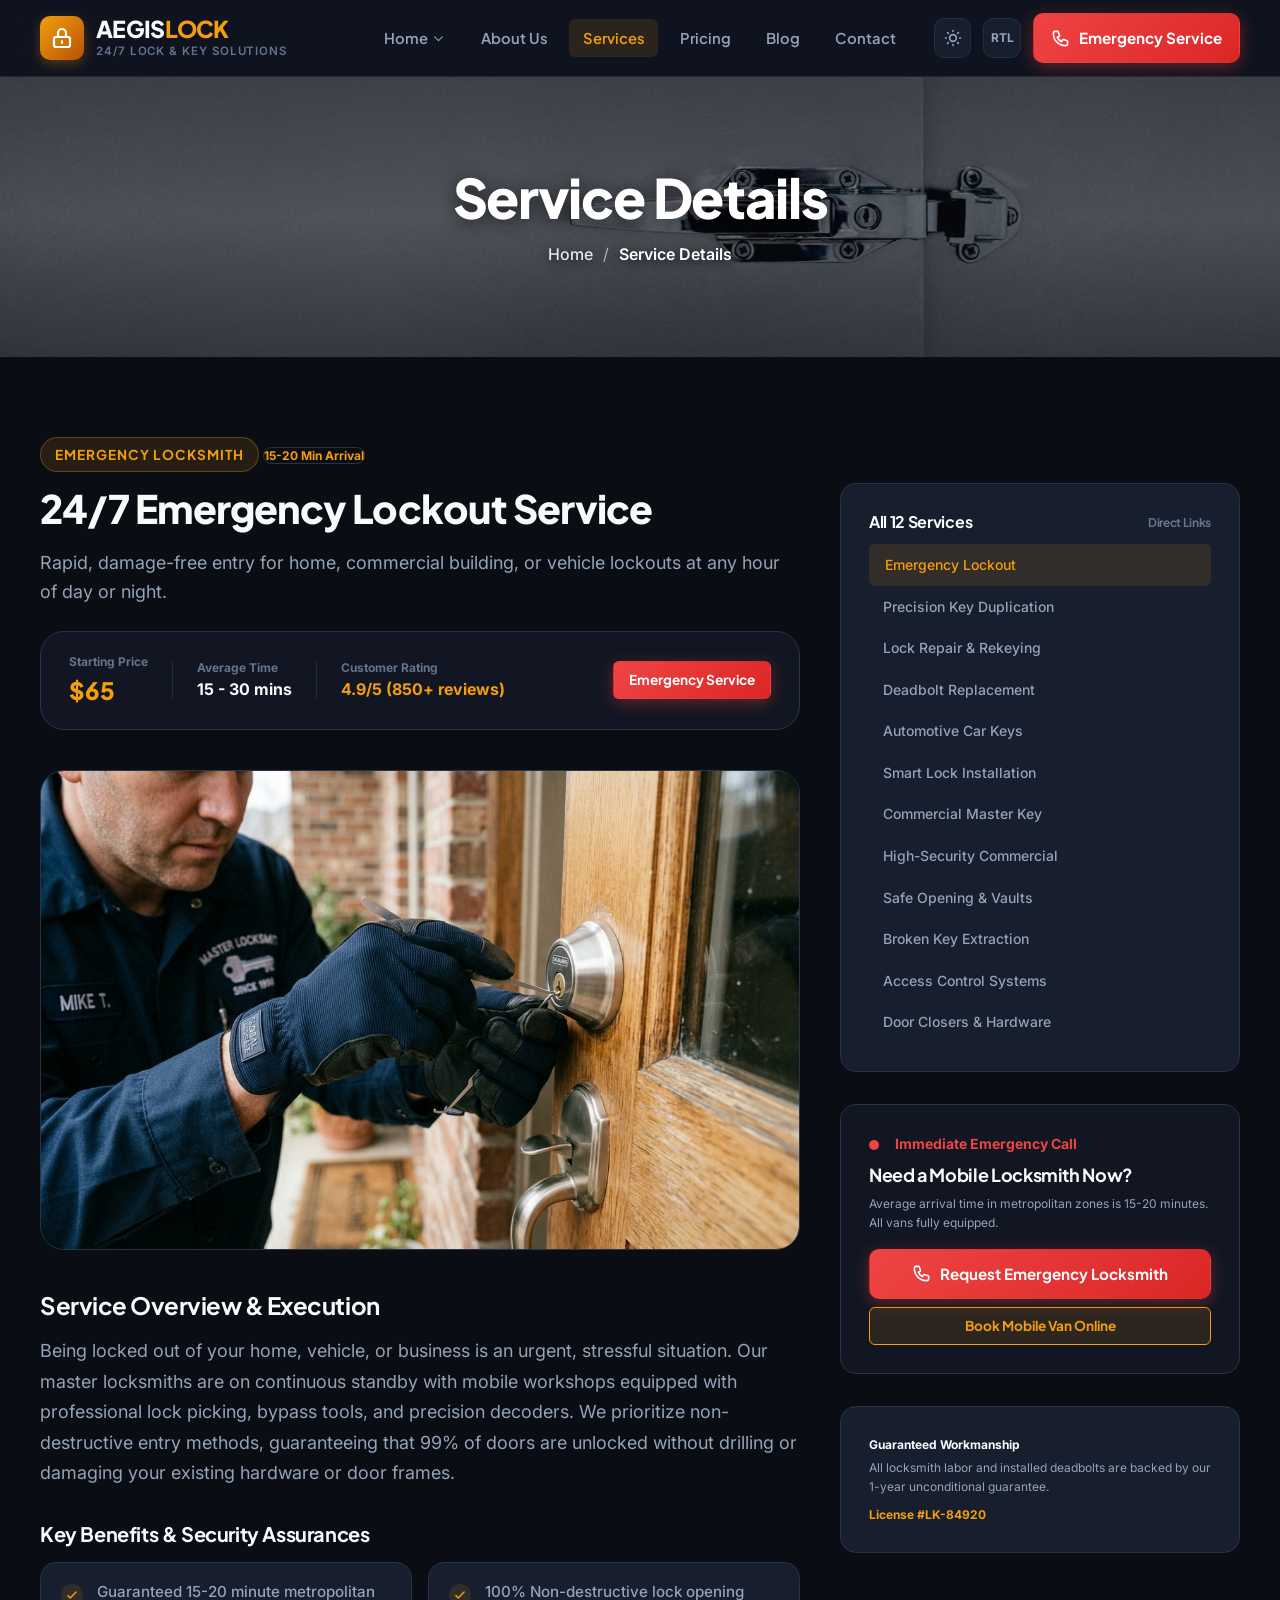
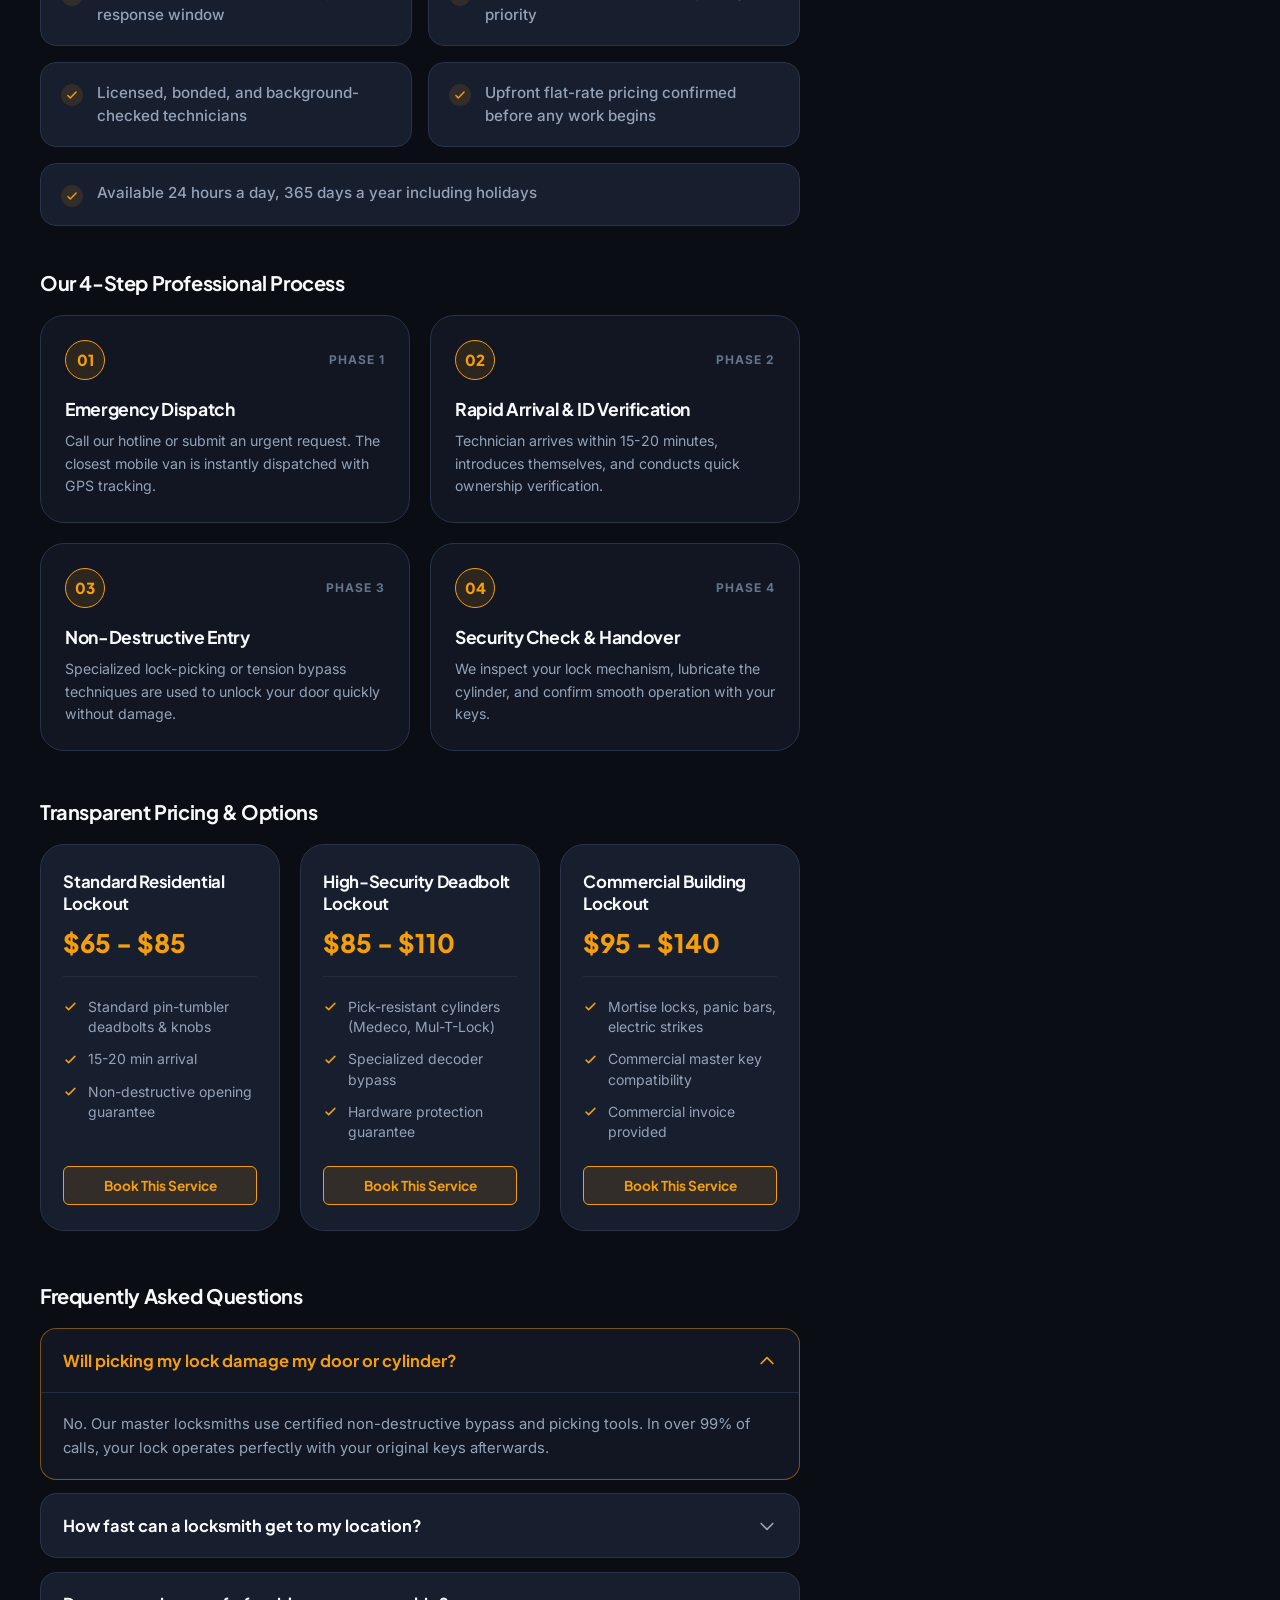
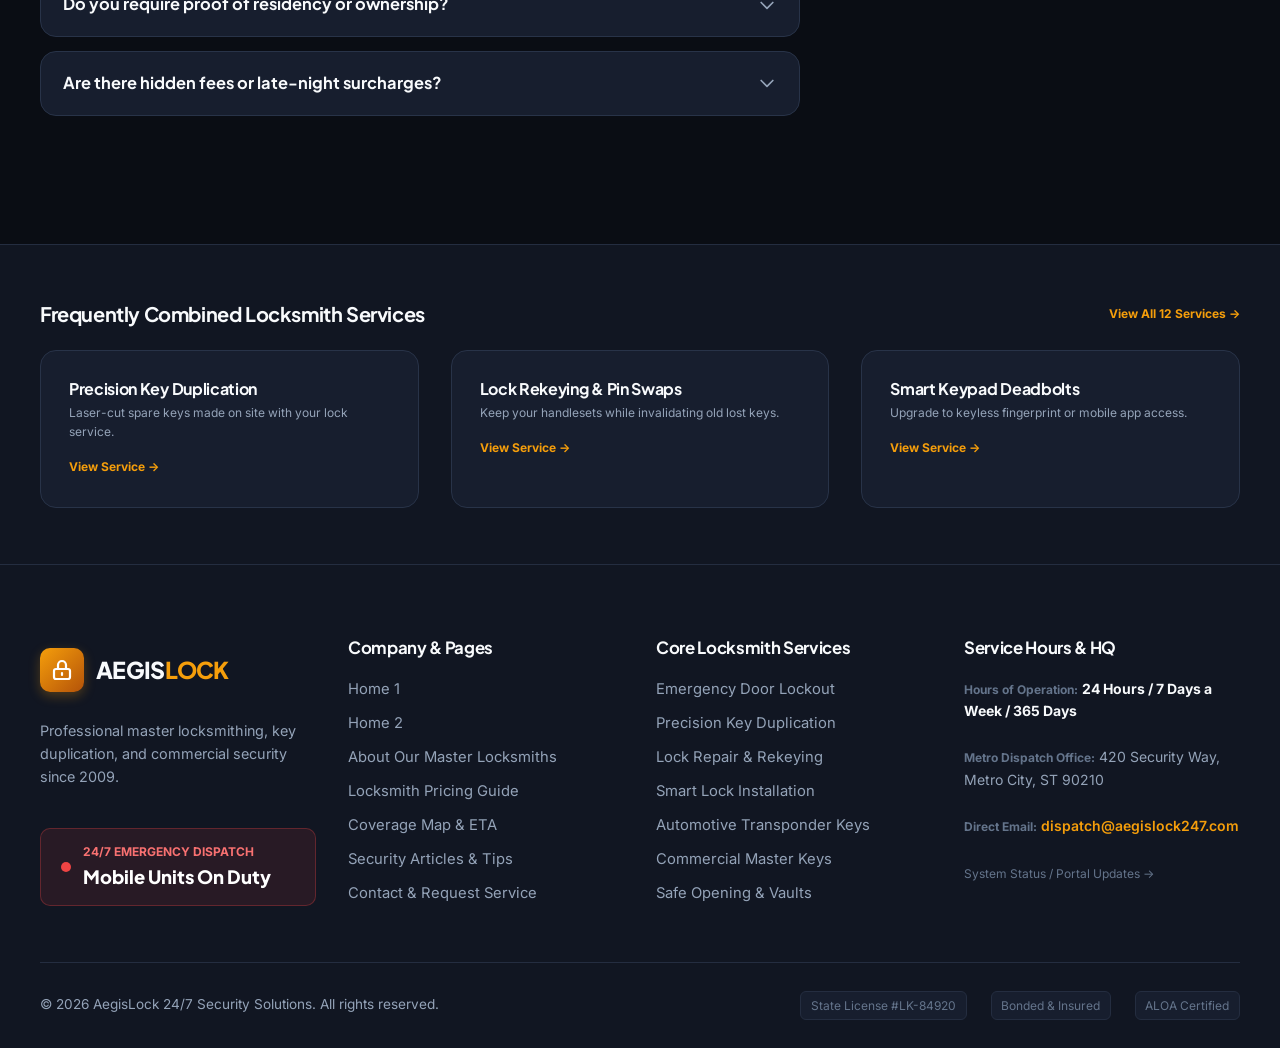
<file: service-details.html>
<!DOCTYPE html>
<html lang="en" data-theme="dark" dir="ltr">
<head>
  <meta charset="UTF-8">
  <meta name="viewport" content="width=device-width, initial-scale=1.0">
  <title>Service Details | AegisLock 24/7 Locksmith</title>
  <meta name="description" content="Detailed service overview, technical lock specifications, pricing tiers, FAQs, and emergency mobile dispatch booking.">
  
    <link rel="icon" type="image/svg+xml" href="assets/images/favicon.svg">
  <link rel="alternate icon" type="image/png" href="assets/images/favicon.png">
  <link rel="stylesheet" href="assets/css/main.css">
  <link rel="stylesheet" href="assets/css/components.css">
  <link rel="stylesheet" href="assets/css/responsive.css">
</head>
<body>

  <!-- Navigation Header -->
  <header class="site-header">
    <div class="container">
      <nav class="navbar" aria-label="Main Navigation">
        <a href="index.html" class="brand-logo">
          <div class="brand-icon">
            <svg fill="none" stroke="currentColor" viewBox="0 0 24 24"><path stroke-linecap="round" stroke-linejoin="round" stroke-width="2.2" d="M12 15v2m-6 4h12a2 2 0 002-2v-6a2 2 0 00-2-2H6a2 2 0 00-2 2v6a2 2 0 002 2zm10-10V7a4 4 0 00-8 0v4h8z"/></svg>
          </div>
          <div class="brand-text">
            <span class="brand-name">AEGIS<span>LOCK</span></span>
            <span class="brand-tagline">24/7 Lock &amp; Key Solutions</span>
          </div>
        </a>

        <ul class="nav-menu">
          <li class="nav-item">
            <a href="index.html" class="nav-link">Home <svg width="14" height="14" fill="none" stroke="currentColor" viewBox="0 0 24 24"><path stroke-linecap="round" stroke-linejoin="round" stroke-width="2" d="M19 9l-7 7-7-7"/></svg></a>
            <div class="nav-dropdown">
              <a href="index.html" class="dropdown-link"><span>Home 1</span></a>
              <a href="home-2.html" class="dropdown-link"><span>Home 2</span></a>
            </div>
          </li>
          <li class="nav-item"><a href="about.html" class="nav-link">About Us</a></li>
          <li class="nav-item"><a href="services.html" class="nav-link active">Services</a></li>
          <li class="nav-item"><a href="pricing.html" class="nav-link">Pricing</a></li>
          <li class="nav-item"><a href="blog.html" class="nav-link">Blog</a></li>
          <li class="nav-item"><a href="contact.html" class="nav-link">Contact</a></li>
        </ul>

        <div class="header-actions">
          <button type="button" class="control-btn js-theme-toggle" aria-label="Toggle Theme">
            <svg class="icon-sun" fill="none" stroke="currentColor" viewBox="0 0 24 24"><path stroke-linecap="round" stroke-linejoin="round" stroke-width="2" d="M12 3v1m0 16v1m9-9h-1M4 12H3m15.364 6.364l-.707-.707M6.343 6.343l-.707-.707m12.728 0l-.707.707M6.343 17.657l-.707.707M16 12a4 4 0 11-8 0 4 4 0 018 0z"/></svg>
            <svg class="icon-moon" style="display: none;" fill="none" stroke="currentColor" viewBox="0 0 24 24"><path stroke-linecap="round" stroke-linejoin="round" stroke-width="2" d="M20.354 15.354A9 9 0 018.646 3.646 9.003 9.003 0 0012 21a9.003 9.003 0 008.354-5.646z"/></svg>
          </button>
          <button type="button" class="control-btn js-rtl-toggle" aria-label="Toggle RTL"><span class="rtl-label font-bold text-xs">RTL</span></button>
          <a href="contact.html" class="btn btn-emergency btn-emergency-pulse">
            <svg fill="none" stroke="currentColor" viewBox="0 0 24 24"><path stroke-linecap="round" stroke-linejoin="round" stroke-width="2" d="M3 5a2 2 0 012-2h3.28a1 1 0 01.948.684l1.498 4.493a1 1 0 01-.502 1.21l-2.257 1.13a11.042 11.042 0 005.516 5.516l1.13-2.257a1 1 0 011.21-.502l4.493 1.498a1 1 0 01.684.949V19a2 2 0 01-2 2h-1C9.716 21 3 14.284 3 6V5z"/></svg>
            <span>Emergency Service</span>
          </a>
          <button type="button" class="mobile-nav-toggle" aria-label="Open Mobile Menu">
            <svg fill="none" stroke="currentColor" viewBox="0 0 24 24"><path stroke-linecap="round" stroke-linejoin="round" stroke-width="2" d="M4 6h16M4 12h16M4 18h16"/></svg>
          </button>
        </div>
      </nav>
    </div>
  </header>

  <!-- Mobile Nav Drawer -->
  <div class="mobile-nav-backdrop" aria-hidden="true">
    <div class="mobile-nav-drawer" role="dialog" aria-modal="true">
      <div class="mobile-drawer-header">
        <a href="index.html" class="brand-logo">
          <div class="brand-icon"><svg fill="none" stroke="currentColor" viewBox="0 0 24 24"><path stroke-linecap="round" stroke-linejoin="round" stroke-width="2.2" d="M12 15v2m-6 4h12a2 2 0 002-2v-6a2 2 0 00-2-2H6a2 2 0 00-2 2v6a2 2 0 002 2zm10-10V7a4 4 0 00-8 0v4h8z"/></svg></div>
          <span class="brand-name">AEGIS<span>LOCK</span></span>
        </a>
        <button type="button" class="modal-close-btn mobile-drawer-close" aria-label="Close"><svg width="22" height="22" fill="none" stroke="currentColor" viewBox="0 0 24 24"><path stroke-linecap="round" stroke-linejoin="round" stroke-width="2" d="M6 18L18 6M6 6l12 12"/></svg></button>
      </div>
      <nav class="mobile-nav-links">
        <div class="mobile-nav-dropdown">
          <button type="button" class="mobile-nav-link mobile-dropdown-toggle" aria-expanded="false" aria-controls="mobile-home-menu">
            <span>Home</span>
            <svg class="mobile-dropdown-arrow" width="16" height="16" fill="none" stroke="currentColor" viewBox="0 0 24 24">
              <path stroke-linecap="round" stroke-linejoin="round" stroke-width="2" d="M19 9l-7 7-7-7"/>
            </svg>
          </button>
          <div class="mobile-dropdown-menu" id="mobile-home-menu">
            <a href="index.html" class="mobile-dropdown-link"><span>Home 1</span></a>
            <a href="home-2.html" class="mobile-dropdown-link"><span>Home 2</span></a>
          </div>
        </div>
        <a href="about.html" class="mobile-nav-link">About Us</a>
        <a href="services.html" class="mobile-nav-link active">Services</a>
        <a href="pricing.html" class="mobile-nav-link">Pricing</a>
        <a href="blog.html" class="mobile-nav-link">Blog</a>
        <a href="contact.html" class="mobile-nav-link">Contact Us</a>
      </nav>
      <div class="mt-auto pt-6 border-t border-subtle">
        <a href="contact.html" class="btn btn-emergency btn-block">Request Emergency Locksmith</a>
      </div>
    </div>
  </div>

  <main id="main-content">
    <!-- INNER PAGE HERO -->
    <section class="inner-page-hero" style="background-image: url('assets/images/heroes/service-details.jpg');">
      <div class="inner-page-hero-overlay" aria-hidden="true"></div>
      <div class="container inner-page-hero-content">
        <h1 class="inner-page-hero-title" id="service-hero-title">Service Details</h1>
        <nav class="inner-hero-breadcrumb" aria-label="Breadcrumb">
          <ol>
            <li><a href="index.html">Home</a></li>
            <li><span class="crumb-sep">/</span></li>
            <li><span class="crumb-current" id="breadcrumb-service-title">Service Details</span></li>
          </ol>
        </nav>
      </div>
    </section>

    <!-- MAIN SERVICE DETAILS LAYOUT -->
    <section class="section-py">
      <div class="container">
        <div class="service-details-layout">
          
          <!-- Left Main Content Column (Populated dynamically from SERVICES_DATA) -->
          <div id="service-detail-container">
            <!-- Fallback static template while JS loads -->
            <div class="service-detail-hero">
              <span class="section-eyebrow mb-3">Emergency Locksmith</span>
              <h1 class="service-detail-title">24/7 Emergency Lockout Service</h1>
              <p class="service-detail-lead max-w-3xl">Rapid, damage-free entry for home, commercial building, or vehicle lockouts at any hour of day or night.</p>
              
              <div class="service-meta-strip">
                <div class="service-meta-group">
                  <div class="service-meta-item">
                    <span class="text-xs text-muted uppercase font-bold block">Starting Price</span>
                    <span class="text-2xl font-extrabold text-amber font-heading">$65</span>
                  </div>
                  <div class="service-meta-divider"></div>
                  <div class="service-meta-item">
                    <span class="text-xs text-muted uppercase font-bold block">Average Time</span>
                    <span class="font-bold text-main">15 - 30 mins</span>
                  </div>
                  <div class="service-meta-divider"></div>
                  <div class="service-meta-item">
                    <span class="text-xs text-muted uppercase font-bold block">Customer Rating</span>
                    <span class="font-bold text-amber">4.9/5 (850+ reviews)</span>
                  </div>
                </div>
                <div class="service-meta-action">
                  <a href="contact.html" class="btn btn-emergency btn-sm">Emergency Service</a>
                </div>
              </div>
            </div>

            <div class="service-detail-media">
              <img src="assets/images/services/emergency-lockout-new.jpg" alt="Master locksmith picking lock" class="w-full h-auto object-cover">
            </div>

            <div class="service-detail-content">
              <h2 class="text-2xl font-bold mb-4">Service Overview &amp; Execution</h2>
              <p class="text-secondary text-lg leading-relaxed mb-8">Being locked out is stressful and urgent. Our master technicians prioritize non-destructive bypass techniques, guaranteeing that 99% of doors are unlocked without drilling or damaging existing hardware.</p>
            </div>
          </div>

          <!-- Right Sidebar Column -->
          <aside class="service-details-sidebar flex flex-col gap-4">
            <!-- All Services Navigation Card -->
            <div class="card p-5">
              <h3 class="text-base font-bold mb-3 pb-2 border-b border-subtle flex items-center justify-between">
                <span>All 12 Services</span>
                <span class="text-xs text-muted">Direct Links</span>
              </h3>
              <ul class="flex flex-col gap-1.5 text-sm">
                <li><a href="service-details.html?service=emergency-lockout" class="dropdown-link js-sidebar-service-link active">Emergency Lockout</a></li>
                <li><a href="service-details.html?service=key-duplication" class="dropdown-link js-sidebar-service-link">Precision Key Duplication</a></li>
                <li><a href="service-details.html?service=lock-repair-rekeying" class="dropdown-link js-sidebar-service-link">Lock Repair &amp; Rekeying</a></li>
                <li><a href="service-details.html?service=lock-replacement" class="dropdown-link js-sidebar-service-link">Deadbolt Replacement</a></li>
                <li><a href="service-details.html?service=automotive-keys" class="dropdown-link js-sidebar-service-link">Automotive Car Keys</a></li>
                <li><a href="service-details.html?service=smart-lock-installation" class="dropdown-link js-sidebar-service-link">Smart Lock Installation</a></li>
                <li><a href="service-details.html?service=commercial-master-key" class="dropdown-link js-sidebar-service-link">Commercial Master Key</a></li>
                <li><a href="service-details.html?service=high-security-commercial" class="dropdown-link js-sidebar-service-link">High-Security Commercial</a></li>
                <li><a href="service-details.html?service=safe-opening-services" class="dropdown-link js-sidebar-service-link">Safe Opening &amp; Vaults</a></li>
                <li><a href="service-details.html?service=broken-key-extraction" class="dropdown-link js-sidebar-service-link">Broken Key Extraction</a></li>
                <li><a href="service-details.html?service=access-control-systems" class="dropdown-link js-sidebar-service-link">Access Control Systems</a></li>
                <li><a href="service-details.html?service=door-closers-hardware" class="dropdown-link js-sidebar-service-link">Door Closers &amp; Hardware</a></li>
              </ul>
            </div>

            <!-- Emergency Dispatch Helpline Card -->
            <div class="card p-6 border-2 border-emergency" style="background: var(--bg-surface);">
              <div class="flex items-center gap-2 mb-2 text-emergency font-bold text-sm">
                <span class="emergency-dot"></span>
                Immediate Emergency Call
              </div>
              <h4 class="text-lg font-bold mb-2">Need a Mobile Locksmith Now?</h4>
              <p class="text-xs text-secondary mb-4">Average arrival time in metropolitan zones is 15-20 minutes. All vans fully equipped.</p>
              <a href="contact.html" class="btn btn-emergency btn-block mb-2">
                <svg width="18" height="18" fill="none" stroke="currentColor" viewBox="0 0 24 24"><path stroke-linecap="round" stroke-linejoin="round" stroke-width="2" d="M3 5a2 2 0 012-2h3.28a1 1 0 01.948.684l1.498 4.493a1 1 0 01-.502 1.21l-2.257 1.13a11.042 11.042 0 005.516 5.516l1.13-2.257a1 1 0 011.21-.502l4.493 1.498a1 1 0 01.684.949V19a2 2 0 01-2 2h-1C9.716 21 3 14.284 3 6V5z"/></svg>
                Request Emergency Locksmith
              </a>
              <button type="button" class="btn btn-outline-amber btn-block btn-sm js-open-emergency-modal" data-service-context="Sidebar Dispatch Request">
                Book Mobile Van Online
              </button>
            </div>

            <!-- Security Certification Badge Card -->
            <div class="card p-4 text-xs text-secondary">
              <div class="font-bold text-main mb-1">Guaranteed Workmanship</div>
              <p class="mb-2">All locksmith labor and installed deadbolts are backed by our 1-year unconditional guarantee.</p>
              <span class="text-amber font-mono font-bold">License #LK-84920</span>
            </div>
          </aside>

        </div>
      </div>
    </section>

    <!-- RELATED SERVICES -->
    <section class="section-py-sm" style="background: var(--bg-surface); border-top: 1px solid var(--border-subtle);">
      <div class="container">
        <div class="flex items-center justify-between mb-6">
          <h2 class="text-xl font-bold">Frequently Combined Locksmith Services</h2>
          <a href="services.html" class="text-xs font-bold text-amber hover:underline">View All 12 Services &rarr;</a>
        </div>
        <div class="grid grid-3 gap-4">
          <div class="card p-4">
            <h3 class="text-base font-bold mb-1">Precision Key Duplication</h3>
            <p class="text-xs text-secondary mb-3">Laser-cut spare keys made on site with your lock service.</p>
            <a href="service-details.html?service=key-duplication" class="text-xs font-bold text-amber">View Service &rarr;</a>
          </div>
          <div class="card p-4">
            <h3 class="text-base font-bold mb-1">Lock Rekeying &amp; Pin Swaps</h3>
            <p class="text-xs text-secondary mb-3">Keep your handlesets while invalidating old lost keys.</p>
            <a href="service-details.html?service=lock-repair-rekeying" class="text-xs font-bold text-amber">View Service &rarr;</a>
          </div>
          <div class="card p-4">
            <h3 class="text-base font-bold mb-1">Smart Keypad Deadbolts</h3>
            <p class="text-xs text-secondary mb-3">Upgrade to keyless fingerprint or mobile app access.</p>
            <a href="service-details.html?service=smart-lock-installation" class="text-xs font-bold text-amber">View Service &rarr;</a>
          </div>
        </div>
      </div>
    </section>
  </main>

  <!-- Global Footer -->
  <footer class="site-footer">
    <div class="container">
      <div class="footer-top">
        <div class="grid grid-4 gap-4">
          <div class="footer-brand-col">
            <a href="index.html" class="brand-logo">
              <div class="brand-icon"><svg fill="none" stroke="currentColor" viewBox="0 0 24 24"><path stroke-linecap="round" stroke-linejoin="round" stroke-width="2.2" d="M12 15v2m-6 4h12a2 2 0 002-2v-6a2 2 0 00-2-2H6a2 2 0 00-2 2v6a2 2 0 002 2zm10-10V7a4 4 0 00-8 0v4h8z"/></svg></div>
              <span class="brand-name">AEGIS<span>LOCK</span></span>
            </a>
            <p class="footer-desc">Professional master locksmithing, key duplication, and commercial security since 2009.</p>
            <div class="footer-emergency-callout">
              <span class="emergency-dot"></span>
              <div class="footer-emergency-text">
                <span class="footer-emergency-label">24/7 Emergency Dispatch</span>
                <a href="contact.html" class="footer-emergency-number">Mobile Units On Duty</a>
              </div>
            </div>
          </div>
          <div>
            <h4 class="footer-heading">Company &amp; Pages</h4>
            <ul class="footer-links">
              <li><a href="index.html" class="footer-link">Home 1</a></li>
              <li><a href="home-2.html" class="footer-link">Home 2</a></li>
              <li><a href="about.html" class="footer-link">About Our Master Locksmiths</a></li>
              <li><a href="pricing.html" class="footer-link">Locksmith Pricing Guide</a></li>
              <li><a href="service-area.html" class="footer-link">Coverage Map &amp; ETA</a></li>
              <li><a href="blog.html" class="footer-link">Security Articles &amp; Tips</a></li>
              <li><a href="contact.html" class="footer-link">Contact &amp; Request Service</a></li>
            </ul>
          </div>
          <div>
            <h4 class="footer-heading">Core Locksmith Services</h4>
            <ul class="footer-links">
              <li><a href="service-details.html?service=emergency-lockout" class="footer-link">Emergency Door Lockout</a></li>
              <li><a href="service-details.html?service=key-duplication" class="footer-link">Precision Key Duplication</a></li>
              <li><a href="service-details.html?service=lock-repair-rekeying" class="footer-link">Lock Repair &amp; Rekeying</a></li>
              <li><a href="service-details.html?service=smart-lock-installation" class="footer-link">Smart Lock Installation</a></li>
              <li><a href="service-details.html?service=automotive-keys" class="footer-link">Automotive Transponder Keys</a></li>
              <li><a href="service-details.html?service=commercial-master-key" class="footer-link">Commercial Master Keys</a></li>
              <li><a href="service-details.html?service=safe-opening-services" class="footer-link">Safe Opening &amp; Vaults</a></li>
            </ul>
          </div>
          <div>
            <h4 class="footer-heading">Service Hours &amp; HQ</h4>
            <div class="flex flex-col gap-3 text-sm">
              <div>
                <span class="text-muted block text-xs uppercase font-bold">Hours of Operation:</span>
                <span class="text-main font-bold">24 Hours / 7 Days a Week / 365 Days</span>
              </div>
              <div>
                <span class="text-muted block text-xs uppercase font-bold">Metro Dispatch Office:</span>
                <span class="text-secondary">420 Security Way, Metro City, ST 90210</span>
              </div>
              <div>
                <span class="text-muted block text-xs uppercase font-bold">Direct Email:</span>
                <a href="mailto:dispatch@aegislock247.com" class="text-amber font-semibold">dispatch@aegislock247.com</a>
              </div>
              <div class="pt-2">
                <a href="coming-soon.html" class="text-xs text-muted hover:text-amber">System Status / Portal Updates &rarr;</a>
              </div>
            </div>
          </div>
        </div>
      </div>
      <div class="footer-bottom">
        <div class="footer-copyright">&copy; 2026 AegisLock 24/7 Security Solutions. All rights reserved.</div>
        <div class="flex items-center gap-3">
          <span class="footer-licensing-badge">State License #LK-84920</span>
          <span class="footer-licensing-badge">Bonded &amp; Insured</span>
          <span class="footer-licensing-badge">ALOA Certified</span>
        </div>
      </div>
    </div>
  </footer>

  <!-- Modal -->
  <div class="modal-backdrop" id="emergency-modal" aria-hidden="true">
    <div class="modal-dialog" role="dialog" aria-modal="true">
      <div class="modal-header">
        <div class="modal-title"><span class="emergency-dot"></span><span>Emergency Locksmith Dispatch</span></div>
        <button type="button" class="modal-close-btn js-modal-close" aria-label="Close"><svg width="20" height="20" fill="none" stroke="currentColor" viewBox="0 0 24 24"><path stroke-linecap="round" stroke-linejoin="round" stroke-width="2" d="M6 18L18 6M6 6l12 12"/></svg></button>
      </div>
      <div class="modal-body">
        <form id="emergency-dispatch-form">
          <div class="form-group"><label for="modal-phone" class="form-label">Phone Number (Required for Technician):</label><input type="tel" id="modal-phone" name="phone" class="form-control" placeholder="(555) 000-0000" required></div>
          <div class="grid grid-2 gap-3 mb-3">
            <div class="form-group"><label for="modal-name" class="form-label">Your Name:</label><input type="text" id="modal-name" name="name" class="form-control" placeholder="Jane Doe" required></div>
            <div class="form-group"><label for="modal-service-type" class="form-label">Service Type:</label><select id="modal-service-type" name="service_type" class="form-select"><option value="residential-lockout">House / Apartment Lockout</option><option value="car-lockout">Car / Vehicle Lockout</option><option value="broken-key">Broken Key Extraction</option><option value="urgent-rekey">Urgent Lock Rekey</option><option value="commercial">Commercial Building Lock</option><option value="key-duplication">Key Duplication</option></select></div>
          </div>
          <div class="form-group"><label for="modal-location" class="form-label">Location / Address:</label><input type="text" id="modal-location" name="location" class="form-control" placeholder="Street Address, City or Landmark" required></div>
          <div class="form-group"><label for="modal-notes" class="form-label">Situation Notes:</label><textarea id="modal-notes" name="notes" class="form-textarea" placeholder="Describe the lock or situation" rows="2"></textarea></div>
          <button type="submit" class="btn btn-emergency btn-block mt-3">Dispatch Emergency Van</button>
        </form>
      </div>
    </div>
  </div>

  <aside class="floating-emergency-bar">
    <button type="button" class="back-to-top-btn" aria-label="Back to top"><svg width="20" height="20" fill="none" stroke="currentColor" viewBox="0 0 24 24"><path stroke-linecap="round" stroke-linejoin="round" stroke-width="2" d="M5 15l7-7 7 7"/></svg></button>
  </aside>

  <nav class="mobile-bottom-bar">
    <a href="contact.html" class="btn btn-emergency btn-sm">
      <svg width="18" height="18" fill="none" stroke="currentColor" viewBox="0 0 24 24"><path stroke-linecap="round" stroke-linejoin="round" stroke-width="2" d="M3 5a2 2 0 012-2h3.28a1 1 0 01.948.684l1.498 4.493a1 1 0 01-.502 1.21l-2.257 1.13a11.042 11.042 0 005.516 5.516l1.13-2.257a1 1 0 011.21-.502l4.493 1.498a1 1 0 01.684.949V19a2 2 0 01-2 2h-1C9.716 21 3 14.284 3 6V5z"/></svg>
      Emergency Service
    </a>
    <button type="button" class="btn btn-primary btn-sm js-open-emergency-modal">Request Locksmith</button>
  </nav>

  <script src="assets/js/services-data.js"></script>
  <script src="assets/js/main.js"></script>
</body>
</html>
</file>
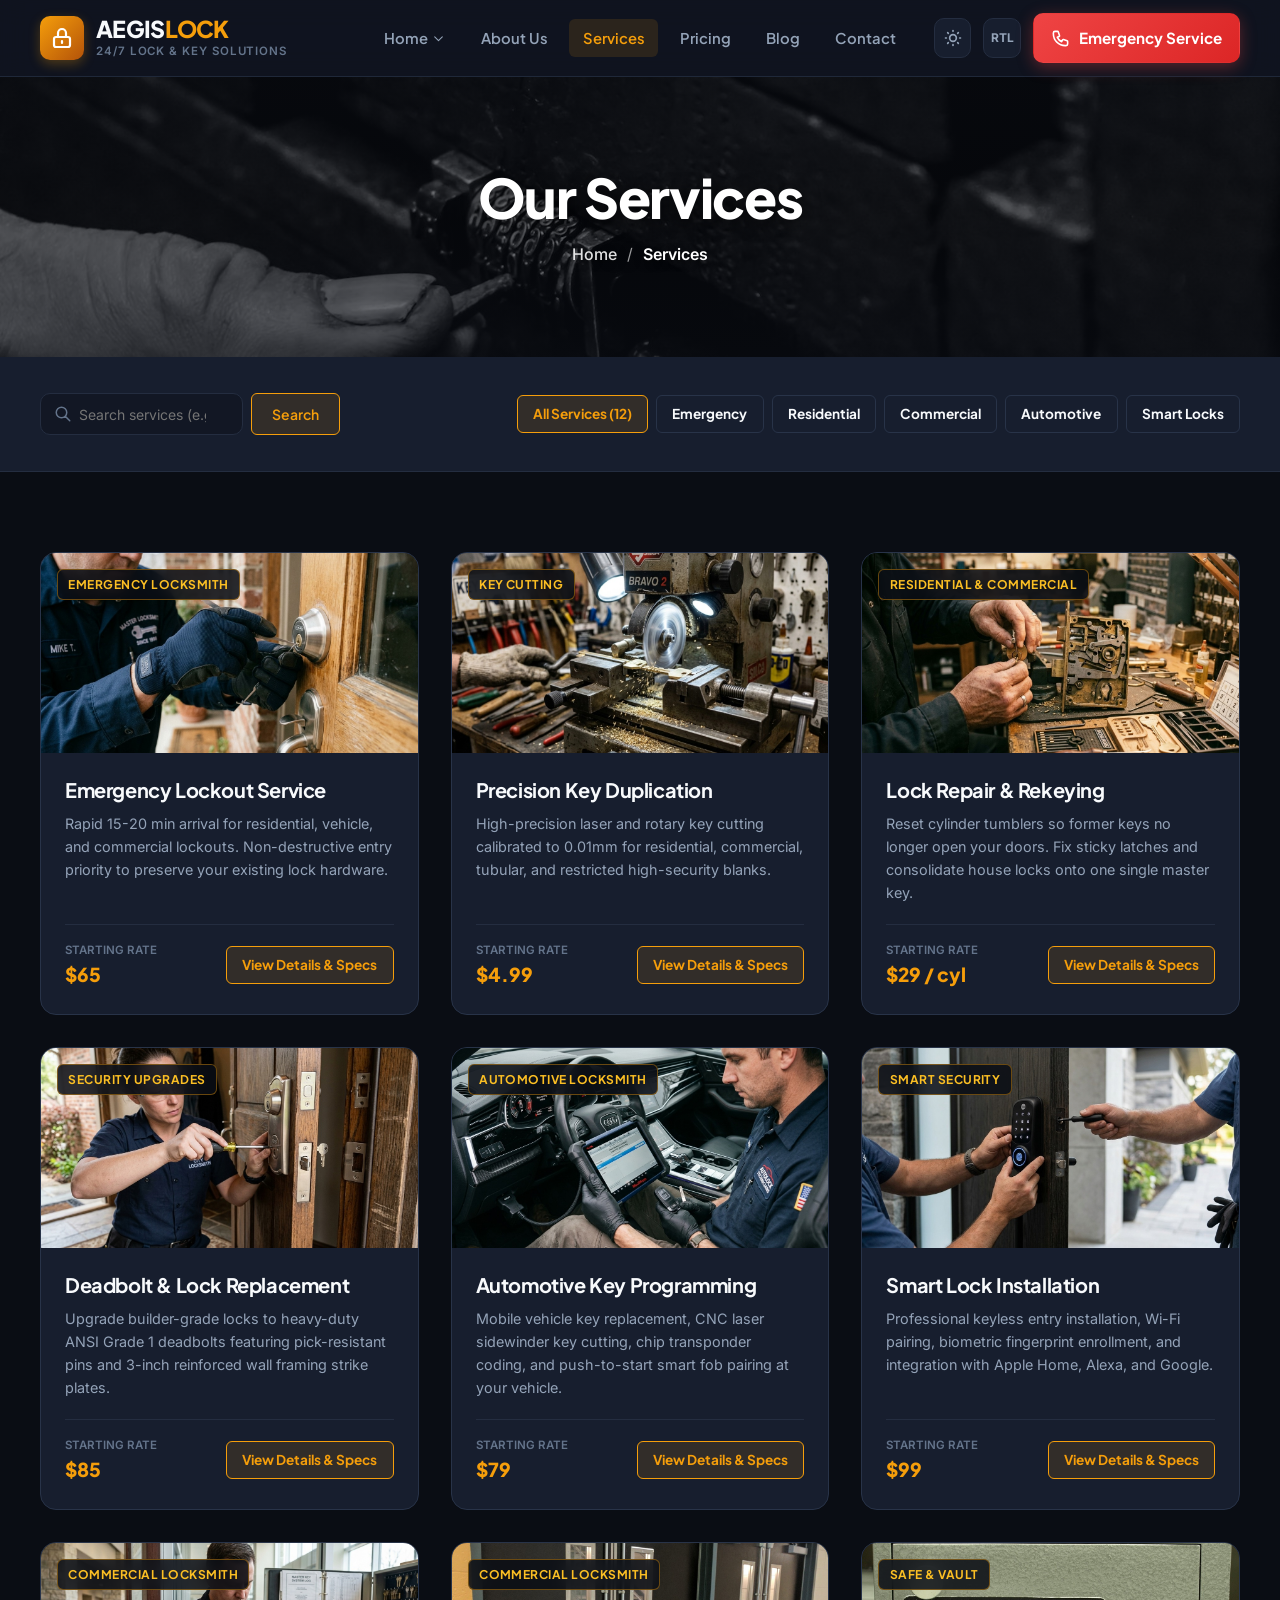
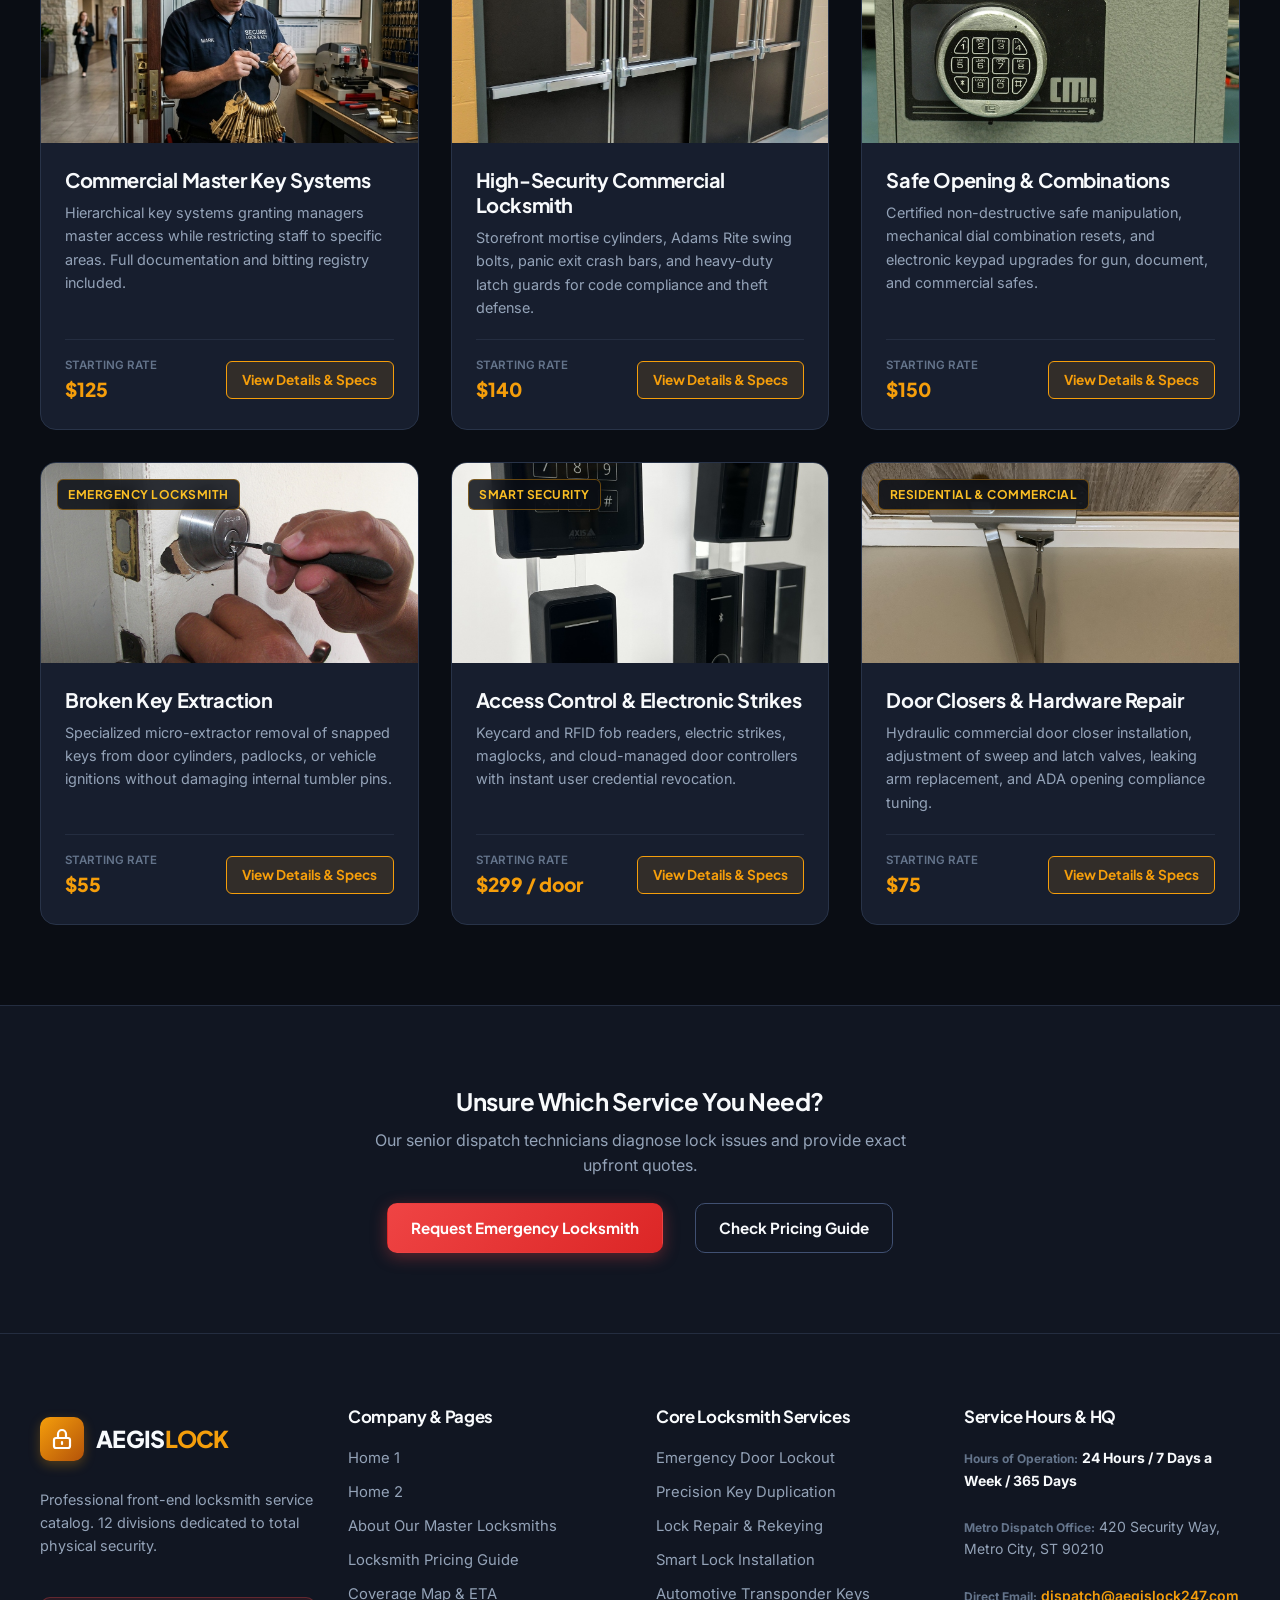
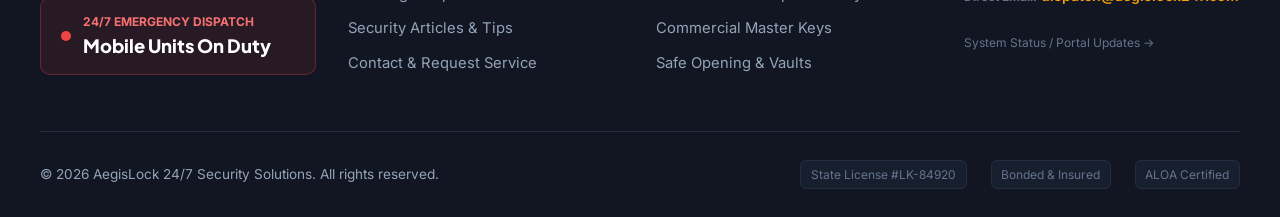
<file: services.html>
<!DOCTYPE html>
<html lang="en" data-theme="dark" dir="ltr">
<head>
  <meta charset="UTF-8">
  <meta name="viewport" content="width=device-width, initial-scale=1.0">
  <title>All Services | AegisLock 24/7 Professional Locksmith</title>
  <meta name="description" content="Explore our full catalog of 12 certified locksmith services: 24/7 emergency lockout, laser key duplication, lock rekeying, car keys, smart locks, and commercial security.">
  
    <link rel="icon" type="image/svg+xml" href="assets/images/favicon.svg">
  <link rel="alternate icon" type="image/png" href="assets/images/favicon.png">
  <link rel="stylesheet" href="assets/css/main.css">
  <link rel="stylesheet" href="assets/css/components.css">
  <link rel="stylesheet" href="assets/css/responsive.css">
</head>
<body>

  <!-- Navigation Header -->
  <header class="site-header">
    <div class="container">
      <nav class="navbar" aria-label="Main Navigation">
        <a href="index.html" class="brand-logo">
          <div class="brand-icon">
            <svg fill="none" stroke="currentColor" viewBox="0 0 24 24"><path stroke-linecap="round" stroke-linejoin="round" stroke-width="2.2" d="M12 15v2m-6 4h12a2 2 0 002-2v-6a2 2 0 00-2-2H6a2 2 0 00-2 2v6a2 2 0 002 2zm10-10V7a4 4 0 00-8 0v4h8z"/></svg>
          </div>
          <div class="brand-text">
            <span class="brand-name">AEGIS<span>LOCK</span></span>
            <span class="brand-tagline">24/7 Lock &amp; Key Solutions</span>
          </div>
        </a>

        <ul class="nav-menu">
          <li class="nav-item">
            <a href="index.html" class="nav-link">Home <svg width="14" height="14" fill="none" stroke="currentColor" viewBox="0 0 24 24"><path stroke-linecap="round" stroke-linejoin="round" stroke-width="2" d="M19 9l-7 7-7-7"/></svg></a>
            <div class="nav-dropdown">
              <a href="index.html" class="dropdown-link"><span>Home 1</span></a>
              <a href="home-2.html" class="dropdown-link"><span>Home 2</span></a>
            </div>
          </li>
          <li class="nav-item"><a href="about.html" class="nav-link">About Us</a></li>
          <li class="nav-item"><a href="services.html" class="nav-link active">Services</a></li>
          <li class="nav-item"><a href="pricing.html" class="nav-link">Pricing</a></li>
          <li class="nav-item"><a href="blog.html" class="nav-link">Blog</a></li>
          <li class="nav-item"><a href="contact.html" class="nav-link">Contact</a></li>
        </ul>

        <div class="header-actions">
          <button type="button" class="control-btn js-theme-toggle" aria-label="Toggle Theme">
            <svg class="icon-sun" fill="none" stroke="currentColor" viewBox="0 0 24 24"><path stroke-linecap="round" stroke-linejoin="round" stroke-width="2" d="M12 3v1m0 16v1m9-9h-1M4 12H3m15.364 6.364l-.707-.707M6.343 6.343l-.707-.707m12.728 0l-.707.707M6.343 17.657l-.707.707M16 12a4 4 0 11-8 0 4 4 0 018 0z"/></svg>
            <svg class="icon-moon" style="display: none;" fill="none" stroke="currentColor" viewBox="0 0 24 24"><path stroke-linecap="round" stroke-linejoin="round" stroke-width="2" d="M20.354 15.354A9 9 0 018.646 3.646 9.003 9.003 0 0012 21a9.003 9.003 0 008.354-5.646z"/></svg>
          </button>
          <button type="button" class="control-btn js-rtl-toggle" aria-label="Toggle RTL"><span class="rtl-label font-bold text-xs">RTL</span></button>
          <a href="contact.html" class="btn btn-emergency btn-emergency-pulse">
            <svg fill="none" stroke="currentColor" viewBox="0 0 24 24"><path stroke-linecap="round" stroke-linejoin="round" stroke-width="2" d="M3 5a2 2 0 012-2h3.28a1 1 0 01.948.684l1.498 4.493a1 1 0 01-.502 1.21l-2.257 1.13a11.042 11.042 0 005.516 5.516l1.13-2.257a1 1 0 011.21-.502l4.493 1.498a1 1 0 01.684.949V19a2 2 0 01-2 2h-1C9.716 21 3 14.284 3 6V5z"/></svg>
            <span>Emergency Service</span>
          </a>
          <button type="button" class="mobile-nav-toggle" aria-label="Open Mobile Menu">
            <svg fill="none" stroke="currentColor" viewBox="0 0 24 24"><path stroke-linecap="round" stroke-linejoin="round" stroke-width="2" d="M4 6h16M4 12h16M4 18h16"/></svg>
          </button>
        </div>
      </nav>
    </div>
  </header>

  <!-- Mobile Nav Drawer -->
  <div class="mobile-nav-backdrop" aria-hidden="true">
    <div class="mobile-nav-drawer" role="dialog" aria-modal="true">
      <div class="mobile-drawer-header">
        <a href="index.html" class="brand-logo">
          <div class="brand-icon"><svg fill="none" stroke="currentColor" viewBox="0 0 24 24"><path stroke-linecap="round" stroke-linejoin="round" stroke-width="2.2" d="M12 15v2m-6 4h12a2 2 0 002-2v-6a2 2 0 00-2-2H6a2 2 0 00-2 2v6a2 2 0 002 2zm10-10V7a4 4 0 00-8 0v4h8z"/></svg></div>
          <span class="brand-name">AEGIS<span>LOCK</span></span>
        </a>
        <button type="button" class="modal-close-btn mobile-drawer-close" aria-label="Close"><svg width="22" height="22" fill="none" stroke="currentColor" viewBox="0 0 24 24"><path stroke-linecap="round" stroke-linejoin="round" stroke-width="2" d="M6 18L18 6M6 6l12 12"/></svg></button>
      </div>
      <nav class="mobile-nav-links">
        <div class="mobile-nav-dropdown">
          <button type="button" class="mobile-nav-link mobile-dropdown-toggle" aria-expanded="false" aria-controls="mobile-home-menu">
            <span>Home</span>
            <svg class="mobile-dropdown-arrow" width="16" height="16" fill="none" stroke="currentColor" viewBox="0 0 24 24">
              <path stroke-linecap="round" stroke-linejoin="round" stroke-width="2" d="M19 9l-7 7-7-7"/>
            </svg>
          </button>
          <div class="mobile-dropdown-menu" id="mobile-home-menu">
            <a href="index.html" class="mobile-dropdown-link"><span>Home 1</span></a>
            <a href="home-2.html" class="mobile-dropdown-link"><span>Home 2</span></a>
          </div>
        </div>
        <a href="about.html" class="mobile-nav-link">About Us</a>
        <a href="services.html" class="mobile-nav-link active">Services</a>
        <a href="pricing.html" class="mobile-nav-link">Pricing</a>
        <a href="blog.html" class="mobile-nav-link">Blog</a>
        <a href="contact.html" class="mobile-nav-link">Contact Us</a>
      </nav>
      <div class="mt-auto pt-6 border-t border-subtle">
        <a href="contact.html" class="btn btn-emergency btn-block">Request Emergency Locksmith</a>
      </div>
    </div>
  </div>

  <main id="main-content">
    <!-- INNER PAGE HERO -->
    <section class="inner-page-hero" style="background-image: url('assets/images/heroes/services.jpg');">
      <div class="inner-page-hero-overlay" aria-hidden="true"></div>
      <div class="container inner-page-hero-content">
        <h1 class="inner-page-hero-title">Our Services</h1>
        <nav class="inner-hero-breadcrumb" aria-label="Breadcrumb">
          <ol>
            <li><a href="index.html">Home</a></li>
            <li><span class="crumb-sep">/</span></li>
            <li><span class="crumb-current">Services</span></li>
          </ol>
        </nav>
      </div>
    </section>

    <!-- SEARCH & FILTER BAR -->
    <section class="filter-toolbar-section">
      <div class="container">
        <div class="services-filter-toolbar">
          <!-- Search Input Form -->
          <form id="service-search-form" class="service-filter-search" onsubmit="return false;">
            <div class="search-input-wrap">
              <span class="search-input-icon" aria-hidden="true">
                <svg width="18" height="18" fill="none" stroke="currentColor" viewBox="0 0 24 24"><path stroke-linecap="round" stroke-linejoin="round" stroke-width="2" d="M21 21l-6-6m2-5a7 7 0 11-14 0 7 7 0 0114 0z"/></svg>
              </span>
              <input type="text" id="service-search-input" class="form-control" placeholder="Search services (e.g. rekey, car key, safe)..." aria-label="Search services">
              <button type="button" id="service-search-clear" class="search-clear-btn" aria-label="Clear search" title="Clear search" style="display: none;">
                <svg width="14" height="14" fill="none" stroke="currentColor" viewBox="0 0 24 24"><path stroke-linecap="round" stroke-linejoin="round" stroke-width="2" d="M6 18L18 6M6 6l12 12"/></svg>
              </button>
            </div>
            <button type="submit" id="service-search-btn" class="btn btn-outline-amber btn-sm">Search</button>
          </form>

          <!-- Category Filter Tabs -->
          <div class="services-filter-categories">
            <button type="button" class="btn btn-sm btn-outline-amber js-service-filter-btn active" data-filter="all">All Services (12)</button>
            <button type="button" class="btn btn-sm btn-secondary js-service-filter-btn" data-filter="Emergency Locksmith">Emergency</button>
            <button type="button" class="btn btn-sm btn-secondary js-service-filter-btn" data-filter="Residential & Commercial">Residential</button>
            <button type="button" class="btn btn-sm btn-secondary js-service-filter-btn" data-filter="Commercial Locksmith">Commercial</button>
            <button type="button" class="btn btn-sm btn-secondary js-service-filter-btn" data-filter="Automotive Locksmith">Automotive</button>
            <button type="button" class="btn btn-sm btn-secondary js-service-filter-btn" data-filter="Smart Security">Smart Locks</button>
          </div>
        </div>
      </div>
    </section>

    <!-- 12 COMPLETE SERVICES GRID -->
    <section class="section-py">
      <div class="container">
        <div class="grid grid-3 gap-4" id="services-grid-container">
          
          <!-- 1. Emergency Lockout -->
          <article class="service-card js-service-item" data-category="Emergency Locksmith">
            <div class="service-card-media">
              <img src="assets/images/services/emergency-lockout-new.jpg" alt="Locksmith Technician Performing Emergency Door Lockout Rescue" loading="lazy">
              <span class="service-card-badge">Emergency Locksmith</span>
            </div>
            <div class="service-card-body">
              <h2 class="service-card-title text-xl">Emergency Lockout Service</h2>
              <p class="service-card-desc">Rapid 15-20 min arrival for residential, vehicle, and commercial lockouts. Non-destructive entry priority to preserve your existing lock hardware.</p>
              <div class="service-card-meta">
                <div class="service-price">
                  <span class="service-price-label">Starting Rate</span>
                  <span class="service-price-val">$65</span>
                </div>
                <a href="service-details.html?service=emergency-lockout" class="btn btn-outline-amber btn-sm">View Details &amp; Specs</a>
              </div>
            </div>
          </article>

          <!-- 2. Precision Key Duplication -->
          <article class="service-card js-service-item" data-category="Key Cutting & Duplication">
            <div class="service-card-media">
              <img src="assets/images/services/key-cutting-new.jpg" alt="Professional Locksmith Operating High Precision Key Cutting Machine" loading="lazy">
              <span class="service-card-badge">Key Cutting</span>
            </div>
            <div class="service-card-body">
              <h2 class="service-card-title text-xl">Precision Key Duplication</h2>
              <p class="service-card-desc">High-precision laser and rotary key cutting calibrated to 0.01mm for residential, commercial, tubular, and restricted high-security blanks.</p>
              <div class="service-card-meta">
                <div class="service-price">
                  <span class="service-price-label">Starting Rate</span>
                  <span class="service-price-val">$4.99</span>
                </div>
                <a href="service-details.html?service=key-duplication" class="btn btn-outline-amber btn-sm">View Details &amp; Specs</a>
              </div>
            </div>
          </article>

          <!-- 3. Lock Repair & Rekeying -->
          <article class="service-card js-service-item" data-category="Residential & Commercial">
            <div class="service-card-media">
              <img src="assets/images/services/lock-rekeying-new.jpg" alt="Master Locksmith Rekeying Residential Lock Cylinder Tumblers" loading="lazy">
              <span class="service-card-badge">Residential &amp; Commercial</span>
            </div>
            <div class="service-card-body">
              <h2 class="service-card-title text-xl">Lock Repair &amp; Rekeying</h2>
              <p class="service-card-desc">Reset cylinder tumblers so former keys no longer open your doors. Fix sticky latches and consolidate house locks onto one single master key.</p>
              <div class="service-card-meta">
                <div class="service-price">
                  <span class="service-price-label">Starting Rate</span>
                  <span class="service-price-val">$29 / cyl</span>
                </div>
                <a href="service-details.html?service=lock-repair-rekeying" class="btn btn-outline-amber btn-sm">View Details &amp; Specs</a>
              </div>
            </div>
          </article>

          <!-- 4. Lock Replacement & Deadbolts -->
          <article class="service-card js-service-item" data-category="Security Upgrades">
            <div class="service-card-media">
              <img src="assets/images/services/deadbolt-installation-new.jpg" alt="Heavy Duty High Security Deadbolt Installation on Front Door" loading="lazy">
              <span class="service-card-badge">Security Upgrades</span>
            </div>
            <div class="service-card-body">
              <h2 class="service-card-title text-xl">Deadbolt &amp; Lock Replacement</h2>
              <p class="service-card-desc">Upgrade builder-grade locks to heavy-duty ANSI Grade 1 deadbolts featuring pick-resistant pins and 3-inch reinforced wall framing strike plates.</p>
              <div class="service-card-meta">
                <div class="service-price">
                  <span class="service-price-label">Starting Rate</span>
                  <span class="service-price-val">$85</span>
                </div>
                <a href="service-details.html?service=lock-replacement" class="btn btn-outline-amber btn-sm">View Details &amp; Specs</a>
              </div>
            </div>
          </article>

          <!-- 5. Automotive Car Keys -->
          <article class="service-card js-service-item" data-category="Automotive Locksmith">
            <div class="service-card-media">
              <img src="assets/images/services/automotive-key-programming-new.jpg" alt="Automotive Locksmith Programming Transponder Car Key Fob" loading="lazy">
              <span class="service-card-badge">Automotive Locksmith</span>
            </div>
            <div class="service-card-body">
              <h2 class="service-card-title text-xl">Automotive Key Programming</h2>
              <p class="service-card-desc">Mobile vehicle key replacement, CNC laser sidewinder key cutting, chip transponder coding, and push-to-start smart fob pairing at your vehicle.</p>
              <div class="service-card-meta">
                <div class="service-price">
                  <span class="service-price-label">Starting Rate</span>
                  <span class="service-price-val">$79</span>
                </div>
                <a href="service-details.html?service=automotive-keys" class="btn btn-outline-amber btn-sm">View Details &amp; Specs</a>
              </div>
            </div>
          </article>

          <!-- 6. Smart Lock Installation -->
          <article class="service-card js-service-item" data-category="Smart Security">
            <div class="service-card-media">
              <img src="assets/images/services/smart-lock-installation-new.jpg" alt="Technician Installing Modern Digital Keyless Smart Door Lock" loading="lazy">
              <span class="service-card-badge">Smart Security</span>
            </div>
            <div class="service-card-body">
              <h2 class="service-card-title text-xl">Smart Lock Installation</h2>
              <p class="service-card-desc">Professional keyless entry installation, Wi-Fi pairing, biometric fingerprint enrollment, and integration with Apple Home, Alexa, and Google.</p>
              <div class="service-card-meta">
                <div class="service-price">
                  <span class="service-price-label">Starting Rate</span>
                  <span class="service-price-val">$99</span>
                </div>
                <a href="service-details.html?service=smart-lock-installation" class="btn btn-outline-amber btn-sm">View Details &amp; Specs</a>
              </div>
            </div>
          </article>

          <!-- 7. Commercial Master Key -->
          <article class="service-card js-service-item" data-category="Commercial Locksmith">
            <div class="service-card-media">
              <img src="assets/images/services/commercial-master-key-new.jpg" alt="Commercial Master Key Hierarchy System with Multiple Brass Keys" loading="lazy">
              <span class="service-card-badge">Commercial Locksmith</span>
            </div>
            <div class="service-card-body">
              <h2 class="service-card-title text-xl">Commercial Master Key Systems</h2>
              <p class="service-card-desc">Hierarchical key systems granting managers master access while restricting staff to specific areas. Full documentation and bitting registry included.</p>
              <div class="service-card-meta">
                <div class="service-price">
                  <span class="service-price-label">Starting Rate</span>
                  <span class="service-price-val">$125</span>
                </div>
                <a href="service-details.html?service=commercial-master-key" class="btn btn-outline-amber btn-sm">View Details &amp; Specs</a>
              </div>
            </div>
          </article>

          <!-- 8. High-Security Commercial Locksmith -->
          <article class="service-card js-service-item" data-category="Commercial Locksmith">
            <div class="service-card-media">
              <img src="assets/images/services/commercial-security-new.jpg" alt="Commercial Grade Heavy Duty Storefront Security Door Hardware" loading="lazy">
              <span class="service-card-badge">Commercial Locksmith</span>
            </div>
            <div class="service-card-body">
              <h2 class="service-card-title text-xl">High-Security Commercial Locksmith</h2>
              <p class="service-card-desc">Storefront mortise cylinders, Adams Rite swing bolts, panic exit crash bars, and heavy-duty latch guards for code compliance and theft defense.</p>
              <div class="service-card-meta">
                <div class="service-price">
                  <span class="service-price-label">Starting Rate</span>
                  <span class="service-price-val">$140</span>
                </div>
                <a href="service-details.html?service=high-security-commercial" class="btn btn-outline-amber btn-sm">View Details &amp; Specs</a>
              </div>
            </div>
          </article>

          <!-- 9. Safe Opening Services -->
          <article class="service-card js-service-item" data-category="Safe & Vault">
            <div class="service-card-media">
              <img src="assets/images/services/safe-opening-new.jpg" alt="Professional Safe Technician Resetting High Security Dial Combination" loading="lazy">
              <span class="service-card-badge">Safe &amp; Vault</span>
            </div>
            <div class="service-card-body">
              <h2 class="service-card-title text-xl">Safe Opening &amp; Combinations</h2>
              <p class="service-card-desc">Certified non-destructive safe manipulation, mechanical dial combination resets, and electronic keypad upgrades for gun, document, and commercial safes.</p>
              <div class="service-card-meta">
                <div class="service-price">
                  <span class="service-price-label">Starting Rate</span>
                  <span class="service-price-val">$150</span>
                </div>
                <a href="service-details.html?service=safe-opening-services" class="btn btn-outline-amber btn-sm">View Details &amp; Specs</a>
              </div>
            </div>
          </article>

          <!-- 10. Broken Key Extraction -->
          <article class="service-card js-service-item" data-category="Emergency Locksmith">
            <div class="service-card-media">
              <img src="assets/images/services/broken-key-extraction-new.jpg" alt="Locksmith Extracting Snapped Key Piece with Precision Micro Tools" loading="lazy">
              <span class="service-card-badge">Emergency Locksmith</span>
            </div>
            <div class="service-card-body">
              <h2 class="service-card-title text-xl">Broken Key Extraction</h2>
              <p class="service-card-desc">Specialized micro-extractor removal of snapped keys from door cylinders, padlocks, or vehicle ignitions without damaging internal tumbler pins.</p>
              <div class="service-card-meta">
                <div class="service-price">
                  <span class="service-price-label">Starting Rate</span>
                  <span class="service-price-val">$55</span>
                </div>
                <a href="service-details.html?service=broken-key-extraction" class="btn btn-outline-amber btn-sm">View Details &amp; Specs</a>
              </div>
            </div>
          </article>

          <!-- 11. Access Control Systems -->
          <article class="service-card js-service-item" data-category="Smart Security">
            <div class="service-card-media">
              <img src="assets/images/services/access-control-new.jpg" alt="Electronic Access Control Keycard Reader and Electric Door Strike" loading="lazy">
              <span class="service-card-badge">Smart Security</span>
            </div>
            <div class="service-card-body">
              <h2 class="service-card-title text-xl">Access Control &amp; Electronic Strikes</h2>
              <p class="service-card-desc">Keycard and RFID fob readers, electric strikes, maglocks, and cloud-managed door controllers with instant user credential revocation.</p>
              <div class="service-card-meta">
                <div class="service-price">
                  <span class="service-price-label">Starting Rate</span>
                  <span class="service-price-val">$299 / door</span>
                </div>
                <a href="service-details.html?service=access-control-systems" class="btn btn-outline-amber btn-sm">View Details &amp; Specs</a>
              </div>
            </div>
          </article>

          <!-- 12. Door Closers & Hardware -->
          <article class="service-card js-service-item" data-category="Residential & Commercial">
            <div class="service-card-media">
              <img src="assets/images/services/door-hardware-repair-new.jpg" alt="Commercial Grade Overhead Hydraulic Door Closer Installation and Adjustment" loading="lazy">
              <span class="service-card-badge">Residential &amp; Commercial</span>
            </div>
            <div class="service-card-body">
              <h2 class="service-card-title text-xl">Door Closers &amp; Hardware Repair</h2>
              <p class="service-card-desc">Hydraulic commercial door closer installation, adjustment of sweep and latch valves, leaking arm replacement, and ADA opening compliance tuning.</p>
              <div class="service-card-meta">
                <div class="service-price">
                  <span class="service-price-label">Starting Rate</span>
                  <span class="service-price-val">$75</span>
                </div>
                <a href="service-details.html?service=door-closers-hardware" class="btn btn-outline-amber btn-sm">View Details &amp; Specs</a>
              </div>
            </div>
          </article>

        </div>
      </div>
    </section>

    <!-- EMERGENCY DISPATCH CTA -->
    <section class="section-py relative" style="background: var(--bg-surface); border-top: 1px solid var(--border-subtle);">
      <div class="container text-center">
        <h2 class="text-2xl md:text-3xl font-bold mb-3">Unsure Which Service You Need?</h2>
        <p class="text-secondary max-w-xl mx-auto mb-6">Our senior dispatch technicians diagnose lock issues and provide exact upfront quotes.</p>
        <div class="flex items-center justify-center gap-4 flex-wrap">
          <a href="contact.html" class="btn btn-emergency">Request Emergency Locksmith</a>
          <a href="pricing.html" class="btn btn-outline">Check Pricing Guide</a>
        </div>
      </div>
    </section>
  </main>

  <!-- Global Footer -->
  <footer class="site-footer">
    <div class="container">
      <div class="footer-top">
        <div class="grid grid-4 gap-4">
          <div class="footer-brand-col">
            <a href="index.html" class="brand-logo">
              <div class="brand-icon"><svg fill="none" stroke="currentColor" viewBox="0 0 24 24"><path stroke-linecap="round" stroke-linejoin="round" stroke-width="2.2" d="M12 15v2m-6 4h12a2 2 0 002-2v-6a2 2 0 00-2-2H6a2 2 0 00-2 2v6a2 2 0 002 2zm10-10V7a4 4 0 00-8 0v4h8z"/></svg></div>
              <span class="brand-name">AEGIS<span>LOCK</span></span>
            </a>
            <p class="footer-desc">Professional front-end locksmith service catalog. 12 divisions dedicated to total physical security.</p>
            <div class="footer-emergency-callout">
              <span class="emergency-dot"></span>
              <div class="footer-emergency-text">
                <span class="footer-emergency-label">24/7 Emergency Dispatch</span>
                <a href="contact.html" class="footer-emergency-number">Mobile Units On Duty</a>
              </div>
            </div>
          </div>
          <div>
            <h4 class="footer-heading">Company &amp; Pages</h4>
            <ul class="footer-links">
              <li><a href="index.html" class="footer-link">Home 1</a></li>
              <li><a href="home-2.html" class="footer-link">Home 2</a></li>
              <li><a href="about.html" class="footer-link">About Our Master Locksmiths</a></li>
              <li><a href="pricing.html" class="footer-link">Locksmith Pricing Guide</a></li>
              <li><a href="service-area.html" class="footer-link">Coverage Map &amp; ETA</a></li>
              <li><a href="blog.html" class="footer-link">Security Articles &amp; Tips</a></li>
              <li><a href="contact.html" class="footer-link">Contact &amp; Request Service</a></li>
            </ul>
          </div>
          <div>
            <h4 class="footer-heading">Core Locksmith Services</h4>
            <ul class="footer-links">
              <li><a href="service-details.html?service=emergency-lockout" class="footer-link">Emergency Door Lockout</a></li>
              <li><a href="service-details.html?service=key-duplication" class="footer-link">Precision Key Duplication</a></li>
              <li><a href="service-details.html?service=lock-repair-rekeying" class="footer-link">Lock Repair &amp; Rekeying</a></li>
              <li><a href="service-details.html?service=smart-lock-installation" class="footer-link">Smart Lock Installation</a></li>
              <li><a href="service-details.html?service=automotive-keys" class="footer-link">Automotive Transponder Keys</a></li>
              <li><a href="service-details.html?service=commercial-master-key" class="footer-link">Commercial Master Keys</a></li>
              <li><a href="service-details.html?service=safe-opening-services" class="footer-link">Safe Opening &amp; Vaults</a></li>
            </ul>
          </div>
          <div>
            <h4 class="footer-heading">Service Hours &amp; HQ</h4>
            <div class="flex flex-col gap-3 text-sm">
              <div>
                <span class="text-muted block text-xs uppercase font-bold">Hours of Operation:</span>
                <span class="text-main font-bold">24 Hours / 7 Days a Week / 365 Days</span>
              </div>
              <div>
                <span class="text-muted block text-xs uppercase font-bold">Metro Dispatch Office:</span>
                <span class="text-secondary">420 Security Way, Metro City, ST 90210</span>
              </div>
              <div>
                <span class="text-muted block text-xs uppercase font-bold">Direct Email:</span>
                <a href="mailto:dispatch@aegislock247.com" class="text-amber font-semibold">dispatch@aegislock247.com</a>
              </div>
              <div class="pt-2">
                <a href="coming-soon.html" class="text-xs text-muted hover:text-amber">System Status / Portal Updates &rarr;</a>
              </div>
            </div>
          </div>
        </div>
      </div>
      <div class="footer-bottom">
        <div class="footer-copyright">&copy; 2026 AegisLock 24/7 Security Solutions. All rights reserved.</div>
        <div class="flex items-center gap-3">
          <span class="footer-licensing-badge">State License #LK-84920</span>
          <span class="footer-licensing-badge">Bonded &amp; Insured</span>
          <span class="footer-licensing-badge">ALOA Certified</span>
        </div>
      </div>
    </div>
  </footer>

  <!-- Modal -->
  <div class="modal-backdrop" id="emergency-modal" aria-hidden="true">
    <div class="modal-dialog" role="dialog" aria-modal="true">
      <div class="modal-header">
        <div class="modal-title"><span class="emergency-dot"></span><span>Emergency Locksmith Dispatch</span></div>
        <button type="button" class="modal-close-btn js-modal-close" aria-label="Close"><svg width="20" height="20" fill="none" stroke="currentColor" viewBox="0 0 24 24"><path stroke-linecap="round" stroke-linejoin="round" stroke-width="2" d="M6 18L18 6M6 6l12 12"/></svg></button>
      </div>
      <div class="modal-body">
        <form id="emergency-dispatch-form">
          <div class="form-group"><label for="modal-phone" class="form-label">Phone Number (Required for Technician):</label><input type="tel" id="modal-phone" name="phone" class="form-control" placeholder="(555) 000-0000" required></div>
          <div class="grid grid-2 gap-3 mb-3">
            <div class="form-group"><label for="modal-name" class="form-label">Your Name:</label><input type="text" id="modal-name" name="name" class="form-control" placeholder="Jane Doe" required></div>
            <div class="form-group"><label for="modal-service-type" class="form-label">Service Type:</label><select id="modal-service-type" name="service_type" class="form-select"><option value="residential-lockout">House / Apartment Lockout</option><option value="car-lockout">Car / Vehicle Lockout</option><option value="broken-key">Broken Key Extraction</option><option value="urgent-rekey">Urgent Lock Rekey</option><option value="commercial">Commercial Building Lock</option><option value="key-duplication">Key Duplication</option></select></div>
          </div>
          <div class="form-group"><label for="modal-location" class="form-label">Location / Address:</label><input type="text" id="modal-location" name="location" class="form-control" placeholder="Street Address, City or Landmark" required></div>
          <div class="form-group"><label for="modal-notes" class="form-label">Situation Notes:</label><textarea id="modal-notes" name="notes" class="form-textarea" placeholder="Describe the lock or situation" rows="2"></textarea></div>
          <button type="submit" class="btn btn-emergency btn-block mt-3">Dispatch Emergency Van</button>
        </form>
      </div>
    </div>
  </div>

  <aside class="floating-emergency-bar">
    <button type="button" class="back-to-top-btn" aria-label="Back to top"><svg width="20" height="20" fill="none" stroke="currentColor" viewBox="0 0 24 24"><path stroke-linecap="round" stroke-linejoin="round" stroke-width="2" d="M5 15l7-7 7 7"/></svg></button>
  </aside>

  <nav class="mobile-bottom-bar">
    <a href="contact.html" class="btn btn-emergency btn-sm">
      <svg width="18" height="18" fill="none" stroke="currentColor" viewBox="0 0 24 24"><path stroke-linecap="round" stroke-linejoin="round" stroke-width="2" d="M3 5a2 2 0 012-2h3.28a1 1 0 01.948.684l1.498 4.493a1 1 0 01-.502 1.21l-2.257 1.13a11.042 11.042 0 005.516 5.516l1.13-2.257a1 1 0 011.21-.502l4.493 1.498a1 1 0 01.684.949V19a2 2 0 01-2 2h-1C9.716 21 3 14.284 3 6V5z"/></svg>
      Emergency Service
    </a>
    <button type="button" class="btn btn-primary btn-sm js-open-emergency-modal">Request Locksmith</button>
  </nav>

  <script src="assets/js/services-data.js"></script>
  <script src="assets/js/main.js"></script>
</body>
</html>
</file>
<file: assets/css/main.css>
/* ==========================================================================
   AegisLock 24/7 - Master Locksmith & Key Duplication Design System
   Color Palette: Charcoal / Dark Slate + Warm Amber/Gold + Steel Accents
   Features: Full Dark/Light Support, Logical Properties RTL, Modern Typography
   ========================================================================== */

@import url('https://fonts.googleapis.com/css2?family=Inter:wght@300;400;500;600;700&family=Plus+Jakarta+Sans:wght@500;600;700;800&display=swap');

:root {
  /* Brand Amber / Gold Palette */
  --amber-50: #fffbeb;
  --amber-100: #fef3c7;
  --amber-400: #fbbf24;
  --amber-500: #f59e0b;
  --amber-600: #d97706;
  --amber-700: #b45309;
  --amber-glow: rgba(245, 158, 11, 0.28);
  --amber-soft: rgba(245, 158, 11, 0.12);

  /* Emergency Red Palette */
  --emergency-400: #f87171;
  --emergency-500: #ef4444;
  --emergency-600: #dc2626;
  --emergency-glow: rgba(239, 68, 68, 0.35);
  --emergency-soft: rgba(239, 68, 68, 0.12);

  /* Steel / Security Blue */
  --security-blue: #2563eb;
  --security-blue-glow: rgba(37, 99, 235, 0.25);
  --security-teal: #0d9488;
  --success-green: #10b981;

  /* Typography */
  --font-heading: 'Plus Jakarta Sans', -apple-system, BlinkMacSystemFont, "Segoe UI", Roboto, sans-serif;
  --font-body: 'Inter', -apple-system, BlinkMacSystemFont, "Segoe UI", Roboto, sans-serif;

  /* Elevations & Shadows */
  --shadow-sm: 0 1px 2px 0 rgba(0, 0, 0, 0.05);
  --shadow-md: 0 4px 6px -1px rgba(0, 0, 0, 0.1), 0 2px 4px -1px rgba(0, 0, 0, 0.06);
  --shadow-lg: 0 10px 15px -3px rgba(0, 0, 0, 0.1), 0 4px 6px -2px rgba(0, 0, 0, 0.05);
  --shadow-xl: 0 20px 25px -5px rgba(0, 0, 0, 0.2), 0 10px 10px -5px rgba(0, 0, 0, 0.04);
  --shadow-amber: 0 10px 25px -5px rgba(245, 158, 11, 0.3);
  --shadow-emergency: 0 10px 25px -5px rgba(239, 68, 68, 0.35);

  /* Radii */
  --radius-sm: 6px;
  --radius-md: 10px;
  --radius-lg: 16px;
  --radius-xl: 24px;
  --radius-full: 9999px;

  /* Transitions */
  --transition-fast: 0.15s ease;
  --transition-base: 0.25s ease;
  --transition-smooth: 0.4s cubic-bezier(0.16, 1, 0.3, 1);
}

/* ==========================================================================
   Theme Variables: Default DARK THEME (Professional Charcoal & Gold)
   ========================================================================== */
[data-theme="dark"], :root {
  --bg-body: #0a0d14;
  --bg-surface: #111622;
  --bg-card: #171e2e;
  --bg-card-hover: #1e273b;
  --bg-elevated: #222c42;
  --bg-input: #121724;
  --bg-glass: rgba(17, 22, 34, 0.85);

  --border-subtle: #242d40;
  --border-card: #283348;
  --border-hover: #405072;
  --border-accent: rgba(245, 158, 11, 0.4);

  --text-main: #f8fafc;
  --text-secondary: #94a3b8;
  --text-muted: #64748b;
  --text-inverse: #0f172a;

  --badge-bg: rgba(245, 158, 11, 0.12);
  --badge-text: #fbbf24;
  --badge-border: rgba(245, 158, 11, 0.3);

  --header-border: rgba(36, 45, 64, 0.8);
  --footer-bg: #111622;
  --strip-bg: #0d121c;
  --shadow-card: 0 10px 30px -10px rgba(0, 0, 0, 0.5);
}

/* ==========================================================================
   Theme Variables: LIGHT THEME (Crisp, High-Trust Commercial Security)
   ========================================================================== */
[data-theme="light"] {
  --bg-body: #f8fafc;
  --bg-surface: #ffffff;
  --bg-card: #ffffff;
  --bg-card-hover: #f1f5f9;
  --bg-elevated: #e2e8f0;
  --bg-input: #ffffff;
  --bg-glass: rgba(255, 255, 255, 0.92);

  --border-subtle: #e2e8f0;
  --border-card: #cbd5e1;
  --border-hover: #94a3b8;
  --border-accent: rgba(217, 119, 6, 0.4);

  --text-main: #0f172a;
  --text-secondary: #475569;
  --text-muted: #64748b;
  --text-inverse: #f8fafc;

  --badge-bg: #fef3c7;
  --badge-text: #b45309;
  --badge-border: #fcd34d;

  --header-border: #e2e8f0;
  --footer-bg: #111622;
  --strip-bg: #f1f5f9;
  --shadow-card: 0 10px 25px -5px rgba(15, 23, 42, 0.08);
}

/* ==========================================================================
   Base Reset & Layout
   ========================================================================== */
*, *::before, *::after {
  box-sizing: border-box;
  margin: 0;
  padding: 0;
}

html {
  font-size: 16px;
  scroll-behavior: smooth;
  -webkit-text-size-adjust: 100%;
}

html {
  overflow-x: clip;
}

body {
  font-family: var(--font-body);
  background-color: var(--bg-body);
  color: var(--text-main);
  line-height: 1.6;
  min-height: 100vh;
  display: flex;
  flex-direction: column;
  overflow-x: clip;
  transition: background-color var(--transition-base), color var(--transition-base);
}

main {
  flex: 1 0 auto;
}

h1, h2, h3, h4, h5, h6 {
  font-family: var(--font-heading);
  color: var(--text-main);
  line-height: 1.25;
  font-weight: 700;
  letter-spacing: -0.02em;
}

h1 { font-size: clamp(2rem, 4vw + 1rem, 3.5rem); }
h2 { font-size: clamp(1.6rem, 2.5vw + 0.8rem, 2.4rem); }
h3 { font-size: clamp(1.25rem, 1.5vw + 0.6rem, 1.75rem); }
h4 { font-size: 1.2rem; }
h5 { font-size: 1rem; }

p {
  color: var(--text-secondary);
  margin-bottom: 1rem;
}

p:last-child {
  margin-bottom: 0;
}

a {
  color: inherit;
  text-decoration: none;
  transition: color var(--transition-fast);
}

img, svg, video {
  max-width: 100%;
  height: auto;
  display: block;
}

button, input, select, textarea {
  font: inherit;
  color: inherit;
}

button {
  cursor: pointer;
  border: none;
  background: none;
}

ul, ol {
  list-style: none;
}

/* Container */
.container {
  width: 100%;
  max-width: 1240px;
  margin-inline: auto;
  padding-inline: 1.25rem;
}

.container-narrow {
  max-width: 960px;
  margin-inline: auto;
  padding-inline: 1.25rem;
}

.container-wide {
  max-width: 1380px;
  margin-inline: auto;
  padding-inline: 1.25rem;
}

/* Grid System */
.grid {
  display: grid;
  gap: 1.75rem;
}

.grid-2 { grid-template-columns: repeat(2, 1fr); }
.grid-3 { grid-template-columns: repeat(3, 1fr); }
.grid-4 { grid-template-columns: repeat(4, 1fr); }

@media (max-width: 1024px) {
  .grid-4 { grid-template-columns: repeat(2, 1fr); }
  .grid-3 { grid-template-columns: repeat(2, 1fr); }
}

@media (max-width: 768px) {
  .grid-4, .grid-3, .grid-2 { grid-template-columns: 1fr; }
}

/* Flex Utilities */
.flex { display: flex; }
.flex-col { flex-direction: column; }
.items-center { align-items: center; }
.items-start { align-items: flex-start; }
.justify-between { justify-content: space-between; }
.justify-center { justify-content: center; }
.gap-1 { gap: 0.5rem; }
.gap-2 { gap: 1rem; }
.gap-3 { gap: 1.5rem; }
.gap-4 { gap: 2rem; }
.gap-5 { gap: 2.5rem; }
.gap-6 { gap: 3rem; }
.flex-wrap { flex-wrap: wrap; }
.ms-auto { margin-inline-start: auto; }
.me-auto { margin-inline-end: auto; }
.mt-auto { margin-top: auto; }
.mt-1 { margin-top: 0.25rem; }
.mt-2 { margin-top: 0.5rem; }
.mt-3 { margin-top: 0.75rem; }
.mt-4 { margin-top: 1rem; }
.mt-5 { margin-top: 1.25rem; }
.mt-6 { margin-top: 1.5rem; }
.mt-8 { margin-top: 2rem; }
.mt-10 { margin-top: 2.5rem; }
.mt-12 { margin-top: 3rem; }
.services-browse-wrap { margin-top: 3.25rem; display: flex; justify-content: center; align-items: center; width: 100%; }
@media (max-width: 768px) {
  .services-browse-wrap { margin-top: 2.25rem; }
}
.mb-0 { margin-bottom: 0 !important; }
.mb-1 { margin-bottom: 0.25rem; }
.mb-2 { margin-bottom: 0.5rem; }
.mb-3 { margin-bottom: 0.75rem; }
.mb-4 { margin-bottom: 1rem; }
.mb-5 { margin-bottom: 1.25rem; }
.mb-6 { margin-bottom: 1.5rem; }
.mb-8 { margin-bottom: 2rem; }
.mb-10 { margin-bottom: 2.5rem; }
.mb-12 { margin-bottom: 3rem; }
.p-0 { padding: 0; }
.p-2 { padding: 0.5rem; }
.p-3 { padding: 0.75rem; }
.p-4 { padding: 1rem; }
.p-5 { padding: 1.25rem; }
.p-6 { padding: 1.5rem; }
.p-8 { padding: 2rem; }

/* Sizing & Layout Utilities */
.w-full { width: 100%; }
.h-full { height: 100%; }
.h-auto { height: auto; }
.w-px { width: 1px; }
.h-8 { height: 2rem; }
.object-cover { object-fit: cover; }
.overflow-hidden { overflow: hidden; }
.overflow-x-auto { overflow-x: auto; max-width: 100%; -webkit-overflow-scrolling: touch; }
.rounded-lg { border-radius: var(--radius-md); }
.rounded-xl { border-radius: var(--radius-lg); }
.rounded-2xl { border-radius: var(--radius-xl); }
.rounded-full { border-radius: var(--radius-full); }
.max-w-xs { max-width: 20rem; }
.max-w-sm { max-width: 24rem; }
.max-w-md { max-width: 28rem; }
.max-w-xl { max-width: 36rem; }
.max-w-2xl { max-width: 42rem; }
.max-w-3xl { max-width: 48rem; }
.mx-auto { margin-inline: auto; }

/* Background & Border Utilities */
.bg-surface { background: var(--bg-surface); }
.bg-card { background: var(--bg-card); }
.bg-subtle { background: var(--border-subtle); }
.border { border: 1px solid var(--border-card); }
.border-card { border-color: var(--border-card); }
.border-subtle { border-color: var(--border-subtle); }
.border-emergency { border-color: var(--emergency-500); }
.border-inline-start { border-inline-start: 1px solid var(--border-subtle); }

/* Text Utilities */
.text-center { text-align: center; }
.text-start { text-align: start; }
.text-end { text-align: end; }
.text-amber { color: var(--amber-500) !important; }
.text-emergency { color: var(--emergency-500) !important; }
.text-muted { color: var(--text-muted) !important; }
.text-main { color: var(--text-main) !important; }
.text-secondary { color: var(--text-secondary) !important; }
.text-xs { font-size: 0.75rem; }
.text-sm { font-size: 0.875rem; }
.text-base { font-size: 1rem; }
.text-lg { font-size: 1.125rem; }
.text-xl { font-size: 1.25rem; }
.text-2xl { font-size: 1.5rem; }
.text-3xl { font-size: 1.875rem; }
.font-bold { font-weight: 700; }
.font-semibold { font-weight: 600; }
.font-extrabold { font-weight: 800; }
.font-heading { font-family: var(--font-heading); }
.leading-relaxed { line-height: 1.625; }

/* Spacing Utilities */
.section-py { padding-block: 5rem; }
.section-py-sm { padding-block: 3.5rem; }
.section-py-lg { padding-block: 6.5rem; }
.py-6 { padding-block: 2.25rem; }
.py-8 { padding-block: 3.5rem; }

@media (max-width: 768px) {
  .section-py { padding-block: 3.5rem; }
  .section-py-sm { padding-block: 2.5rem; }
  .section-py-lg { padding-block: 4rem; }
  .py-6 { padding-block: 1.75rem; }
  .py-8 { padding-block: 2.5rem; }
}

/* Section Header Block */
.section-header {
  margin-bottom: 3.25rem;
}
.section-header.text-center {
  max-width: 720px;
  margin-inline: auto;
  margin-bottom: 3.25rem;
}
.section-eyebrow {
  display: inline-flex;
  align-items: center;
  gap: 0.5rem;
  font-family: var(--font-heading);
  font-size: 0.85rem;
  font-weight: 700;
  text-transform: uppercase;
  letter-spacing: 0.08em;
  color: var(--amber-500);
  background: var(--badge-bg);
  border: 1px solid var(--badge-border);
  padding: 0.35rem 0.85rem;
  border-radius: var(--radius-full);
  margin-bottom: 1rem;
}
.section-eyebrow.eyebrow-emergency {
  color: var(--emergency-500);
  background: var(--emergency-soft);
  border-color: rgba(239, 68, 68, 0.3);
}
.section-title {
  margin-bottom: 1rem;
}
.section-subtitle {
  font-size: 1.125rem;
  color: var(--text-secondary);
  line-height: 1.6;
}

/* Animations */
@keyframes pulse-ring {
  0% { transform: scale(0.95); box-shadow: 0 0 0 0 rgba(239, 68, 68, 0.7); }
  70% { transform: scale(1); box-shadow: 0 0 0 10px rgba(239, 68, 68, 0); }
  100% { transform: scale(0.95); box-shadow: 0 0 0 0 rgba(239, 68, 68, 0); }
}

@keyframes pulse-amber {
  0% { transform: scale(0.95); box-shadow: 0 0 0 0 rgba(245, 158, 11, 0.7); }
  70% { transform: scale(1); box-shadow: 0 0 0 10px rgba(245, 158, 11, 0); }
  100% { transform: scale(0.95); box-shadow: 0 0 0 0 rgba(245, 158, 11, 0); }
}

@keyframes live-dot {
  0%, 100% { opacity: 1; transform: scale(1); }
  50% { opacity: 0.4; transform: scale(0.85); }
}

.live-indicator-dot {
  width: 10px;
  height: 10px;
  border-radius: 50%;
  background-color: var(--success-green);
  display: inline-block;
  animation: live-dot 1.8s infinite ease-in-out;
  box-shadow: 0 0 8px var(--success-green);
}

.emergency-dot {
  width: 10px;
  height: 10px;
  border-radius: 50%;
  background-color: var(--emergency-500);
  display: inline-block;
  animation: pulse-ring 1.8s infinite ease-in-out;
}

/* RTL Helpers */
[dir="rtl"] {
  direction: rtl;
}

[dir="rtl"] .icon-flip-rtl {
  transform: scaleX(-1);
}
</file>
<file: assets/css/components.css>
/* ==========================================================================
   AegisLock 24/7 - Components Stylesheet
   Headers, Navbars, Buttons, Cards, Modals, Forms, Footers, and Interactive Widgets
   ========================================================================== */

/* ==========================================================================
   1. Top Emergency Alert Bar
   ========================================================================== */
.top-bar {
  background-color: var(--strip-bg);
  border-bottom: 1px solid var(--border-subtle);
  font-size: 0.85rem;
  padding-block: 0.5rem;
  transition: background-color var(--transition-base), border-color var(--transition-base);
}

.top-bar-inner {
  display: flex;
  align-items: center;
  justify-content: space-between;
  gap: 1rem;
}

.top-bar-status {
  display: inline-flex;
  align-items: center;
  gap: 0.5rem;
  color: var(--text-secondary);
  font-weight: 500;
}

.top-bar-highlight {
  color: var(--amber-500);
  font-weight: 600;
}

.top-bar-actions {
  display: flex;
  align-items: center;
  gap: 1.25rem;
}

.top-bar-link {
  display: inline-flex;
  align-items: center;
  gap: 0.4rem;
  color: var(--text-secondary);
  font-weight: 500;
}

.top-bar-link:hover {
  color: var(--amber-500);
}

.top-bar-phone {
  color: var(--emergency-500);
  font-weight: 700;
  display: inline-flex;
  align-items: center;
  gap: 0.4rem;
}

.top-bar-phone:hover {
  color: var(--emergency-400);
}

/* ==========================================================================
   2. Main Navigation Header
   ========================================================================== */
.site-header {
  position: sticky;
  top: 0;
  z-index: 1000;
  background: var(--bg-glass);
  backdrop-filter: blur(14px);
  -webkit-backdrop-filter: blur(14px);
  border-bottom: 1px solid var(--header-border);
  transition: all var(--transition-base);
}

.site-header.is-scrolled {
  box-shadow: 0 10px 25px -5px rgba(0, 0, 0, 0.25);
}

.navbar {
  display: flex;
  align-items: center;
  justify-content: space-between;
  height: 4.75rem;
  gap: 1.5rem;
}

/* Brand Logo */
.brand-logo {
  flex: 1 0 0;
  display: flex;
  align-items: center;
  gap: 0.75rem;
  text-decoration: none;
  min-width: 0;
}

.brand-icon {
  width: 44px;
  height: 44px;
  border-radius: var(--radius-md);
  background: linear-gradient(135deg, var(--amber-500), var(--amber-700));
  display: flex;
  align-items: center;
  justify-content: center;
  color: #ffffff;
  box-shadow: 0 4px 12px var(--amber-glow);
  flex-shrink: 0;
}

.brand-icon svg {
  width: 24px;
  height: 24px;
}

.brand-text {
  display: flex;
  flex-direction: column;
}

.brand-name {
  font-family: var(--font-heading);
  font-size: 1.45rem;
  font-weight: 800;
  color: var(--text-main);
  line-height: 1.1;
  letter-spacing: -0.03em;
}

.brand-name span {
  color: var(--amber-500);
}

.brand-tagline {
  font-size: 0.72rem;
  font-weight: 600;
  color: var(--text-muted);
  letter-spacing: 0.08em;
  text-transform: uppercase;
}

/* Nav Links */
.nav-menu {
  flex: 0 0 auto;
  display: flex;
  align-items: center;
  justify-content: center;
  list-style: none;
  margin: 0;
  padding: 0;
  gap: 0.5rem;
}

.nav-item {
  position: relative;
  display: flex;
  align-items: center;
}

.nav-link {
  display: inline-flex;
  align-items: center;
  justify-content: center;
  height: 2.35rem;
  line-height: 1;
  padding: 0 0.85rem;
  font-family: var(--font-heading);
  font-size: 0.925rem;
  font-weight: 600;
  color: var(--text-secondary);
  border-radius: var(--radius-sm);
  transition: all var(--transition-fast);
  white-space: nowrap;
  vertical-align: middle;
}

.nav-link svg {
  width: 13px;
  height: 13px;
  margin-inline-start: 0.3rem;
  flex-shrink: 0;
  display: inline-block;
  vertical-align: middle;
}

.nav-link:hover,
.nav-link.active {
  color: var(--amber-500);
  background: var(--amber-soft);
}

/* Nav Dropdown */
.nav-dropdown {
  position: absolute;
  top: 100%;
  inset-inline-start: 0;
  min-width: 220px;
  background: var(--bg-surface);
  border: 1px solid var(--border-card);
  border-radius: var(--radius-md);
  box-shadow: var(--shadow-xl);
  padding: 0.5rem;
  opacity: 0;
  visibility: hidden;
  transform: translateY(10px);
  transition: all var(--transition-fast);
  z-index: 100;
}

.nav-item:hover .nav-dropdown,
.nav-item:focus-within .nav-dropdown {
  opacity: 1;
  visibility: visible;
  transform: translateY(0);
}

.dropdown-link {
  display: flex;
  align-items: center;
  justify-content: space-between;
  padding: 0.6rem 0.85rem;
  border-radius: var(--radius-sm);
  font-size: 0.875rem;
  font-weight: 500;
  color: var(--text-secondary);
  transition: all var(--transition-fast);
}

.dropdown-link:hover,
.dropdown-link.active {
  color: var(--amber-500);
  background: var(--amber-soft);
  padding-inline-start: 1rem;
}

.dropdown-badge {
  font-size: 0.68rem;
  font-weight: 700;
  text-transform: uppercase;
  background: var(--amber-500);
  color: #000000;
  padding: 0.15rem 0.4rem;
  border-radius: 4px;
}

/* Header Utilities (Theme, RTL, Emergency CTA) */
.header-actions {
  flex: 1 0 0;
  display: flex;
  align-items: center;
  justify-content: flex-end;
  gap: 0.75rem;
  min-width: 0;
}

.control-btn {
  width: 40px;
  height: 40px;
  border-radius: var(--radius-md);
  background: var(--bg-card);
  border: 1px solid var(--border-subtle);
  color: var(--text-secondary);
  display: flex;
  align-items: center;
  justify-content: center;
  transition: all var(--transition-fast);
  font-weight: 600;
  font-size: 0.85rem;
}

.control-btn:hover {
  color: var(--amber-500);
  border-color: var(--amber-500);
  background: var(--amber-soft);
}

.control-btn svg {
  width: 20px;
  height: 20px;
}

/* Mobile Toggle */
.mobile-nav-toggle {
  display: none;
  width: 42px;
  height: 42px;
  border-radius: var(--radius-md);
  background: var(--bg-card);
  border: 1px solid var(--border-subtle);
  color: var(--text-main);
  align-items: center;
  justify-content: center;
}

.mobile-nav-toggle svg {
  width: 24px;
  height: 24px;
}

/* ==========================================================================
   3. Buttons & CTAs
   ========================================================================== */
.btn {
  display: inline-flex;
  align-items: center;
  justify-content: center;
  gap: 0.55rem;
  font-family: var(--font-heading);
  font-size: 0.95rem;
  font-weight: 700;
  padding: 0.75rem 1.45rem;
  border-radius: var(--radius-md);
  transition: all var(--transition-base);
  text-align: center;
  white-space: nowrap;
  user-select: none;
  border: 1px solid transparent;
}

.btn svg {
  width: 19px;
  height: 19px;
  flex-shrink: 0;
  transition: transform var(--transition-fast);
}

.btn:hover svg {
  transform: translateX(3px);
}

[dir="rtl"] .btn:hover svg {
  transform: translateX(-3px);
}

.btn-primary {
  background: linear-gradient(135deg, var(--amber-500), var(--amber-600));
  color: #0d121d;
  box-shadow: 0 4px 14px var(--amber-glow);
}

.btn-primary:hover {
  background: linear-gradient(135deg, var(--amber-400), var(--amber-500));
  transform: translateY(-2px);
  box-shadow: 0 6px 20px var(--amber-glow);
  color: #000000;
}

.btn-emergency {
  background: linear-gradient(135deg, var(--emergency-500), var(--emergency-600));
  color: #ffffff;
  box-shadow: 0 4px 16px var(--emergency-glow);
  position: relative;
  overflow: hidden;
}

.btn-emergency:hover {
  background: linear-gradient(135deg, var(--emergency-400), var(--emergency-500));
  transform: translateY(-2px);
  box-shadow: 0 8px 24px var(--emergency-glow);
  color: #ffffff;
}

.btn-emergency-pulse::before {
  content: '';
  position: absolute;
  inset: 0;
  border-radius: inherit;
  box-shadow: 0 0 0 0 rgba(239, 68, 68, 0.7);
  animation: pulse-ring 2s infinite cubic-bezier(0.66, 0, 0, 1);
  pointer-events: none;
}

.btn-outline {
  background: transparent;
  border-color: var(--border-hover);
  color: var(--text-main);
}

.btn-outline:hover {
  background: var(--bg-card-hover);
  border-color: var(--amber-500);
  color: var(--amber-500);
  transform: translateY(-2px);
}

.btn-outline-amber {
  background: var(--amber-soft);
  border-color: var(--amber-500);
  color: var(--amber-500);
}

.btn-outline-amber:hover {
  background: var(--amber-500);
  color: #0d121d;
  box-shadow: 0 4px 14px var(--amber-glow);
}

.btn-secondary {
  background: var(--bg-card);
  border-color: var(--border-card);
  color: var(--text-main);
}

.btn-secondary:hover {
  background: var(--bg-card-hover);
  border-color: var(--border-hover);
  color: var(--text-main);
}

.btn-sm {
  padding: 0.45rem 0.95rem;
  font-size: 0.85rem;
  border-radius: var(--radius-sm);
}

.btn-lg {
  padding: 0.95rem 1.9rem;
  font-size: 1.05rem;
  border-radius: var(--radius-lg);
}

.btn-block {
  width: 100%;
}

/* ==========================================================================
   4. Cards
   ========================================================================== */
.card {
  background: var(--bg-card);
  border: 1px solid var(--border-card);
  border-radius: var(--radius-lg);
  padding: 1.75rem;
  transition: transform var(--transition-base), border-color var(--transition-base), box-shadow var(--transition-base);
  position: relative;
}

.card:hover {
  border-color: var(--border-hover);
  box-shadow: var(--shadow-card);
  transform: translateY(-3px);
}

/* Service Card */
.service-card {
  display: flex;
  flex-direction: column;
  background: var(--bg-card);
  border: 1px solid var(--border-card);
  border-radius: var(--radius-lg);
  overflow: hidden;
  transition: all var(--transition-base);
}

.service-card:hover {
  border-color: var(--amber-500);
  box-shadow: 0 12px 30px -5px rgba(0, 0, 0, 0.4);
  transform: translateY(-4px);
}

.service-card-media {
  position: relative;
  height: 200px;
  overflow: hidden;
}

.service-card-media img {
  width: 100%;
  height: 100%;
  object-fit: cover;
  transition: transform var(--transition-smooth);
}

.service-card:hover .service-card-media img {
  transform: scale(1.06);
}

.service-card-badge {
  position: absolute;
  top: 1rem;
  inset-inline-start: 1rem;
  background: rgba(10, 13, 20, 0.85);
  backdrop-filter: blur(8px);
  border: 1px solid var(--border-accent);
  color: var(--amber-400);
  font-family: var(--font-heading);
  font-size: 0.75rem;
  font-weight: 700;
  padding: 0.3rem 0.65rem;
  border-radius: var(--radius-sm);
  text-transform: uppercase;
  letter-spacing: 0.04em;
}

.service-card-body {
  padding: 1.5rem;
  display: flex;
  flex-direction: column;
  flex-grow: 1;
}

.service-card-title {
  font-size: 1.25rem;
  margin-bottom: 0.6rem;
  color: var(--text-main);
}

.service-card-desc {
  font-size: 0.9rem;
  color: var(--text-secondary);
  margin-bottom: 1.25rem;
  flex-grow: 1;
}

.service-card-meta {
  display: flex;
  align-items: center;
  justify-content: space-between;
  padding-top: 1rem;
  border-top: 1px solid var(--border-subtle);
  margin-top: auto;
}

.service-price {
  display: flex;
  flex-direction: column;
}

.service-price-label {
  font-size: 0.72rem;
  text-transform: uppercase;
  color: var(--text-muted);
  font-weight: 600;
}

.service-price-val {
  font-family: var(--font-heading);
  font-size: 1.2rem;
  font-weight: 800;
  color: var(--amber-500);
}

/* Feature Card */
.feature-card {
  padding: 2rem;
  border-radius: var(--radius-lg);
  background: var(--bg-card);
  border: 1px solid var(--border-card);
  transition: all var(--transition-base);
}

.feature-card:hover {
  border-color: var(--amber-500);
  transform: translateY(-4px);
  box-shadow: var(--shadow-card);
}

.feature-icon-wrapper {
  width: 58px;
  height: 58px;
  border-radius: var(--radius-md);
  background: var(--amber-soft);
  border: 1px solid var(--badge-border);
  color: var(--amber-500);
  display: flex;
  align-items: center;
  justify-content: center;
  margin-bottom: 1.35rem;
}

.feature-icon-wrapper svg {
  width: 28px;
  height: 28px;
}

.feature-title {
  font-size: 1.2rem;
  margin-bottom: 0.65rem;
}

.feature-desc {
  font-size: 0.92rem;
  color: var(--text-secondary);
}

/* Testimonial Card */
.testimonial-card {
  padding: 2rem;
  border-radius: var(--radius-lg);
  background: var(--bg-card);
  border: 1px solid var(--border-card);
  display: flex;
  flex-direction: column;
  justify-content: space-between;
}

.stars-rating {
  display: flex;
  gap: 0.25rem;
  color: var(--amber-500);
  margin-bottom: 1rem;
}

.stars-rating svg {
  width: 17px;
  height: 17px;
  fill: currentColor;
}

.testimonial-text {
  font-size: 0.95rem;
  font-style: italic;
  color: var(--text-main);
  line-height: 1.6;
  margin-bottom: 1.5rem;
}

.testimonial-author {
  display: flex;
  align-items: center;
  gap: 0.85rem;
  padding-top: 1rem;
  border-top: 1px solid var(--border-subtle);
}

.author-avatar {
  width: 48px;
  height: 48px;
  border-radius: 50%;
  object-fit: cover;
  border: 2px solid var(--amber-500);
}

.author-info {
  display: flex;
  flex-direction: column;
}

.author-name {
  font-family: var(--font-heading);
  font-weight: 700;
  font-size: 0.95rem;
  color: var(--text-main);
}

.author-tag {
  font-size: 0.78rem;
  color: var(--text-muted);
}

/* ==========================================================================
   Team Card Component (About Page)
   ========================================================================== */
.team-card {
  display: flex;
  flex-direction: column;
  padding: 1.5rem;
  border-radius: var(--radius-xl);
  background: var(--bg-card);
  border: 1px solid var(--border-card);
  transition: all var(--transition-base);
  height: 100%;
  text-align: center;
}

.team-card:hover {
  border-color: var(--amber-500);
  transform: translateY(-4px);
  box-shadow: var(--shadow-card);
}

.team-card-media {
  position: relative;
  width: 100%;
  height: 240px;
  border-radius: var(--radius-lg);
  overflow: hidden;
  margin-bottom: 1.25rem;
  border: 1px solid var(--border-card);
  background: var(--bg-surface);
}

.team-card-img {
  width: 100%;
  height: 100%;
  object-fit: cover;
  object-position: center 20%;
  transition: transform var(--transition-smooth);
}

.team-card:hover .team-card-img {
  transform: scale(1.05);
}

.team-card-body {
  display: flex;
  flex-direction: column;
  flex-grow: 1;
  text-align: center;
}

.team-card-name {
  font-family: var(--font-heading);
  font-size: 1.25rem;
  font-weight: 700;
  color: var(--text-main);
  margin-bottom: 0.25rem;
}

.team-card-role {
  font-size: 0.825rem;
  font-weight: 600;
  color: var(--amber-500);
  display: block;
  margin-bottom: 0.85rem;
}

.team-card-desc {
  font-size: 0.875rem;
  color: var(--text-secondary);
  line-height: 1.6;
  margin-bottom: 1.25rem;
  flex-grow: 1;
}

.team-card-footer {
  margin-top: auto;
  display: flex;
  justify-content: center;
}

/* About Heritage Media */
.about-heritage-media {
  position: relative;
  width: 100%;
  height: 300px;
  overflow: hidden;
  border-radius: var(--radius-xl);
  border: 1px solid var(--border-card);
  background: var(--bg-surface);
}

.about-heritage-media img {
  width: 100%;
  height: 100%;
  object-fit: cover;
  object-position: center;
}

/* About Stats Strip */
.about-stats-strip {
  display: grid;
  grid-template-columns: repeat(3, 1fr);
  gap: 1.25rem;
  padding: 1.35rem 1.5rem;
  background: var(--bg-surface);
  border: 1px solid var(--border-card);
  border-radius: var(--radius-xl);
  margin-top: 1.5rem;
  margin-bottom: 2.25rem;
  text-align: center;
  box-sizing: border-box;
}

.about-actions {
  display: flex;
  align-items: center;
  gap: 1rem;
  flex-wrap: wrap;
  margin-top: 2rem;
  margin-bottom: 0.5rem;
}

@media (max-width: 640px) {
  .about-stats-strip {
    grid-template-columns: 1fr;
    gap: 1rem;
    padding: 1.25rem 1rem;
  }
  .about-stats-strip .border-inline-start {
    border-inline-start: none;
    border-top: 1px solid var(--border-subtle);
    padding-top: 0.75rem;
  }
  .about-actions {
    flex-direction: column;
    align-items: stretch;
  }
  .about-actions .btn {
    width: 100%;
    text-align: center;
    justify-content: center;
  }
}

/* ==========================================================================
   Featured Blog Card
   ========================================================================== */
.featured-blog-card {
  background: var(--bg-card);
  border: 1px solid var(--border-card);
  border-radius: var(--radius-lg);
  padding: 2rem;
  box-shadow: var(--shadow-xl);
  overflow: hidden;
  transition: border-color var(--transition-base), box-shadow var(--transition-base);
}

.featured-blog-card:hover {
  border-color: var(--border-hover);
  box-shadow: var(--shadow-card);
}

.featured-blog-grid {
  display: grid;
  grid-template-columns: 1fr 1.15fr;
  align-items: center;
  gap: 2.5rem;
}

.featured-blog-media {
  position: relative;
  width: 100%;
  height: 320px;
  border-radius: var(--radius-md);
  overflow: hidden;
  background: var(--bg-surface);
}

.featured-blog-media img {
  width: 100%;
  height: 100%;
  object-fit: cover;
  display: block;
  transition: transform var(--transition-smooth);
}

.featured-blog-card:hover .featured-blog-media img {
  transform: scale(1.03);
}

.featured-blog-content {
  display: flex;
  flex-direction: column;
  justify-content: center;
}

.featured-blog-title {
  font-size: clamp(1.4rem, 2vw + 0.5rem, 1.85rem);
  font-weight: 700;
  margin-bottom: 0.75rem;
  line-height: 1.3;
}

.featured-blog-desc {
  font-size: 0.95rem;
  color: var(--text-secondary);
  line-height: 1.6;
  margin-bottom: 1.5rem;
}

.featured-blog-footer {
  display: flex;
  align-items: center;
  justify-content: space-between;
  gap: 1rem;
  flex-wrap: wrap;
  padding-top: 1.25rem;
  border-top: 1px solid var(--border-subtle);
  margin-top: auto;
}

/* ==========================================================================
   Filter Toolbars & Search Controls (Blog & Services Listing)
   ========================================================================== */
.filter-toolbar-section {
  padding-block: 2.25rem;
  background-color: var(--bg-card);
  border-bottom: 1px solid var(--border-subtle);
  position: relative;
  z-index: 5;
}

@media (max-width: 768px) {
  .filter-toolbar-section {
    padding-block: 1.5rem;
  }
}

.blog-filter-toolbar,
.services-filter-toolbar {
  display: flex;
  align-items: center;
  justify-content: space-between;
  gap: 1.25rem;
}

@media (min-width: 1024px) {
  .blog-filter-toolbar,
  .services-filter-toolbar {
    flex-wrap: nowrap;
    gap: 1.5rem;
  }

  .blog-filter-search,
  .service-filter-search {
    max-width: 300px;
    width: 300px;
    flex-shrink: 0;
  }

  .blog-filter-categories,
  .services-filter-categories {
    flex: 1;
    min-width: 0;
    justify-content: flex-end;
    overflow-x: auto;
  }
}

@media (max-width: 1023px) {
  .blog-filter-toolbar,
  .services-filter-toolbar {
    flex-direction: column;
    align-items: stretch;
    gap: 1.25rem;
  }

  .blog-filter-search,
  .service-filter-search {
    max-width: 100%;
    width: 100%;
  }

  .blog-filter-categories,
  .services-filter-categories {
    justify-content: flex-start;
    overflow-x: auto;
    padding-bottom: 0.35rem;
    width: 100%;
  }
}

.blog-filter-search,
.service-filter-search {
  display: flex;
  align-items: center;
  gap: 0.5rem;
  width: 100%;
}

.search-input-wrap {
  position: relative;
  display: flex;
  align-items: center;
  flex: 1;
  min-width: 0;
  width: 100%;
}

.search-input-icon {
  position: absolute;
  inset-inline-start: 0.85rem;
  top: 50%;
  transform: translateY(-50%);
  color: var(--text-muted);
  pointer-events: none;
  display: inline-flex;
  align-items: center;
  justify-content: center;
}

.search-input-wrap .form-control {
  padding-inline-start: 2.4rem;
  padding-inline-end: 2.25rem;
  width: 100%;
  height: 2.625rem;
  font-size: 0.875rem;
  box-sizing: border-box;
}

.blog-filter-search .btn,
.service-filter-search .btn {
  height: 2.625rem;
  display: inline-flex;
  align-items: center;
  justify-content: center;
  padding: 0 1.25rem;
  font-size: 0.875rem;
  font-weight: 600;
  flex-shrink: 0;
  white-space: nowrap;
  box-sizing: border-box;
}

.search-clear-btn {
  position: absolute;
  inset-inline-end: 0.75rem;
  top: 50%;
  transform: translateY(-50%);
  background: transparent;
  border: none;
  color: var(--text-muted);
  cursor: pointer;
  padding: 0.25rem;
  display: inline-flex;
  align-items: center;
  justify-content: center;
  border-radius: var(--radius-sm);
  transition: color var(--transition-fast);
}

.search-clear-btn:hover {
  color: var(--amber-400);
}

.blog-filter-categories,
.services-filter-categories {
  display: flex;
  align-items: center;
  gap: 0.5rem;
  scrollbar-width: thin;
  -webkit-overflow-scrolling: touch;
}

.blog-filter-categories button,
.services-filter-categories button {
  white-space: nowrap !important;
  flex-shrink: 0;
}

/* ==========================================================================
   Standard Blog Cards Grid
   ========================================================================== */
.blog-card {
  display: flex;
  flex-direction: column;
  background: var(--bg-card);
  border: 1px solid var(--border-card);
  border-radius: var(--radius-lg);
  overflow: hidden;
  transition: all var(--transition-base);
  height: 100%;
}

.blog-card:hover {
  border-color: var(--border-hover);
  transform: translateY(-4px);
  box-shadow: var(--shadow-card);
}

.blog-card-media {
  position: relative;
  width: 100%;
  aspect-ratio: 16 / 10;
  height: 210px;
  overflow: hidden;
  background: var(--bg-surface);
}

.blog-card-media img {
  width: 100%;
  height: 100%;
  object-fit: cover;
  display: block;
  transition: transform var(--transition-smooth);
}

.blog-card:hover .blog-card-media img {
  transform: scale(1.05);
}

.blog-card-category {
  position: absolute;
  top: 0.85rem;
  inset-inline-start: 0.85rem;
  background: rgba(15, 23, 42, 0.9);
  backdrop-filter: blur(8px);
  -webkit-backdrop-filter: blur(8px);
  color: var(--amber-500);
  border: 1px solid rgba(245, 158, 11, 0.35);
  font-size: 0.72rem;
  font-weight: 700;
  padding: 0.25rem 0.65rem;
  border-radius: var(--radius-sm);
  text-transform: uppercase;
  letter-spacing: 0.05em;
  z-index: 2;
  box-shadow: 0 2px 6px rgba(0, 0, 0, 0.3);
}

.blog-card-body {
  padding: 1.5rem;
  display: flex;
  flex-direction: column;
  flex-grow: 1;
}

.blog-meta {
  display: flex;
  align-items: center;
  gap: 0.5rem;
  font-size: 0.8rem;
  color: var(--text-muted);
  margin-bottom: 0.65rem;
}

.blog-meta span {
  display: inline-flex;
  align-items: center;
  gap: 0.35rem;
}

.blog-title {
  font-size: 1.15rem;
  margin-bottom: 0.65rem;
  line-height: 1.35;
  font-weight: 700;
  transition: color var(--transition-fast);
}

.blog-title a {
  display: -webkit-box;
  -webkit-line-clamp: 2;
  -webkit-box-orient: vertical;
  overflow: hidden;
}

.blog-card:hover .blog-title {
  color: var(--amber-500);
}

.blog-snippet {
  font-size: 0.88rem;
  color: var(--text-secondary);
  line-height: 1.55;
  margin-bottom: 1.25rem;
  flex-grow: 1;
  display: -webkit-box;
  -webkit-line-clamp: 3;
  -webkit-box-orient: vertical;
  overflow: hidden;
}

.blog-read-more {
  display: inline-flex;
  align-items: center;
  gap: 0.4rem;
  font-family: var(--font-heading);
  font-size: 0.875rem;
  font-weight: 700;
  color: var(--amber-500);
  margin-top: auto;
  transition: gap var(--transition-fast);
}

.blog-read-more:hover {
  color: var(--amber-400);
  gap: 0.65rem;
}

.blog-read-more svg {
  width: 16px;
  height: 16px;
  transition: transform var(--transition-fast);
}

.blog-read-more:hover svg {
  transform: translateX(4px);
}

[dir="rtl"] .blog-read-more:hover svg {
  transform: translateX(-4px);
}

/* ==========================================================================
   Service Details Page Layout (service-details.html)
   ========================================================================== */
.service-details-layout {
  display: grid;
  grid-template-columns: minmax(0, 1.9fr) minmax(320px, 1fr);
  gap: 2.5rem;
  align-items: start;
  width: 100%;
  box-sizing: border-box;
}

#service-detail-container {
  min-width: 0;
  width: 100%;
  box-sizing: border-box;
}

.service-details-sidebar {
  margin-top: 2.9rem;
}

/* Service Details Hero & Meta Strip */
.service-detail-hero {
  margin-bottom: 2.25rem;
}

.service-detail-title {
  font-size: clamp(1.85rem, 3.2vw, 2.45rem);
  font-weight: 800;
  line-height: 1.25;
  color: var(--text-main);
  margin-bottom: 1rem;
}

.service-detail-lead {
  font-size: 1.125rem;
  color: var(--text-secondary);
  line-height: 1.6;
  margin-bottom: 1.5rem;
}

.service-meta-strip {
  display: flex;
  flex-wrap: wrap;
  align-items: center;
  justify-content: space-between;
  gap: 1.5rem;
  padding: 1.25rem 1.75rem;
  background: var(--bg-surface);
  border: 1px solid var(--border-card);
  border-radius: var(--radius-xl);
  margin-top: 1.5rem;
  margin-bottom: 2.5rem;
  box-sizing: border-box;
}

.service-meta-group {
  display: flex;
  align-items: center;
  gap: 1.5rem;
  flex-wrap: wrap;
}

.service-meta-item {
  display: flex;
  flex-direction: column;
}

.service-meta-divider {
  width: 1px;
  height: 2.25rem;
  background: var(--border-subtle);
  flex-shrink: 0;
}

.service-meta-action {
  flex-shrink: 0;
}

@media (max-width: 768px) {
  .service-meta-strip {
    flex-direction: column;
    align-items: stretch;
    gap: 1.25rem;
    padding: 1.25rem;
  }
  .service-meta-divider {
    display: none;
  }
  .service-meta-group {
    display: grid;
    grid-template-columns: repeat(2, 1fr);
    gap: 1rem;
  }
  .service-meta-action .btn-emergency {
    width: 100%;
    text-align: center;
    justify-content: center;
  }
}

@media (max-width: 480px) {
  .service-meta-group {
    grid-template-columns: 1fr;
    gap: 0.75rem;
  }
}

/* Service Detail Media */
.service-detail-media {
  border-radius: var(--radius-xl);
  overflow: hidden;
  border: 1px solid var(--border-card);
  margin-bottom: 2.5rem;
  max-height: 480px;
  box-sizing: border-box;
}

.service-detail-media img {
  width: 100%;
  height: auto;
  max-height: 480px;
  object-fit: cover;
  display: block;
}

/* Service Detail Content */
.service-detail-content {
  margin-bottom: 3rem;
}

.service-detail-content h2,
.service-detail-content h3 {
  color: var(--text-main);
  font-family: var(--font-heading);
}

.service-detail-content p.leading-relaxed {
  color: var(--text-secondary);
  line-height: 1.7;
}

/* Key Benefits & Security Assurances Grid */
.service-benefits-grid {
  display: grid;
  grid-template-columns: repeat(2, 1fr);
  gap: 1rem;
  margin-bottom: 2.75rem;
  box-sizing: border-box;
}

.service-benefit-card {
  display: flex;
  align-items: flex-start;
  gap: 0.85rem;
  padding: 1.15rem 1.25rem;
  background: var(--bg-card);
  border: 1px solid var(--border-card);
  border-radius: var(--radius-lg);
  box-sizing: border-box;
  transition: border-color var(--transition-fast), transform var(--transition-fast);
}

.service-benefit-card:hover {
  border-color: rgba(245, 158, 11, 0.4);
  transform: translateY(-1px);
}

@media (min-width: 769px) {
  .service-benefit-card:last-child:nth-child(odd) {
    grid-column: 1 / -1;
  }
}

@media (max-width: 768px) {
  .service-benefits-grid {
    grid-template-columns: 1fr;
  }
}

.service-benefit-icon {
  display: flex;
  align-items: center;
  justify-content: center;
  width: 22px;
  height: 22px;
  border-radius: var(--radius-full);
  background: var(--amber-soft);
  color: var(--amber-500);
  flex-shrink: 0;
  margin-top: 0.15rem;
}

.service-benefit-text {
  font-size: 0.95rem;
  font-weight: 500;
  color: var(--text-secondary);
  line-height: 1.5;
  margin: 0;
  overflow-wrap: break-word;
}

/* 4-Step Professional Process Grid */
.service-process-grid {
  display: grid;
  grid-template-columns: repeat(2, 1fr);
  gap: 1.25rem;
  margin-bottom: 3rem;
  box-sizing: border-box;
}

.service-process-card {
  display: flex;
  flex-direction: column;
  justify-content: flex-start;
  padding: 1.5rem;
  background: var(--bg-surface);
  border: 1px solid var(--border-card);
  border-radius: var(--radius-xl);
  height: 100%;
  box-sizing: border-box;
  transition: border-color var(--transition-fast), transform var(--transition-fast);
}

.service-process-card:hover {
  border-color: rgba(245, 158, 11, 0.4);
  transform: translateY(-2px);
}

.service-process-header {
  display: flex;
  align-items: center;
  justify-content: space-between;
  margin-bottom: 1.15rem;
}

.service-process-badge {
  width: 2.5rem;
  height: 2.5rem;
  border-radius: var(--radius-full);
  background: var(--amber-soft);
  border: 1px solid var(--amber-500);
  color: var(--amber-500);
  font-family: var(--font-heading);
  font-weight: 800;
  font-size: 0.95rem;
  display: flex;
  align-items: center;
  justify-content: center;
  flex-shrink: 0;
}

.service-process-phase {
  font-size: 0.75rem;
  font-weight: 700;
  text-transform: uppercase;
  letter-spacing: 0.08em;
  color: var(--text-muted);
}

.service-process-title {
  font-size: 1.1rem;
  font-weight: 700;
  color: var(--text-main);
  margin: 0 0 0.5rem 0;
  line-height: 1.35;
}

.service-process-desc {
  font-size: 0.885rem;
  color: var(--text-secondary);
  line-height: 1.6;
  margin: 0;
}

@media (max-width: 768px) {
  .service-process-grid {
    grid-template-columns: 1fr;
  }
}

/* Transparent Pricing Cards */
.service-pricing-grid {
  display: grid;
  grid-template-columns: repeat(3, 1fr);
  gap: 1.25rem;
  margin-bottom: 3.25rem;
  align-items: stretch;
  box-sizing: border-box;
}

.service-pricing-card {
  display: flex !important;
  flex-direction: column !important;
  justify-content: flex-start !important;
  padding: 1.6rem 1.4rem !important;
  background: var(--bg-card);
  border: 1px solid var(--border-card);
  border-radius: var(--radius-xl);
  height: 100%;
  box-sizing: border-box;
  transition: transform var(--transition-base), border-color var(--transition-base), box-shadow var(--transition-base);
}

.service-pricing-card:hover {
  border-color: var(--amber-500);
  box-shadow: 0 10px 25px -5px rgba(0, 0, 0, 0.35);
  transform: translateY(-2px);
}

.service-pricing-card-title {
  font-size: 1.05rem;
  font-weight: 700;
  color: var(--text-main);
  margin: 0 0 0.5rem 0;
  min-height: 2.75rem;
  display: flex;
  align-items: center;
  line-height: 1.3;
}

.service-pricing-card-price {
  font-family: var(--font-heading);
  font-size: 1.6rem;
  font-weight: 800;
  color: var(--amber-500);
  margin-bottom: 1.25rem;
  padding-bottom: 0.75rem;
  border-bottom: 1px solid var(--border-subtle);
}

.service-pricing-features {
  list-style: none;
  padding: 0;
  margin: 0 0 1.5rem 0;
  display: flex;
  flex-direction: column;
  gap: 0.75rem;
  flex-grow: 1; /* Pushes button to bottom evenly across all cards */
}

.service-pricing-feature-item {
  display: flex;
  align-items: flex-start;
  gap: 0.6rem;
  font-size: 0.875rem;
  color: var(--text-secondary);
  line-height: 1.45;
}

.service-pricing-feature-icon {
  width: 15px;
  height: 15px;
  color: var(--amber-500);
  flex-shrink: 0;
  margin-top: 0.15rem;
}

.service-pricing-btn {
  margin-top: auto;
  width: 100%;
  text-align: center;
  justify-content: center;
}

@media (max-width: 900px) {
  .service-pricing-grid {
    grid-template-columns: 1fr;
    gap: 1.25rem;
  }
  .service-pricing-card-title {
    min-height: auto;
  }
}

/* ==========================================================================
   Blog Details Page Layout & Components (blog-details.html)
   ========================================================================== */

.blog-details-layout {
  display: grid;
  grid-template-columns: minmax(0, 1.9fr) minmax(320px, 1fr);
  gap: 2.5rem;
  align-items: start;
  width: 100%;
  box-sizing: border-box;
}

#blog-detail-container {
  min-width: 0;
  width: 100%;
  box-sizing: border-box;
}

.blog-article-full {
  width: 100%;
  max-width: 100%;
  box-sizing: border-box;
  overflow-wrap: break-word;
  word-break: normal;
}

/* Article Title */
.blog-article-title {
  font-size: clamp(1.65rem, 3vw + 0.5rem, 2.35rem);
  font-weight: 800;
  line-height: 1.25;
  letter-spacing: -0.02em;
  color: var(--text-main);
  margin-bottom: 1rem;
  max-width: 100%;
  overflow-wrap: break-word;
  word-break: normal;
}

/* Metadata Row (Author / Date / Read-Time) */
.blog-meta-row {
  display: flex;
  align-items: center;
  flex-wrap: wrap;
  gap: 0.75rem 1.25rem;
  padding-bottom: 1.25rem;
  margin-bottom: 2rem;
  border-bottom: 1px solid var(--border-subtle);
  font-size: 0.875rem;
  color: var(--text-muted);
  width: 100%;
  box-sizing: border-box;
}

.blog-meta-item {
  display: inline-flex;
  align-items: center;
  gap: 0.5rem;
}

.blog-meta-item.meta-author {
  font-weight: 600;
  color: var(--text-main);
}

.blog-meta-sep {
  color: var(--text-muted);
  opacity: 0.4;
  user-select: none;
}

/* Controlled Main Hero Image */
.blog-article-hero-media {
  width: 100%;
  max-width: 100%;
  aspect-ratio: 16 / 9;
  max-height: 400px;
  border-radius: var(--radius-xl);
  overflow: hidden;
  border: 1px solid var(--border-card);
  margin-bottom: 2rem;
  background-color: var(--bg-surface);
  box-sizing: border-box;
  position: relative;
}

.blog-article-hero-img {
  width: 100%;
  height: 100%;
  max-height: 400px;
  object-fit: cover;
  display: block;
}

/* Article Body Typography & Spacing */
.article-body {
  width: 100%;
  max-width: 100%;
  box-sizing: border-box;
  overflow-wrap: break-word;
  word-break: normal;
}

.article-body p {
  margin-bottom: 1.35rem;
  line-height: 1.75;
  color: var(--text-secondary);
  font-size: 1.05rem;
}

.article-body p.lead {
  font-size: 1.18rem;
  line-height: 1.7;
  color: var(--text-main);
  font-weight: 500;
  margin-bottom: 1.6rem;
}

.article-body h2,
.article-body h3,
.article-body h4 {
  color: var(--text-main);
  margin-top: 2.25rem;
  margin-bottom: 1rem;
  line-height: 1.3;
  font-weight: 700;
  letter-spacing: -0.01em;
  overflow-wrap: break-word;
}

.article-body h2 { font-size: 1.65rem; }
.article-body h3 { font-size: 1.35rem; }
.article-body h4 { font-size: 1.15rem; }

.article-body ul,
.article-body ol {
  margin-bottom: 1.5rem;
  padding-left: 1.65rem;
  color: var(--text-secondary);
}

.article-body li {
  margin-bottom: 0.65rem;
  line-height: 1.65;
  font-size: 1rem;
}

.article-body li strong {
  color: var(--text-main);
}

.article-body .alert-box {
  background: var(--bg-surface);
  border: 1px solid var(--amber-500);
  border-radius: var(--radius-lg);
  padding: 1.25rem 1.5rem;
  margin-top: 1.75rem;
  margin-bottom: 1.75rem;
}

/* Share & Author Card */
.blog-share-card {
  padding: 1.5rem;
  border-radius: var(--radius-lg);
  background: var(--bg-surface);
  border: 1px solid var(--border-card);
  display: flex;
  align-items: center;
  justify-content: space-between;
  flex-wrap: wrap;
  gap: 1rem;
  margin-top: 2rem;
  margin-bottom: 1.75rem;
  box-sizing: border-box;
}

.blog-author-bio-card {
  padding: 1.5rem;
  border-radius: var(--radius-lg);
  background: var(--bg-card);
  border: 1px solid var(--border-card);
  display: flex;
  align-items: center;
  gap: 1.25rem;
  margin-bottom: 2rem;
  box-sizing: border-box;
}

.blog-author-avatar {
  width: 68px;
  height: 68px;
  border-radius: 50%;
  object-fit: cover;
  border: 2px solid var(--amber-500);
  flex-shrink: 0;
}

/* Bottom Blog Actions */
.blog-bottom-actions {
  display: flex;
  align-items: center;
  justify-content: space-between;
  flex-wrap: wrap;
  gap: 1rem;
  padding-top: 1.5rem;
  border-top: 1px solid var(--border-subtle);
  width: 100%;
  box-sizing: border-box;
}

/* Sidebar Layout & Cards */
.blog-sidebar {
  display: flex;
  flex-direction: column;
  gap: 1.5rem;
  width: 100%;
  box-sizing: border-box;
  min-width: 0;
}

.blog-sidebar-card {
  width: 100%;
  box-sizing: border-box;
  border-radius: var(--radius-lg);
  background: var(--bg-card);
  border: 1px solid var(--border-card);
  padding: 1.5rem;
  overflow: hidden;
}

.blog-sidebar-card:hover {
  transform: none;
  border-color: var(--border-hover);
}

.blog-sidebar-title {
  font-size: 1.05rem;
  font-weight: 700;
  margin-bottom: 1rem;
  padding-bottom: 0.5rem;
  border-bottom: 1px solid var(--border-subtle);
  color: var(--text-main);
}

/* Sidebar Search Widget */
.sidebar-search-form {
  width: 100%;
}

.sidebar-search-wrap {
  display: flex;
  align-items: center;
  gap: 0.5rem;
  width: 100%;
  box-sizing: border-box;
}

.sidebar-search-wrap .form-control {
  flex: 1;
  min-width: 0;
  height: 2.5rem;
  padding: 0.5rem 0.85rem;
  font-size: 0.875rem;
  box-sizing: border-box;
}

.sidebar-search-wrap .btn {
  height: 2.5rem;
  display: inline-flex;
  align-items: center;
  justify-content: center;
  gap: 0.35rem;
  padding: 0 1rem;
  font-size: 0.875rem;
  font-weight: 600;
  flex-shrink: 0;
  white-space: nowrap;
  box-sizing: border-box;
}

.blog-sidebar-categories {
  display: flex;
  flex-direction: column;
  gap: 0.65rem;
  list-style: none;
  padding: 0;
  margin: 0;
}

.blog-category-link {
  display: flex;
  justify-content: space-between;
  align-items: center;
  color: var(--text-secondary);
  text-decoration: none;
  font-size: 0.875rem;
  transition: color var(--transition-fast);
}

.blog-category-link:hover {
  color: var(--amber-500);
}

.recent-articles-list {
  display: flex;
  flex-direction: column;
  gap: 1rem;
}

.recent-article-item {
  display: flex;
  align-items: center;
  gap: 0.875rem;
  text-decoration: none;
  width: 100%;
  box-sizing: border-box;
  padding: 0.35rem 0.25rem;
  border-radius: var(--radius-md);
  transition: background var(--transition-fast);
}

.recent-article-item:hover {
  background: var(--bg-surface);
}

.recent-article-thumb-wrap {
  width: 72px;
  height: 72px;
  flex-shrink: 0;
  border-radius: var(--radius-md);
  overflow: hidden;
  border: 1px solid var(--border-subtle);
  background: var(--bg-surface);
}

.recent-article-thumb {
  width: 100%;
  height: 100%;
  object-fit: cover;
  display: block;
  transition: transform var(--transition-smooth);
}

.recent-article-item:hover .recent-article-thumb {
  transform: scale(1.06);
}

.recent-article-info {
  flex: 1 1 auto;
  min-width: 0;
}

.recent-article-title {
  font-size: 0.825rem;
  font-weight: 700;
  line-height: 1.35;
  color: var(--text-main);
  margin-bottom: 0.25rem;
  overflow-wrap: break-word;
  word-break: normal;
  display: -webkit-box;
  -webkit-line-clamp: 2;
  -webkit-box-orient: vertical;
  overflow: hidden;
  transition: color var(--transition-fast);
}

.recent-article-item:hover .recent-article-title {
  color: var(--amber-500);
}

.recent-article-date {
  font-size: 0.75rem;
  color: var(--text-muted);
  display: block;
}

/* Related Security Articles Section */
.related-articles-section {
  background: var(--bg-surface);
  border-top: 1px solid var(--border-subtle);
  padding: 3.5rem 0;
  width: 100%;
  box-sizing: border-box;
}

.related-articles-grid {
  display: grid;
  grid-template-columns: repeat(3, 1fr);
  gap: 1.5rem;
  width: 100%;
  box-sizing: border-box;
  align-items: stretch;
}

.related-article-card {
  display: flex;
  flex-direction: column;
  height: 100%;
  background: var(--bg-card);
  border: 1px solid var(--border-card);
  border-radius: var(--radius-lg);
  padding: 1.5rem;
  box-sizing: border-box;
  transition: transform var(--transition-base), border-color var(--transition-base), box-shadow var(--transition-base);
}

.related-article-card:hover {
  transform: translateY(-3px);
  border-color: var(--amber-500);
  box-shadow: var(--shadow-card);
}

.related-article-media {
  width: 100%;
  height: 180px;
  border-radius: var(--radius-md);
  overflow: hidden;
  margin-bottom: 1.15rem;
  background: var(--bg-surface);
  border: 1px solid var(--border-subtle);
}

.related-article-img {
  width: 100%;
  height: 100%;
  object-fit: cover;
  display: block;
  transition: transform var(--transition-smooth);
}

.related-article-card:hover .related-article-img {
  transform: scale(1.05);
}

.related-article-category {
  font-size: 0.72rem;
  font-weight: 700;
  color: var(--amber-500);
  margin-bottom: 0.5rem;
  text-transform: uppercase;
  letter-spacing: 0.05em;
  display: block;
}

.related-article-title {
  font-size: 1.05rem;
  font-weight: 700;
  line-height: 1.35;
  margin-bottom: 0.75rem;
  color: var(--text-main);
  overflow-wrap: break-word;
}

.related-article-title a {
  color: var(--text-main);
  text-decoration: none;
  transition: color var(--transition-fast);
  display: -webkit-box;
  -webkit-line-clamp: 2;
  -webkit-box-orient: vertical;
  overflow: hidden;
}

.related-article-title a:hover {
  color: var(--amber-500);
}

.related-article-desc {
  font-size: 0.85rem;
  line-height: 1.6;
  color: var(--text-secondary);
  margin-bottom: 1.25rem;
  overflow-wrap: break-word;
  display: -webkit-box;
  -webkit-line-clamp: 3;
  -webkit-box-orient: vertical;
  overflow: hidden;
  flex-grow: 1;
}

.related-article-link {
  font-size: 0.85rem;
  font-weight: 700;
  color: var(--amber-500);
  text-decoration: none;
  margin-top: auto;
  display: inline-flex;
  align-items: center;
  gap: 0.35rem;
  transition: gap var(--transition-fast);
}

.related-article-link:hover {
  gap: 0.6rem;
  color: var(--amber-400);
}

/* Pricing Card */
.pricing-card {
  background: var(--bg-card);
  border: 1px solid var(--border-card);
  border-radius: var(--radius-xl);
  padding: 2.25rem;
  display: flex;
  flex-direction: column;
  position: relative;
  transition: all var(--transition-base);
}

.pricing-card.is-popular {
  border-color: var(--amber-500);
  box-shadow: 0 10px 30px -5px var(--amber-glow);
  transform: scale(1.02);
}

.popular-badge {
  position: absolute;
  top: -12px;
  inset-inline-start: 50%;
  transform: translateX(-50%);
  background: var(--amber-500);
  color: #000000;
  font-family: var(--font-heading);
  font-size: 0.75rem;
  font-weight: 800;
  text-transform: uppercase;
  letter-spacing: 0.06em;
  padding: 0.25rem 0.85rem;
  border-radius: var(--radius-full);
}

.pricing-header {
  margin-bottom: 1.75rem;
  text-align: center;
  display: flex;
  flex-direction: column;
}

.pricing-title {
  font-size: 1.35rem;
  margin-bottom: 0.5rem;
  min-height: 2.2rem;
  display: flex;
  align-items: center;
  justify-content: center;
}

.pricing-desc {
  font-size: 0.875rem;
  color: var(--text-secondary);
  min-height: 2.5rem;
  display: flex;
  align-items: center;
  justify-content: center;
}

.pricing-price-box {
  margin-block: 1.25rem;
  display: flex;
  align-items: baseline;
  justify-content: center;
  gap: 0.25rem;
}

.pricing-currency {
  font-size: 1.5rem;
  font-weight: 700;
  color: var(--amber-500);
}

.pricing-amount {
  font-family: var(--font-heading);
  font-size: 3rem;
  font-weight: 800;
  color: var(--text-main);
  line-height: 1;
}

.pricing-frequency {
  font-size: 0.85rem;
  color: var(--text-muted);
}

.pricing-features-list {
  margin-bottom: 2rem;
  display: flex;
  flex-direction: column;
  gap: 0.75rem;
  flex-grow: 1;
}

.pricing-feature-item {
  display: flex;
  align-items: center;
  gap: 0.65rem;
  font-size: 0.9rem;
  color: var(--text-secondary);
}

.pricing-feature-item svg {
  width: 18px;
  height: 18px;
  color: var(--amber-500);
  flex-shrink: 0;
}

/* Itemized Service Breakdown Cards */
.pricing-detail-card {
  display: flex;
  flex-direction: column;
  height: 100%;
}

.pricing-table-header {
  display: flex;
  align-items: center;
  justify-content: space-between;
  gap: 1.25rem;
  padding-bottom: 0.85rem;
  margin-bottom: 1.25rem;
  border-bottom: 1px solid var(--border-subtle);
  min-height: 2.75rem;
}

.pricing-table-title {
  font-size: 1.15rem;
  font-weight: 700;
  color: var(--text-main);
  margin: 0;
  line-height: 1.3;
  flex: 1 1 auto;
}

.pricing-table-badge {
  display: inline-flex;
  align-items: center;
  justify-content: center;
  white-space: nowrap !important;
  flex-shrink: 0;
  font-family: var(--font-mono, monospace);
  font-size: 0.75rem;
  font-weight: 700;
  letter-spacing: 0.02em;
  color: var(--color-amber);
  background: var(--amber-soft);
  border: 1px solid rgba(245, 158, 11, 0.35);
  border-radius: var(--radius-full);
  padding: 0.32rem 0.85rem;
  line-height: 1;
}

.pricing-rows-list {
  display: flex;
  flex-direction: column;
  flex-grow: 1;
  gap: 0;
}

.pricing-row {
  display: flex;
  align-items: center;
  justify-content: space-between;
  gap: 1.25rem;
  padding-block: 0.75rem;
  border-bottom: 1px solid var(--border-subtle);
  font-size: 0.875rem;
}

.pricing-row:last-child {
  border-bottom: none;
}

.pricing-service-name {
  color: var(--text-secondary);
  line-height: 1.45;
  flex: 1 1 auto;
}

.pricing-service-price {
  font-family: var(--font-heading);
  font-weight: 700;
  color: var(--text-main);
  white-space: nowrap;
  flex-shrink: 0;
  text-align: right;
  margin-inline-start: auto;
}

@media (max-width: 576px) {
  .pricing-table-header {
    flex-wrap: wrap;
    gap: 0.5rem;
    min-height: auto;
  }
}

/* ==========================================================================
   5. Interactive Widgets: Estimator, Tabs, Accordions, Checker
   ========================================================================== */

/* Tabs */
.tabs-nav {
  display: flex;
  align-items: center;
  gap: 0.5rem;
  border-bottom: 1px solid var(--border-subtle);
  padding-bottom: 0.5rem;
  margin-bottom: 2rem;
  overflow-x: auto;
}

.tab-btn {
  padding: 0.6rem 1.25rem;
  font-family: var(--font-heading);
  font-size: 0.9rem;
  font-weight: 600;
  color: var(--text-secondary);
  border-radius: var(--radius-md);
  transition: all var(--transition-fast);
  white-space: nowrap;
}

.tab-btn:hover {
  color: var(--text-main);
  background: var(--bg-card);
}

.tab-btn.active {
  color: var(--amber-500);
  background: var(--amber-soft);
  border: 1px solid var(--badge-border);
}

.tab-content-panel {
  display: none;
}

.tab-content-panel.active {
  display: block;
}

/* Accordions */
.accordion {
  display: flex;
  flex-direction: column;
  gap: 0.85rem;
  margin-bottom: 3rem;
  width: 100%;
  box-sizing: border-box;
}

.accordion-item {
  background: var(--bg-card);
  border: 1px solid var(--border-card);
  border-radius: var(--radius-lg);
  overflow: hidden;
  transition: border-color var(--transition-fast), background-color var(--transition-fast);
  box-sizing: border-box;
  width: 100%;
}

.accordion-item.open {
  border-color: rgba(245, 158, 11, 0.45);
  background: var(--bg-surface);
}

.accordion-header {
  width: 100%;
  padding: 1.15rem 1.35rem;
  display: flex;
  align-items: center;
  justify-content: space-between;
  gap: 1rem;
  text-align: start;
  font-family: var(--font-heading);
  font-size: 1.025rem;
  font-weight: 700;
  color: var(--text-main);
  background: transparent;
  border: none;
  cursor: pointer;
  box-sizing: border-box;
  transition: color var(--transition-fast);
}

.accordion-header:hover {
  color: var(--amber-500);
}

.accordion-item.open .accordion-header {
  color: var(--amber-500);
  border-bottom: 1px solid var(--border-subtle);
}

.accordion-icon {
  width: 20px;
  height: 20px;
  color: var(--text-secondary);
  transition: transform var(--transition-base);
  flex-shrink: 0;
}

.accordion-item.open .accordion-icon {
  transform: rotate(180deg);
  color: var(--amber-500);
}

.accordion-body {
  padding: 1.15rem 1.35rem;
  font-size: 0.925rem;
  color: var(--text-secondary);
  line-height: 1.65;
  display: none;
  box-sizing: border-box;
  overflow-wrap: break-word;
  word-break: normal;
}

.accordion-body p {
  margin: 0;
  color: var(--text-secondary);
}

.accordion-item.open .accordion-body {
  display: block;
}

/* Locksmith Cost Estimator Box */
.estimator-card {
  background: var(--bg-surface);
  border: 1px solid var(--border-card);
  border-radius: var(--radius-xl);
  padding: 2.25rem;
  box-shadow: var(--shadow-xl);
}

.estimator-output-panel {
  background: var(--bg-card);
  border: 1px solid var(--border-card);
  border-radius: var(--radius-lg);
  padding: 1.75rem;
  display: flex;
  flex-direction: column;
  justify-content: center;
  align-items: center;
  text-align: center;
}

.estimator-price-tag {
  font-family: var(--font-heading);
  font-size: 2.5rem;
  font-weight: 800;
  color: var(--amber-500);
  margin-block: 0.5rem;
}

/* Zip Coverage Checker Widget */
.zip-checker-box {
  background: var(--bg-card);
  border: 1px solid var(--border-card);
  border-radius: var(--radius-xl);
  padding: 2rem;
}

.zip-input-group {
  display: flex;
  gap: 0.75rem;
}

@media (max-width: 600px) {
  .zip-input-group {
    flex-direction: column;
  }
}

/* ==========================================================================
   6. Forms & Controls
   ========================================================================== */
.form-group {
  margin-bottom: 1.25rem;
  display: flex;
  flex-direction: column;
  gap: 0.4rem;
}

.form-label {
  font-family: var(--font-heading);
  font-size: 0.875rem;
  font-weight: 600;
  color: var(--text-main);
}

.form-control,
.form-select,
.form-textarea {
  width: 100%;
  background: var(--bg-input);
  border: 1px solid var(--border-subtle);
  border-radius: var(--radius-md);
  padding: 0.75rem 1rem;
  font-size: 0.95rem;
  color: var(--text-main);
  transition: all var(--transition-fast);
}

.form-control:focus,
.form-select:focus,
.form-textarea:focus {
  outline: none;
  border-color: var(--amber-500);
  box-shadow: 0 0 0 3px var(--amber-glow);
}

.form-textarea {
  min-height: 120px;
  resize: vertical;
}

.form-feedback {
  font-size: 0.8rem;
  margin-top: 0.25rem;
  display: none;
}

.form-group.has-error .form-control {
  border-color: var(--emergency-500);
}

.form-group.has-error .form-feedback {
  display: block;
  color: var(--emergency-500);
}

/* ==========================================================================
   7. Modals
   ========================================================================== */
.modal-backdrop {
  position: fixed;
  inset: 0;
  background: rgba(5, 8, 13, 0.75);
  backdrop-filter: blur(8px);
  -webkit-backdrop-filter: blur(8px);
  display: flex;
  align-items: center;
  justify-content: center;
  padding: 1.25rem;
  z-index: 2000;
  opacity: 0;
  visibility: hidden;
  transition: all var(--transition-base);
}

.modal-backdrop.open {
  opacity: 1;
  visibility: visible;
}

.modal-dialog {
  width: 100%;
  max-width: 580px;
  background: var(--bg-surface);
  border: 1px solid var(--border-card);
  border-radius: var(--radius-xl);
  box-shadow: 0 25px 50px -12px rgba(0, 0, 0, 0.6);
  transform: translateY(20px) scale(0.96);
  transition: transform var(--transition-smooth);
  overflow: hidden;
  max-height: 90vh;
  display: flex;
  flex-direction: column;
}

.modal-backdrop.open .modal-dialog {
  transform: translateY(0) scale(1);
}

.modal-header {
  padding: 1.5rem;
  border-bottom: 1px solid var(--border-subtle);
  display: flex;
  align-items: center;
  justify-content: space-between;
  gap: 1rem;
}

.modal-title {
  font-size: 1.25rem;
  display: flex;
  align-items: center;
  gap: 0.5rem;
}

.modal-close-btn {
  width: 36px;
  height: 36px;
  border-radius: var(--radius-sm);
  color: var(--text-secondary);
  display: flex;
  align-items: center;
  justify-content: center;
  transition: all var(--transition-fast);
}

.modal-close-btn:hover {
  background: var(--bg-card);
  color: var(--text-main);
}

.modal-body {
  padding: 1.5rem;
  overflow-y: auto;
}

/* ==========================================================================
   8. Mobile Off-Canvas Menu
   ========================================================================== */
.mobile-nav-backdrop {
  position: fixed;
  inset: 0;
  background: rgba(0, 0, 0, 0.65);
  backdrop-filter: blur(4px);
  z-index: 1500;
  opacity: 0;
  visibility: hidden;
  transition: all var(--transition-base);
}

.mobile-nav-backdrop.open {
  opacity: 1;
  visibility: visible;
}

.mobile-nav-drawer {
  position: fixed;
  top: 0;
  inset-inline-end: 0;
  width: 85%;
  max-width: 380px;
  height: 100%;
  background: var(--bg-surface);
  border-inline-start: 1px solid var(--border-card);
  z-index: 1600;
  transform: translateX(100%);
  transition: transform var(--transition-smooth);
  display: flex;
  flex-direction: column;
  padding: 1.5rem;
  overflow-y: auto;
}

[dir="rtl"] .mobile-nav-drawer {
  transform: translateX(-100%);
}

.mobile-nav-backdrop.open .mobile-nav-drawer {
  transform: translateX(0);
}

.mobile-drawer-header {
  display: flex;
  align-items: center;
  justify-content: space-between;
  margin-bottom: 2rem;
  padding-bottom: 1rem;
  border-bottom: 1px solid var(--border-subtle);
}

.mobile-nav-links {
  display: flex;
  flex-direction: column;
  gap: 0.5rem;
  margin-bottom: 2rem;
}

.mobile-nav-link {
  font-family: var(--font-heading);
  font-size: 1.05rem;
  font-weight: 600;
  color: var(--text-secondary);
  padding: 0.75rem 1rem;
  border-radius: var(--radius-md);
  display: flex;
  align-items: center;
  justify-content: space-between;
}

button.mobile-nav-link {
  width: 100%;
  background: none;
  border: none;
  cursor: pointer;
  text-align: start;
  font-family: inherit;
}

.mobile-nav-link:hover,
.mobile-nav-link.active {
  color: var(--amber-500);
  background: var(--amber-soft);
}

/* Mobile Navigation Dropdown */
.mobile-nav-dropdown {
  display: flex;
  flex-direction: column;
  width: 100%;
}

.mobile-dropdown-toggle {
  width: 100%;
  cursor: pointer;
  user-select: none;
  -webkit-tap-highlight-color: transparent;
}

.mobile-dropdown-arrow {
  transition: transform var(--transition-fast);
  flex-shrink: 0;
}

.mobile-nav-dropdown.open .mobile-dropdown-arrow {
  transform: rotate(180deg);
}

.mobile-dropdown-menu {
  display: flex;
  flex-direction: column;
  gap: 0.25rem;
  max-height: 0;
  overflow: hidden;
  opacity: 0;
  visibility: hidden;
  padding: 0 0.5rem;
  margin-top: 0;
  margin-inline-start: 0.75rem;
  background: var(--bg-card);
  border: 1px solid transparent;
  border-radius: var(--radius-md);
  transition: max-height 0.25s cubic-bezier(0.4, 0, 0.2, 1),
              opacity 0.2s ease,
              visibility 0.2s ease,
              padding 0.25s ease,
              margin-top 0.25s ease,
              border-color 0.25s ease;
}

.mobile-nav-dropdown.open .mobile-dropdown-menu {
  max-height: 180px;
  opacity: 1;
  visibility: visible;
  padding: 0.4rem 0.5rem;
  margin-top: 0.35rem;
  border-color: var(--border-card);
  box-shadow: var(--shadow-md);
}

.mobile-dropdown-link {
  display: flex;
  align-items: center;
  justify-content: space-between;
  padding: 0.6rem 0.85rem;
  border-radius: var(--radius-sm);
  font-size: 0.875rem;
  font-weight: 500;
  color: var(--text-secondary);
  transition: all var(--transition-fast);
  text-decoration: none;
}

.mobile-dropdown-link:hover,
.mobile-dropdown-link.active {
  color: var(--amber-500);
  background: var(--amber-soft);
  padding-inline-start: 1rem;
}

/* ==========================================================================
   9. Floating Emergency Action Bar
   ========================================================================== */
.floating-emergency-bar {
  position: fixed;
  bottom: 1.5rem;
  inset-inline-end: 1.5rem;
  z-index: 900;
  display: flex;
  align-items: center;
  gap: 0.75rem;
}

.floating-dial-btn {
  background: linear-gradient(135deg, var(--emergency-500), var(--emergency-600));
  color: #ffffff;
  padding: 0.85rem 1.35rem;
  border-radius: var(--radius-full);
  font-family: var(--font-heading);
  font-size: 0.95rem;
  font-weight: 700;
  box-shadow: 0 8px 24px var(--emergency-glow);
  display: inline-flex;
  align-items: center;
  gap: 0.6rem;
  position: relative;
  transition: transform var(--transition-fast);
}

.floating-dial-btn:hover {
  transform: scale(1.05);
  color: #ffffff;
}

.back-to-top-btn {
  width: 44px;
  height: 44px;
  border-radius: 50%;
  background: var(--bg-card);
  border: 1px solid var(--border-card);
  color: var(--text-secondary);
  display: flex;
  align-items: center;
  justify-content: center;
  box-shadow: var(--shadow-lg);
  opacity: 0;
  visibility: hidden;
  transition: all var(--transition-fast);
}

.back-to-top-btn.visible {
  opacity: 1;
  visibility: visible;
}

.back-to-top-btn:hover {
  color: var(--amber-500);
  border-color: var(--amber-500);
}

/* ==========================================================================
   10. Toast Notifications
   ========================================================================== */
.toast-container {
  position: fixed;
  top: 1.5rem;
  inset-inline-end: 1.5rem;
  z-index: 2500;
  display: flex;
  flex-direction: column;
  gap: 0.75rem;
  pointer-events: none;
}

.toast {
  background: var(--bg-surface);
  border: 1px solid var(--border-card);
  border-inline-start: 4px solid var(--amber-500);
  border-radius: var(--radius-md);
  padding: 1rem 1.25rem;
  box-shadow: var(--shadow-xl);
  color: var(--text-main);
  font-size: 0.9rem;
  display: flex;
  align-items: center;
  gap: 0.75rem;
  min-width: 300px;
  max-width: 420px;
  pointer-events: auto;
  transform: translateX(100%);
  animation: slideInToast 0.35s forwards cubic-bezier(0.16, 1, 0.3, 1);
}

[dir="rtl"] .toast {
  transform: translateX(-100%);
}

.toast.toast-success {
  border-inline-start-color: var(--success-green);
}

.toast.toast-emergency {
  border-inline-start-color: var(--emergency-500);
}

@keyframes slideInToast {
  to { transform: translateX(0); }
}

/* ==========================================================================
   11. Footer
   ========================================================================== */
.site-footer {
  background: var(--footer-bg);
  border-top: 1px solid var(--border-subtle);
  padding-top: 4.5rem;
  color: var(--text-secondary);
  font-size: 0.925rem;
}

.footer-top {
  padding-bottom: 3.5rem;
  border-bottom: 1px solid var(--border-subtle);
}

.footer-brand-col {
  display: flex;
  flex-direction: column;
  gap: 1rem;
}

.footer-desc {
  font-size: 0.9rem;
  color: var(--text-secondary);
  line-height: 1.6;
}

.footer-emergency-callout {
  background: rgba(239, 68, 68, 0.1);
  border: 1px solid rgba(239, 68, 68, 0.3);
  padding: 0.85rem 1.25rem;
  border-radius: var(--radius-md);
  display: flex;
  align-items: center;
  gap: 0.75rem;
  margin-top: 0.5rem;
}

.footer-emergency-text {
  display: flex;
  flex-direction: column;
}

.footer-emergency-label {
  font-size: 0.75rem;
  text-transform: uppercase;
  font-weight: 700;
  color: var(--emergency-400);
}

.footer-emergency-number {
  font-family: var(--font-heading);
  font-size: 1.15rem;
  font-weight: 800;
  color: #ffffff;
}

.footer-heading {
  font-family: var(--font-heading);
  font-size: 1.05rem;
  font-weight: 700;
  color: var(--text-main);
  margin-bottom: 1.25rem;
}

.footer-links {
  display: flex;
  flex-direction: column;
  gap: 0.65rem;
}

.footer-link {
  color: var(--text-secondary);
  transition: all var(--transition-fast);
  display: inline-flex;
  align-items: center;
  gap: 0.4rem;
}

.footer-link:hover {
  color: var(--amber-500);
  transform: translateX(3px);
}

[dir="rtl"] .footer-link:hover {
  transform: translateX(-3px);
}

.footer-bottom {
  padding-block: 1.75rem;
  font-size: 0.85rem;
  display: flex;
  align-items: center;
  justify-content: space-between;
  flex-wrap: wrap;
  gap: 1rem;
}

.footer-licensing-badge {
  display: inline-flex;
  align-items: center;
  gap: 0.4rem;
  background: var(--bg-card);
  border: 1px solid var(--border-subtle);
  padding: 0.25rem 0.6rem;
  border-radius: var(--radius-sm);
  font-size: 0.75rem;
  color: var(--text-muted);
}

/* Light Mode Footer Text Contrast Enhancements */
[data-theme="light"] .site-footer {
  background: var(--footer-bg);
  border-top: 1px solid rgba(255, 255, 255, 0.1);
  color: #cbd5e1;
}

[data-theme="light"] .site-footer .footer-top {
  border-bottom: 1px solid rgba(255, 255, 255, 0.1);
}

[data-theme="light"] .site-footer .brand-name {
  color: #f8fafc;
}

[data-theme="light"] .site-footer .footer-desc {
  color: #cbd5e1;
}

[data-theme="light"] .site-footer .footer-heading {
  color: #ffffff;
}

[data-theme="light"] .site-footer .footer-link {
  color: #cbd5e1;
}

[data-theme="light"] .site-footer .footer-link:hover {
  color: var(--amber-400);
}

[data-theme="light"] .site-footer .text-main {
  color: #ffffff !important;
}

[data-theme="light"] .site-footer .text-secondary {
  color: #cbd5e1 !important;
}

[data-theme="light"] .site-footer .text-muted {
  color: #94a3b8 !important;
}

[data-theme="light"] .site-footer .text-amber,
[data-theme="light"] .site-footer a[href^="mailto:"] {
  color: #fbbf24 !important;
}

[data-theme="light"] .site-footer a.text-muted:hover,
[data-theme="light"] .site-footer .hover\:text-amber:hover {
  color: #fbbf24 !important;
}

[data-theme="light"] .site-footer .footer-copyright {
  color: #94a3b8;
}

[data-theme="light"] .site-footer .footer-licensing-badge {
  background: rgba(255, 255, 255, 0.08);
  border-color: rgba(255, 255, 255, 0.16);
  color: #cbd5e1;
}

/* Light Mode Dark CTA Banners (Home 1, Home 2, About Us) */
[data-theme="light"] section[style*="linear-gradient(135deg, #111622"] h2,
[data-theme="light"] section[style*="linear-gradient(135deg, #161b24"] h2,
[data-theme="light"] .dark-banner-content h2,
[data-theme="light"] .dark-cta-section h2 {
  color: #ffffff !important;
}

[data-theme="light"] section[style*="linear-gradient(135deg, #111622"] p,
[data-theme="light"] section[style*="linear-gradient(135deg, #111622"] .text-secondary,
[data-theme="light"] section[style*="linear-gradient(135deg, #161b24"] p,
[data-theme="light"] section[style*="linear-gradient(135deg, #161b24"] .text-secondary,
[data-theme="light"] .dark-banner-content p,
[data-theme="light"] .dark-banner-content .text-secondary,
[data-theme="light"] .dark-cta-section p,
[data-theme="light"] .dark-cta-section .text-secondary {
  color: #cbd5e1 !important;
}

/* ==========================================================================
   10. Inner Page Hero (consistent full-width image hero for all non-home pages)
   Layout: Centered Page Title ABOVE Centered Breadcrumb (matches reference image)
   ========================================================================== */
.inner-page-hero {
  position: relative;
  width: 100%;
  min-height: 280px;
  display: flex;
  align-items: center;
  justify-content: center;
  padding-block: 4.25rem;
  background-color: var(--bg-surface);
  background-size: cover;
  background-repeat: no-repeat;
  background-position: center;
  isolation: isolate;
  overflow: hidden;
}

/* Balanced dark overlay — keeps existing image clearly visible while title & breadcrumb stay ultra-readable */
.inner-page-hero-overlay {
  position: absolute;
  inset: 0;
  z-index: -1;
  background: linear-gradient(
    180deg,
    rgba(10, 13, 20, 0.65) 0%,
    rgba(10, 13, 20, 0.52) 50%,
    rgba(10, 13, 20, 0.7) 100%
  );
}

.inner-page-hero-content {
  position: relative;
  z-index: 1;
  text-align: center;
  color: #ffffff;
  display: flex;
  flex-direction: column;
  align-items: center;
  justify-content: center;
  width: 100%;
}

/* Hero Title — displayed ABOVE breadcrumb, bold white, centered */
.inner-page-hero-title {
  font-family: var(--font-heading);
  font-size: clamp(2.3rem, 4.8vw, 3.4rem);
  font-weight: 800;
  line-height: 1.15;
  letter-spacing: -0.025em;
  color: #ffffff;
  margin: 0 0 0.85rem 0;
  text-shadow: 0 3px 18px rgba(0, 0, 0, 0.65);
}

/* Breadcrumb — displayed directly BELOW title, clean, centered */
.inner-hero-breadcrumb {
  display: flex;
  justify-content: center;
  align-items: center;
  margin: 0;
}

.inner-hero-breadcrumb ol {
  display: inline-flex;
  align-items: center;
  gap: 0.5rem;
  list-style: none;
  padding: 0;
  margin: 0;
  background: transparent;
  border: none;
  font-size: 1rem;
  font-weight: 500;
  color: rgba(255, 255, 255, 0.88);
  text-shadow: 0 2px 10px rgba(0, 0, 0, 0.7);
}

.inner-hero-breadcrumb ol li {
  display: inline-flex;
  align-items: center;
  gap: 0.5rem;
}

.inner-hero-breadcrumb a {
  color: rgba(255, 255, 255, 0.88);
  text-decoration: none;
  transition: color var(--transition-fast);
}

.inner-hero-breadcrumb a:hover {
  color: var(--amber-400);
}

.inner-hero-breadcrumb .crumb-sep {
  color: rgba(255, 255, 255, 0.6);
  font-weight: 400;
  padding-inline: 0.15rem;
}

.inner-hero-breadcrumb .crumb-current {
  color: #ffffff;
  font-weight: 600;
}

@media (max-width: 768px) {
  .inner-page-hero {
    min-height: 230px;
    padding-block: 3.25rem;
  }
  .inner-page-hero-title {
    font-size: 2.1rem;
    margin-bottom: 0.65rem;
  }
  .inner-hero-breadcrumb ol {
    font-size: 0.9rem;
    gap: 0.45rem;
  }
}

@media (max-width: 480px) {
  .inner-page-hero {
    min-height: 200px;
    padding-block: 2.75rem;
  }
  .inner-page-hero-title {
    font-size: 1.8rem;
    margin-bottom: 0.5rem;
  }
  .inner-hero-breadcrumb ol {
    font-size: 0.84rem;
    gap: 0.4rem;
  }
}

/* ==========================================================================
   Home 1 Hero Section Refinements (Balanced Proportions & Sizing)
   ========================================================================== */
.home1-hero-grid {
  display: grid;
  grid-template-columns: 1.18fr 0.82fr;
  align-items: center;
  gap: 3.5rem;
}

.home1-hero-visual {
  display: flex;
  justify-content: flex-end;
  width: 100%;
}

.home1-hero-media-card {
  position: relative;
  width: 100%;
  max-width: 470px;
  height: 490px;
  border-radius: var(--radius-2xl, 20px);
  overflow: hidden;
  border: 1px solid var(--border-card);
  box-shadow: 0 20px 35px -8px rgba(0, 0, 0, 0.45);
  background: var(--bg-card);
}

.home1-hero-img {
  width: 100%;
  height: 100%;
  object-fit: cover;
  object-position: center 25%;
  display: block;
  border-radius: var(--radius-2xl, 20px);
}

.home1-floating-dispatch {
  position: absolute;
  bottom: 1.25rem;
  inset-inline-start: 1.25rem;
  inset-inline-end: 1.25rem;
  z-index: 2;
  background: var(--bg-glass);
  backdrop-filter: blur(12px);
  -webkit-backdrop-filter: blur(12px);
}

@media (max-width: 1024px) {
  .home1-hero-grid {
    grid-template-columns: 1fr;
    gap: 2.5rem;
  }
  .home1-hero-visual {
    justify-content: center;
  }
  .home1-hero-media-card {
    max-width: 480px;
    height: 440px;
    margin-inline: auto;
  }
}

@media (max-width: 768px) {
  .home1-hero-grid {
    grid-template-columns: 1fr;
    gap: 2.25rem;
  }
  .home1-hero-media-card {
    max-width: 100%;
    height: 380px;
  }
}

@media (max-width: 480px) {
  .home1-hero-media-card {
    height: 350px;
    border-radius: var(--radius-xl, 16px);
  }
  .home1-hero-img {
    border-radius: var(--radius-xl, 16px);
  }
  .home1-floating-dispatch {
    bottom: 0.65rem !important;
    inset-inline-start: 0.65rem !important;
    inset-inline-end: 0.65rem !important;
    padding: 0.75rem !important;
  }
  .home1-floating-dispatch-row {
    flex-direction: column !important;
    align-items: stretch !important;
    gap: 0.5rem !important;
  }
  .home1-floating-dispatch-row .btn {
    width: 100% !important;
    justify-content: center !important;
    padding-block: 0.5rem !important;
  }
}

/* ==========================================================================
   Home 2 Hero Section (Full-Width Background, Centered Layout)
   ========================================================================== */
.home2-hero-section {
  position: relative;
  min-height: 520px;
  padding-block: 5.5rem 5rem;
  display: flex;
  align-items: center;
  justify-content: center;
  border-bottom: 1px solid var(--border-subtle);
  background-color: #0d131f;
  overflow: hidden;
}

.home2-hero-bg {
  position: absolute;
  inset: 0;
  width: 100%;
  height: 100%;
  background-image: url('../images/hero-security.jpg');
  background-size: cover;
  background-position: center 32%;
  background-repeat: no-repeat;
  z-index: 1;
}

.home2-hero-overlay {
  position: absolute;
  inset: 0;
  width: 100%;
  height: 100%;
  background: linear-gradient(
    180deg,
    rgba(10, 14, 23, 0.78) 0%,
    rgba(10, 14, 23, 0.68) 45%,
    rgba(10, 14, 23, 0.85) 100%
  );
  z-index: 2;
}

.home2-hero-content {
  position: relative;
  z-index: 3;
  max-width: 820px;
  margin-inline: auto;
  text-align: center;
  display: flex;
  flex-direction: column;
  align-items: center;
}

.home2-hero-section .section-eyebrow {
  background: rgba(239, 68, 68, 0.16);
  color: #fca5a5;
  border: 1px solid rgba(239, 68, 68, 0.35);
}

.home2-hero-title {
  color: #ffffff;
  font-size: clamp(2rem, 3.8vw, 3.1rem);
  font-weight: 800;
  line-height: 1.2;
  text-shadow: 0 2px 14px rgba(0, 0, 0, 0.75);
}

.home2-hero-desc {
  max-width: 720px;
  color: rgba(241, 245, 249, 0.92);
  font-size: 1.1rem;
  line-height: 1.65;
  text-shadow: 0 1px 8px rgba(0, 0, 0, 0.65);
}

.home2-hero-actions {
  display: flex;
  align-items: center;
  justify-content: center;
  gap: 1rem;
  flex-wrap: wrap;
}

.home2-hero-section .btn-outline-amber {
  background: rgba(15, 23, 42, 0.6);
  border-color: rgba(245, 158, 11, 0.85);
  color: #fbbf24;
  backdrop-filter: blur(8px);
}

.home2-hero-section .btn-outline-amber:hover {
  background: var(--amber-500);
  color: #000000;
}

.home2-hero-metrics {
  max-width: 620px;
  width: 100%;
  background: rgba(15, 23, 42, 0.85);
  backdrop-filter: blur(14px);
  -webkit-backdrop-filter: blur(14px);
  border: 1px solid rgba(255, 255, 255, 0.16);
  box-shadow: 0 12px 28px -5px rgba(0, 0, 0, 0.55);
}

.home2-hero-metrics .home2-metric-val {
  font-size: 1.5rem;
  font-weight: 800;
  font-family: var(--font-heading);
  line-height: 1.2;
  margin-bottom: 0.25rem;
}

.home2-hero-metrics .home2-metric-val.text-amber {
  color: #fbbf24 !important;
}

.home2-hero-metrics .home2-metric-val.text-success {
  color: #34d399 !important;
}

.home2-hero-metrics .home2-metric-val.text-white {
  color: #ffffff !important;
}

.home2-hero-metrics .home2-metric-label {
  font-size: 0.75rem;
  font-weight: 500;
  color: rgba(226, 232, 240, 0.85) !important;
}

@media (max-width: 768px) {
  .home2-hero-section {
    min-height: auto;
    padding-block: 4.25rem 3.75rem;
  }
  .home2-hero-title {
    font-size: clamp(1.85rem, 5.5vw, 2.3rem);
  }
  .home2-hero-desc {
    font-size: 1rem;
  }
  .home2-hero-metrics {
    grid-template-columns: 1fr;
    gap: 1rem;
    padding: 1.25rem;
  }
  .home2-hero-metrics > div + div {
    border-inline-start: none !important;
    border-top: 1px solid rgba(255, 255, 255, 0.12);
    padding-top: 0.75rem;
    padding-inline-start: 0 !important;
  }
}

@media (max-width: 480px) {
  .home2-hero-section {
    padding-block: 3.5rem 3rem;
  }
  .home2-hero-actions {
    flex-direction: column;
    width: 100%;
  }
  .home2-hero-actions .btn {
    width: 100%;
    justify-content: center;
  }
}
</file>
<file: assets/css/responsive.css>
/* ==========================================================================
   AegisLock 24/7 - Responsive Overrides & Mobile Layout Optimization
   ========================================================================== */

html, body {
  overflow-x: clip;
}

/* Small Laptops & Desktops (1025px - 1200px) */
@media (min-width: 1025px) and (max-width: 1200px) {
  .navbar {
    gap: 0.75rem;
  }
  .nav-menu {
    gap: 0.35rem;
  }
  .nav-link {
    height: 2.25rem;
    padding: 0 0.65rem;
    font-size: 0.85rem;
  }
}

/* Large Tablets & Small Laptops (max-width: 1024px) */
@media (max-width: 1024px) {
  .nav-menu {
    display: none;
  }

  .mobile-nav-toggle {
    display: flex;
  }

  .hero-split-grid {
    grid-template-columns: 1fr !important;
    gap: 2.5rem;
  }

  .featured-blog-grid {
    grid-template-columns: 1fr;
    gap: 1.75rem;
  }

  .featured-blog-media {
    height: 260px;
  }

  .service-details-layout {
    grid-template-columns: 1fr !important;
  }

  .service-details-sidebar {
    order: 2;
    margin-top: 0;
  }

  .blog-details-layout {
    grid-template-columns: 1fr !important;
    gap: 2.5rem;
  }

  .blog-details-layout > *:first-child {
    grid-column: 1 / -1;
  }

  .related-articles-grid {
    grid-template-columns: repeat(2, 1fr) !important;
    gap: 1.25rem;
  }

  .pricing-grid {
    grid-template-columns: 1fr !important;
    max-width: 500px;
    margin-inline: auto;
  }

  .pricing-card.is-popular {
    transform: none;
  }

  .about-heritage-media {
    height: 260px;
  }

  .team-card-media {
    height: 220px;
  }
}

/* Tablets & Mobile Devices (max-width: 768px) */
@media (max-width: 768px) {
  .navbar {
    height: 4.25rem;
    gap: 0.5rem;
  }

  .site-header .container {
    padding-inline: 0.75rem;
  }

  .brand-logo {
    gap: 0.5rem;
    flex: 0 1 auto;
    min-width: 0;
  }

  .brand-icon {
    width: 38px;
    height: 38px;
  }

  .brand-icon svg {
    width: 20px;
    height: 20px;
  }

  .brand-name {
    font-size: 1.25rem;
  }

  .brand-tagline {
    display: none;
  }

  .header-actions {
    flex: 0 0 auto;
    gap: 0.4rem;
  }

  .control-btn {
    width: 36px;
    height: 36px;
  }

  .mobile-nav-toggle {
    width: 38px;
    height: 38px;
  }

  .header-actions .btn-emergency {
    display: none;
  }

  /* Grid Stack & Overflow Protection */
  .grid,
  .grid-2,
  .grid-3,
  .grid-4,
  .hero-split-grid,
  .pricing-grid {
    grid-template-columns: minmax(0, 1fr) !important;
    width: 100%;
    max-width: 100%;
  }

  .grid > *,
  .hero-split-grid > *,
  .pricing-grid > * {
    min-width: 0;
    max-width: 100%;
    box-sizing: border-box;
  }

  /* Cards & Containers */
  .card {
    min-width: 0;
    max-width: 100%;
    box-sizing: border-box;
    word-wrap: break-word;
  }

  /* Buttons & Flex Controls */
  .btn {
    max-width: 100%;
    white-space: normal;
    word-break: break-word;
    text-align: center;
  }

  .btn-block {
    width: 100% !important;
  }

  .flex.items-center.gap-4 {
    flex-direction: column;
    align-items: stretch !important;
  }

  .flex.items-center.gap-4 .btn {
    width: 100%;
    justify-content: center;
  }

  /* Form Elements */
  .form-group {
    min-width: 0;
    max-width: 100%;
    width: 100%;
  }

  .form-control,
  .form-select,
  .form-textarea {
    min-width: 0;
    max-width: 100% !important;
    width: 100% !important;
    box-sizing: border-box !important;
  }

  .form-label {
    white-space: normal;
    word-break: break-word;
  }

  /* Interactive Tabs */
  .tabs-nav {
    width: 100%;
    max-width: 100%;
    display: flex;
    flex-wrap: wrap;
    gap: 0.5rem;
    padding-bottom: 0.5rem;
    margin-bottom: 1.25rem;
  }

  .tab-btn {
    flex: 1 1 calc(50% - 0.5rem);
    min-width: 0;
    white-space: normal;
    text-align: center;
    padding: 0.6rem 0.5rem;
    font-size: 0.8rem;
    line-height: 1.25;
    display: flex;
    align-items: center;
    justify-content: center;
  }


  /* Contact Page Map & Location */
  .card .p-4.bg-surface.border-t.flex.items-center.justify-between {
    flex-direction: column;
    align-items: stretch;
    gap: 0.75rem;
    text-align: center;
  }

  .card .p-4.bg-surface.border-t.flex.items-center.justify-between .btn {
    width: 100%;
    justify-content: center;
  }

  /* Licensing & Consumer Policy Card */
  .card .flex.items-center.gap-3.text-xs.text-amber.font-mono.font-bold {
    flex-wrap: wrap;
    gap: 0.5rem;
  }

  /* Pricing Cards */
  .pricing-card {
    padding: 1.5rem;
    max-width: 100%;
  }

  .pricing-feature-item {
    font-size: 0.85rem;
    word-break: break-word;
  }

  /* Blog Adjustments */
  .featured-blog-card {
    padding: 1.25rem;
  }

  .featured-blog-media {
    height: 220px;
  }

  .featured-blog-footer {
    flex-direction: column;
    align-items: flex-start;
    gap: 0.85rem;
  }

  .featured-blog-footer .btn {
    width: 100%;
    justify-content: center;
  }

  .blog-filter-toolbar {
    flex-direction: column;
    align-items: stretch;
    gap: 1rem;
  }

  .blog-filter-search {
    max-width: 100%;
  }

  .about-heritage-media {
    height: 220px;
  }

  .team-card-media {
    height: 230px;
  }

  /* Prevent floating dial button from overlapping blog cards and images on mobile */
  .floating-dial-btn {
    display: none !important;
  }

  .hero-content {
    text-align: center;
  }

  .hero-actions {
    justify-content: center;
    flex-direction: column;
    width: 100%;
  }

  .hero-actions .btn {
    width: 100%;
  }

  .trust-strip-items {
    grid-template-columns: repeat(2, 1fr) !important;
  }

  .footer-top .grid {
    grid-template-columns: 1fr !important;
    gap: 2.5rem;
  }

  .footer-bottom {
    flex-direction: column;
    text-align: center;
    gap: 1rem;
  }

  /* Blog Details Mobile Optimizations */
  .related-articles-grid {
    grid-template-columns: 1fr !important;
  }

  .blog-article-hero-media {
    max-height: 320px;
  }

  .blog-bottom-actions {
    flex-direction: column;
    align-items: stretch;
  }

  .blog-bottom-actions .btn {
    width: 100%;
    justify-content: center;
  }

  .blog-share-card {
    flex-direction: column;
    align-items: stretch;
    text-align: center;
  }

  .blog-share-card .flex {
    justify-content: center;
  }

  .blog-author-bio-card {
    flex-direction: column;
    text-align: center;
  }

  /* Mobile Drawer Containment */
  .mobile-nav-backdrop:not(.open) {
    pointer-events: none;
    visibility: hidden;
  }

  .mobile-nav-drawer {
    max-width: min(340px, 85vw);
    width: 85vw;
    box-sizing: border-box;
  }

  /* Mobile In-Flow Bottom Emergency Bar (NOT sticky, NOT fixed) */
  .mobile-bottom-bar {
    position: static;
    background: var(--bg-surface);
    border-top: 1px solid var(--border-card);
    padding: 1rem;
    display: flex;
    align-items: center;
    justify-content: center;
    gap: 0.75rem;
    width: 100%;
    max-width: 100%;
    box-sizing: border-box;
    flex-wrap: wrap;
    box-shadow: none;
  }

  .mobile-bottom-bar .btn-emergency,
  .mobile-bottom-bar .btn-primary {
    flex: 1 1 140px;
    text-align: center;
    justify-content: center;
    white-space: normal;
  }

  /* No padding-bottom needed on body since bottom bar is in-flow */
  body {
    padding-bottom: 0;
  }

  /* Safe positioning for back-to-top floating button */
  .floating-emergency-bar {
    bottom: 1.25rem;
    inset-inline-end: 1.25rem;
  }
}

/* Mobile Devices & Small Screens (max-width: 480px) */
@media (max-width: 480px) {
  .container,
  .container-narrow,
  .container-wide {
    padding-inline: 1rem;
  }

  .brand-name {
    font-size: 1.15rem;
  }

  h1 {
    font-size: 1.85rem;
  }

  h2 {
    font-size: 1.5rem;
  }

  .top-bar-inner {
    justify-content: center;
  }

  .top-bar-actions {
    display: none;
  }

  .trust-strip-items {
    grid-template-columns: 1fr !important;
  }

  .estimator-card {
    padding: 1.25rem;
  }

  .card.p-6 {
    padding: 1.25rem;
  }

  .card.p-5 {
    padding: 1rem;
  }

  .pricing-card {
    padding: 1.25rem;
  }

  .modal-dialog {
    margin: 0.5rem;
    max-height: 95vh;
  }

  .modal-header,
  .modal-body {
    padding: 1rem;
  }
}

/* Extra Small Screens (max-width: 360px) */
@media (max-width: 360px) {
  .site-header .container {
    padding-inline: 0.5rem;
  }

  .navbar {
    gap: 0.25rem;
  }

  .brand-name {
    font-size: 1.05rem;
  }

  .brand-icon {
    width: 34px;
    height: 34px;
  }

  .brand-icon svg {
    width: 18px;
    height: 18px;
  }

  .header-actions {
    gap: 0.25rem;
  }

  .control-btn {
    width: 32px;
    height: 32px;
  }

  .control-btn svg {
    width: 16px;
    height: 16px;
  }

  .mobile-nav-toggle {
    width: 34px;
    height: 34px;
  }

  .mobile-nav-toggle svg {
    width: 20px;
    height: 20px;
  }
}

/* Desktop styles to hide mobile-only elements */
@media (min-width: 769px) {
  .mobile-bottom-bar {
    display: none !important;
  }
}
</file>
